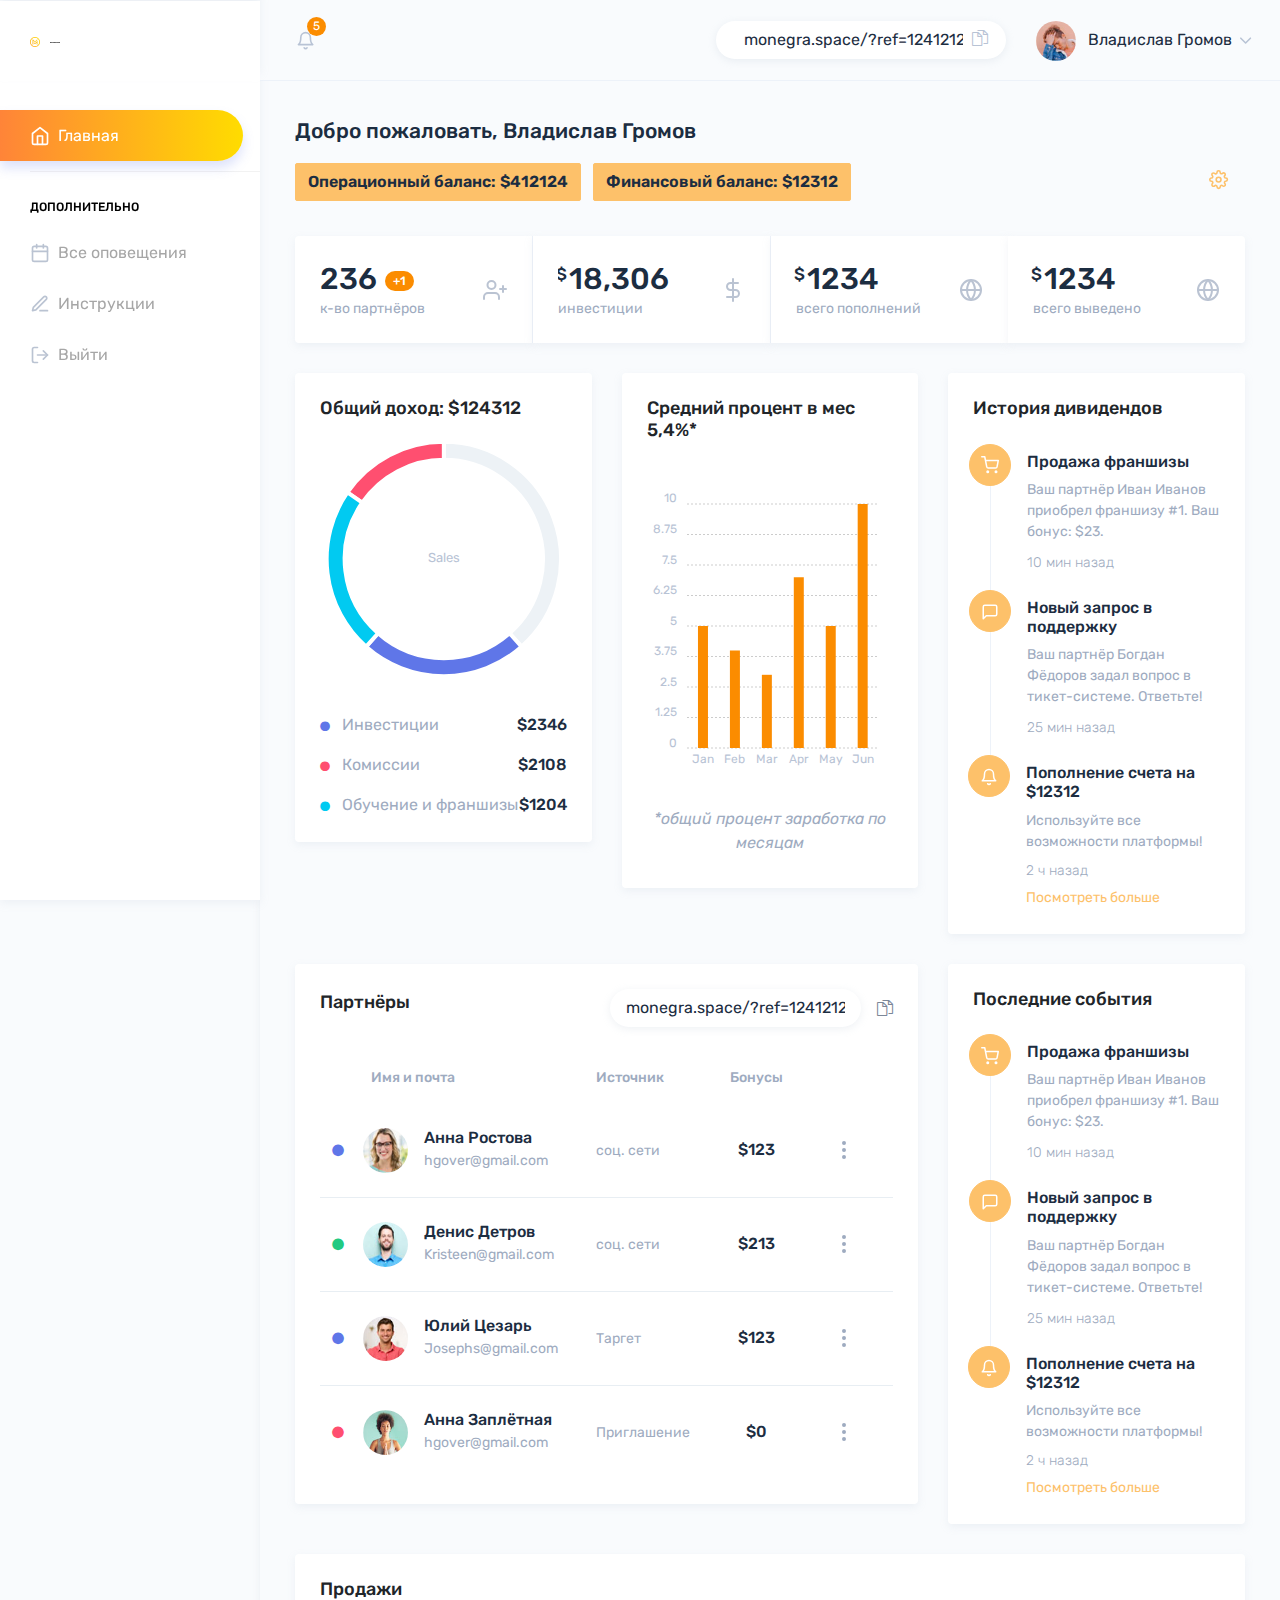
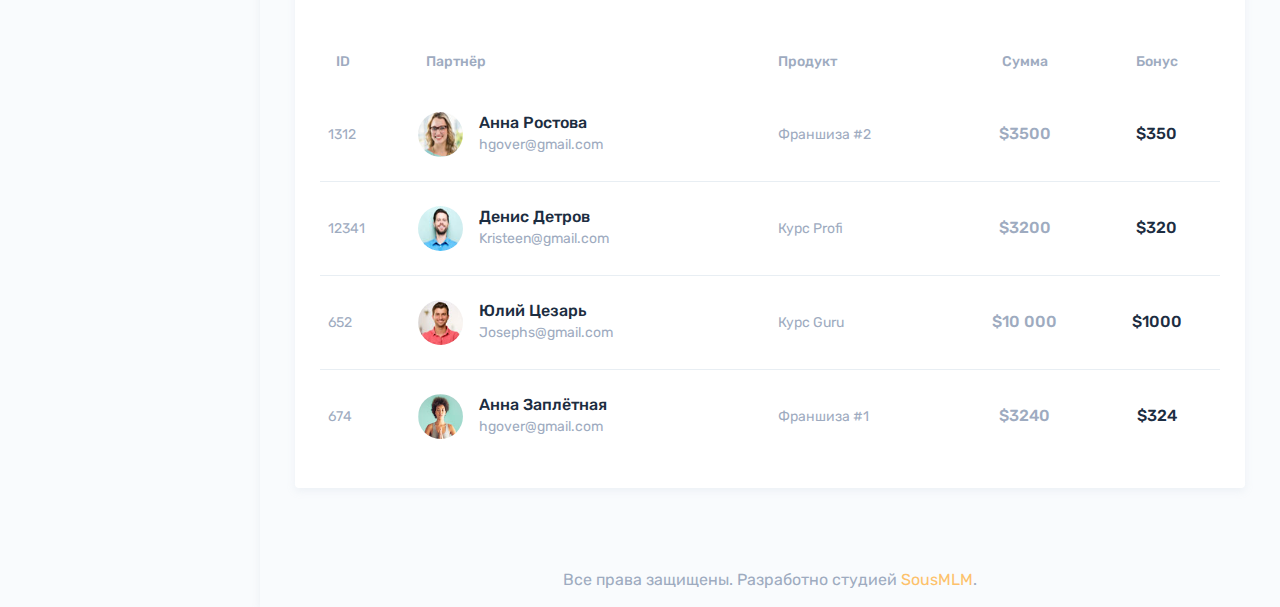
<file: index.html>
<!DOCTYPE html>
<html dir="ltr" lang="en">

<head>
    <meta charset="utf-8">
    <meta http-equiv="X-UA-Compatible" content="IE=edge">
    <meta name="viewport" content="width=device-width, initial-scale=1">
    <meta name="description" content="">
    <meta name="author" content="">
    <link rel="icon" type="image/png" sizes="16x16" href="assets/images/favicon.png">
    <title>Личный кабинет Monegra</title>
    <link href="assets/extra-libs/c3/c3.min.css" rel="stylesheet">
    <link href="assets/libs/chartist/dist/chartist.min.css" rel="stylesheet">
    <link href="assets/extra-libs/jvector/jquery-jvectormap-2.0.2.css" rel="stylesheet" />
    <link href="css/style.css" rel="stylesheet">
    <link href="css/custom.css" rel="stylesheet">
    <!-- <script src="https://oss.maxcdn.com/libs/html5shiv/3.7.0/html5shiv.js"></script> -->
    <!-- <script src="https://oss.maxcdn.com/libs/respond.js/1.4.2/respond.min.js"></script> -->
</head>

<body>
    <div class="preloader">
        <div class="lds-ripple">
            <div class="lds-pos"></div>
            <div class="lds-pos"></div>
        </div>
    </div>
    <div id="main-wrapper" data-theme="light" data-layout="vertical" data-navbarbg="skin6" data-sidebartype="full"
        data-sidebar-position="fixed" data-header-position="fixed" data-boxed-layout="full">
        <header class="topbar" data-navbarbg="skin6">
            <nav class="navbar top-navbar navbar-expand-md">
                <div class="navbar-header" data-logobg="skin6">
                    <a class="nav-toggler waves-effect waves-light d-block d-md-none" href="javascript:void(0)">
                        <i class="ti-menu ti-close"></i>
                    </a>
                    <div class="navbar-brand">
                        <a href="index.html">
                            <b class="logo-icon">
                                <img src="assets/images/logo-icon.svg" alt="homepage" class="" />
                            </b>
                            <span class="logo-text">
                                <img src="assets/images/logo-text.svg" alt="homepage" class="" />
                            </span>
                        </a>
                    </div>
                    <a class="topbartoggler d-block d-md-none waves-effect waves-light" href="javascript:void(0)"
                        data-toggle="collapse" data-target="#navbarSupportedContent" aria-controls="navbarSupportedContent" aria-expanded="false" aria-label="Toggle navigation">
                        <i class="ti-more"></i>
                    </a>
                </div>
                <div class="navbar-collapse collapse" id="navbarSupportedContent">
                    <ul class="navbar-nav float-left mr-auto ml-3 pl-1">
                        <li class="nav-item dropdown">
                            <a class="nav-link dropdown-toggle pl-md-3 position-relative" href="javascript:void(0)"
                                id="bell" role="button" data-toggle="dropdown" aria-haspopup="true"
                                aria-expanded="false">
                                <span><i data-feather="bell" class="svg-icon"></i></span>
                                <span class="badge badge-orange text-white notify-no rounded-circle">5</span>
                            </a>
                            <div class="dropdown-menu dropdown-menu-left mailbox animated bounceInDown">
                                <ul class="list-style-none">
                                    <li>
                                        <div class="message-center notifications position-relative">
                                            <a href="javascript:void(0)"
                                                class="message-item d-flex align-items-center border-bottom px-3 py-2">
                                                <div class="btn btn-warning text-white rounded-circle btn-circle">
                                                    <i data-feather="airplay" class="text-white"></i>
                                                </div>
                                                <div class="w-75 d-inline-block v-middle pl-2">
                                                    <h6 class="message-title mb-0 mt-1">Обзор личного кабинета</h6>
                                                    <span class="font-12 text-nowrap d-block text-muted">Просто посмотри!</span>
                                                    <span class="font-12 text-nowrap d-block text-muted">9:30 AM</span>
                                                </div>
                                            </a>
                                            <a href="javascript:void(0)"
                                                class="message-item d-flex align-items-center border-bottom px-3 py-2">
                                                <span class="btn btn-warning text-white text-white rounded-circle btn-circle"><i
                                                        data-feather="calendar" class="text-white"></i></span>
                                                <div class="w-75 d-inline-block v-middle pl-2">
                                                    <h6 class="message-title mb-0 mt-1">Event today</h6>
                                                    <span
                                                        class="font-12 text-nowrap d-block text-muted text-truncate">Just
                                                        a reminder that you have event</span>
                                                    <span class="font-12 text-nowrap d-block text-muted">9:10 AM</span>
                                                </div>
                                            </a>
                                            <a href="javascript:void(0)"
                                                class="message-item d-flex align-items-center border-bottom px-3 py-2">
                                                <span class="btn btn-warning text-white rounded-circle btn-circle"><i
                                                        data-feather="settings" class="text-white"></i></span>
                                                <div class="w-75 d-inline-block v-middle pl-2">
                                                    <h6 class="message-title mb-0 mt-1">Settings</h6>
                                                    <span
                                                        class="font-12 text-nowrap d-block text-muted text-truncate">You
                                                        can customize this template
                                                        as you want</span>
                                                    <span class="font-12 text-nowrap d-block text-muted">9:08 AM</span>
                                                </div>
                                            </a>
                                            <a href="javascript:void(0)"
                                                class="message-item d-flex align-items-center border-bottom px-3 py-2">
                                                <span class="btn btn-warning text-white rounded-circle btn-circle"><i
                                                        data-feather="box" class="text-white"></i></span>
                                                <div class="w-75 d-inline-block v-middle pl-2">
                                                    <h6 class="message-title mb-0 mt-1">Pavan kumar</h6> <span
                                                        class="font-12 text-nowrap d-block text-muted">Just
                                                        see the my admin!</span>
                                                    <span class="font-12 text-nowrap d-block text-muted">9:02 AM</span>
                                                </div>
                                            </a>
                                        </div>
                                    </li>
                                    <li>
                                        <a class="nav-link pt-3 text-center text-dark" href="javascript:void(0);">
                                            <strong>Посмотреть все оповещения</strong>
                                            <i class="fa fa-angle-right"></i>
                                        </a>
                                    </li>
                                </ul>
                            </div>
                        </li>
                        <!-- <li class="nav-item  d-md-block">
                            <a class="nav-link" href="javascript:void(0)">
                                <div class="customize-input">
                                    <select
                                        class="custom-select form-control bg-white custom-radius custom-shadow border-0">
                                        <option selected>RU</option>
                                        <option value="1">EN</option>
                                        <option value="2">DE</option>
                                        <option value="3">IT</option>
                                    </select>
                                </div>
                            </a>
                        </li> -->
                    </ul>
                    <ul class="navbar-nav float-right">
                        <!-- <li class="nav-item d-none d-md-block">
                            <a class="nav-link text-dark font-weight-bold" href="javascript:void(0)" data-toggle="tooltip" title="Финансовый баланс">
                                <p>$12312</p>
                            </a>
                        </li>
                        <li class="nav-item d-none d-md-block">
                            <a class="nav-link text-dark font-weight-bold" href="javascript:void(0)" data-toggle="tooltip" title="Операционный баланс">
                                <p>$412124</p>
                            </a>
                        </li> -->
                        <li class="nav-item d-md-block">
                            <a class="nav-link" href="javascript:void(0)">
                                <form class="d-flex">
                                    <div class="customize-input" data-toggle="tooltip" title="Реферальная ссылка. Скопируйте и отправьте тому, кого хотите пригласить.">
                                        <input class="form-control custom-shadow custom-radius border-0 bg-white text-dark"
                                            value="monegra.space/?ref=1241212" aria-label="reflink" disabled="">
                                        <i class="form-control-icon icon-docs"></i>
                                    </div>
                                </form>
                            </a>
                        </li>
                        <li class="nav-item dropdown">
                            <a class="nav-link dropdown-toggle" href="javascript:void(0)" data-toggle="dropdown"
                                aria-haspopup="true" aria-expanded="false">
                                <img src="assets/images/users/profile-pic.jpg" alt="user" class="rounded-circle"
                                    width="40">
                                <span class="ml-2 d-none d-lg-inline-block"><span></span> <span
                                        class="text-dark">Владислав Громов</span> <i data-feather="chevron-down"
                                        class="svg-icon"></i></span>
                            </a>
                            <div class="dropdown-menu dropdown-menu-right user-dd animated flipInY">
                                <a class="dropdown-item" href="javascript:void(0)"><i data-feather="settings"
                                        class="svg-icon mr-2 ml-1"></i>
                                    Настройки</a>
                                <div class="dropdown-divider"></div>
                                <a class="dropdown-item" href="javascript:void(0)"><i data-feather="power"
                                        class="svg-icon mr-2 ml-1"></i>
                                    Выйти</a>
                            </div>
                        </li>
                    </ul>
                </div>
            </nav>
        </header>
        <aside class="left-sidebar" data-sidebarbg="skin6">
            <div class="scroll-sidebar" data-sidebarbg="skin6">
                <nav class="sidebar-nav">
                    <ul id="sidebarnav">
                        <li class="sidebar-item">
                            <a class="sidebar-link sidebar-link" href="index.html" aria-expanded="false">
                                <i data-feather="home" class="feather-icon"></i>
                                <span class="hide-menu">Главная</span>
                            </a>
                        </li>
                        
                        <li class="list-divider"></li>
                        <li class="nav-small-cap"><span class="hide-menu">Дополнительно</span></li>
                        <li class="sidebar-item"> <a class="sidebar-link sidebar-link" href="app-calendar.html"
                                aria-expanded="false"><i data-feather="calendar" class="feather-icon"></i><span
                                    class="hide-menu">Все оповещения</span></a></li>
                        <li class="sidebar-item"> <a class="sidebar-link sidebar-link" href="../../docs/docs.html"
                                aria-expanded="false"><i data-feather="edit-3" class="feather-icon"></i><span
                                    class="hide-menu">Инструкции</span></a></li>
                        <li class="sidebar-item"> <a class="sidebar-link sidebar-link" href="authentication-login1.html"
                                aria-expanded="false"><i data-feather="log-out" class="feather-icon"></i><span
                                    class="hide-menu">Выйти</span></a></li>
                    </ul>
                </nav>
            </div>
        </aside>
        <div class="page-wrapper">
            <div class="page-breadcrumb">
                <div class="row">
                    <div class="col-12 mb-2 mt-2">
                        <h3 class="page-title text-truncate text-dark font-weight-medium mr-2">Добро пожаловать, Владислав Громов</h3>
                    </div>
                    <div class="col-11 align-self-center">
                        <button type="button" class="btn btn-warning text-dark font-weight-bold mr-2 mt-1" data-toggle="modal" data-target="#myModal">Операционный баланс: $412124</button>
                        <button type="button" class="btn btn-warning text-dark font-weight-bold mr-2 mt-1" data-toggle="modal" data-target="#myModal">Финансовый баланс: $12312</button>
                    </div>
                    <div class="dropdown col-1">
                        <a class="nav-link dropdown-toggle" href="#" id="navbarDropdown" role="button"
                            data-toggle="dropdown" aria-haspopup="true" aria-expanded="false">
                            <i data-feather="settings" class="svg-icon"></i>
                        </a>
                        <div class="dropdown-menu" aria-labelledby="navbarDropdown">
                            <a class="dropdown-item" href="#">Вся статистика</a>
                            <div class="dropdown-divider"></div>
                            <a class="dropdown-item" href="#">Инвестиционная программа</a>
                            <a class="dropdown-item" href="#">Партнёрская программа</a>
                            <a class="dropdown-item" href="#">Продажи услуг</a>
                        </div>
                    </div>
                    <!-- <div class="col-12 col-lg-3 align-self-center">
                        <div class="customize-input float-right">
                            <select class="custom-select custom-select-set form-control bg-white border-0 custom-shadow custom-radius">
                                <option selected>Вся статистика</option>
                                <option value="1">Инвестиционная программа</option>
                                <option value="2">Парнёрская программа</option>
                                <option value="2">Продажи услуг</option>
                            </select>
                        </div>
                    </div> -->
                </div>
            </div>
            <div class="container-fluid">
                <div class="card-group">
                    <div class="card border-right">
                        <div class="card-body">
                            <div class="d-flex d-lg-flex d-md-block align-items-center">
                                <div>
                                    <div class="d-inline-flex align-items-center">
                                        <h2 class="text-dark mb-1 font-weight-medium">236</h2>
                                        <span
                                            class="badge bg-orange font-12 text-white font-weight-medium badge-pill ml-2 d-lg-block d-md-none">+1</span>
                                    </div>
                                    <h6 class="text-muted font-weight-normal mb-0 w-100 text-truncate">к-во партнёров</h6>
                                </div>
                                <div class="ml-auto mt-md-3 mt-lg-0">
                                    <span class="opacity-7 text-muted"><i data-feather="user-plus"></i></span>
                                </div>
                            </div>
                        </div>
                    </div>
                    <div class="card border-right">
                        <div class="card-body">
                            <div class="d-flex d-lg-flex d-md-block align-items-center">
                                <div>
                                    <h2 class="text-dark mb-1 w-100 text-truncate font-weight-medium"><sup
                                            class="set-doller">$</sup>18,306</h2>
                                    <h6 class="text-muted font-weight-normal mb-0 w-100 text-truncate">инвестиции
                                    </h6>
                                </div>
                                <div class="ml-auto mt-md-3 mt-lg-0">
                                    <span class="opacity-7 text-muted"><i data-feather="dollar-sign"></i></span>
                                </div>
                            </div>
                        </div>
                    </div>
                    <div class="card">
                        <div class="card-body">
                            <div class="d-flex d-lg-flex d-md-block align-items-center">
                                <div>
                                    <h2 class="text-dark mb-1 font-weight-medium"><sup class="set-doller">$</sup>1234</h2>
                                    <h6 class="text-muted font-weight-normal mb-0 w-100 text-truncate">всего пополнений</h6>
                                </div>
                                <div class="ml-auto mt-md-3 mt-lg-0">
                                    <span class="opacity-7 text-muted"><i data-feather="globe"></i></span>
                                </div>
                            </div>
                        </div>
                    </div>
                    <div class="card">
                        <div class="card-body">
                            <div class="d-flex d-lg-flex d-md-block align-items-center">
                                <div>
                                    <h2 class="text-dark mb-1 font-weight-medium"><sup class="set-doller">$</sup>1234</h2>
                                    <h6 class="text-muted font-weight-normal mb-0 w-100 text-truncate">всего выведено</h6>
                                </div>
                                <div class="ml-auto mt-md-3 mt-lg-0">
                                    <span class="opacity-7 text-muted"><i data-feather="globe"></i></span>
                                </div>
                            </div>
                        </div>
                    </div>
                </div>
                <div class="row">
                    <div class="col-lg-4 col-md-12">
                        <div class="card">
                            <div class="card-body">
                                <h4 class="card-title">Общий доход: $124312</h4>
                                <div id="campaign-v2" class="mt-2" style="height:283px; width:100%;"></div>
                                <ul class="list-style-none mb-0">
                                    <li>
                                        <i class="fas fa-circle text-primary font-10 mr-2"></i>
                                        <span class="text-muted">Инвестиции</span>
                                        <span class="text-dark float-right font-weight-medium">$2346</span>
                                    </li>
                                    <li class="mt-3">
                                        <i class="fas fa-circle text-danger font-10 mr-2"></i>
                                        <span class="text-muted">Комиссии</span>
                                        <span class="text-dark float-right font-weight-medium">$2108</span>
                                    </li>
                                    <li class="mt-3">
                                        <i class="fas fa-circle text-cyan font-10 mr-2"></i>
                                        <span class="text-muted">Обучение и франшизы</span>
                                        <span class="text-dark float-right font-weight-medium">$1204</span>
                                    </li>                                </ul>
                            </div>
                        </div>
                    </div>
                    <div class="col-lg-4 col-md-12">
                        <div class="card">
                            <div class="card-body">
                                <h4 class="card-title">Средний процент в мес 5,4%*</h4>
                                <div class="net-income mt-4 position-relative" style="height:294px;"></div>
                                <ul class="list-inline text-center mt-5 mb-2">
                                    <li class="list-inline-item text-muted font-italic">*общий процент заработка по месяцам</li>
                                </ul>
                            </div>
                        </div>
                    </div>
                    <div class="col-md-6 col-lg-4">
                        <div class="card">
                            <div class="card-body">
                                <h4 class="card-title">История дивидендов</h4>
                                <div class="mt-4 activity">
                                    <div class="d-flex align-items-start border-left-line pb-3">
                                        <div>
                                            <a href="javascript:void(0)" class="btn btn-warning text-white btn-circle mb-2 btn-item">
                                                <i data-feather="shopping-cart"></i>
                                            </a>
                                        </div>
                                        <div class="ml-3 mt-2">
                                            <h5 class="text-dark font-weight-medium mb-2">Продажа франшизы</h5>
                                            <p class="font-14 mb-2 text-muted">Ваш партнёр Иван Иванов приобрел франшизу #1. Ваш бонус: $23.</p>
                                            <span class="font-weight-light font-14 text-muted">10 мин назад</span>
                                        </div>
                                    </div>
                                    <div class="d-flex align-items-start border-left-line pb-3">
                                        <div>
                                            <a href="javascript:void(0)"
                                                class="btn btn-warning text-white btn-circle mb-2 btn-item">
                                                <i data-feather="message-square"></i>
                                            </a>
                                        </div>
                                        <div class="ml-3 mt-2">
                                            <h5 class="text-dark font-weight-medium mb-2">Новый запрос в поддержку</h5>
                                            <p class="font-14 mb-2 text-muted">Ваш партнёр Богдан Фёдоров задал вопрос в тикет-системе. Ответьте!</p>
                                            <span class="font-weight-light font-14 text-muted">25 мин назад</span>
                                        </div>
                                    </div>
                                    <div class="d-flex align-items-start border-left-line">
                                        <div>
                                            <a href="javascript:void(0)" class="btn btn-warning text-white btn-circle mb-2 btn-item">
                                                <i data-feather="bell"></i>
                                            </a>
                                        </div>
                                        <div class="ml-3 mt-2">
                                            <h5 class="text-dark font-weight-medium mb-2">Пополнение счета на $<span>12312</span>
                                            </h5>
                                            <p class="font-14 mb-2 text-muted">Используйте все возможности платформы!</p>
                                            <span class="font-weight-light font-14 mb-1 d-block text-muted">2 ч назад</span>
                                            <a href="javascript:void(0)" class="font-14 pb-1 border-info text-warning">Посмотреть больше</a>
                                        </div>
                                    </div>
                                </div>
                            </div>
                        </div>
                    </div>
                </div>
                <div class="row">
                    <div class="col-lg-8 col-md-12">
                        <div class="card">
                            <div class="card-body">
                                <div class="d-flex align-items-center mb-4">
                                    <h4 class="card-title">Партнёры</h4>
                                    <div class="ml-auto">
                                        <form class="d-flex">
                                            <div class="customize-input d-flex align-items-center" data-toggle="tooltip" title="Реферальная ссылка. Скопируйте и отправьте тому, кого хотите пригласить.">
                                                <input class="form-control custom-shadow custom-radius border-0 bg-white text-dark pl-3 pr-3" value="monegra.space/?ref=1241212" aria-label="reflink" disabled="">
                                                <i class="form-control-icon icon-docs ml-3"></i>
                                            </div>
                                        </form>
                                    </div>
                                </div>
                                <div class="table-responsive">
                                    <table class="table no-wrap v-middle mb-0">
                                        <thead>
                                            <tr class="border-0">
                                                <th class="border-0"></th>
                                                <th class="border-0 font-14 font-weight-medium text-muted">Имя и почта
                                                </th>
                                                <th class="border-0 font-14 font-weight-medium text-muted px-2">Источник
                                                </th>
                                                <th class="border-0 font-14 font-weight-medium text-muted text-center">Бонусы</th>
                                                <th class="border-0"></th>
                                            </tr>
                                        </thead>
                                        <tbody>
                                            <tr>
                                                <td class="border-top-0 text-center px-2 py-4"><i
                                                        class="fa fa-circle text-primary font-12" data-toggle="tooltip"
                                                        data-placement="top" title="новичок"></i></td>
                                                <td class="border-top-0 px-2 py-4">
                                                    <div class="d-flex no-block align-items-center">
                                                        <div class="mr-3"><img
                                                                src="assets/images/users/widget-table-pic1.jpg"
                                                                alt="user" class="rounded-circle" width="45"
                                                                height="45" /></div>
                                                        <div class="">
                                                            <h5 class="text-dark mb-0 font-16 font-weight-medium">Анна Ростова</h5>
                                                            <span class="text-muted font-14">hgover@gmail.com</span>
                                                        </div>
                                                    </div>
                                                </td>
                                                <td class="border-top-0 text-muted px-2 py-4 font-14">соц. сети</td>
                                                <td class="font-weight-medium text-dark border-top-0 px-2 py-4 text-center">$123
                                                </td>
                                                <td class="border-top-0 dropdown sub-dropdown">
                                                    <button class="btn btn-link text-muted dropdown-toggle" type="button"
                                                        id="dd1" data-toggle="dropdown" aria-haspopup="true"
                                                        aria-expanded="false">
                                                        <i data-feather="more-vertical"></i>
                                                    </button>
                                                    <div class="dropdown-menu dropdown-menu-right" aria-labelledby="dd1">
                                                        <a class="dropdown-item disabled text-muted" href="#">Посмотреть детальную информацию</a>
                                                        <a class="dropdown-item disabled text-muted" href="#">Передать партнёра другому наставнику</a>
                                                    </div>
                                                </td>
                                            </tr>
                                            <tr>
                                                <td class="text-center px-2 py-4"><i
                                                        class="fa fa-circle text-success font-12" data-toggle="tooltip"
                                                        data-placement="top" title="опытный"></i>
                                                </td>
                                                <td class="px-2 py-4">
                                                    <div class="d-flex no-block align-items-center">
                                                        <div class="mr-3"><img
                                                                src="assets/images/users/widget-table-pic2.jpg"
                                                                alt="user" class="rounded-circle" width="45"
                                                                height="45" /></div>
                                                        <div class="">
                                                            <h5 class="text-dark mb-0 font-16 font-weight-medium">Денис Детров
                                                            </h5>
                                                            <span class="text-muted font-14">Kristeen@gmail.com</span>
                                                        </div>
                                                    </div>
                                                </td>
                                                <td class="text-muted px-2 py-4 font-14">соц. сети</td>
                                                <td class="font-weight-medium text-dark px-2 py-4 text-center">$213</td>
                                                <td class="dropdown sub-dropdown">
                                                    <button class="btn btn-link text-muted dropdown-toggle" type="button"
                                                        id="dd1" data-toggle="dropdown" aria-haspopup="true"
                                                        aria-expanded="false">
                                                        <i data-feather="more-vertical"></i>
                                                    </button>
                                                    <div class="dropdown-menu dropdown-menu-right" aria-labelledby="dd1">
                                                        <a class="dropdown-item disabled text-muted" href="#">Посмотреть детальную информацию</a>
                                                        <a class="dropdown-item disabled text-muted" href="#">Передать партнёра другому наставнику</a>
                                                    </div>
                                                </td>
                                            </tr>
                                            <tr>
                                                <td class="text-center px-2 py-4"><i
                                                        class="fa fa-circle text-primary font-12" data-toggle="tooltip"
                                                        data-placement="top" title="Новичок"></i>
                                                </td>
                                                <td class="px-2 py-4">
                                                    <div class="d-flex no-block align-items-center">
                                                        <div class="mr-3"><img
                                                                src="assets/images/users/widget-table-pic3.jpg"
                                                                alt="user" class="rounded-circle" width="45"
                                                                height="45" /></div>
                                                        <div class="">
                                                            <h5 class="text-dark mb-0 font-16 font-weight-medium">Юлий Цезарь
                                                            </h5>
                                                            <span class="text-muted font-14">Josephs@gmail.com</span>
                                                        </div>
                                                    </div>
                                                </td>
                                                <td class="text-muted px-2 py-4 font-14">Таргет</td>
                                                <td class="font-weight-medium text-dark px-2 py-4 text-center">$123</td>
                                                <td class="dropdown sub-dropdown">
                                                    <button class="btn btn-link text-muted dropdown-toggle" type="button"
                                                        id="dd1" data-toggle="dropdown" aria-haspopup="true"
                                                        aria-expanded="false">
                                                        <i data-feather="more-vertical"></i>
                                                    </button>
                                                    <div class="dropdown-menu dropdown-menu-right" aria-labelledby="dd1">
                                                        <a class="dropdown-item disabled text-muted" href="#">Посмотреть детальную информацию</a>
                                                        <a class="dropdown-item disabled text-muted" href="#">Передать партнёра другому наставнику</a>
                                                    </div>
                                                </td>
                                            </tr>
                                            <tr>
                                                <td class="text-center px-2 py-4"><i
                                                        class="fa fa-circle text-danger font-12" data-toggle="tooltip"
                                                        data-placement="top" title="Приглашение отправлено"></i></td>
                                                <td class="px-2 py-4">
                                                    <div class="d-flex no-block align-items-center">
                                                        <div class="mr-3"><img
                                                                src="assets/images/users/widget-table-pic4.jpg"
                                                                alt="user" class="rounded-circle" width="45"
                                                                height="45" /></div>
                                                        <div class="">
                                                            <h5 class="text-dark mb-0 font-16 font-weight-medium">Анна Заплётная
                                                            </h5>
                                                            <span class="text-muted font-14">hgover@gmail.com</span>
                                                        </div>
                                                    </div>
                                                </td>
                                                <td class="text-muted px-2 py-4 font-14">Приглашение</td>
                                                <td class="font-weight-medium text-dark px-2 py-4 text-center">$0</td>
                                                <td class="dropdown sub-dropdown">
                                                    <button class="btn btn-link text-muted dropdown-toggle" type="button"
                                                        id="dd1" data-toggle="dropdown" aria-haspopup="true"
                                                        aria-expanded="false">
                                                        <i data-feather="more-vertical"></i>
                                                    </button>
                                                    <div class="dropdown-menu dropdown-menu-right" aria-labelledby="dd1">
                                                        <a class="dropdown-item disabled text-muted" href="#">Посмотреть детальную информацию</a>
                                                        <a class="dropdown-item disabled text-muted" href="#">Передать партнёра другому наставнику</a>
                                                    </div>
                                                </td>
                                            </tr>
                                        </tbody>
                                    </table>
                                </div>
                            </div>
                        </div>
                    </div>
                    <div class="col-md-6 col-lg-4">
                        <div class="card">
                            <div class="card-body">
                                <h4 class="card-title">Последние события</h4>
                                <div class="mt-4 activity">
                                    <div class="d-flex align-items-start border-left-line pb-3">
                                        <div>
                                            <a href="javascript:void(0)" class="btn btn-warning text-white btn-circle mb-2 btn-item">
                                                <i data-feather="shopping-cart"></i>
                                            </a>
                                        </div>
                                        <div class="ml-3 mt-2">
                                            <h5 class="text-dark font-weight-medium mb-2">Продажа франшизы</h5>
                                            <p class="font-14 mb-2 text-muted">Ваш партнёр Иван Иванов приобрел франшизу #1. Ваш бонус: $23.</p>
                                            <span class="font-weight-light font-14 text-muted">10 мин назад</span>
                                        </div>
                                    </div>
                                    <div class="d-flex align-items-start border-left-line pb-3">
                                        <div>
                                            <a href="javascript:void(0)"
                                                class="btn btn-warning text-white btn-circle mb-2 btn-item">
                                                <i data-feather="message-square"></i>
                                            </a>
                                        </div>
                                        <div class="ml-3 mt-2">
                                            <h5 class="text-dark font-weight-medium mb-2">Новый запрос в поддержку</h5>
                                            <p class="font-14 mb-2 text-muted">Ваш партнёр Богдан Фёдоров задал вопрос в тикет-системе. Ответьте!</p>
                                            <span class="font-weight-light font-14 text-muted">25 мин назад</span>
                                        </div>
                                    </div>
                                    <div class="d-flex align-items-start border-left-line">
                                        <div>
                                            <a href="javascript:void(0)" class="btn btn-warning text-white btn-circle mb-2 btn-item">
                                                <i data-feather="bell"></i>
                                            </a>
                                        </div>
                                        <div class="ml-3 mt-2">
                                            <h5 class="text-dark font-weight-medium mb-2">Пополнение счета на $<span>12312</span>
                                            </h5>
                                            <p class="font-14 mb-2 text-muted">Используйте все возможности платформы!</p>
                                            <span class="font-weight-light font-14 mb-1 d-block text-muted">2 ч назад</span>
                                            <a href="javascript:void(0)" class="font-14 pb-1 border-info text-warning">Посмотреть больше</a>
                                        </div>
                                    </div>
                                </div>
                            </div>
                        </div>
                    </div>
                </div>
                <div class="row">
                    <div class="col-12">
                        <div class="card">
                            <div class="card-body">
                                <div class="d-flex align-items-center mb-4">
                                    <h4 class="card-title">Продажи</h4>
                                </div>
                                <div class="table-responsive">
                                    <table class="table no-wrap v-middle mb-0">
                                        <thead>
                                            <tr class="border-0">
                                                <th class="border-0 font-14 font-weight-medium text-muted">ID
                                                </th>
                                                <th class="border-0 font-14 font-weight-medium text-muted">Партнёр
                                                </th>
                                                <th class="border-0 font-14 font-weight-medium text-muted px-2">Продукт
                                                </th>
                                                <th class="border-0 font-14 font-weight-medium text-muted text-center">
                                                    Сумма
                                                </th>
                                                <th class="border-0 font-14 font-weight-medium text-muted text-center">Бонус</th>
                                            </tr>
                                        </thead>
                                        <tbody>
                                            <tr>
                                                <td class="border-top-0 text-muted px-2 py-4 font-14">1312</td>
                                                <td class="border-top-0 px-2 py-4">
                                                    <div class="d-flex no-block align-items-center">
                                                        <div class="mr-3"><img
                                                                src="../assets/images/users/widget-table-pic1.jpg"
                                                                alt="user" class="rounded-circle" width="45"
                                                                height="45" /></div>
                                                        <div class="">
                                                            <h5 class="text-dark mb-0 font-16 font-weight-medium">Анна Ростова</h5>
                                                            <span class="text-muted font-14">hgover@gmail.com</span>
                                                        </div>
                                                    </div>
                                                </td>
                                                <td class="border-top-0 text-muted px-2 py-4 font-14">Франшиза #2</td>
                                                <td
                                                    class="border-top-0 text-center font-weight-medium text-muted px-2 py-4">
                                                    $3500
                                                </td>
                                                <td class="font-weight-medium text-dark border-top-0 px-2 py-4 text-center">$350
                                                </td>
                                            </tr>
                                            <tr>
                                                <td class="text-muted px-2 py-4 font-14">12341</td>
                                                <td class="px-2 py-4">
                                                    <div class="d-flex no-block align-items-center">
                                                        <div class="mr-3"><img
                                                                src="../assets/images/users/widget-table-pic2.jpg"
                                                                alt="user" class="rounded-circle" width="45"
                                                                height="45" /></div>
                                                        <div class="">
                                                            <h5 class="text-dark mb-0 font-16 font-weight-medium">Денис Детров
                                                            </h5>
                                                            <span class="text-muted font-14">Kristeen@gmail.com</span>
                                                        </div>
                                                    </div>
                                                </td>
                                                <td class="text-muted px-2 py-4 font-14">Курс Profi</td>
                                                <td class="text-center text-muted font-weight-medium px-2 py-4">$3200</td>
                                                <td class="font-weight-medium text-dark px-2 py-4 text-center">$320</td>
                                            </tr>
                                            <tr>
                                                <td class="text-muted px-2 py-4 font-14">652</td>
                                                <td class="px-2 py-4">
                                                    <div class="d-flex no-block align-items-center">
                                                        <div class="mr-3"><img
                                                                src="../assets/images/users/widget-table-pic3.jpg"
                                                                alt="user" class="rounded-circle" width="45"
                                                                height="45" /></div>
                                                        <div class="">
                                                            <h5 class="text-dark mb-0 font-16 font-weight-medium">Юлий Цезарь
                                                            </h5>
                                                            <span class="text-muted font-14">Josephs@gmail.com</span>
                                                        </div>
                                                    </div>
                                                </td>
                                                <td class="text-muted px-2 py-4 font-14">Курс Guru</td>
                                                <td class="text-center text-muted font-weight-medium px-2 py-4">$10 000</td>
                                                <td class="font-weight-medium text-dark px-2 py-4 text-center">$1000</td>
                                            </tr>
                                            <tr>
                                                <td class="text-muted px-2 py-4 font-14">674</td>
                                                <td class="px-2 py-4">
                                                    <div class="d-flex no-block align-items-center">
                                                        <div class="mr-3"><img
                                                                src="../assets/images/users/widget-table-pic4.jpg"
                                                                alt="user" class="rounded-circle" width="45"
                                                                height="45" /></div>
                                                        <div class="">
                                                            <h5 class="text-dark mb-0 font-16 font-weight-medium">Анна Заплётная
                                                            </h5>
                                                            <span class="text-muted font-14">hgover@gmail.com</span>
                                                        </div>
                                                    </div>
                                                </td>
                                                <td class="text-muted px-2 py-4 font-14">Франшиза #1</td>
                                                <td class="text-center text-muted font-weight-medium px-2 py-4">$3240</td>
                                                <td class="font-weight-medium text-dark px-2 py-4 text-center">$324</td>
                                            </tr>
                                        </tbody>
                                    </table>
                                </div>
                            </div>
                        </div>
                    </div>
                </div>
            </div>
                <footer class="footer text-center text-muted">
                Все права защищены. Разработно студией <a class="text-warning" href="https://sousmlm.com">SousMLM</a>.
            </footer>
        </div>
    </div>

    <div id="myModal" class="modal fade" tabindex="-1" role="dialog" aria-labelledby="myModalLabel" aria-hidden="true" style="display: none;">
        <div class="modal-dialog modal-lg">
            <div class="modal-content">
                <div class="modal-header border-0">
                    <h4 class="modal-title" id="myModalLabel">Операционный баланс: 412 USD</h4>
                    <button type="button" class="close" data-dismiss="modal" aria-hidden="true">×</button>
                </div>
                <div class="modal-body pt-0">
                    <ul class="nav nav-tabs mb-3">
                        <li class="nav-item">
                            <a href="#home" data-toggle="tab" aria-expanded="false" class="nav-link active">
                                <i class="mdi mdi-home-variant d-lg-none d-block mr-1"></i>
                                <span>Пополнение</span>
                            </a>
                        </li>
                        <li class="nav-item">
                            <a href="#profile" data-toggle="tab" aria-expanded="true" class="nav-link">
                                <i class="mdi mdi-account-circle d-lg-none d-block mr-1"></i>
                                <span>Вывод</span>
                            </a>
                        </li>
                        <li class="nav-item">
                            <a href="#settings" data-toggle="tab" aria-expanded="false" class="nav-link">
                                <i class="mdi mdi-settings-outline d-lg-none d-block mr-1"></i>
                                <span>Перевод на финансовый баланс</span>
                            </a>
                        </li>
                    </ul>
                    <div class="tab-content">
                        <div class="tab-pane active" id="home">
                            <div class="">
                                <div class="">
                                    <div class="card-body p-0">
                                        <div class="row">
                                            <div class="col-sm-12 col-lg-3 mb-2 mb-sm-0">
                                                <div class="nav flex-column nav-pills" id="v-pills-tab" role="tablist"
                                                    aria-orientation="vertical">
                                                    <a class="nav-link active show" id="v-pills-home-tab" data-toggle="pill"
                                                        href="#v-pills-home" role="tab" aria-controls="v-pills-home"
                                                        aria-selected="true">
                                                        <i class="mdi mdi-home-variant d-lg-none d-block mr-1"></i>
                                                        <span>С карты</span>
                                                    </a>
                                                    <a class="nav-link" id="v-pills-profile-tab" data-toggle="pill"
                                                        href="#v-pills-profile" role="tab" aria-controls="v-pills-profile"
                                                        aria-selected="false">
                                                        <i class="mdi mdi-account-circle d-lg-none d-block mr-1"></i>
                                                        <span>С Bitcoin</span>
                                                    </a>
                                                </div>
                                            </div> <!-- end col-->
                                            <div class="col-sm-12 col-lg-9">
                                                <div class="tab-content" id="v-pills-tabContent">
                                                    <div class="tab-pane fade active show" id="v-pills-home" role="tabpanel"
                                                        aria-labelledby="v-pills-home-tab">
                                                        <div class="">
                                                            <div class="card">
                                                                <div class="card-body">
                                                                    <h4 class="card-title">Пополнение с карты</h4>
                                                                    <form class="mt-3 row">
                                                                        <div class="form-group col-12">
                                                                            <input type="text" class="form-control" id="nametext" aria-describedby="name" placeholder="Номер карты">
                                                                            <small id="name" class="form-text text-muted">Введите номер карты, например, 4149 4900 1234 1234</small>
                                                                        </div>
                                                                        <div class="form-group col-8">
                                                                            <input type="text" class="form-control" id="nametext" aria-describedby="name" placeholder="Срок действия">
                                                                            <small id="name" class="form-text text-muted">Введите срок действия карты, например, 08/24</small>
                                                                        </div>
                                                                        <div class="form-group col-4">
                                                                            <input type="text" class="form-control" id="nametext" aria-describedby="name" placeholder="CVV">
                                                                            <small id="name" class="form-text text-muted">CVV-код. Пример: 123</small>
                                                                        </div>
                                                                        <div class="form-group col-8">
                                                                            <input type="text" class="form-control" id="nametext" aria-describedby="name" placeholder="Сумма пополнения">
                                                                            <small id="name" class="form-text text-muted">Введите сумму пополнения, например, 100 (USD)</small>
                                                                        </div>
                                                                        <div class="form-group col-4">
                                                                            <input type="submit" class="btn btn-warning text-white w-100" value="Пополнить">
                                                                        </div>
                                                                    </form>
                                                                </div>
                                                            </div>
                                                        </div>
                                                    </div>
                                                    <div class="tab-pane fade" id="v-pills-profile" role="tabpanel"
                                                        aria-labelledby="v-pills-profile-tab">
                                                        <div class="col-12">
                                                            <div class="card">
                                                                <div class="card-body">
                                                                    <h4 class="card-title">Пополнение через Bitcoin</h4>
                                                                    <form class="mt-3 row">
                                                                        <div class="form-group col-12">
                                                                            <input type="text" class="form-control" id="nametext" aria-describedby="name" value="0x2134213092314091324102384" disabled="">
                                                                            <small id="name" class="form-text text-muted">Отправьте указанную сумму на кошелек компании</small>
                                                                        </div>
                                                                        <div class="form-group col-5">
                                                                            <input type="text" class="form-control" id="nametext" aria-describedby="name" placeholder="0.0001">
                                                                            <small id="name" class="form-text text-muted">Сумма пополнения в BTC</small>
                                                                        </div>
                                                                        <div class="form-group col-2 pt-2">
                                                                            <span class="opacity-7 text-muted col-12"><i data-feather="repeat"></i></span>
                                                                        </div>
                                                                        <div class="form-group col-5">
                                                                            <input type="text" class="form-control" id="nametext" aria-describedby="name" placeholder="" value="$12341" disabled="">
                                                                            <small id="name" class="form-text text-muted">Сумма пополнения в USD</small>
                                                                        </div>
                                                                        <div class="form-group col-8">
                                                                        </div>
                                                                        <div class="form-group col-4">
                                                                            <input type="submit" class="btn btn-warning text-white w-100" value="Пополнить">
                                                                        </div>
                                                                    </form>
                                                                </div>
                                                            </div>
                                                        </div>
                                                    </div>
                                                </div> <!-- end tab-content-->
                                            </div> <!-- end col-->
                                        </div>
                                        <!-- end row-->
                                    </div> <!-- end card-body-->
                                </div> <!-- end card-->
                            </div> <!-- end col -->
                        </div>
                        <div class="tab-pane show" id="profile">
                            <p>Donec pede justo, fringilla vel, aliquet nec, vulputate eget, arcu. In enim
                                justo, rhoncus ut, imperdiet a, venenatis vitae, justo. Nullam dictum felis
                                eu pede mollis pretium. Integer tincidunt.Cras dapibus. Vivamus elementum
                                semper nisi. Aenean vulputate eleifend tellus. Aenean leo ligula, porttitor
                                eu, consequat vitae, eleifend ac, enim.</p>
                            <p class="mb-0">Food truck quinoa dolor sit amet, consectetuer adipiscing elit.
                                Aenean commodo ligula eget dolor. Aenean massa. Cum sociis natoque penatibus
                                et magnis dis parturient montes, nascetur ridiculus mus. Donec quam felis,
                                ultricies nec, pellentesque eu, pretium quis, sem. Nulla consequat massa
                                quis enim.</p>
                        </div>
                        <div class="tab-pane" id="settings">
                            <p>Food truck quinoa dolor sit amet, consectetuer adipiscing elit. Aenean
                                commodo ligula eget dolor. Aenean massa. Cum sociis natoque penatibus et
                                magnis dis parturient montes, nascetur ridiculus mus. Donec quam felis,
                                ultricies nec, pellentesque eu, pretium quis, sem. Nulla consequat massa
                                quis enim.</p>
                            <p class="mb-0">Donec pede justo, fringilla vel, aliquet nec, vulputate eget,
                                arcu. In enim justo, rhoncus ut, imperdiet a, venenatis vitae, justo. Nullam
                                dictum felis eu pede mollis pretium. Integer tincidunt.Cras dapibus. Vivamus
                                elementum semper nisi. Aenean vulputate eleifend tellus. Aenean leo ligula,
                                porttitor eu, consequat vitae, eleifend ac, enim.</p>
                        </div>
                    </div>
                </div>
                <div class="modal-footer">
                    <button type="button" class="btn btn-light" data-dismiss="modal">Закрыть</button>
                </div>
            </div><!-- /.modal-content -->
        </div><!-- /.modal-dialog -->
    </div>

    <script src="assets/libs/jquery/dist/jquery.min.js"></script>
    <script src="assets/libs/popper.js/dist/umd/popper.min.js"></script>
    <script src="assets/libs/bootstrap/dist/js/bootstrap.min.js"></script>
    <script src="js/app-style-switcher.js"></script>
    <script src="js/feather.min.js"></script>
    <script src="assets/libs/perfect-scrollbar/dist/perfect-scrollbar.jquery.min.js"></script>
    <script src="js/sidebarmenu.js"></script>
    <script src="js/custom.min.js"></script>
    <script src="assets/extra-libs/c3/d3.min.js"></script>
    <script src="assets/extra-libs/c3/c3.min.js"></script>
    <script src="assets/libs/chartist/dist/chartist.min.js"></script>
    <script src="assets/libs/chartist-plugin-tooltips/dist/chartist-plugin-tooltip.min.js"></script>
    <script src="assets/extra-libs/jvector/jquery-jvectormap-2.0.2.min.js"></script>
    <script src="assets/extra-libs/jvector/jquery-jvectormap-world-mill-en.js"></script>
    <script src="js/pages/dashboards/dashboard1.min.js"></script>
</body>

</html>
</file>
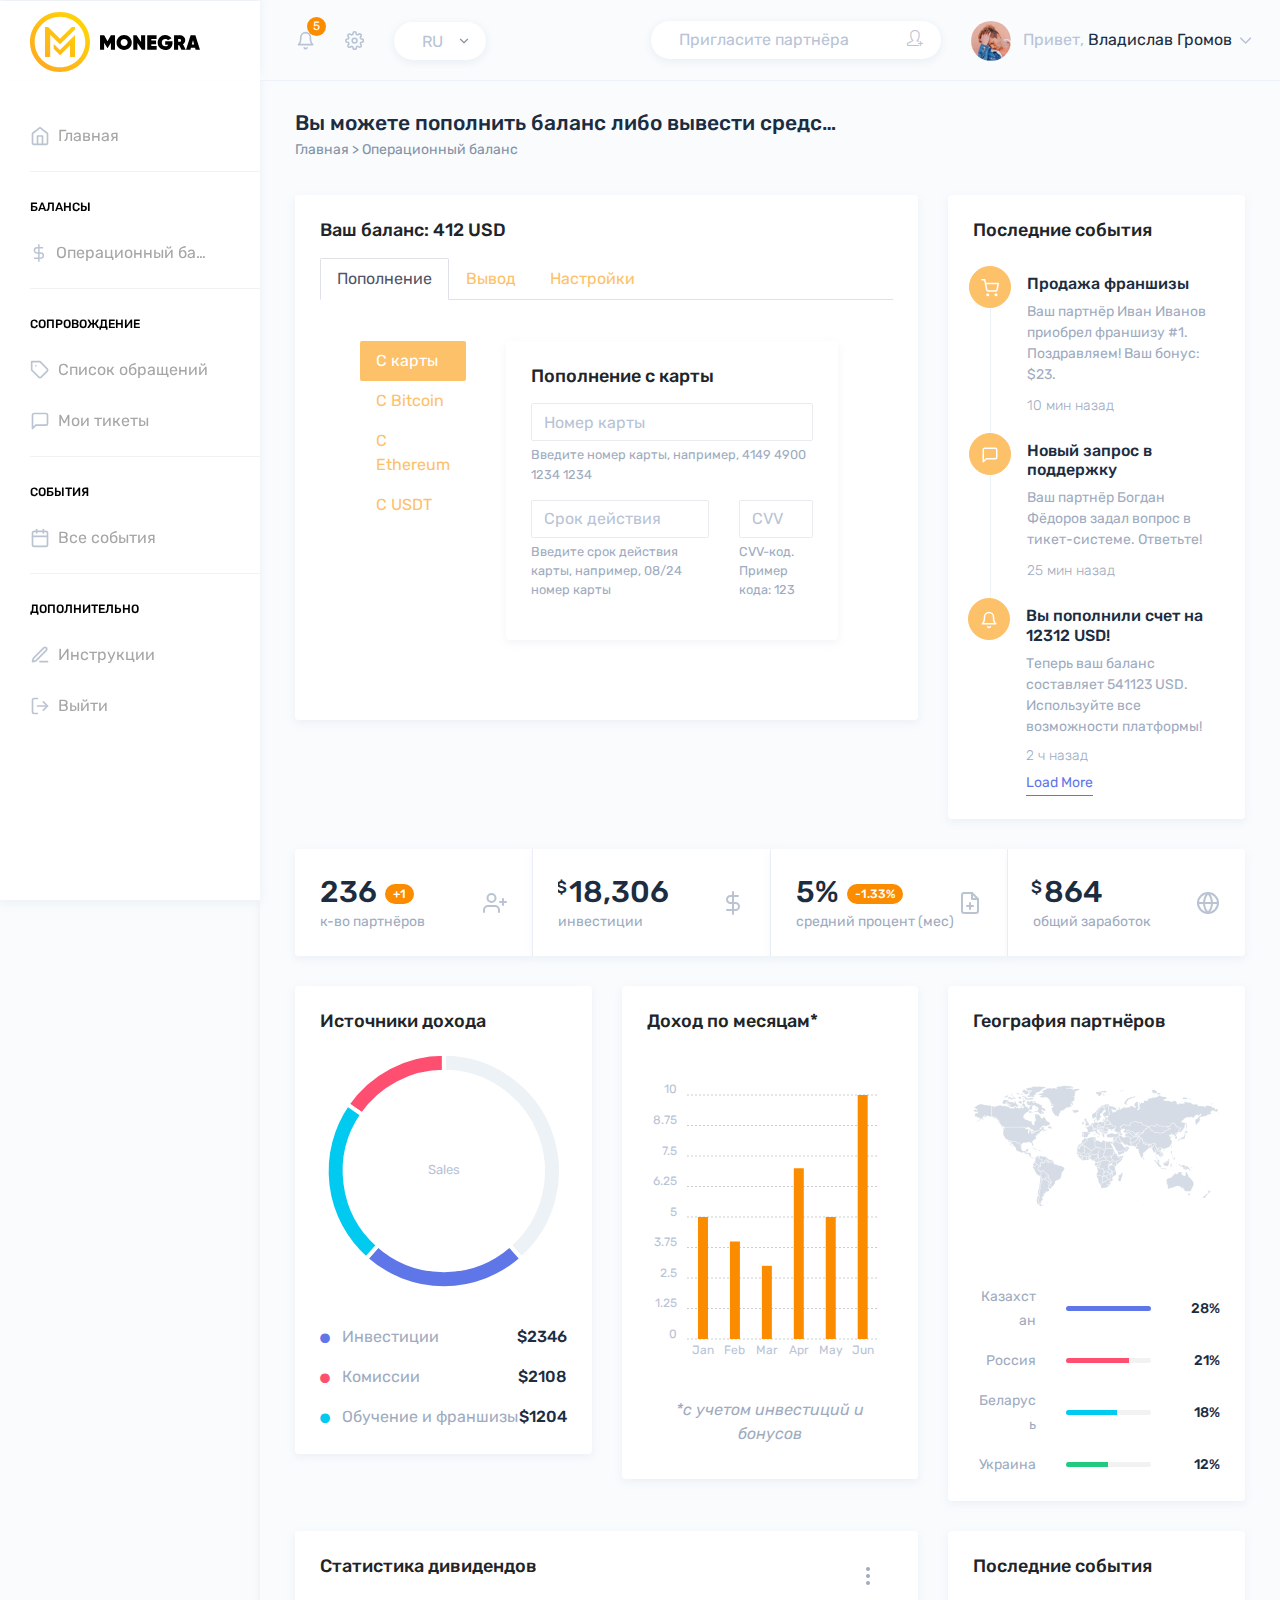
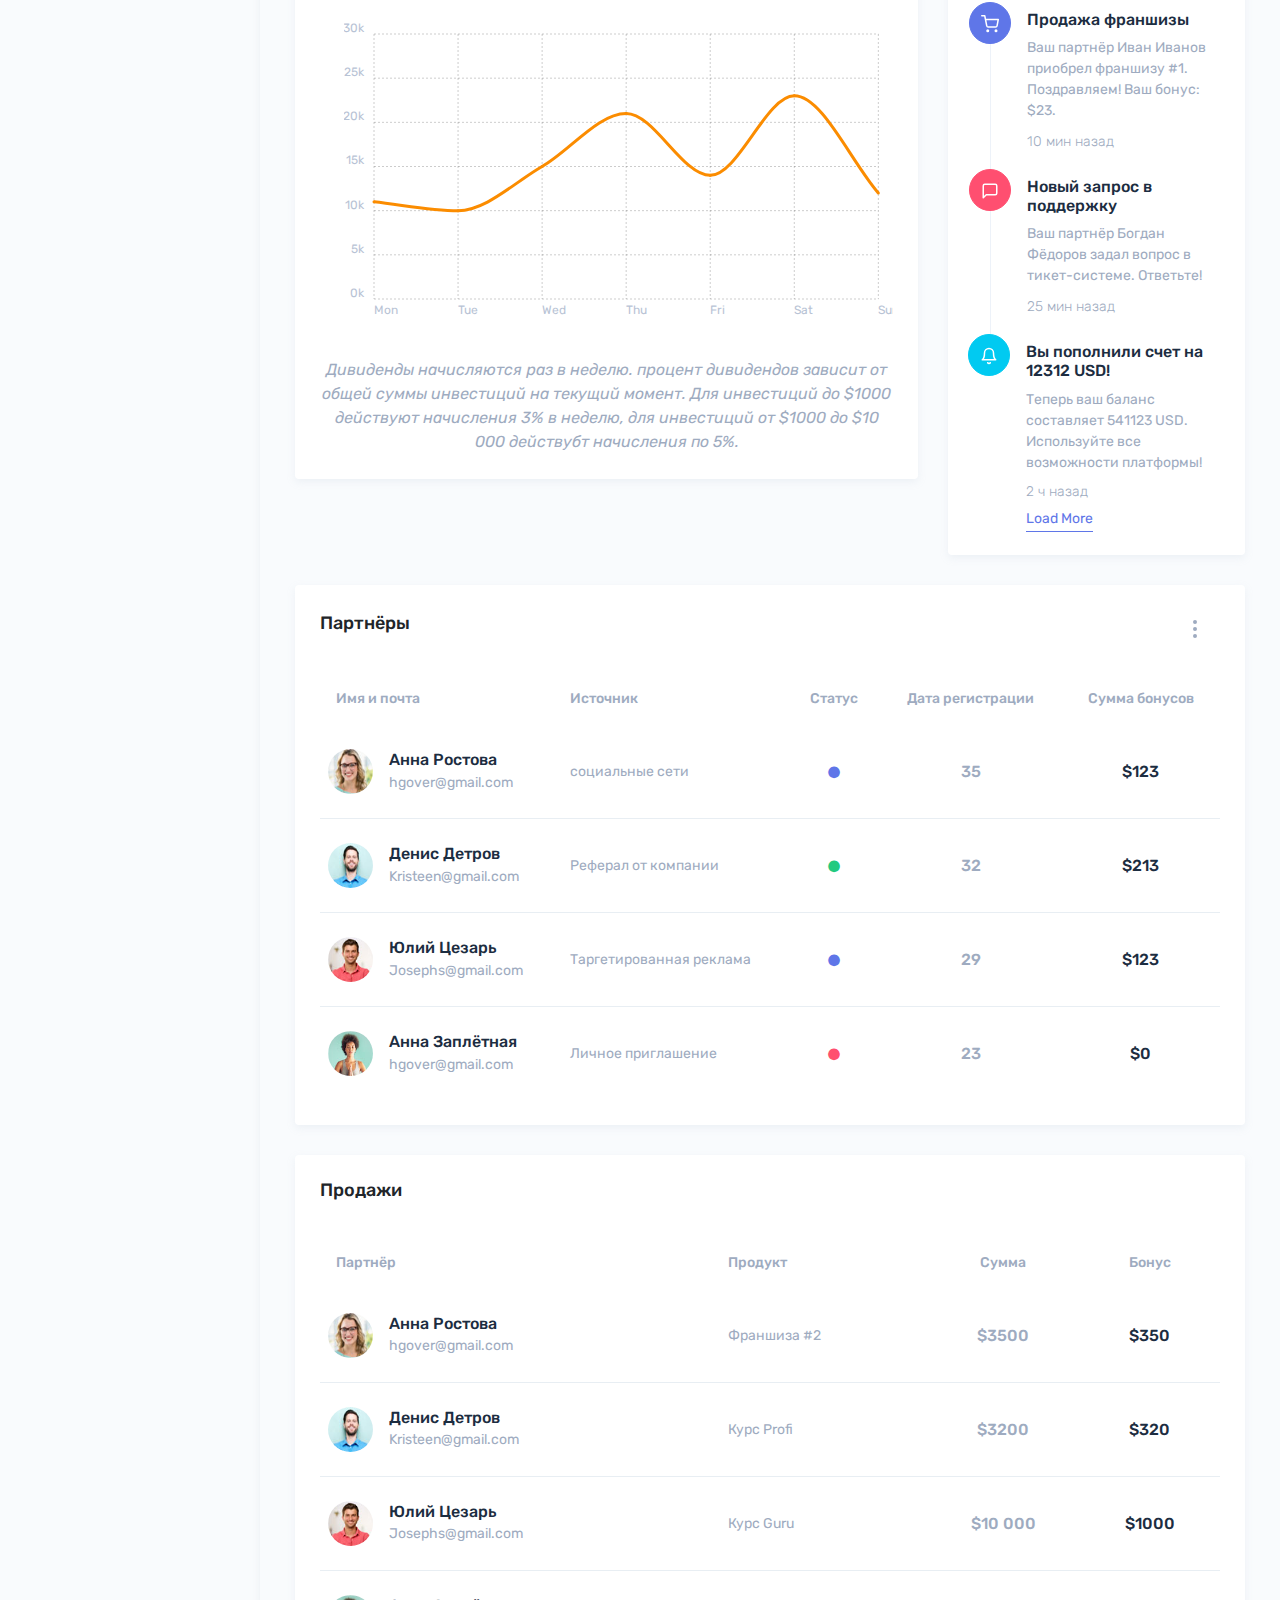
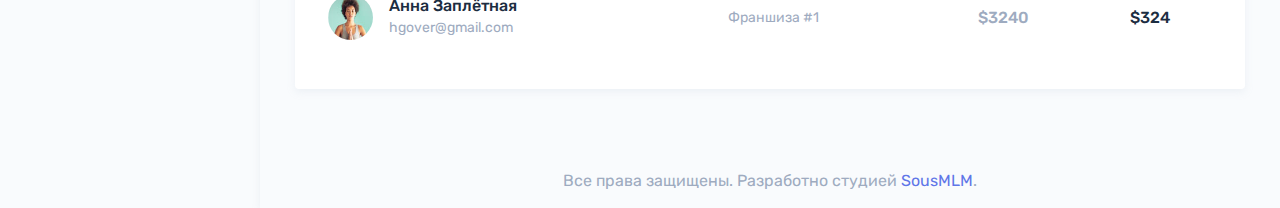
<file: balance.html>
<!DOCTYPE html>
<html dir="ltr" lang="en">

<head>
    <meta charset="utf-8">
    <meta http-equiv="X-UA-Compatible" content="IE=edge">
    <meta name="viewport" content="width=device-width, initial-scale=1">
    <meta name="description" content="">
    <meta name="author" content="">
    <link rel="icon" type="image/png" sizes="16x16" href="assets/images/favicon.png">
    <title>Личный кабинет Monegra</title>
    <link href="assets/extra-libs/c3/c3.min.css" rel="stylesheet">
    <link href="assets/libs/chartist/dist/chartist.min.css" rel="stylesheet">
    <link href="assets/extra-libs/jvector/jquery-jvectormap-2.0.2.css" rel="stylesheet" />
    <link href="css/style.css" rel="stylesheet">
    <link href="css/custom.css" rel="stylesheet">
    <!-- <script src="https://oss.maxcdn.com/libs/html5shiv/3.7.0/html5shiv.js"></script> -->
    <!-- <script src="https://oss.maxcdn.com/libs/respond.js/1.4.2/respond.min.js"></script> -->
</head>

<body>
    <div class="preloader">
        <div class="lds-ripple">
            <div class="lds-pos"></div>
            <div class="lds-pos"></div>
        </div>
    </div>
    <div id="main-wrapper" data-theme="light" data-layout="vertical" data-navbarbg="skin6" data-sidebartype="full"
        data-sidebar-position="fixed" data-header-position="fixed" data-boxed-layout="full">
        <header class="topbar" data-navbarbg="skin6">
            <nav class="navbar top-navbar navbar-expand-md">
                <div class="navbar-header" data-logobg="skin6">
                    <a class="nav-toggler waves-effect waves-light d-block d-md-none" href="javascript:void(0)">
                        <i class="ti-menu ti-close"></i>
                    </a>
                    <div class="navbar-brand">
                        <a href="index.html">
                            <b class="logo-icon">
                                <img src="assets/images/logo-icon.svg" alt="homepage" class="w-30" />
                            </b>
                            <span class="logo-text">
                                <img src="assets/images/logo-text.svg" alt="homepage" class="w-50" />
                            </span>
                        </a>
                    </div>
                    <a class="topbartoggler d-block d-md-none waves-effect waves-light" href="javascript:void(0)"
                        data-toggle="collapse" data-target="#navbarSupportedContent" aria-controls="navbarSupportedContent" aria-expanded="false" aria-label="Toggle navigation">
                        <i class="ti-more"></i>
                    </a>
                </div>
                <div class="navbar-collapse collapse" id="navbarSupportedContent">
                    <ul class="navbar-nav float-left mr-auto ml-3 pl-1">
                        <li class="nav-item dropdown">
                            <a class="nav-link dropdown-toggle pl-md-3 position-relative" href="javascript:void(0)"
                                id="bell" role="button" data-toggle="dropdown" aria-haspopup="true"
                                aria-expanded="false">
                                <span><i data-feather="bell" class="svg-icon"></i></span>
                                <span class="badge badge-orange text-white notify-no rounded-circle">5</span>
                            </a>
                            <div class="dropdown-menu dropdown-menu-left mailbox animated bounceInDown">
                                <ul class="list-style-none">
                                    <li>
                                        <div class="message-center notifications position-relative">
                                            <a href="javascript:void(0)"
                                                class="message-item d-flex align-items-center border-bottom px-3 py-2">
                                                <div class="btn btn-danger rounded-circle btn-circle">
                                                    <i data-feather="airplay" class="text-white"></i>
                                                </div>
                                                <div class="w-75 d-inline-block v-middle pl-2">
                                                    <h6 class="message-title mb-0 mt-1">Обзор личного кабинета</h6>
                                                    <span class="font-12 text-nowrap d-block text-muted">Просто посмотри!</span>
                                                    <span class="font-12 text-nowrap d-block text-muted">9:30 AM</span>
                                                </div>
                                            </a>
                                            <a href="javascript:void(0)"
                                                class="message-item d-flex align-items-center border-bottom px-3 py-2">
                                                <span class="btn btn-success text-white rounded-circle btn-circle"><i
                                                        data-feather="calendar" class="text-white"></i></span>
                                                <div class="w-75 d-inline-block v-middle pl-2">
                                                    <h6 class="message-title mb-0 mt-1">Event today</h6>
                                                    <span
                                                        class="font-12 text-nowrap d-block text-muted text-truncate">Just
                                                        a reminder that you have event</span>
                                                    <span class="font-12 text-nowrap d-block text-muted">9:10 AM</span>
                                                </div>
                                            </a>
                                            <a href="javascript:void(0)"
                                                class="message-item d-flex align-items-center border-bottom px-3 py-2">
                                                <span class="btn btn-info rounded-circle btn-circle"><i
                                                        data-feather="settings" class="text-white"></i></span>
                                                <div class="w-75 d-inline-block v-middle pl-2">
                                                    <h6 class="message-title mb-0 mt-1">Settings</h6>
                                                    <span
                                                        class="font-12 text-nowrap d-block text-muted text-truncate">You
                                                        can customize this template
                                                        as you want</span>
                                                    <span class="font-12 text-nowrap d-block text-muted">9:08 AM</span>
                                                </div>
                                            </a>
                                            <a href="javascript:void(0)"
                                                class="message-item d-flex align-items-center border-bottom px-3 py-2">
                                                <span class="btn btn-primary rounded-circle btn-circle"><i
                                                        data-feather="box" class="text-white"></i></span>
                                                <div class="w-75 d-inline-block v-middle pl-2">
                                                    <h6 class="message-title mb-0 mt-1">Pavan kumar</h6> <span
                                                        class="font-12 text-nowrap d-block text-muted">Just
                                                        see the my admin!</span>
                                                    <span class="font-12 text-nowrap d-block text-muted">9:02 AM</span>
                                                </div>
                                            </a>
                                        </div>
                                    </li>
                                    <li>
                                        <a class="nav-link pt-3 text-center text-dark" href="javascript:void(0);">
                                            <strong>Check all notifications</strong>
                                            <i class="fa fa-angle-right"></i>
                                        </a>
                                    </li>
                                </ul>
                            </div>
                        </li>
                        <li class="nav-item dropdown">
                            <a class="nav-link dropdown-toggle" href="#" id="navbarDropdown" role="button"
                                data-toggle="dropdown" aria-haspopup="true" aria-expanded="false">
                                <i data-feather="settings" class="svg-icon"></i>
                            </a>
                            <div class="dropdown-menu" aria-labelledby="navbarDropdown">
                                <a class="dropdown-item" href="#">Action</a>
                                <a class="dropdown-item" href="#">Another action</a>
                                <div class="dropdown-divider"></div>
                                <a class="dropdown-item" href="#">Something else here</a>
                            </div>
                        </li>
                        <li class="nav-item d-none d-md-block">
                            <a class="nav-link" href="javascript:void(0)">
                                <div class="customize-input">
                                    <select
                                        class="custom-select form-control bg-white custom-radius custom-shadow border-0">
                                        <option selected>RU</option>
                                        <option value="1">EN</option>
                                        <option value="2">DE</option>
                                        <option value="3">IT</option>
                                    </select>
                                </div>
                            </a>
                        </li>
                    </ul>
                    <ul class="navbar-nav float-right">
                        <li class="nav-item d-none d-md-block">
                            <a class="nav-link" href="javascript:void(0)">
                                <form class="d-flex">
                                    <div class="customize-input">
                                        <input class="form-control custom-shadow custom-radius border-0 bg-white"
                                            type="search" placeholder="Пригласите партнёра" aria-label="invite">
                                        <i class="form-control-icon icon-user-follow"></i>
                                    </div>
                                </form>
                            </a>
                        </li>
                        <li class="nav-item dropdown">
                            <a class="nav-link dropdown-toggle" href="javascript:void(0)" data-toggle="dropdown"
                                aria-haspopup="true" aria-expanded="false">
                                <img src="assets/images/users/profile-pic.jpg" alt="user" class="rounded-circle"
                                    width="40">
                                <span class="ml-2 d-none d-lg-inline-block"><span>Привет,</span> <span
                                        class="text-dark">Владислав Громов</span> <i data-feather="chevron-down"
                                        class="svg-icon"></i></span>
                            </a>
                            <div class="dropdown-menu dropdown-menu-right user-dd animated flipInY">
                                <a class="dropdown-item" href="javascript:void(0)"><i data-feather="user"
                                        class="svg-icon mr-2 ml-1"></i>
                                    Профиль</a>
                                <a class="dropdown-item" href="javascript:void(0)"><i data-feather="credit-card"
                                        class="svg-icon mr-2 ml-1"></i>
                                    Баланс</a>
                                <a class="dropdown-item" href="javascript:void(0)"><i data-feather="mail"
                                        class="svg-icon mr-2 ml-1"></i>
                                    Входящие</a>
                                <div class="dropdown-divider"></div>
                                <a class="dropdown-item" href="javascript:void(0)"><i data-feather="settings"
                                        class="svg-icon mr-2 ml-1"></i>
                                    Настройки</a>
                                <div class="dropdown-divider"></div>
                                <a class="dropdown-item" href="javascript:void(0)"><i data-feather="power"
                                        class="svg-icon mr-2 ml-1"></i>
                                    Выйти</a>
                                <div class="dropdown-divider"></div>
                                <div class="pl-4 p-3"><a href="javascript:void(0)" class="btn btn-sm btn-info">Смотреть профиль</a></div>
                            </div>
                        </li>
                    </ul>
                </div>
            </nav>
        </header>
        <aside class="left-sidebar" data-sidebarbg="skin6">
            <div class="scroll-sidebar" data-sidebarbg="skin6">
                <nav class="sidebar-nav">
                    <ul id="sidebarnav">
                        <li class="sidebar-item">
                            <a class="sidebar-link sidebar-link" href="index.html" aria-expanded="false">
                                <i data-feather="home" class="feather-icon"></i>
                                <span class="hide-menu">Главная</span>
                            </a>
                        </li>
                        <li class="list-divider"></li>
                        <li class="nav-small-cap"><span class="hide-menu">Балансы</span></li>
                        <li class="sidebar-item"> <a class="sidebar-link" href="ticket-list.html"
                                aria-expanded="false"><i data-feather="dollar-sign" class="feather-icon"></i><span
                                    class="hide-menu">Операционный баланс
                                </span></a>
                        </li>
                        <li class="list-divider"></li>
                        <li class="nav-small-cap"><span class="hide-menu">Сопровождение</span></li>
                        <li class="sidebar-item"> <a class="sidebar-link" href="ticket-list.html"
                                aria-expanded="false"><i data-feather="tag" class="feather-icon"></i><span
                                    class="hide-menu">Список обращений
                                </span></a>
                        </li>
                        <li class="sidebar-item"> <a class="sidebar-link sidebar-link" href="app-chat.html"
                                aria-expanded="false"><i data-feather="message-square" class="feather-icon"></i><span
                                    class="hide-menu">Мои тикеты</span></a></li>
                        <li class="list-divider"></li>
                        <li class="nav-small-cap"><span class="hide-menu">События</span></li>
                        <li class="sidebar-item"> <a class="sidebar-link sidebar-link" href="app-calendar.html"
                                aria-expanded="false"><i data-feather="calendar" class="feather-icon"></i><span
                                    class="hide-menu">Все события</span></a></li>
                        <li class="list-divider"></li>
                        <li class="nav-small-cap"><span class="hide-menu">Дополнительно</span></li>
                        <li class="sidebar-item"> <a class="sidebar-link sidebar-link" href="../../docs/docs.html"
                                aria-expanded="false"><i data-feather="edit-3" class="feather-icon"></i><span
                                    class="hide-menu">Инструкции</span></a></li>
                        <li class="sidebar-item"> <a class="sidebar-link sidebar-link" href="authentication-login1.html"
                                aria-expanded="false"><i data-feather="log-out" class="feather-icon"></i><span
                                    class="hide-menu">Выйти</span></a></li>
                    </ul>
                </nav>
            </div>
        </aside>
        <div class="page-wrapper">
            <div class="page-breadcrumb">
                <div class="row">
                    <div class="col-7 align-self-center">
                        <h3 class="page-title text-truncate text-dark font-weight-medium mb-1">Вы можете пополнить баланс либо вывести средства</h3>
                        <div class="d-flex align-items-center">
                            <nav aria-label="breadcrumb">
                                <ol class="breadcrumb m-0 p-0">
                                    <li class="breadcrumb-item">
                                        <a href="index.html">Главная > Операционный баланс</a>
                                    </li>
                                </ol>
                            </nav>
                        </div>
                    </div>
                </div>
            </div>
            <div class="container-fluid">
                <div class="row">
                    <div class="col-sm-12 col-lg-8">
                        <div class="card">
                            <div class="card-body">
                                <h4 class="card-title mb-3">Ваш баланс: 412 USD</h4>
                                <ul class="nav nav-tabs mb-3">
                                    <li class="nav-item">
                                        <a href="#home" data-toggle="tab" aria-expanded="false" class="nav-link active">
                                            <i class="mdi mdi-home-variant d-lg-none d-block mr-1"></i>
                                            <span>Пополнение</span>
                                        </a>
                                    </li>
                                    <li class="nav-item">
                                        <a href="#profile" data-toggle="tab" aria-expanded="true" class="nav-link">
                                            <i class="mdi mdi-account-circle d-lg-none d-block mr-1"></i>
                                            <span>Вывод</span>
                                        </a>
                                    </li>
                                    <li class="nav-item">
                                        <a href="#settings" data-toggle="tab" aria-expanded="false" class="nav-link">
                                            <i class="mdi mdi-settings-outline d-lg-none d-block mr-1"></i>
                                            <span>Настройки</span>
                                        </a>
                                    </li>
                                </ul>
                                <div class="tab-content">
                                    <div class="tab-pane active" id="home">
                                        <div class="col-12">
                                            <div class="">
                                                <div class="card-body">
                                                    <div class="row">
                                                        <div class="col-sm-12 col-lg-3 mb-2 mb-sm-0">
                                                            <div class="nav flex-column nav-pills" id="v-pills-tab" role="tablist"
                                                                aria-orientation="vertical">
                                                                <a class="nav-link active show" id="v-pills-home-tab" data-toggle="pill"
                                                                    href="#v-pills-home" role="tab" aria-controls="v-pills-home"
                                                                    aria-selected="true">
                                                                    <i class="mdi mdi-home-variant d-lg-none d-block mr-1"></i>
                                                                    <span>С карты</span>
                                                                </a>
                                                                <a class="nav-link" id="v-pills-profile-tab" data-toggle="pill"
                                                                    href="#v-pills-profile" role="tab" aria-controls="v-pills-profile"
                                                                    aria-selected="false">
                                                                    <i class="mdi mdi-account-circle d-lg-none d-block mr-1"></i>
                                                                    <span>С Bitcoin</span>
                                                                </a>
                                                                <a class="nav-link" id="v-pills-settings-tab" data-toggle="pill"
                                                                    href="#v-pills-settings" role="tab" aria-controls="v-pills-settings"
                                                                    aria-selected="false">
                                                                    <i class="mdi mdi-settings-outline d-lg-none d-block mr-1"></i>
                                                                    <span>C Ethereum</span>
                                                                </a>
                                                                <a class="nav-link" id="v-pills-settings-tab" data-toggle="pill"
                                                                    href="#v-pills-settings" role="tab" aria-controls="v-pills-settings"
                                                                    aria-selected="false">
                                                                    <i class="mdi mdi-settings-outline d-lg-none d-block mr-1"></i>
                                                                    <span>C USDT</span>
                                                                </a>
                                                            </div>
                                                        </div> <!-- end col-->
                                                        <div class="col-sm-12 col-lg-9">
                                                            <div class="tab-content" id="v-pills-tabContent">
                                                                <div class="tab-pane fade active show" id="v-pills-home" role="tabpanel"
                                                                    aria-labelledby="v-pills-home-tab">
                                                                    <div class="col-12">
                                                                        <div class="card">
                                                                            <div class="card-body">
                                                                                <h4 class="card-title">Пополнение с карты</h4>
                                                                                <form class="mt-3 row">
                                                                                    <div class="form-group col-12">
                                                                                        <input type="text" class="form-control" id="nametext" aria-describedby="name" placeholder="Номер карты">
                                                                                        <small id="name" class="form-text text-muted">Введите номер карты, например, 4149 4900 1234 1234</small>
                                                                                    </div>
                                                                                    <div class="form-group col-8">
                                                                                        <input type="text" class="form-control" id="nametext" aria-describedby="name" placeholder="Срок действия">
                                                                                        <small id="name" class="form-text text-muted">Введите срок действия карты, например, 08/24 номер карты</small>
                                                                                    </div>
                                                                                    <div class="form-group col-4">
                                                                                        <input type="text" class="form-control" id="nametext" aria-describedby="name" placeholder="CVV">
                                                                                        <small id="name" class="form-text text-muted">CVV-код. Пример кода: 123</small>
                                                                                    </div>
                                                                                </form>
                                                                            </div>
                                                                        </div>
                                                                    </div>
                                                                </div>
                                                                <div class="tab-pane fade" id="v-pills-profile" role="tabpanel"
                                                                    aria-labelledby="v-pills-profile-tab">
                                                                    <div class="col-12">
                                                                        <div class="card">
                                                                            <div class="card-body">
                                                                                <h4 class="card-title">Пополнение через Bitcoin</h4>
                                                                                <form class="mt-3 row">
                                                                                    <div class="form-group col-12">
                                                                                        <input type="text" class="form-control" id="nametext" aria-describedby="name" value="0x2134213092314091324102384" disabled="">
                                                                                        <small id="name" class="form-text text-muted">Отправьте указанную сумму на кошелек компании</small>
                                                                                    </div>
                                                                                    <div class="form-group col-8">
                                                                                        <input type="text" class="form-control" id="nametext" aria-describedby="name" placeholder="Срок действия">
                                                                                        <small id="name" class="form-text text-muted">Введите срок действия карты, например, 08/24 номер карты</small>
                                                                                    </div>
                                                                                    <div class="form-group col-4">
                                                                                        <input type="text" class="form-control" id="nametext" aria-describedby="name" placeholder="CVV">
                                                                                        <small id="name" class="form-text text-muted">CVV-код. Пример кода: 123</small>
                                                                                    </div>
                                                                                </form>
                                                                            </div>
                                                                        </div>
                                                                    </div>
                                                                </div>
                                                                <div class="tab-pane fade" id="v-pills-settings" role="tabpanel"
                                                                    aria-labelledby="v-pills-settings-tab">
                                                                    <p class="mb-0">Food truck quinoa dolor sit amet, consectetuer
                                                                        adipiscing elit. Aenean commodo ligula eget dolor. Aenean massa. Cum
                                                                        sociis
                                                                        natoque penatibus et magnis dis parturient montes, nascetur
                                                                        ridiculus mus. Donec quam felis, ultricies nec, pellentesque
                                                                        eu, pretium quis, sem. Nulla consequat massa quis enim. Cillum ad ut
                                                                        irure tempor velit nostrud occaecat ullamco
                                                                        aliqua anim Leggings sint. Veniam sint duis incididunt do esse magna
                                                                        mollit excepteur laborum qui.</p>
                                                                </div>
                                                            </div> <!-- end tab-content-->
                                                        </div> <!-- end col-->
                                                    </div>
                                                    <!-- end row-->
                                                </div> <!-- end card-body-->
                                            </div> <!-- end card-->
                                        </div> <!-- end col -->
                                    </div>
                                    <div class="tab-pane show" id="profile">
                                        <p>Donec pede justo, fringilla vel, aliquet nec, vulputate eget, arcu. In enim
                                            justo, rhoncus ut, imperdiet a, venenatis vitae, justo. Nullam dictum felis
                                            eu pede mollis pretium. Integer tincidunt.Cras dapibus. Vivamus elementum
                                            semper nisi. Aenean vulputate eleifend tellus. Aenean leo ligula, porttitor
                                            eu, consequat vitae, eleifend ac, enim.</p>
                                        <p class="mb-0">Food truck quinoa dolor sit amet, consectetuer adipiscing elit.
                                            Aenean commodo ligula eget dolor. Aenean massa. Cum sociis natoque penatibus
                                            et magnis dis parturient montes, nascetur ridiculus mus. Donec quam felis,
                                            ultricies nec, pellentesque eu, pretium quis, sem. Nulla consequat massa
                                            quis enim.</p>
                                    </div>
                                    <div class="tab-pane" id="settings">
                                        <p>Food truck quinoa dolor sit amet, consectetuer adipiscing elit. Aenean
                                            commodo ligula eget dolor. Aenean massa. Cum sociis natoque penatibus et
                                            magnis dis parturient montes, nascetur ridiculus mus. Donec quam felis,
                                            ultricies nec, pellentesque eu, pretium quis, sem. Nulla consequat massa
                                            quis enim.</p>
                                        <p class="mb-0">Donec pede justo, fringilla vel, aliquet nec, vulputate eget,
                                            arcu. In enim justo, rhoncus ut, imperdiet a, venenatis vitae, justo. Nullam
                                            dictum felis eu pede mollis pretium. Integer tincidunt.Cras dapibus. Vivamus
                                            elementum semper nisi. Aenean vulputate eleifend tellus. Aenean leo ligula,
                                            porttitor eu, consequat vitae, eleifend ac, enim.</p>
                                    </div>
                                </div>
                            </div> <!-- end card-body-->
                        </div> <!-- end card-->
                    </div> <!-- end col -->
                    <div class="col-sm-12 col-lg-4">
                        <div class="card">
                            <div class="card-body">
                                <h4 class="card-title">Последние события</h4>
                                <div class="mt-4 activity">
                                    <div class="d-flex align-items-start border-left-line pb-3">
                                        <div>
                                            <a href="javascript:void(0)" class="btn btn-warning text-white btn-circle mb-2 btn-item">
                                                <i data-feather="shopping-cart"></i>
                                            </a>
                                        </div>
                                        <div class="ml-3 mt-2">
                                            <h5 class="text-dark font-weight-medium mb-2">Продажа франшизы</h5>
                                            <p class="font-14 mb-2 text-muted">Ваш партнёр Иван Иванов приобрел франшизу #1. Поздравляем! Ваш бонус: $23.</p>
                                            <span class="font-weight-light font-14 text-muted">10 мин назад</span>
                                        </div>
                                    </div>
                                    <div class="d-flex align-items-start border-left-line pb-3">
                                        <div>
                                            <a href="javascript:void(0)"
                                                class="btn btn-warning text-white btn-circle mb-2 btn-item">
                                                <i data-feather="message-square"></i>
                                            </a>
                                        </div>
                                        <div class="ml-3 mt-2">
                                            <h5 class="text-dark font-weight-medium mb-2">Новый запрос в поддержку</h5>
                                            <p class="font-14 mb-2 text-muted">Ваш партнёр Богдан Фёдоров задал вопрос в тикет-системе. Ответьте!</p>
                                            <span class="font-weight-light font-14 text-muted">25 мин назад</span>
                                        </div>
                                    </div>
                                    <div class="d-flex align-items-start border-left-line">
                                        <div>
                                            <a href="javascript:void(0)" class="btn btn-warning text-white btn-circle mb-2 btn-item">
                                                <i data-feather="bell"></i>
                                            </a>
                                        </div>
                                        <div class="ml-3 mt-2">
                                            <h5 class="text-dark font-weight-medium mb-2">Вы пополнили счет на <span>12312</span> USD!
                                            </h5>
                                            <p class="font-14 mb-2 text-muted">Теперь ваш баланс составляет <span>541123</span> USD. Используйте все возможности платформы!</p>
                                            <span class="font-weight-light font-14 mb-1 d-block text-muted">2 ч назад</span>
                                            <a href="javascript:void(0)" class="font-14 border-bottom pb-1 border-info">Load More</a>
                                        </div>
                                    </div>
                                </div>
                            </div>
                        </div>
                    </div>
                </div>
                <div class="card-group">
                    <div class="card border-right">
                        <div class="card-body">
                            <div class="d-flex d-lg-flex d-md-block align-items-center">
                                <div>
                                    <div class="d-inline-flex align-items-center">
                                        <h2 class="text-dark mb-1 font-weight-medium">236</h2>
                                        <span
                                            class="badge bg-orange font-12 text-white font-weight-medium badge-pill ml-2 d-lg-block d-md-none">+1</span>
                                    </div>
                                    <h6 class="text-muted font-weight-normal mb-0 w-100 text-truncate">к-во партнёров</h6>
                                </div>
                                <div class="ml-auto mt-md-3 mt-lg-0">
                                    <span class="opacity-7 text-muted"><i data-feather="user-plus"></i></span>
                                </div>
                            </div>
                        </div>
                    </div>
                    <div class="card border-right">
                        <div class="card-body">
                            <div class="d-flex d-lg-flex d-md-block align-items-center">
                                <div>
                                    <h2 class="text-dark mb-1 w-100 text-truncate font-weight-medium"><sup
                                            class="set-doller">$</sup>18,306</h2>
                                    <h6 class="text-muted font-weight-normal mb-0 w-100 text-truncate">инвестиции
                                    </h6>
                                </div>
                                <div class="ml-auto mt-md-3 mt-lg-0">
                                    <span class="opacity-7 text-muted"><i data-feather="dollar-sign"></i></span>
                                </div>
                            </div>
                        </div>
                    </div>
                    <div class="card border-right">
                        <div class="card-body">
                            <div class="d-flex d-lg-flex d-md-block align-items-center">
                                <div>
                                    <div class="d-inline-flex align-items-center">
                                        <h2 class="text-dark mb-1 font-weight-medium">5%</h2>
                                        <span
                                            class="badge bg-orange font-12 text-white font-weight-medium badge-pill ml-2 d-md-none d-lg-block">-1.33%</span>
                                    </div>
                                    <h6 class="text-muted font-weight-normal mb-0 w-100 text-truncate">средний процент (мес)</h6>
                                </div>
                                <div class="ml-auto mt-md-3 mt-lg-0">
                                    <span class="opacity-7 text-muted"><i data-feather="file-plus"></i></span>
                                </div>
                            </div>
                        </div>
                    </div>
                    <div class="card">
                        <div class="card-body">
                            <div class="d-flex d-lg-flex d-md-block align-items-center">
                                <div>
                                    <h2 class="text-dark mb-1 font-weight-medium"><sup class="set-doller">$</sup>864</h2>
                                    <h6 class="text-muted font-weight-normal mb-0 w-100 text-truncate">общий заработок</h6>
                                </div>
                                <div class="ml-auto mt-md-3 mt-lg-0">
                                    <span class="opacity-7 text-muted"><i data-feather="globe"></i></span>
                                </div>
                            </div>
                        </div>
                    </div>
                </div>
                <div class="row">
                    <div class="col-lg-4 col-md-12">
                        <div class="card">
                            <div class="card-body">
                                <h4 class="card-title">Источники дохода</h4>
                                <div id="campaign-v2" class="mt-2" style="height:283px; width:100%;"></div>
                                <ul class="list-style-none mb-0">
                                    <li>
                                        <i class="fas fa-circle text-primary font-10 mr-2"></i>
                                        <span class="text-muted">Инвестиции</span>
                                        <span class="text-dark float-right font-weight-medium">$2346</span>
                                    </li>
                                    <li class="mt-3">
                                        <i class="fas fa-circle text-danger font-10 mr-2"></i>
                                        <span class="text-muted">Комиссии</span>
                                        <span class="text-dark float-right font-weight-medium">$2108</span>
                                    </li>
                                    <li class="mt-3">
                                        <i class="fas fa-circle text-cyan font-10 mr-2"></i>
                                        <span class="text-muted">Обучение и франшизы</span>
                                        <span class="text-dark float-right font-weight-medium">$1204</span>
                                    </li>                                </ul>
                            </div>
                        </div>
                    </div>
                    <div class="col-lg-4 col-md-12">
                        <div class="card">
                            <div class="card-body">
                                <h4 class="card-title">Доход по месяцам*</h4>
                                <div class="net-income mt-4 position-relative" style="height:294px;"></div>
                                <ul class="list-inline text-center mt-5 mb-2">
                                    <li class="list-inline-item text-muted font-italic">*с учетом инвестиций и бонусов</li>
                                </ul>
                            </div>
                        </div>
                    </div>
                    <div class="col-lg-4 col-md-12">
                        <div class="card">
                            <div class="card-body">
                                <h4 class="card-title mb-4">География партнёров</h4>
                                <div class="" style="height:180px">
                                    <div id="visitbylocate" style="height:100%"></div>
                                </div>
                                <div class="row mb-3 align-items-center mt-1 mt-5">
                                    <div class="col-4 text-right">
                                        <span class="text-muted font-14">Казахстан</span>
                                    </div>
                                    <div class="col-5">
                                        <div class="progress" style="height: 5px;">
                                            <div class="progress-bar bg-primary" role="progressbar" style="width: 100%"
                                                aria-valuenow="25" aria-valuemin="0" aria-valuemax="100"></div>
                                        </div>
                                    </div>
                                    <div class="col-3 text-right">
                                        <span class="mb-0 font-14 text-dark font-weight-medium">28%</span>
                                    </div>
                                </div>
                                <div class="row mb-3 align-items-center">
                                    <div class="col-4 text-right">
                                        <span class="text-muted font-14">Россия</span>
                                    </div>
                                    <div class="col-5">
                                        <div class="progress" style="height: 5px;">
                                            <div class="progress-bar bg-danger" role="progressbar" style="width: 74%"
                                                aria-valuenow="25" aria-valuemin="0" aria-valuemax="100"></div>
                                        </div>
                                    </div>
                                    <div class="col-3 text-right">
                                        <span class="mb-0 font-14 text-dark font-weight-medium">21%</span>
                                    </div>
                                </div>
                                <div class="row mb-3 align-items-center">
                                    <div class="col-4 text-right">
                                        <span class="text-muted font-14">Беларусь</span>
                                    </div>
                                    <div class="col-5">
                                        <div class="progress" style="height: 5px;">
                                            <div class="progress-bar bg-cyan" role="progressbar" style="width: 60%"
                                                aria-valuenow="25" aria-valuemin="0" aria-valuemax="100"></div>
                                        </div>
                                    </div>
                                    <div class="col-3 text-right">
                                        <span class="mb-0 font-14 text-dark font-weight-medium">18%</span>
                                    </div>
                                </div>
                                <div class="row align-items-center">
                                    <div class="col-4 text-right">
                                        <span class="text-muted font-14">Украина</span>
                                    </div>
                                    <div class="col-5">
                                        <div class="progress" style="height: 5px;">
                                            <div class="progress-bar bg-success" role="progressbar" style="width: 50%"
                                                aria-valuenow="25" aria-valuemin="0" aria-valuemax="100"></div>
                                        </div>
                                    </div>
                                    <div class="col-3 text-right">
                                        <span class="mb-0 font-14 text-dark font-weight-medium">12%</span>
                                    </div>
                                </div>
                            </div>
                        </div>
                    </div>
                </div>
                <div class="row">
                    <div class="col-md-6 col-lg-8">
                        <div class="card">
                            <div class="card-body">
                                <div class="d-flex align-items-start">
                                    <h4 class="card-title mb-0">Статистика дивидендов</h4>
                                    <div class="ml-auto">
                                        <div class="dropdown sub-dropdown">
                                            <button class="btn btn-link text-muted dropdown-toggle" type="button"
                                                id="dd1" data-toggle="dropdown" aria-haspopup="true"
                                                aria-expanded="false">
                                                <i data-feather="more-vertical"></i>
                                            </button>
                                            <div class="dropdown-menu dropdown-menu-right" aria-labelledby="dd1">
                                                <a class="dropdown-item" href="#">Обновить</a>
                                                <a class="dropdown-item" href="#">За всё время</a>
                                                <a class="dropdown-item" href="#">Скачать отчет</a>
                                            </div>
                                        </div>
                                    </div>
                                </div>
                                <div class="pl-4 mb-5">
                                    <div class="stats ct-charts position-relative" style="height: 315px;"></div>
                                </div>
                                <ul class="list-inline text-center mt-4 mb-0">
                                    <li class="list-inline-item text-muted font-italic">Дивиденды начисляются раз в неделю. процент дивидендов зависит от общей суммы инвестиций на текущий момент. Для инвестиций до $1000 действуют начисления 3% в неделю, для инвестиций от $1000 до $10 000 действубт начисления по 5%.</li>
                                </ul>
                            </div>
                        </div>
                    </div>
                    <div class="col-md-6 col-lg-4">
                        <div class="card">
                            <div class="card-body">
                                <h4 class="card-title">Последние события</h4>
                                <div class="mt-4 activity">
                                    <div class="d-flex align-items-start border-left-line pb-3">
                                        <div>
                                            <a href="javascript:void(0)" class="btn btn-info btn-circle mb-2 btn-item">
                                                <i data-feather="shopping-cart"></i>
                                            </a>
                                        </div>
                                        <div class="ml-3 mt-2">
                                            <h5 class="text-dark font-weight-medium mb-2">Продажа франшизы</h5>
                                            <p class="font-14 mb-2 text-muted">Ваш партнёр Иван Иванов приобрел франшизу #1. Поздравляем! Ваш бонус: $23.</p>
                                            <span class="font-weight-light font-14 text-muted">10 мин назад</span>
                                        </div>
                                    </div>
                                    <div class="d-flex align-items-start border-left-line pb-3">
                                        <div>
                                            <a href="javascript:void(0)"
                                                class="btn btn-danger btn-circle mb-2 btn-item">
                                                <i data-feather="message-square"></i>
                                            </a>
                                        </div>
                                        <div class="ml-3 mt-2">
                                            <h5 class="text-dark font-weight-medium mb-2">Новый запрос в поддержку</h5>
                                            <p class="font-14 mb-2 text-muted">Ваш партнёр Богдан Фёдоров задал вопрос в тикет-системе. Ответьте!</p>
                                            <span class="font-weight-light font-14 text-muted">25 мин назад</span>
                                        </div>
                                    </div>
                                    <div class="d-flex align-items-start border-left-line">
                                        <div>
                                            <a href="javascript:void(0)" class="btn btn-cyan btn-circle mb-2 btn-item">
                                                <i data-feather="bell"></i>
                                            </a>
                                        </div>
                                        <div class="ml-3 mt-2">
                                            <h5 class="text-dark font-weight-medium mb-2">Вы пополнили счет на <span>12312</span> USD!
                                            </h5>
                                            <p class="font-14 mb-2 text-muted">Теперь ваш баланс составляет <span>541123</span> USD. Используйте все возможности платформы!</p>
                                            <span class="font-weight-light font-14 mb-1 d-block text-muted">2 ч назад</span>
                                            <a href="javascript:void(0)" class="font-14 border-bottom pb-1 border-info">Load More</a>
                                        </div>
                                    </div>
                                </div>
                            </div>
                        </div>
                    </div>
                </div>
                <div class="row">
                    <div class="col-12">
                        <div class="card">
                            <div class="card-body">
                                <div class="d-flex align-items-center mb-4">
                                    <h4 class="card-title">Партнёры</h4>
                                    <div class="ml-auto">
                                        <div class="dropdown sub-dropdown">
                                            <button class="btn btn-link text-muted dropdown-toggle" type="button"
                                                id="dd1" data-toggle="dropdown" aria-haspopup="true"
                                                aria-expanded="false">
                                                <i data-feather="more-vertical"></i>
                                            </button>
                                            <div class="dropdown-menu dropdown-menu-right" aria-labelledby="dd1">
                                                <a class="dropdown-item" href="#">Посмотреть детальную информацию</a>
                                            </div>
                                        </div>
                                    </div>
                                </div>
                                <div class="table-responsive">
                                    <table class="table no-wrap v-middle mb-0">
                                        <thead>
                                            <tr class="border-0">
                                                <th class="border-0 font-14 font-weight-medium text-muted">Имя и почта
                                                </th>
                                                <th class="border-0 font-14 font-weight-medium text-muted px-2">Источник
                                                </th>
                                                <th class="border-0 font-14 font-weight-medium text-muted text-center">
                                                    Статус
                                                </th>
                                                <th class="border-0 font-14 font-weight-medium text-muted text-center">
                                                    Дата регистрации
                                                </th>
                                                <th class="border-0 font-14 font-weight-medium text-muted text-center">Сумма бонусов</th>
                                            </tr>
                                        </thead>
                                        <tbody>
                                            <tr>
                                                <td class="border-top-0 px-2 py-4">
                                                    <div class="d-flex no-block align-items-center">
                                                        <div class="mr-3"><img
                                                                src="assets/images/users/widget-table-pic1.jpg"
                                                                alt="user" class="rounded-circle" width="45"
                                                                height="45" /></div>
                                                        <div class="">
                                                            <h5 class="text-dark mb-0 font-16 font-weight-medium">Анна Ростова</h5>
                                                            <span class="text-muted font-14">hgover@gmail.com</span>
                                                        </div>
                                                    </div>
                                                </td>
                                                <td class="border-top-0 text-muted px-2 py-4 font-14">социальные сети</td>
                                                <td class="border-top-0 text-center px-2 py-4"><i
                                                        class="fa fa-circle text-primary font-12" data-toggle="tooltip"
                                                        data-placement="top" title="новичок"></i></td>
                                                <td
                                                    class="border-top-0 text-center font-weight-medium text-muted px-2 py-4">
                                                    35
                                                </td>
                                                <td class="font-weight-medium text-dark border-top-0 px-2 py-4 text-center">$123
                                                </td>
                                            </tr>
                                            <tr>
                                                <td class="px-2 py-4">
                                                    <div class="d-flex no-block align-items-center">
                                                        <div class="mr-3"><img
                                                                src="assets/images/users/widget-table-pic2.jpg"
                                                                alt="user" class="rounded-circle" width="45"
                                                                height="45" /></div>
                                                        <div class="">
                                                            <h5 class="text-dark mb-0 font-16 font-weight-medium">Денис Детров
                                                            </h5>
                                                            <span class="text-muted font-14">Kristeen@gmail.com</span>
                                                        </div>
                                                    </div>
                                                </td>
                                                <td class="text-muted px-2 py-4 font-14">Реферал от компании</td>
                                                <td class="text-center px-2 py-4"><i
                                                        class="fa fa-circle text-success font-12" data-toggle="tooltip"
                                                        data-placement="top" title="опытный"></i>
                                                </td>
                                                <td class="text-center text-muted font-weight-medium px-2 py-4">32</td>
                                                <td class="font-weight-medium text-dark px-2 py-4 text-center">$213</td>
                                            </tr>
                                            <tr>
                                                <td class="px-2 py-4">
                                                    <div class="d-flex no-block align-items-center">
                                                        <div class="mr-3"><img
                                                                src="assets/images/users/widget-table-pic3.jpg"
                                                                alt="user" class="rounded-circle" width="45"
                                                                height="45" /></div>
                                                        <div class="">
                                                            <h5 class="text-dark mb-0 font-16 font-weight-medium">Юлий Цезарь
                                                            </h5>
                                                            <span class="text-muted font-14">Josephs@gmail.com</span>
                                                        </div>
                                                    </div>
                                                </td>
                                                <td class="text-muted px-2 py-4 font-14">Таргетированная реклама</td>
                                                <td class="text-center px-2 py-4"><i
                                                        class="fa fa-circle text-primary font-12" data-toggle="tooltip"
                                                        data-placement="top" title="Новичок"></i>
                                                </td>
                                                <td class="text-center text-muted font-weight-medium px-2 py-4">29</td>
                                                <td class="font-weight-medium text-dark px-2 py-4 text-center">$123</td>
                                            </tr>
                                            <tr>
                                                <td class="px-2 py-4">
                                                    <div class="d-flex no-block align-items-center">
                                                        <div class="mr-3"><img
                                                                src="assets/images/users/widget-table-pic4.jpg"
                                                                alt="user" class="rounded-circle" width="45"
                                                                height="45" /></div>
                                                        <div class="">
                                                            <h5 class="text-dark mb-0 font-16 font-weight-medium">Анна Заплётная
                                                            </h5>
                                                            <span class="text-muted font-14">hgover@gmail.com</span>
                                                        </div>
                                                    </div>
                                                </td>
                                                <td class="text-muted px-2 py-4 font-14">Личное приглашение</td>
                                                <td class="text-center px-2 py-4"><i
                                                        class="fa fa-circle text-danger font-12" data-toggle="tooltip"
                                                        data-placement="top" title="Приглашение отправлено"></i></td>
                                                <td class="text-center text-muted font-weight-medium px-2 py-4">23</td>
                                                <td class="font-weight-medium text-dark px-2 py-4 text-center">$0</td>
                                            </tr>
                                        </tbody>
                                    </table>
                                </div>
                            </div>
                        </div>
                    </div>
                </div>
                <div class="row">
                    <div class="col-12">
                        <div class="card">
                            <div class="card-body">
                                <div class="d-flex align-items-center mb-4">
                                    <h4 class="card-title">Продажи</h4>
                                </div>
                                <div class="table-responsive">
                                    <table class="table no-wrap v-middle mb-0">
                                        <thead>
                                            <tr class="border-0">
                                                <th class="border-0 font-14 font-weight-medium text-muted">Партнёр
                                                </th>
                                                <th class="border-0 font-14 font-weight-medium text-muted px-2">Продукт
                                                </th>
                                                <th class="border-0 font-14 font-weight-medium text-muted text-center">
                                                    Сумма
                                                </th>
                                                <th class="border-0 font-14 font-weight-medium text-muted text-center">Бонус</th>
                                            </tr>
                                        </thead>
                                        <tbody>
                                            <tr>
                                                <td class="border-top-0 px-2 py-4">
                                                    <div class="d-flex no-block align-items-center">
                                                        <div class="mr-3"><img
                                                                src="../assets/images/users/widget-table-pic1.jpg"
                                                                alt="user" class="rounded-circle" width="45"
                                                                height="45" /></div>
                                                        <div class="">
                                                            <h5 class="text-dark mb-0 font-16 font-weight-medium">Анна Ростова</h5>
                                                            <span class="text-muted font-14">hgover@gmail.com</span>
                                                        </div>
                                                    </div>
                                                </td>
                                                <td class="border-top-0 text-muted px-2 py-4 font-14">Франшиза #2</td>
                                                <td
                                                    class="border-top-0 text-center font-weight-medium text-muted px-2 py-4">
                                                    $3500
                                                </td>
                                                <td class="font-weight-medium text-dark border-top-0 px-2 py-4 text-center">$350
                                                </td>
                                            </tr>
                                            <tr>
                                                <td class="px-2 py-4">
                                                    <div class="d-flex no-block align-items-center">
                                                        <div class="mr-3"><img
                                                                src="../assets/images/users/widget-table-pic2.jpg"
                                                                alt="user" class="rounded-circle" width="45"
                                                                height="45" /></div>
                                                        <div class="">
                                                            <h5 class="text-dark mb-0 font-16 font-weight-medium">Денис Детров
                                                            </h5>
                                                            <span class="text-muted font-14">Kristeen@gmail.com</span>
                                                        </div>
                                                    </div>
                                                </td>
                                                <td class="text-muted px-2 py-4 font-14">Курс Profi</td>
                                                <td class="text-center text-muted font-weight-medium px-2 py-4">$3200</td>
                                                <td class="font-weight-medium text-dark px-2 py-4 text-center">$320</td>
                                            </tr>
                                            <tr>
                                                <td class="px-2 py-4">
                                                    <div class="d-flex no-block align-items-center">
                                                        <div class="mr-3"><img
                                                                src="../assets/images/users/widget-table-pic3.jpg"
                                                                alt="user" class="rounded-circle" width="45"
                                                                height="45" /></div>
                                                        <div class="">
                                                            <h5 class="text-dark mb-0 font-16 font-weight-medium">Юлий Цезарь
                                                            </h5>
                                                            <span class="text-muted font-14">Josephs@gmail.com</span>
                                                        </div>
                                                    </div>
                                                </td>
                                                <td class="text-muted px-2 py-4 font-14">Курс Guru</td>
                                                <td class="text-center text-muted font-weight-medium px-2 py-4">$10 000</td>
                                                <td class="font-weight-medium text-dark px-2 py-4 text-center">$1000</td>
                                            </tr>
                                            <tr>
                                                <td class="px-2 py-4">
                                                    <div class="d-flex no-block align-items-center">
                                                        <div class="mr-3"><img
                                                                src="../assets/images/users/widget-table-pic4.jpg"
                                                                alt="user" class="rounded-circle" width="45"
                                                                height="45" /></div>
                                                        <div class="">
                                                            <h5 class="text-dark mb-0 font-16 font-weight-medium">Анна Заплётная
                                                            </h5>
                                                            <span class="text-muted font-14">hgover@gmail.com</span>
                                                        </div>
                                                    </div>
                                                </td>
                                                <td class="text-muted px-2 py-4 font-14">Франшиза #1</td>
                                                <td class="text-center text-muted font-weight-medium px-2 py-4">$3240</td>
                                                <td class="font-weight-medium text-dark px-2 py-4 text-center">$324</td>
                                            </tr>
                                        </tbody>
                                    </table>
                                </div>
                            </div>
                        </div>
                    </div>
                </div>
            </div>
                <footer class="footer text-center text-muted">
                Все права защищены. Разработно студией <a
                    href="https://sousmlm.com">SousMLM</a>.
            </footer>
            </div>
    </div>
    <script src="assets/libs/jquery/dist/jquery.min.js"></script>
    <script src="assets/libs/popper.js/dist/umd/popper.min.js"></script>
    <script src="assets/libs/bootstrap/dist/js/bootstrap.min.js"></script>
    <script src="js/app-style-switcher.js"></script>
    <script src="js/feather.min.js"></script>
    <script src="assets/libs/perfect-scrollbar/dist/perfect-scrollbar.jquery.min.js"></script>
    <script src="js/sidebarmenu.js"></script>
    <script src="js/custom.min.js"></script>
    <script src="assets/extra-libs/c3/d3.min.js"></script>
    <script src="assets/extra-libs/c3/c3.min.js"></script>
    <script src="assets/libs/chartist/dist/chartist.min.js"></script>
    <script src="assets/libs/chartist-plugin-tooltips/dist/chartist-plugin-tooltip.min.js"></script>
    <script src="assets/extra-libs/jvector/jquery-jvectormap-2.0.2.min.js"></script>
    <script src="assets/extra-libs/jvector/jquery-jvectormap-world-mill-en.js"></script>
    <script src="js/pages/dashboards/dashboard1.min.js"></script>
</body>

</html>
</file>
<file: css/custom.css>
.sidebar-nav #sidebarnav .sidebar-item.selected > .sidebar-link {
    background: linear-gradient(to right, #FF8438, #FFDC00);
}
.ct-series-a .ct-bar,
.ct-series-a .ct-line {
  stroke: #fb8c00;
}
.stats .ct-series-a .ct-line,
.stats .ct-series-a .ct-point {
    stroke: #fb8c00;
    stroke-width: 3px;
}
.nav-pills .nav-link.active,
.nav-pills .show > .nav-link {
  /*color: #fff;*/
  background: #fdc16a;
}
.nav-link{
	color: #fdc16a ;
}
.nav-link:not(.active):hover{
	color: #fb8c00;
}


/*5f76e8*/
</file>
<file: assets/extra-libs/c3/c3.min.css>
.c3 svg{font:10px sans-serif;-webkit-tap-highlight-color:transparent}.c3 line,.c3 path{fill:none;stroke:#000}.c3 text{-webkit-user-select:none;-moz-user-select:none;user-select:none}.c3-bars path,.c3-event-rect,.c3-legend-item-tile,.c3-xgrid-focus,.c3-ygrid{shape-rendering:crispEdges}.c3-chart-arc path{stroke:#fff}.c3-chart-arc text{fill:#fff;font-size:13px}.c3-grid line{stroke:#aaa}.c3-grid text{fill:#aaa}.c3-xgrid,.c3-ygrid{stroke-dasharray:3 3}.c3-text.c3-empty{fill:grey;font-size:2em}.c3-line{stroke-width:1px}.c3-circle._expanded_{stroke-width:1px;stroke:#fff}.c3-selected-circle{fill:#fff;stroke-width:2px}.c3-bar{stroke-width:0}.c3-bar._expanded_{fill-opacity:1;fill-opacity:.75}.c3-target.c3-focused{opacity:1}.c3-target.c3-focused path.c3-line,.c3-target.c3-focused path.c3-step{stroke-width:2px}.c3-target.c3-defocused{opacity:.3!important}.c3-region{fill:#4682b4;fill-opacity:.1}.c3-brush .extent{fill-opacity:.1}.c3-legend-item{font-size:12px}.c3-legend-item-hidden{opacity:.15}.c3-legend-background{opacity:.75;fill:#fff;stroke:#d3d3d3;stroke-width:1}.c3-title{font:14px sans-serif}.c3-tooltip-container{z-index:10}.c3-tooltip{border-collapse:collapse;border-spacing:0;background-color:#fff;empty-cells:show;-webkit-box-shadow:7px 7px 12px -9px #777;-moz-box-shadow:7px 7px 12px -9px #777;box-shadow:7px 7px 12px -9px #777;opacity:.9}.c3-tooltip tr{border:1px solid #ccc}.c3-tooltip th{background-color:#aaa;font-size:14px;padding:2px 5px;text-align:left;color:#fff}.c3-tooltip td{font-size:13px;padding:3px 6px;background-color:#fff;border-left:1px dotted #999}.c3-tooltip td>span{display:inline-block;width:10px;height:10px;margin-right:6px}.c3-tooltip td.value{text-align:right}.c3-area{stroke-width:0;opacity:.2}.c3-chart-arcs-title{dominant-baseline:middle;font-size:1.3em}.c3-chart-arcs .c3-chart-arcs-background{fill:#e0e0e0;stroke:none}.c3-chart-arcs .c3-chart-arcs-gauge-unit{fill:#000;font-size:16px}.c3-chart-arcs .c3-chart-arcs-gauge-max{fill:#777}.c3-chart-arcs .c3-chart-arcs-gauge-min{fill:#777}.c3-chart-arc .c3-gauge-value{fill:#000}.c3-chart-arc.c3-target g path{opacity:1}.c3-chart-arc.c3-target.c3-focused g path{opacity:1}
</file>
<file: assets/libs/chartist/dist/chartist.min.css>
.ct-double-octave:after,.ct-major-eleventh:after,.ct-major-second:after,.ct-major-seventh:after,.ct-major-sixth:after,.ct-major-tenth:after,.ct-major-third:after,.ct-major-twelfth:after,.ct-minor-second:after,.ct-minor-seventh:after,.ct-minor-sixth:after,.ct-minor-third:after,.ct-octave:after,.ct-perfect-fifth:after,.ct-perfect-fourth:after,.ct-square:after{content:"";clear:both}.ct-label{fill:rgba(0,0,0,.4);color:rgba(0,0,0,.4);font-size:.75rem;line-height:1}.ct-grid-background,.ct-line{fill:none}.ct-chart-bar .ct-label,.ct-chart-line .ct-label{display:block;display:-webkit-box;display:-moz-box;display:-ms-flexbox;display:-webkit-flex;display:flex}.ct-chart-donut .ct-label,.ct-chart-pie .ct-label{dominant-baseline:central}.ct-label.ct-horizontal.ct-start{-webkit-box-align:flex-end;-webkit-align-items:flex-end;-ms-flex-align:flex-end;align-items:flex-end;-webkit-box-pack:flex-start;-webkit-justify-content:flex-start;-ms-flex-pack:flex-start;justify-content:flex-start;text-align:left;text-anchor:start}.ct-label.ct-horizontal.ct-end{-webkit-box-align:flex-start;-webkit-align-items:flex-start;-ms-flex-align:flex-start;align-items:flex-start;-webkit-box-pack:flex-start;-webkit-justify-content:flex-start;-ms-flex-pack:flex-start;justify-content:flex-start;text-align:left;text-anchor:start}.ct-label.ct-vertical.ct-start{-webkit-box-align:flex-end;-webkit-align-items:flex-end;-ms-flex-align:flex-end;align-items:flex-end;-webkit-box-pack:flex-end;-webkit-justify-content:flex-end;-ms-flex-pack:flex-end;justify-content:flex-end;text-align:right;text-anchor:end}.ct-label.ct-vertical.ct-end{-webkit-box-align:flex-end;-webkit-align-items:flex-end;-ms-flex-align:flex-end;align-items:flex-end;-webkit-box-pack:flex-start;-webkit-justify-content:flex-start;-ms-flex-pack:flex-start;justify-content:flex-start;text-align:left;text-anchor:start}.ct-chart-bar .ct-label.ct-horizontal.ct-start{-webkit-box-align:flex-end;-webkit-align-items:flex-end;-ms-flex-align:flex-end;align-items:flex-end;-webkit-box-pack:center;-webkit-justify-content:center;-ms-flex-pack:center;justify-content:center;text-align:center;text-anchor:start}.ct-chart-bar .ct-label.ct-horizontal.ct-end{-webkit-box-align:flex-start;-webkit-align-items:flex-start;-ms-flex-align:flex-start;align-items:flex-start;-webkit-box-pack:center;-webkit-justify-content:center;-ms-flex-pack:center;justify-content:center;text-align:center;text-anchor:start}.ct-chart-bar.ct-horizontal-bars .ct-label.ct-horizontal.ct-start{-webkit-box-align:flex-end;-webkit-align-items:flex-end;-ms-flex-align:flex-end;align-items:flex-end;-webkit-box-pack:flex-start;-webkit-justify-content:flex-start;-ms-flex-pack:flex-start;justify-content:flex-start;text-align:left;text-anchor:start}.ct-chart-bar.ct-horizontal-bars .ct-label.ct-horizontal.ct-end{-webkit-box-align:flex-start;-webkit-align-items:flex-start;-ms-flex-align:flex-start;align-items:flex-start;-webkit-box-pack:flex-start;-webkit-justify-content:flex-start;-ms-flex-pack:flex-start;justify-content:flex-start;text-align:left;text-anchor:start}.ct-chart-bar.ct-horizontal-bars .ct-label.ct-vertical.ct-start{-webkit-box-align:center;-webkit-align-items:center;-ms-flex-align:center;align-items:center;-webkit-box-pack:flex-end;-webkit-justify-content:flex-end;-ms-flex-pack:flex-end;justify-content:flex-end;text-align:right;text-anchor:end}.ct-chart-bar.ct-horizontal-bars .ct-label.ct-vertical.ct-end{-webkit-box-align:center;-webkit-align-items:center;-ms-flex-align:center;align-items:center;-webkit-box-pack:flex-start;-webkit-justify-content:flex-start;-ms-flex-pack:flex-start;justify-content:flex-start;text-align:left;text-anchor:end}.ct-grid{stroke:rgba(0,0,0,.2);stroke-width:1px;stroke-dasharray:2px}.ct-point{stroke-width:10px;stroke-linecap:round}.ct-line{stroke-width:4px}.ct-area{stroke:none;fill-opacity:.1}.ct-bar{fill:none;stroke-width:10px}.ct-slice-donut{fill:none;stroke-width:60px}.ct-series-a .ct-bar,.ct-series-a .ct-line,.ct-series-a .ct-point,.ct-series-a .ct-slice-donut{stroke:#d70206}.ct-series-a .ct-area,.ct-series-a .ct-slice-donut-solid,.ct-series-a .ct-slice-pie{fill:#d70206}.ct-series-b .ct-bar,.ct-series-b .ct-line,.ct-series-b .ct-point,.ct-series-b .ct-slice-donut{stroke:#f05b4f}.ct-series-b .ct-area,.ct-series-b .ct-slice-donut-solid,.ct-series-b .ct-slice-pie{fill:#f05b4f}.ct-series-c .ct-bar,.ct-series-c .ct-line,.ct-series-c .ct-point,.ct-series-c .ct-slice-donut{stroke:#f4c63d}.ct-series-c .ct-area,.ct-series-c .ct-slice-donut-solid,.ct-series-c .ct-slice-pie{fill:#f4c63d}.ct-series-d .ct-bar,.ct-series-d .ct-line,.ct-series-d .ct-point,.ct-series-d .ct-slice-donut{stroke:#d17905}.ct-series-d .ct-area,.ct-series-d .ct-slice-donut-solid,.ct-series-d .ct-slice-pie{fill:#d17905}.ct-series-e .ct-bar,.ct-series-e .ct-line,.ct-series-e .ct-point,.ct-series-e .ct-slice-donut{stroke:#453d3f}.ct-series-e .ct-area,.ct-series-e .ct-slice-donut-solid,.ct-series-e .ct-slice-pie{fill:#453d3f}.ct-series-f .ct-bar,.ct-series-f .ct-line,.ct-series-f .ct-point,.ct-series-f .ct-slice-donut{stroke:#59922b}.ct-series-f .ct-area,.ct-series-f .ct-slice-donut-solid,.ct-series-f .ct-slice-pie{fill:#59922b}.ct-series-g .ct-bar,.ct-series-g .ct-line,.ct-series-g .ct-point,.ct-series-g .ct-slice-donut{stroke:#0544d3}.ct-series-g .ct-area,.ct-series-g .ct-slice-donut-solid,.ct-series-g .ct-slice-pie{fill:#0544d3}.ct-series-h .ct-bar,.ct-series-h .ct-line,.ct-series-h .ct-point,.ct-series-h .ct-slice-donut{stroke:#6b0392}.ct-series-h .ct-area,.ct-series-h .ct-slice-donut-solid,.ct-series-h .ct-slice-pie{fill:#6b0392}.ct-series-i .ct-bar,.ct-series-i .ct-line,.ct-series-i .ct-point,.ct-series-i .ct-slice-donut{stroke:#f05b4f}.ct-series-i .ct-area,.ct-series-i .ct-slice-donut-solid,.ct-series-i .ct-slice-pie{fill:#f05b4f}.ct-series-j .ct-bar,.ct-series-j .ct-line,.ct-series-j .ct-point,.ct-series-j .ct-slice-donut{stroke:#dda458}.ct-series-j .ct-area,.ct-series-j .ct-slice-donut-solid,.ct-series-j .ct-slice-pie{fill:#dda458}.ct-series-k .ct-bar,.ct-series-k .ct-line,.ct-series-k .ct-point,.ct-series-k .ct-slice-donut{stroke:#eacf7d}.ct-series-k .ct-area,.ct-series-k .ct-slice-donut-solid,.ct-series-k .ct-slice-pie{fill:#eacf7d}.ct-series-l .ct-bar,.ct-series-l .ct-line,.ct-series-l .ct-point,.ct-series-l .ct-slice-donut{stroke:#86797d}.ct-series-l .ct-area,.ct-series-l .ct-slice-donut-solid,.ct-series-l .ct-slice-pie{fill:#86797d}.ct-series-m .ct-bar,.ct-series-m .ct-line,.ct-series-m .ct-point,.ct-series-m .ct-slice-donut{stroke:#b2c326}.ct-series-m .ct-area,.ct-series-m .ct-slice-donut-solid,.ct-series-m .ct-slice-pie{fill:#b2c326}.ct-series-n .ct-bar,.ct-series-n .ct-line,.ct-series-n .ct-point,.ct-series-n .ct-slice-donut{stroke:#6188e2}.ct-series-n .ct-area,.ct-series-n .ct-slice-donut-solid,.ct-series-n .ct-slice-pie{fill:#6188e2}.ct-series-o .ct-bar,.ct-series-o .ct-line,.ct-series-o .ct-point,.ct-series-o .ct-slice-donut{stroke:#a748ca}.ct-series-o .ct-area,.ct-series-o .ct-slice-donut-solid,.ct-series-o .ct-slice-pie{fill:#a748ca}.ct-square{display:block;position:relative;width:100%}.ct-square:before{display:block;float:left;content:"";width:0;height:0;padding-bottom:100%}.ct-square:after{display:table}.ct-square>svg{display:block;position:absolute;top:0;left:0}.ct-minor-second{display:block;position:relative;width:100%}.ct-minor-second:before{display:block;float:left;content:"";width:0;height:0;padding-bottom:93.75%}.ct-minor-second:after{display:table}.ct-minor-second>svg{display:block;position:absolute;top:0;left:0}.ct-major-second{display:block;position:relative;width:100%}.ct-major-second:before{display:block;float:left;content:"";width:0;height:0;padding-bottom:88.8888888889%}.ct-major-second:after{display:table}.ct-major-second>svg{display:block;position:absolute;top:0;left:0}.ct-minor-third{display:block;position:relative;width:100%}.ct-minor-third:before{display:block;float:left;content:"";width:0;height:0;padding-bottom:83.3333333333%}.ct-minor-third:after{display:table}.ct-minor-third>svg{display:block;position:absolute;top:0;left:0}.ct-major-third{display:block;position:relative;width:100%}.ct-major-third:before{display:block;float:left;content:"";width:0;height:0;padding-bottom:80%}.ct-major-third:after{display:table}.ct-major-third>svg{display:block;position:absolute;top:0;left:0}.ct-perfect-fourth{display:block;position:relative;width:100%}.ct-perfect-fourth:before{display:block;float:left;content:"";width:0;height:0;padding-bottom:75%}.ct-perfect-fourth:after{display:table}.ct-perfect-fourth>svg{display:block;position:absolute;top:0;left:0}.ct-perfect-fifth{display:block;position:relative;width:100%}.ct-perfect-fifth:before{display:block;float:left;content:"";width:0;height:0;padding-bottom:66.6666666667%}.ct-perfect-fifth:after{display:table}.ct-perfect-fifth>svg{display:block;position:absolute;top:0;left:0}.ct-minor-sixth{display:block;position:relative;width:100%}.ct-minor-sixth:before{display:block;float:left;content:"";width:0;height:0;padding-bottom:62.5%}.ct-minor-sixth:after{display:table}.ct-minor-sixth>svg{display:block;position:absolute;top:0;left:0}.ct-golden-section{display:block;position:relative;width:100%}.ct-golden-section:before{display:block;float:left;content:"";width:0;height:0;padding-bottom:61.804697157%}.ct-golden-section:after{content:"";display:table;clear:both}.ct-golden-section>svg{display:block;position:absolute;top:0;left:0}.ct-major-sixth{display:block;position:relative;width:100%}.ct-major-sixth:before{display:block;float:left;content:"";width:0;height:0;padding-bottom:60%}.ct-major-sixth:after{display:table}.ct-major-sixth>svg{display:block;position:absolute;top:0;left:0}.ct-minor-seventh{display:block;position:relative;width:100%}.ct-minor-seventh:before{display:block;float:left;content:"";width:0;height:0;padding-bottom:56.25%}.ct-minor-seventh:after{display:table}.ct-minor-seventh>svg{display:block;position:absolute;top:0;left:0}.ct-major-seventh{display:block;position:relative;width:100%}.ct-major-seventh:before{display:block;float:left;content:"";width:0;height:0;padding-bottom:53.3333333333%}.ct-major-seventh:after{display:table}.ct-major-seventh>svg{display:block;position:absolute;top:0;left:0}.ct-octave{display:block;position:relative;width:100%}.ct-octave:before{display:block;float:left;content:"";width:0;height:0;padding-bottom:50%}.ct-octave:after{display:table}.ct-octave>svg{display:block;position:absolute;top:0;left:0}.ct-major-tenth{display:block;position:relative;width:100%}.ct-major-tenth:before{display:block;float:left;content:"";width:0;height:0;padding-bottom:40%}.ct-major-tenth:after{display:table}.ct-major-tenth>svg{display:block;position:absolute;top:0;left:0}.ct-major-eleventh{display:block;position:relative;width:100%}.ct-major-eleventh:before{display:block;float:left;content:"";width:0;height:0;padding-bottom:37.5%}.ct-major-eleventh:after{display:table}.ct-major-eleventh>svg{display:block;position:absolute;top:0;left:0}.ct-major-twelfth{display:block;position:relative;width:100%}.ct-major-twelfth:before{display:block;float:left;content:"";width:0;height:0;padding-bottom:33.3333333333%}.ct-major-twelfth:after{display:table}.ct-major-twelfth>svg{display:block;position:absolute;top:0;left:0}.ct-double-octave{display:block;position:relative;width:100%}.ct-double-octave:before{display:block;float:left;content:"";width:0;height:0;padding-bottom:25%}.ct-double-octave:after{display:table}.ct-double-octave>svg{display:block;position:absolute;top:0;left:0}
</file>
<file: css/style.css>
@import url("https://fonts.googleapis.com/css?family=Rubik:300,400,500,700&display=swap");
@import url(icons/font-awesome/css/fontawesome-all.css);
@import url(icons/simple-line-icons/css/simple-line-icons.css);
@import url(icons/themify-icons/themify-icons.css);
.topbar .dropdown-menu .with-arrow > span {
  transform: rotate(45deg);
  -ms-transform: rotate(45deg);
  -webkit-transform: rotate(45deg);
  -o-transform: rotate(45deg);
  -moz-transform: rotate(45deg); }

/*!
 * Bootstrap v4.3.1 (https://getbootstrap.com/)
 * Copyright 2011-2019 The Bootstrap Authors
 * Copyright 2011-2019 Twitter, Inc.
 * Licensed under MIT (https://github.com/twbs/bootstrap/blob/master/LICENSE)
 */
:root {
  --blue: #5f76e8;
  --indigo: #6610f2;
  --purple: #5f76e8;
  --pink: #e83e8c;
  --red: #ff4f70;
  --orange: #fb8c00;
  --yellow: #fdc16a;
  --green: #22ca80;
  --teal: #20c997;
  --cyan: #01caf1;
  --white: #fff;
  --gray: #6c757d;
  --gray-dark: #1c2d41;
  --blue: #5f76e8;
  --indigo: #6610f2;
  --purple: #5f76e8;
  --pink: #e83e8c;
  --red: #ff4f70;
  --orange: #fb8c00;
  --yellow: #fdc16a;
  --green: #22ca80;
  --teal: #20c997;
  --cyan: #01caf1;
  --white: #fff;
  --gray: #6c757d;
  --primary: #5f76e8;
  --secondary: #6c757d;
  --success: #22ca80;
  --info: #5f76e8;
  --warning: #fdc16a;
  --danger: #ff4f70;
  --light: #e8eaec;
  --dark: #1c2d41;
  --cyan: #01caf1;
  --orange: #fb8c00;
  --purple: #5f76e8;
  --breakpoint-xs: 0;
  --breakpoint-sm: 576px;
  --breakpoint-md: 768px;
  --breakpoint-lg: 992px;
  --breakpoint-xl: 1200px;
  --font-family-sans-serif: "Rubik", sans-serif;
  --font-family-monospace: SFMono-Regular, Menlo, Monaco, Consolas, "Liberation Mono", "Courier New", monospace; }

*,
*::before,
*::after {
  box-sizing: border-box; }

html {
  font-family: sans-serif;
  line-height: 1.15;
  -webkit-text-size-adjust: 100%;
  -webkit-tap-highlight-color: rgba(0, 0, 0, 0); }

article, aside, figcaption, figure, footer, header, hgroup, main, nav, section {
  display: block; }

body {
  margin: 0;
  font-family: "Rubik", sans-serif;
  font-size: 1rem;
  font-weight: 400;
  line-height: 1.5;
  color: #7c8798;
  text-align: left;
  background-color: #f9fbfd; }

[tabindex="-1"]:focus {
  outline: 0 !important; }

hr {
  box-sizing: content-box;
  height: 0;
  overflow: visible; }

h1, h2, h3, h4, h5, h6 {
  margin-top: 0;
  margin-bottom: 0.5rem; }

p {
  margin-top: 0;
  margin-bottom: 1rem; }

abbr[title],
abbr[data-original-title] {
  text-decoration: underline;
  text-decoration: underline dotted;
  cursor: help;
  border-bottom: 0;
  text-decoration-skip-ink: none; }

address {
  margin-bottom: 1rem;
  font-style: normal;
  line-height: inherit; }

ol,
ul,
dl {
  margin-top: 0;
  margin-bottom: 1rem; }

ol ol,
ul ul,
ol ul,
ul ol {
  margin-bottom: 0; }

dt {
  font-weight: 600; }

dd {
  margin-bottom: .5rem;
  margin-left: 0; }

blockquote {
  margin: 0 0 1rem; }

b,
strong {
  font-weight: bolder; }

small {
  font-size: 80%; }

sub,
sup {
  position: relative;
  font-size: 75%;
  line-height: 0;
  vertical-align: baseline; }

sub {
  bottom: -.25em; }

sup {
  top: -.5em; }

a {
  color: #5f76e8;
  text-decoration: none;
  background-color: transparent; }
  a:hover {
    color: #1f3fdb;
    text-decoration: none; }

a:not([href]):not([tabindex]) {
  color: inherit;
  text-decoration: none; }
  a:not([href]):not([tabindex]):hover, a:not([href]):not([tabindex]):focus {
    color: inherit;
    text-decoration: none; }
  a:not([href]):not([tabindex]):focus {
    outline: 0; }

pre,
code,
kbd,
samp {
  font-family: SFMono-Regular, Menlo, Monaco, Consolas, "Liberation Mono", "Courier New", monospace;
  font-size: 1em; }

pre {
  margin-top: 0;
  margin-bottom: 1rem;
  overflow: auto; }

figure {
  margin: 0 0 1rem; }

img {
  vertical-align: middle;
  border-style: none; }

svg {
  overflow: hidden;
  vertical-align: middle; }

table {
  border-collapse: collapse; }

caption {
  padding-top: 1rem;
  padding-bottom: 1rem;
  color: #9eabc0;
  text-align: left;
  caption-side: bottom; }

th {
  text-align: inherit; }

label {
  display: inline-block;
  margin-bottom: 0.5rem; }

button {
  border-radius: 0; }

button:focus {
  outline: 1px dotted;
  outline: 5px auto -webkit-focus-ring-color; }

input,
button,
select,
optgroup,
textarea {
  margin: 0;
  font-family: inherit;
  font-size: inherit;
  line-height: inherit; }

button,
input {
  overflow: visible; }

button,
select {
  text-transform: none; }

select {
  word-wrap: normal; }

button,
[type="button"],
[type="reset"],
[type="submit"] {
  -webkit-appearance: button; }

button:not(:disabled),
[type="button"]:not(:disabled),
[type="reset"]:not(:disabled),
[type="submit"]:not(:disabled) {
  cursor: pointer; }

button::-moz-focus-inner,
[type="button"]::-moz-focus-inner,
[type="reset"]::-moz-focus-inner,
[type="submit"]::-moz-focus-inner {
  padding: 0;
  border-style: none; }

input[type="radio"],
input[type="checkbox"] {
  box-sizing: border-box;
  padding: 0; }

input[type="date"],
input[type="time"],
input[type="datetime-local"],
input[type="month"] {
  -webkit-appearance: listbox; }

textarea {
  overflow: auto;
  resize: vertical; }

fieldset {
  min-width: 0;
  padding: 0;
  margin: 0;
  border: 0; }

legend {
  display: block;
  width: 100%;
  max-width: 100%;
  padding: 0;
  margin-bottom: .5rem;
  font-size: 1.5rem;
  line-height: inherit;
  color: inherit;
  white-space: normal; }

progress {
  vertical-align: baseline; }

[type="number"]::-webkit-inner-spin-button,
[type="number"]::-webkit-outer-spin-button {
  height: auto; }

[type="search"] {
  outline-offset: -2px;
  -webkit-appearance: none; }

[type="search"]::-webkit-search-decoration {
  -webkit-appearance: none; }

::-webkit-file-upload-button {
  font: inherit;
  -webkit-appearance: button; }

output {
  display: inline-block; }

summary {
  display: list-item;
  cursor: pointer; }

template {
  display: none; }

[hidden] {
  display: none !important; }

h1, h2, h3, h4, h5, h6,
.h1, .h2, .h3, .h4, .h5, .h6 {
  margin-bottom: 0.5rem;
  font-weight: 400;
  line-height: 1.2; }

h1, .h1 {
  font-size: 2.25rem; }

h2, .h2 {
  font-size: 1.875rem; }

h3, .h3 {
  font-size: 1.3125rem; }

h4, .h4 {
  font-size: 1.125rem; }

h5, .h5 {
  font-size: 1rem; }

h6, .h6 {
  font-size: 0.875rem; }

.lead {
  font-size: 1.25rem;
  font-weight: 300; }

.display-1 {
  font-size: 6rem;
  font-weight: 300;
  line-height: 1.2; }

.display-2 {
  font-size: 5.5rem;
  font-weight: 300;
  line-height: 1.2; }

.display-3 {
  font-size: 4.5rem;
  font-weight: 300;
  line-height: 1.2; }

.display-4 {
  font-size: 3.5rem;
  font-weight: 300;
  line-height: 1.2; }

hr {
  margin-top: 1rem;
  margin-bottom: 1rem;
  border: 0;
  border-top: 1px solid rgba(0, 0, 0, 0.1); }

small,
.small {
  font-size: 80%;
  font-weight: 400; }

mark,
.mark {
  padding: 0.2em;
  background-color: #fcf8e3; }

.list-unstyled {
  padding-left: 0;
  list-style: none; }

.list-inline {
  padding-left: 0;
  list-style: none; }

.list-inline-item {
  display: inline-block; }
  .list-inline-item:not(:last-child) {
    margin-right: 0.5rem; }

.initialism {
  font-size: 90%;
  text-transform: uppercase; }

.blockquote {
  margin-bottom: 1rem;
  font-size: 1.25rem; }

.blockquote-footer {
  display: block;
  font-size: 80%;
  color: #6c757d; }
  .blockquote-footer::before {
    content: "\2014\00A0"; }

.img-fluid {
  max-width: 100%;
  height: auto; }

.img-thumbnail {
  padding: 0.25rem;
  background-color: #f9fbfd;
  border: 1px solid #dee2e6;
  border-radius: 2px;
  max-width: 100%;
  height: auto; }

.figure {
  display: inline-block; }

.figure-img {
  margin-bottom: 0.5rem;
  line-height: 1; }

.figure-caption {
  font-size: 90%;
  color: #6c757d; }

code {
  font-size: 87.5%;
  color: #e83e8c;
  word-break: break-word; }
  a > code {
    color: inherit; }

kbd {
  padding: 0.2rem 0.4rem;
  font-size: 87.5%;
  color: #fff;
  background-color: #212529;
  border-radius: 1px; }
  kbd kbd {
    padding: 0;
    font-size: 100%;
    font-weight: 600; }

pre {
  display: block;
  font-size: 87.5%;
  color: #212529; }
  pre code {
    font-size: inherit;
    color: inherit;
    word-break: normal; }

.pre-scrollable {
  max-height: 340px;
  overflow-y: scroll; }

.container {
  width: 100%;
  padding-right: 15px;
  padding-left: 15px;
  margin-right: auto;
  margin-left: auto; }
  @media (min-width: 576px) {
    .container {
      max-width: 540px; } }
  @media (min-width: 768px) {
    .container {
      max-width: 720px; } }
  @media (min-width: 992px) {
    .container {
      max-width: 960px; } }
  @media (min-width: 1200px) {
    .container {
      max-width: 1140px; } }

.container-fluid {
  width: 100%;
  padding-right: 15px;
  padding-left: 15px;
  margin-right: auto;
  margin-left: auto; }

.row {
  display: flex;
  flex-wrap: wrap;
  margin-right: -15px;
  margin-left: -15px; }

.no-gutters {
  margin-right: 0;
  margin-left: 0; }
  .no-gutters > .col,
  .no-gutters > [class*="col-"] {
    padding-right: 0;
    padding-left: 0; }

.col-1, .col-2, .col-3, .col-4, .col-5, .col-6, .col-7, .col-8, .col-9, .col-10, .col-11, .col-12, .col,
.col-auto, .col-sm-1, .col-sm-2, .col-sm-3, .col-sm-4, .col-sm-5, .col-sm-6, .col-sm-7, .col-sm-8, .col-sm-9, .col-sm-10, .col-sm-11, .col-sm-12, .col-sm,
.col-sm-auto, .col-md-1, .col-md-2, .col-md-3, .col-md-4, .col-md-5, .col-md-6, .col-md-7, .col-md-8, .col-md-9, .col-md-10, .col-md-11, .col-md-12, .col-md,
.col-md-auto, .col-lg-1, .col-lg-2, .col-lg-3, .col-lg-4, .col-lg-5, .col-lg-6, .col-lg-7, .col-lg-8, .col-lg-9, .col-lg-10, .col-lg-11, .col-lg-12, .col-lg,
.col-lg-auto, .col-xl-1, .col-xl-2, .col-xl-3, .col-xl-4, .col-xl-5, .col-xl-6, .col-xl-7, .col-xl-8, .col-xl-9, .col-xl-10, .col-xl-11, .col-xl-12, .col-xl,
.col-xl-auto {
  position: relative;
  width: 100%;
  padding-right: 15px;
  padding-left: 15px; }

.col {
  flex-basis: 0;
  flex-grow: 1;
  max-width: 100%; }

.col-auto {
  flex: 0 0 auto;
  width: auto;
  max-width: 100%; }

.col-1 {
  flex: 0 0 8.33333%;
  max-width: 8.33333%; }

.col-2 {
  flex: 0 0 16.66667%;
  max-width: 16.66667%; }

.col-3 {
  flex: 0 0 25%;
  max-width: 25%; }

.col-4 {
  flex: 0 0 33.33333%;
  max-width: 33.33333%; }

.col-5 {
  flex: 0 0 41.66667%;
  max-width: 41.66667%; }

.col-6 {
  flex: 0 0 50%;
  max-width: 50%; }

.col-7 {
  flex: 0 0 58.33333%;
  max-width: 58.33333%; }

.col-8 {
  flex: 0 0 66.66667%;
  max-width: 66.66667%; }

.col-9 {
  flex: 0 0 75%;
  max-width: 75%; }

.col-10 {
  flex: 0 0 83.33333%;
  max-width: 83.33333%; }

.col-11 {
  flex: 0 0 91.66667%;
  max-width: 91.66667%; }

.col-12 {
  flex: 0 0 100%;
  max-width: 100%; }

.order-first {
  order: -1; }

.order-last {
  order: 13; }

.order-0 {
  order: 0; }

.order-1 {
  order: 1; }

.order-2 {
  order: 2; }

.order-3 {
  order: 3; }

.order-4 {
  order: 4; }

.order-5 {
  order: 5; }

.order-6 {
  order: 6; }

.order-7 {
  order: 7; }

.order-8 {
  order: 8; }

.order-9 {
  order: 9; }

.order-10 {
  order: 10; }

.order-11 {
  order: 11; }

.order-12 {
  order: 12; }

.offset-1 {
  margin-left: 8.33333%; }

.offset-2 {
  margin-left: 16.66667%; }

.offset-3 {
  margin-left: 25%; }

.offset-4 {
  margin-left: 33.33333%; }

.offset-5 {
  margin-left: 41.66667%; }

.offset-6 {
  margin-left: 50%; }

.offset-7 {
  margin-left: 58.33333%; }

.offset-8 {
  margin-left: 66.66667%; }

.offset-9 {
  margin-left: 75%; }

.offset-10 {
  margin-left: 83.33333%; }

.offset-11 {
  margin-left: 91.66667%; }

@media (min-width: 576px) {
  .col-sm {
    flex-basis: 0;
    flex-grow: 1;
    max-width: 100%; }
  .col-sm-auto {
    flex: 0 0 auto;
    width: auto;
    max-width: 100%; }
  .col-sm-1 {
    flex: 0 0 8.33333%;
    max-width: 8.33333%; }
  .col-sm-2 {
    flex: 0 0 16.66667%;
    max-width: 16.66667%; }
  .col-sm-3 {
    flex: 0 0 25%;
    max-width: 25%; }
  .col-sm-4 {
    flex: 0 0 33.33333%;
    max-width: 33.33333%; }
  .col-sm-5 {
    flex: 0 0 41.66667%;
    max-width: 41.66667%; }
  .col-sm-6 {
    flex: 0 0 50%;
    max-width: 50%; }
  .col-sm-7 {
    flex: 0 0 58.33333%;
    max-width: 58.33333%; }
  .col-sm-8 {
    flex: 0 0 66.66667%;
    max-width: 66.66667%; }
  .col-sm-9 {
    flex: 0 0 75%;
    max-width: 75%; }
  .col-sm-10 {
    flex: 0 0 83.33333%;
    max-width: 83.33333%; }
  .col-sm-11 {
    flex: 0 0 91.66667%;
    max-width: 91.66667%; }
  .col-sm-12 {
    flex: 0 0 100%;
    max-width: 100%; }
  .order-sm-first {
    order: -1; }
  .order-sm-last {
    order: 13; }
  .order-sm-0 {
    order: 0; }
  .order-sm-1 {
    order: 1; }
  .order-sm-2 {
    order: 2; }
  .order-sm-3 {
    order: 3; }
  .order-sm-4 {
    order: 4; }
  .order-sm-5 {
    order: 5; }
  .order-sm-6 {
    order: 6; }
  .order-sm-7 {
    order: 7; }
  .order-sm-8 {
    order: 8; }
  .order-sm-9 {
    order: 9; }
  .order-sm-10 {
    order: 10; }
  .order-sm-11 {
    order: 11; }
  .order-sm-12 {
    order: 12; }
  .offset-sm-0 {
    margin-left: 0; }
  .offset-sm-1 {
    margin-left: 8.33333%; }
  .offset-sm-2 {
    margin-left: 16.66667%; }
  .offset-sm-3 {
    margin-left: 25%; }
  .offset-sm-4 {
    margin-left: 33.33333%; }
  .offset-sm-5 {
    margin-left: 41.66667%; }
  .offset-sm-6 {
    margin-left: 50%; }
  .offset-sm-7 {
    margin-left: 58.33333%; }
  .offset-sm-8 {
    margin-left: 66.66667%; }
  .offset-sm-9 {
    margin-left: 75%; }
  .offset-sm-10 {
    margin-left: 83.33333%; }
  .offset-sm-11 {
    margin-left: 91.66667%; } }

@media (min-width: 768px) {
  .col-md {
    flex-basis: 0;
    flex-grow: 1;
    max-width: 100%; }
  .col-md-auto {
    flex: 0 0 auto;
    width: auto;
    max-width: 100%; }
  .col-md-1 {
    flex: 0 0 8.33333%;
    max-width: 8.33333%; }
  .col-md-2 {
    flex: 0 0 16.66667%;
    max-width: 16.66667%; }
  .col-md-3 {
    flex: 0 0 25%;
    max-width: 25%; }
  .col-md-4 {
    flex: 0 0 33.33333%;
    max-width: 33.33333%; }
  .col-md-5 {
    flex: 0 0 41.66667%;
    max-width: 41.66667%; }
  .col-md-6 {
    flex: 0 0 50%;
    max-width: 50%; }
  .col-md-7 {
    flex: 0 0 58.33333%;
    max-width: 58.33333%; }
  .col-md-8 {
    flex: 0 0 66.66667%;
    max-width: 66.66667%; }
  .col-md-9 {
    flex: 0 0 75%;
    max-width: 75%; }
  .col-md-10 {
    flex: 0 0 83.33333%;
    max-width: 83.33333%; }
  .col-md-11 {
    flex: 0 0 91.66667%;
    max-width: 91.66667%; }
  .col-md-12 {
    flex: 0 0 100%;
    max-width: 100%; }
  .order-md-first {
    order: -1; }
  .order-md-last {
    order: 13; }
  .order-md-0 {
    order: 0; }
  .order-md-1 {
    order: 1; }
  .order-md-2 {
    order: 2; }
  .order-md-3 {
    order: 3; }
  .order-md-4 {
    order: 4; }
  .order-md-5 {
    order: 5; }
  .order-md-6 {
    order: 6; }
  .order-md-7 {
    order: 7; }
  .order-md-8 {
    order: 8; }
  .order-md-9 {
    order: 9; }
  .order-md-10 {
    order: 10; }
  .order-md-11 {
    order: 11; }
  .order-md-12 {
    order: 12; }
  .offset-md-0 {
    margin-left: 0; }
  .offset-md-1 {
    margin-left: 8.33333%; }
  .offset-md-2 {
    margin-left: 16.66667%; }
  .offset-md-3 {
    margin-left: 25%; }
  .offset-md-4 {
    margin-left: 33.33333%; }
  .offset-md-5 {
    margin-left: 41.66667%; }
  .offset-md-6 {
    margin-left: 50%; }
  .offset-md-7 {
    margin-left: 58.33333%; }
  .offset-md-8 {
    margin-left: 66.66667%; }
  .offset-md-9 {
    margin-left: 75%; }
  .offset-md-10 {
    margin-left: 83.33333%; }
  .offset-md-11 {
    margin-left: 91.66667%; } }

@media (min-width: 992px) {
  .col-lg {
    flex-basis: 0;
    flex-grow: 1;
    max-width: 100%; }
  .col-lg-auto {
    flex: 0 0 auto;
    width: auto;
    max-width: 100%; }
  .col-lg-1 {
    flex: 0 0 8.33333%;
    max-width: 8.33333%; }
  .col-lg-2 {
    flex: 0 0 16.66667%;
    max-width: 16.66667%; }
  .col-lg-3 {
    flex: 0 0 25%;
    max-width: 25%; }
  .col-lg-4 {
    flex: 0 0 33.33333%;
    max-width: 33.33333%; }
  .col-lg-5 {
    flex: 0 0 41.66667%;
    max-width: 41.66667%; }
  .col-lg-6 {
    flex: 0 0 50%;
    max-width: 50%; }
  .col-lg-7 {
    flex: 0 0 58.33333%;
    max-width: 58.33333%; }
  .col-lg-8 {
    flex: 0 0 66.66667%;
    max-width: 66.66667%; }
  .col-lg-9 {
    flex: 0 0 75%;
    max-width: 75%; }
  .col-lg-10 {
    flex: 0 0 83.33333%;
    max-width: 83.33333%; }
  .col-lg-11 {
    flex: 0 0 91.66667%;
    max-width: 91.66667%; }
  .col-lg-12 {
    flex: 0 0 100%;
    max-width: 100%; }
  .order-lg-first {
    order: -1; }
  .order-lg-last {
    order: 13; }
  .order-lg-0 {
    order: 0; }
  .order-lg-1 {
    order: 1; }
  .order-lg-2 {
    order: 2; }
  .order-lg-3 {
    order: 3; }
  .order-lg-4 {
    order: 4; }
  .order-lg-5 {
    order: 5; }
  .order-lg-6 {
    order: 6; }
  .order-lg-7 {
    order: 7; }
  .order-lg-8 {
    order: 8; }
  .order-lg-9 {
    order: 9; }
  .order-lg-10 {
    order: 10; }
  .order-lg-11 {
    order: 11; }
  .order-lg-12 {
    order: 12; }
  .offset-lg-0 {
    margin-left: 0; }
  .offset-lg-1 {
    margin-left: 8.33333%; }
  .offset-lg-2 {
    margin-left: 16.66667%; }
  .offset-lg-3 {
    margin-left: 25%; }
  .offset-lg-4 {
    margin-left: 33.33333%; }
  .offset-lg-5 {
    margin-left: 41.66667%; }
  .offset-lg-6 {
    margin-left: 50%; }
  .offset-lg-7 {
    margin-left: 58.33333%; }
  .offset-lg-8 {
    margin-left: 66.66667%; }
  .offset-lg-9 {
    margin-left: 75%; }
  .offset-lg-10 {
    margin-left: 83.33333%; }
  .offset-lg-11 {
    margin-left: 91.66667%; } }

@media (min-width: 1200px) {
  .col-xl {
    flex-basis: 0;
    flex-grow: 1;
    max-width: 100%; }
  .col-xl-auto {
    flex: 0 0 auto;
    width: auto;
    max-width: 100%; }
  .col-xl-1 {
    flex: 0 0 8.33333%;
    max-width: 8.33333%; }
  .col-xl-2 {
    flex: 0 0 16.66667%;
    max-width: 16.66667%; }
  .col-xl-3 {
    flex: 0 0 25%;
    max-width: 25%; }
  .col-xl-4 {
    flex: 0 0 33.33333%;
    max-width: 33.33333%; }
  .col-xl-5 {
    flex: 0 0 41.66667%;
    max-width: 41.66667%; }
  .col-xl-6 {
    flex: 0 0 50%;
    max-width: 50%; }
  .col-xl-7 {
    flex: 0 0 58.33333%;
    max-width: 58.33333%; }
  .col-xl-8 {
    flex: 0 0 66.66667%;
    max-width: 66.66667%; }
  .col-xl-9 {
    flex: 0 0 75%;
    max-width: 75%; }
  .col-xl-10 {
    flex: 0 0 83.33333%;
    max-width: 83.33333%; }
  .col-xl-11 {
    flex: 0 0 91.66667%;
    max-width: 91.66667%; }
  .col-xl-12 {
    flex: 0 0 100%;
    max-width: 100%; }
  .order-xl-first {
    order: -1; }
  .order-xl-last {
    order: 13; }
  .order-xl-0 {
    order: 0; }
  .order-xl-1 {
    order: 1; }
  .order-xl-2 {
    order: 2; }
  .order-xl-3 {
    order: 3; }
  .order-xl-4 {
    order: 4; }
  .order-xl-5 {
    order: 5; }
  .order-xl-6 {
    order: 6; }
  .order-xl-7 {
    order: 7; }
  .order-xl-8 {
    order: 8; }
  .order-xl-9 {
    order: 9; }
  .order-xl-10 {
    order: 10; }
  .order-xl-11 {
    order: 11; }
  .order-xl-12 {
    order: 12; }
  .offset-xl-0 {
    margin-left: 0; }
  .offset-xl-1 {
    margin-left: 8.33333%; }
  .offset-xl-2 {
    margin-left: 16.66667%; }
  .offset-xl-3 {
    margin-left: 25%; }
  .offset-xl-4 {
    margin-left: 33.33333%; }
  .offset-xl-5 {
    margin-left: 41.66667%; }
  .offset-xl-6 {
    margin-left: 50%; }
  .offset-xl-7 {
    margin-left: 58.33333%; }
  .offset-xl-8 {
    margin-left: 66.66667%; }
  .offset-xl-9 {
    margin-left: 75%; }
  .offset-xl-10 {
    margin-left: 83.33333%; }
  .offset-xl-11 {
    margin-left: 91.66667%; } }

.table {
  width: 100%;
  margin-bottom: 1rem;
  color: #7c8798; }
  .table th,
  .table td {
    padding: 1rem;
    vertical-align: top;
    border-top: 1px solid #e8eef3; }
  .table thead th {
    vertical-align: bottom;
    border-bottom: 2px solid #e8eef3; }
  .table tbody + tbody {
    border-top: 2px solid #e8eef3; }

.table-sm th,
.table-sm td {
  padding: 0.3rem; }

.table-bordered {
  border: 1px solid #e8eef3; }
  .table-bordered th,
  .table-bordered td {
    border: 1px solid #e8eef3; }
  .table-bordered thead th,
  .table-bordered thead td {
    border-bottom-width: 2px; }

.table-borderless th,
.table-borderless td,
.table-borderless thead th,
.table-borderless tbody + tbody {
  border: 0; }

.table-striped tbody tr:nth-of-type(odd) {
  background-color: #f4f8fb; }

.table-hover tbody tr:hover {
  color: #7c8798;
  background-color: #e8eaec; }

.table-primary,
.table-primary > th,
.table-primary > td {
  background-color: #dfe4fa; }

.table-primary th,
.table-primary td,
.table-primary thead th,
.table-primary tbody + tbody {
  border-color: #acb8f3; }

.table-hover .table-primary:hover {
  background-color: #c9d1f7; }
  .table-hover .table-primary:hover > td,
  .table-hover .table-primary:hover > th {
    background-color: #c9d1f7; }

.table-secondary,
.table-secondary > th,
.table-secondary > td {
  background-color: #e2e3e5; }

.table-secondary th,
.table-secondary td,
.table-secondary thead th,
.table-secondary tbody + tbody {
  border-color: #b3b7bb; }

.table-hover .table-secondary:hover {
  background-color: #d5d6d9; }
  .table-hover .table-secondary:hover > td,
  .table-hover .table-secondary:hover > th {
    background-color: #d5d6d9; }

.table-success,
.table-success > th,
.table-success > td {
  background-color: #d3f4e6; }

.table-success th,
.table-success td,
.table-success thead th,
.table-success tbody + tbody {
  border-color: #8ce3bd; }

.table-hover .table-success:hover {
  background-color: #bfefda; }
  .table-hover .table-success:hover > td,
  .table-hover .table-success:hover > th {
    background-color: #bfefda; }

.table-info,
.table-info > th,
.table-info > td {
  background-color: #dfe4fa; }

.table-info th,
.table-info td,
.table-info thead th,
.table-info tbody + tbody {
  border-color: #acb8f3; }

.table-hover .table-info:hover {
  background-color: #c9d1f7; }
  .table-hover .table-info:hover > td,
  .table-hover .table-info:hover > th {
    background-color: #c9d1f7; }

.table-warning,
.table-warning > th,
.table-warning > td {
  background-color: #fff3e1; }

.table-warning th,
.table-warning td,
.table-warning thead th,
.table-warning tbody + tbody {
  border-color: #fedfb2; }

.table-hover .table-warning:hover {
  background-color: #ffe9c8; }
  .table-hover .table-warning:hover > td,
  .table-hover .table-warning:hover > th {
    background-color: #ffe9c8; }

.table-danger,
.table-danger > th,
.table-danger > td {
  background-color: #ffdce2; }

.table-danger th,
.table-danger td,
.table-danger thead th,
.table-danger tbody + tbody {
  border-color: #ffa3b5; }

.table-hover .table-danger:hover {
  background-color: #ffc3cd; }
  .table-hover .table-danger:hover > td,
  .table-hover .table-danger:hover > th {
    background-color: #ffc3cd; }

.table-light,
.table-light > th,
.table-light > td {
  background-color: #fafbfb; }

.table-light th,
.table-light td,
.table-light thead th,
.table-light tbody + tbody {
  border-color: #f3f4f5; }

.table-hover .table-light:hover {
  background-color: #ecf0f0; }
  .table-hover .table-light:hover > td,
  .table-hover .table-light:hover > th {
    background-color: #ecf0f0; }

.table-dark,
.table-dark > th,
.table-dark > td {
  background-color: #d2d5d9; }

.table-dark th,
.table-dark td,
.table-dark thead th,
.table-dark tbody + tbody {
  border-color: #89929c; }

.table-hover .table-dark:hover {
  background-color: #c4c8cd; }
  .table-hover .table-dark:hover > td,
  .table-hover .table-dark:hover > th {
    background-color: #c4c8cd; }

.table-cyan,
.table-cyan > th,
.table-cyan > td {
  background-color: #ccf4fc; }

.table-cyan th,
.table-cyan td,
.table-cyan thead th,
.table-cyan tbody + tbody {
  border-color: #7be3f8; }

.table-hover .table-cyan:hover {
  background-color: #b4effb; }
  .table-hover .table-cyan:hover > td,
  .table-hover .table-cyan:hover > th {
    background-color: #b4effb; }

.table-orange,
.table-orange > th,
.table-orange > td {
  background-color: #fee8cc; }

.table-orange th,
.table-orange td,
.table-orange thead th,
.table-orange tbody + tbody {
  border-color: #fdc37a; }

.table-hover .table-orange:hover {
  background-color: #feddb3; }
  .table-hover .table-orange:hover > td,
  .table-hover .table-orange:hover > th {
    background-color: #feddb3; }

.table-purple,
.table-purple > th,
.table-purple > td {
  background-color: #dfe4fa; }

.table-purple th,
.table-purple td,
.table-purple thead th,
.table-purple tbody + tbody {
  border-color: #acb8f3; }

.table-hover .table-purple:hover {
  background-color: #c9d1f7; }
  .table-hover .table-purple:hover > td,
  .table-hover .table-purple:hover > th {
    background-color: #c9d1f7; }

.table-active,
.table-active > th,
.table-active > td {
  background-color: #e8eaec; }

.table-hover .table-active:hover {
  background-color: #dadde0; }
  .table-hover .table-active:hover > td,
  .table-hover .table-active:hover > th {
    background-color: #dadde0; }

.table .thead-dark th {
  color: #fff;
  background-color: #1c2d41;
  border-color: #28405c; }

.table .thead-light th {
  color: #4F5467;
  background-color: #e9ecef;
  border-color: #e8eef3; }

.table-dark {
  color: #fff;
  background-color: #1c2d41; }
  .table-dark th,
  .table-dark td,
  .table-dark thead th {
    border-color: #28405c; }
  .table-dark.table-bordered {
    border: 0; }
  .table-dark.table-striped tbody tr:nth-of-type(odd) {
    background-color: rgba(255, 255, 255, 0.05); }
  .table-dark.table-hover tbody tr:hover {
    color: #fff;
    background-color: rgba(255, 255, 255, 0.075); }

@media (max-width: 575.98px) {
  .table-responsive-sm {
    display: block;
    width: 100%;
    overflow-x: auto;
    -webkit-overflow-scrolling: touch; }
    .table-responsive-sm > .table-bordered {
      border: 0; } }

@media (max-width: 767.98px) {
  .table-responsive-md {
    display: block;
    width: 100%;
    overflow-x: auto;
    -webkit-overflow-scrolling: touch; }
    .table-responsive-md > .table-bordered {
      border: 0; } }

@media (max-width: 991.98px) {
  .table-responsive-lg {
    display: block;
    width: 100%;
    overflow-x: auto;
    -webkit-overflow-scrolling: touch; }
    .table-responsive-lg > .table-bordered {
      border: 0; } }

@media (max-width: 1199.98px) {
  .table-responsive-xl {
    display: block;
    width: 100%;
    overflow-x: auto;
    -webkit-overflow-scrolling: touch; }
    .table-responsive-xl > .table-bordered {
      border: 0; } }

.table-responsive {
  display: block;
  width: 100%;
  overflow-x: auto;
  -webkit-overflow-scrolling: touch; }
  .table-responsive > .table-bordered {
    border: 0; }

.form-control {
  display: block;
  width: 100%;
  height: calc(1.5em + 0.75rem + 2px);
  padding: 0.375rem 0.75rem;
  font-size: 1rem;
  font-weight: 400;
  line-height: 1.5;
  color: #4F5467;
  background-color: #fff;
  background-clip: padding-box;
  border: 1px solid #e9ecef;
  border-radius: 2px;
  transition: border-color 0.15s ease-in-out, box-shadow 0.15s ease-in-out; }
  @media (prefers-reduced-motion: reduce) {
    .form-control {
      transition: none; } }
  .form-control::-ms-expand {
    background-color: transparent;
    border: 0; }
  .form-control:focus {
    color: #4F5467;
    background-color: #fff;
    border-color: rgba(0, 0, 0, 0.25);
    outline: 0;
    box-shadow: transparent; }
  .form-control::placeholder {
    color: #b8c3d5;
    opacity: 1; }
  .form-control:disabled, .form-control[readonly] {
    background-color: #e9ecef;
    opacity: 1; }

select.form-control:focus::-ms-value {
  color: #4F5467;
  background-color: #fff; }

.form-control-file,
.form-control-range {
  display: block;
  width: 100%; }

.col-form-label {
  padding-top: calc(0.375rem + 1px);
  padding-bottom: calc(0.375rem + 1px);
  margin-bottom: 0;
  font-size: inherit;
  line-height: 1.5; }

.col-form-label-lg {
  padding-top: calc(0.5rem + 1px);
  padding-bottom: calc(0.5rem + 1px);
  font-size: 1.25rem;
  line-height: 1.5; }

.col-form-label-sm {
  padding-top: calc(0.25rem + 1px);
  padding-bottom: calc(0.25rem + 1px);
  font-size: 0.875rem;
  line-height: 1.5; }

.form-control-plaintext {
  display: block;
  width: 100%;
  padding-top: 0.375rem;
  padding-bottom: 0.375rem;
  margin-bottom: 0;
  line-height: 1.5;
  color: #7c8798;
  background-color: transparent;
  border: solid transparent;
  border-width: 1px 0; }
  .form-control-plaintext.form-control-sm, .form-control-plaintext.form-control-lg {
    padding-right: 0;
    padding-left: 0; }

.form-control-sm {
  height: calc(1.5em + 0.5rem + 2px);
  padding: 0.25rem 0.5rem;
  font-size: 0.875rem;
  line-height: 1.5;
  border-radius: 1px; }

.form-control-lg {
  height: calc(1.5em + 1rem + 2px);
  padding: 0.5rem 1rem;
  font-size: 1.25rem;
  line-height: 1.5;
  border-radius: 2px; }

select.form-control[size], select.form-control[multiple] {
  height: auto; }

textarea.form-control {
  height: auto; }

.form-group {
  margin-bottom: 1rem; }

.form-text {
  display: block;
  margin-top: 0.25rem; }

.form-row {
  display: flex;
  flex-wrap: wrap;
  margin-right: -5px;
  margin-left: -5px; }
  .form-row > .col,
  .form-row > [class*="col-"] {
    padding-right: 5px;
    padding-left: 5px; }

.form-check {
  position: relative;
  display: block;
  padding-left: 1.25rem; }

.form-check-input {
  position: absolute;
  margin-top: 0.3rem;
  margin-left: -1.25rem; }
  .form-check-input:disabled ~ .form-check-label {
    color: #9eabc0; }

.form-check-label {
  margin-bottom: 0; }

.form-check-inline {
  display: inline-flex;
  align-items: center;
  padding-left: 0;
  margin-right: 0.75rem; }
  .form-check-inline .form-check-input {
    position: static;
    margin-top: 0;
    margin-right: 0.3125rem;
    margin-left: 0; }

.valid-feedback {
  display: none;
  width: 100%;
  margin-top: 0.25rem;
  font-size: 80%;
  color: #22ca80; }

.valid-tooltip {
  position: absolute;
  top: 100%;
  z-index: 5;
  display: none;
  max-width: 100%;
  padding: 0.25rem 0.5rem;
  margin-top: .1rem;
  font-size: 0.875rem;
  line-height: 1.5;
  color: #fff;
  background-color: rgba(34, 202, 128, 0.9);
  border-radius: 2px; }

.was-validated .form-control:valid, .form-control.is-valid {
  border-color: #22ca80;
  padding-right: calc(1.5em + 0.75rem);
  background-image: url("data:image/svg+xml,%3csvg xmlns='http://www.w3.org/2000/svg' viewBox='0 0 8 8'%3e%3cpath fill='%2322ca80' d='M2.3 6.73L.6 4.53c-.4-1.04.46-1.4 1.1-.8l1.1 1.4 3.4-3.8c.6-.63 1.6-.27 1.2.7l-4 4.6c-.43.5-.8.4-1.1.1z'/%3e%3c/svg%3e");
  background-repeat: no-repeat;
  background-position: center right calc(0.375em + 0.1875rem);
  background-size: calc(0.75em + 0.375rem) calc(0.75em + 0.375rem); }
  .was-validated .form-control:valid:focus, .form-control.is-valid:focus {
    border-color: #22ca80;
    box-shadow: 0 0 0 0.2rem rgba(34, 202, 128, 0.25); }
  .was-validated .form-control:valid ~ .valid-feedback,
  .was-validated .form-control:valid ~ .valid-tooltip, .form-control.is-valid ~ .valid-feedback,
  .form-control.is-valid ~ .valid-tooltip {
    display: block; }

.was-validated textarea.form-control:valid, textarea.form-control.is-valid {
  padding-right: calc(1.5em + 0.75rem);
  background-position: top calc(0.375em + 0.1875rem) right calc(0.375em + 0.1875rem); }

.was-validated .custom-select:valid, .custom-select.is-valid {
  border-color: #22ca80;
  padding-right: calc((1em + 0.75rem) * 3 / 4 + 1.75rem);
  background: url(../../assets/images/custom-select.png) no-repeat right 0.75rem center/8px 10px, url("data:image/svg+xml,%3csvg xmlns='http://www.w3.org/2000/svg' viewBox='0 0 8 8'%3e%3cpath fill='%2322ca80' d='M2.3 6.73L.6 4.53c-.4-1.04.46-1.4 1.1-.8l1.1 1.4 3.4-3.8c.6-.63 1.6-.27 1.2.7l-4 4.6c-.43.5-.8.4-1.1.1z'/%3e%3c/svg%3e") #fff no-repeat center right 1.75rem/calc(0.75em + 0.375rem) calc(0.75em + 0.375rem); }
  .was-validated .custom-select:valid:focus, .custom-select.is-valid:focus {
    border-color: #22ca80;
    box-shadow: 0 0 0 0.2rem rgba(34, 202, 128, 0.25); }
  .was-validated .custom-select:valid ~ .valid-feedback,
  .was-validated .custom-select:valid ~ .valid-tooltip, .custom-select.is-valid ~ .valid-feedback,
  .custom-select.is-valid ~ .valid-tooltip {
    display: block; }

.was-validated .form-control-file:valid ~ .valid-feedback,
.was-validated .form-control-file:valid ~ .valid-tooltip, .form-control-file.is-valid ~ .valid-feedback,
.form-control-file.is-valid ~ .valid-tooltip {
  display: block; }

.was-validated .form-check-input:valid ~ .form-check-label, .form-check-input.is-valid ~ .form-check-label {
  color: #22ca80; }

.was-validated .form-check-input:valid ~ .valid-feedback,
.was-validated .form-check-input:valid ~ .valid-tooltip, .form-check-input.is-valid ~ .valid-feedback,
.form-check-input.is-valid ~ .valid-tooltip {
  display: block; }

.was-validated .custom-control-input:valid ~ .custom-control-label, .custom-control-input.is-valid ~ .custom-control-label {
  color: #22ca80; }
  .was-validated .custom-control-input:valid ~ .custom-control-label::before, .custom-control-input.is-valid ~ .custom-control-label::before {
    border-color: #22ca80; }

.was-validated .custom-control-input:valid ~ .valid-feedback,
.was-validated .custom-control-input:valid ~ .valid-tooltip, .custom-control-input.is-valid ~ .valid-feedback,
.custom-control-input.is-valid ~ .valid-tooltip {
  display: block; }

.was-validated .custom-control-input:valid:checked ~ .custom-control-label::before, .custom-control-input.is-valid:checked ~ .custom-control-label::before {
  border-color: #40df99;
  background-color: #40df99; }

.was-validated .custom-control-input:valid:focus ~ .custom-control-label::before, .custom-control-input.is-valid:focus ~ .custom-control-label::before {
  box-shadow: 0 0 0 0.2rem rgba(34, 202, 128, 0.25); }

.was-validated .custom-control-input:valid:focus:not(:checked) ~ .custom-control-label::before, .custom-control-input.is-valid:focus:not(:checked) ~ .custom-control-label::before {
  border-color: #22ca80; }

.was-validated .custom-file-input:valid ~ .custom-file-label, .custom-file-input.is-valid ~ .custom-file-label {
  border-color: #22ca80; }

.was-validated .custom-file-input:valid ~ .valid-feedback,
.was-validated .custom-file-input:valid ~ .valid-tooltip, .custom-file-input.is-valid ~ .valid-feedback,
.custom-file-input.is-valid ~ .valid-tooltip {
  display: block; }

.was-validated .custom-file-input:valid:focus ~ .custom-file-label, .custom-file-input.is-valid:focus ~ .custom-file-label {
  border-color: #22ca80;
  box-shadow: 0 0 0 0.2rem rgba(34, 202, 128, 0.25); }

.invalid-feedback {
  display: none;
  width: 100%;
  margin-top: 0.25rem;
  font-size: 80%;
  color: #ff4f70; }

.invalid-tooltip {
  position: absolute;
  top: 100%;
  z-index: 5;
  display: none;
  max-width: 100%;
  padding: 0.25rem 0.5rem;
  margin-top: .1rem;
  font-size: 0.875rem;
  line-height: 1.5;
  color: #fff;
  background-color: rgba(255, 79, 112, 0.9);
  border-radius: 2px; }

.was-validated .form-control:invalid, .form-control.is-invalid {
  border-color: #ff4f70;
  padding-right: calc(1.5em + 0.75rem);
  background-image: url("data:image/svg+xml,%3csvg xmlns='http://www.w3.org/2000/svg' fill='%23ff4f70' viewBox='-2 -2 7 7'%3e%3cpath stroke='%23ff4f70' d='M0 0l3 3m0-3L0 3'/%3e%3ccircle r='.5'/%3e%3ccircle cx='3' r='.5'/%3e%3ccircle cy='3' r='.5'/%3e%3ccircle cx='3' cy='3' r='.5'/%3e%3c/svg%3E");
  background-repeat: no-repeat;
  background-position: center right calc(0.375em + 0.1875rem);
  background-size: calc(0.75em + 0.375rem) calc(0.75em + 0.375rem); }
  .was-validated .form-control:invalid:focus, .form-control.is-invalid:focus {
    border-color: #ff4f70;
    box-shadow: 0 0 0 0.2rem rgba(255, 79, 112, 0.25); }
  .was-validated .form-control:invalid ~ .invalid-feedback,
  .was-validated .form-control:invalid ~ .invalid-tooltip, .form-control.is-invalid ~ .invalid-feedback,
  .form-control.is-invalid ~ .invalid-tooltip {
    display: block; }

.was-validated textarea.form-control:invalid, textarea.form-control.is-invalid {
  padding-right: calc(1.5em + 0.75rem);
  background-position: top calc(0.375em + 0.1875rem) right calc(0.375em + 0.1875rem); }

.was-validated .custom-select:invalid, .custom-select.is-invalid {
  border-color: #ff4f70;
  padding-right: calc((1em + 0.75rem) * 3 / 4 + 1.75rem);
  background: url(../../assets/images/custom-select.png) no-repeat right 0.75rem center/8px 10px, url("data:image/svg+xml,%3csvg xmlns='http://www.w3.org/2000/svg' fill='%23ff4f70' viewBox='-2 -2 7 7'%3e%3cpath stroke='%23ff4f70' d='M0 0l3 3m0-3L0 3'/%3e%3ccircle r='.5'/%3e%3ccircle cx='3' r='.5'/%3e%3ccircle cy='3' r='.5'/%3e%3ccircle cx='3' cy='3' r='.5'/%3e%3c/svg%3E") #fff no-repeat center right 1.75rem/calc(0.75em + 0.375rem) calc(0.75em + 0.375rem); }
  .was-validated .custom-select:invalid:focus, .custom-select.is-invalid:focus {
    border-color: #ff4f70;
    box-shadow: 0 0 0 0.2rem rgba(255, 79, 112, 0.25); }
  .was-validated .custom-select:invalid ~ .invalid-feedback,
  .was-validated .custom-select:invalid ~ .invalid-tooltip, .custom-select.is-invalid ~ .invalid-feedback,
  .custom-select.is-invalid ~ .invalid-tooltip {
    display: block; }

.was-validated .form-control-file:invalid ~ .invalid-feedback,
.was-validated .form-control-file:invalid ~ .invalid-tooltip, .form-control-file.is-invalid ~ .invalid-feedback,
.form-control-file.is-invalid ~ .invalid-tooltip {
  display: block; }

.was-validated .form-check-input:invalid ~ .form-check-label, .form-check-input.is-invalid ~ .form-check-label {
  color: #ff4f70; }

.was-validated .form-check-input:invalid ~ .invalid-feedback,
.was-validated .form-check-input:invalid ~ .invalid-tooltip, .form-check-input.is-invalid ~ .invalid-feedback,
.form-check-input.is-invalid ~ .invalid-tooltip {
  display: block; }

.was-validated .custom-control-input:invalid ~ .custom-control-label, .custom-control-input.is-invalid ~ .custom-control-label {
  color: #ff4f70; }
  .was-validated .custom-control-input:invalid ~ .custom-control-label::before, .custom-control-input.is-invalid ~ .custom-control-label::before {
    border-color: #ff4f70; }

.was-validated .custom-control-input:invalid ~ .invalid-feedback,
.was-validated .custom-control-input:invalid ~ .invalid-tooltip, .custom-control-input.is-invalid ~ .invalid-feedback,
.custom-control-input.is-invalid ~ .invalid-tooltip {
  display: block; }

.was-validated .custom-control-input:invalid:checked ~ .custom-control-label::before, .custom-control-input.is-invalid:checked ~ .custom-control-label::before {
  border-color: #ff8299;
  background-color: #ff8299; }

.was-validated .custom-control-input:invalid:focus ~ .custom-control-label::before, .custom-control-input.is-invalid:focus ~ .custom-control-label::before {
  box-shadow: 0 0 0 0.2rem rgba(255, 79, 112, 0.25); }

.was-validated .custom-control-input:invalid:focus:not(:checked) ~ .custom-control-label::before, .custom-control-input.is-invalid:focus:not(:checked) ~ .custom-control-label::before {
  border-color: #ff4f70; }

.was-validated .custom-file-input:invalid ~ .custom-file-label, .custom-file-input.is-invalid ~ .custom-file-label {
  border-color: #ff4f70; }

.was-validated .custom-file-input:invalid ~ .invalid-feedback,
.was-validated .custom-file-input:invalid ~ .invalid-tooltip, .custom-file-input.is-invalid ~ .invalid-feedback,
.custom-file-input.is-invalid ~ .invalid-tooltip {
  display: block; }

.was-validated .custom-file-input:invalid:focus ~ .custom-file-label, .custom-file-input.is-invalid:focus ~ .custom-file-label {
  border-color: #ff4f70;
  box-shadow: 0 0 0 0.2rem rgba(255, 79, 112, 0.25); }

.form-inline {
  display: flex;
  flex-flow: row wrap;
  align-items: center; }
  .form-inline .form-check {
    width: 100%; }
  @media (min-width: 576px) {
    .form-inline label {
      display: flex;
      align-items: center;
      justify-content: center;
      margin-bottom: 0; }
    .form-inline .form-group {
      display: flex;
      flex: 0 0 auto;
      flex-flow: row wrap;
      align-items: center;
      margin-bottom: 0; }
    .form-inline .form-control {
      display: inline-block;
      width: auto;
      vertical-align: middle; }
    .form-inline .form-control-plaintext {
      display: inline-block; }
    .form-inline .input-group,
    .form-inline .custom-select {
      width: auto; }
    .form-inline .form-check {
      display: flex;
      align-items: center;
      justify-content: center;
      width: auto;
      padding-left: 0; }
    .form-inline .form-check-input {
      position: relative;
      flex-shrink: 0;
      margin-top: 0;
      margin-right: 0.25rem;
      margin-left: 0; }
    .form-inline .custom-control {
      align-items: center;
      justify-content: center; }
    .form-inline .custom-control-label {
      margin-bottom: 0; } }

.btn {
  display: inline-block;
  font-weight: 400;
  color: #7c8798;
  text-align: center;
  vertical-align: middle;
  user-select: none;
  background-color: transparent;
  border: 1px solid transparent;
  padding: 0.375rem 0.75rem;
  font-size: 1rem;
  line-height: 1.5;
  border-radius: 2px;
  transition: color 0.15s ease-in-out, background-color 0.15s ease-in-out, border-color 0.15s ease-in-out, box-shadow 0.15s ease-in-out; }
  @media (prefers-reduced-motion: reduce) {
    .btn {
      transition: none; } }
  .btn:hover {
    color: #7c8798;
    text-decoration: none; }
  .btn:focus, .btn.focus {
    outline: 0;
    box-shadow: transparent; }
  .btn.disabled, .btn:disabled {
    opacity: 0.65; }

a.btn.disabled,
fieldset:disabled a.btn {
  pointer-events: none; }

.btn-primary {
  color: #fff;
  background-color: #5f76e8;
  border-color: #5f76e8; }
  .btn-primary:hover {
    color: #fff;
    background-color: #3e59e3;
    border-color: #3250e2; }
  .btn-primary:focus, .btn-primary.focus {
    box-shadow: 0 0 0 0.2rem rgba(119, 139, 235, 0.5); }
  .btn-primary.disabled, .btn-primary:disabled {
    color: #fff;
    background-color: #5f76e8;
    border-color: #5f76e8; }
  .btn-primary:not(:disabled):not(.disabled):active, .btn-primary:not(:disabled):not(.disabled).active,
  .show > .btn-primary.dropdown-toggle {
    color: #fff;
    background-color: #3250e2;
    border-color: #2746e0; }
    .btn-primary:not(:disabled):not(.disabled):active:focus, .btn-primary:not(:disabled):not(.disabled).active:focus,
    .show > .btn-primary.dropdown-toggle:focus {
      box-shadow: 0 0 0 0.2rem rgba(119, 139, 235, 0.5); }

.btn-secondary {
  color: #fff;
  background-color: #6c757d;
  border-color: #6c757d; }
  .btn-secondary:hover {
    color: #fff;
    background-color: #5a6268;
    border-color: #545b62; }
  .btn-secondary:focus, .btn-secondary.focus {
    box-shadow: 0 0 0 0.2rem rgba(130, 138, 145, 0.5); }
  .btn-secondary.disabled, .btn-secondary:disabled {
    color: #fff;
    background-color: #6c757d;
    border-color: #6c757d; }
  .btn-secondary:not(:disabled):not(.disabled):active, .btn-secondary:not(:disabled):not(.disabled).active,
  .show > .btn-secondary.dropdown-toggle {
    color: #fff;
    background-color: #545b62;
    border-color: #4e555b; }
    .btn-secondary:not(:disabled):not(.disabled):active:focus, .btn-secondary:not(:disabled):not(.disabled).active:focus,
    .show > .btn-secondary.dropdown-toggle:focus {
      box-shadow: 0 0 0 0.2rem rgba(130, 138, 145, 0.5); }

.btn-success {
  color: #fff;
  background-color: #22ca80;
  border-color: #22ca80; }
  .btn-success:hover {
    color: #fff;
    background-color: #1ca96b;
    border-color: #1b9e64; }
  .btn-success:focus, .btn-success.focus {
    box-shadow: 0 0 0 0.2rem rgba(67, 210, 147, 0.5); }
  .btn-success.disabled, .btn-success:disabled {
    color: #fff;
    background-color: #22ca80;
    border-color: #22ca80; }
  .btn-success:not(:disabled):not(.disabled):active, .btn-success:not(:disabled):not(.disabled).active,
  .show > .btn-success.dropdown-toggle {
    color: #fff;
    background-color: #1b9e64;
    border-color: #19935d; }
    .btn-success:not(:disabled):not(.disabled):active:focus, .btn-success:not(:disabled):not(.disabled).active:focus,
    .show > .btn-success.dropdown-toggle:focus {
      box-shadow: 0 0 0 0.2rem rgba(67, 210, 147, 0.5); }

.btn-info {
  color: #fff;
  background-color: #5f76e8;
  border-color: #5f76e8; }
  .btn-info:hover {
    color: #fff;
    background-color: #3e59e3;
    border-color: #3250e2; }
  .btn-info:focus, .btn-info.focus {
    box-shadow: 0 0 0 0.2rem rgba(119, 139, 235, 0.5); }
  .btn-info.disabled, .btn-info:disabled {
    color: #fff;
    background-color: #5f76e8;
    border-color: #5f76e8; }
  .btn-info:not(:disabled):not(.disabled):active, .btn-info:not(:disabled):not(.disabled).active,
  .show > .btn-info.dropdown-toggle {
    color: #fff;
    background-color: #3250e2;
    border-color: #2746e0; }
    .btn-info:not(:disabled):not(.disabled):active:focus, .btn-info:not(:disabled):not(.disabled).active:focus,
    .show > .btn-info.dropdown-toggle:focus {
      box-shadow: 0 0 0 0.2rem rgba(119, 139, 235, 0.5); }

.btn-warning {
  color: #212529;
  background-color: #fdc16a;
  border-color: #fdc16a; }
  .btn-warning:hover {
    color: #212529;
    background-color: #fcb144;
    border-color: #fcac38; }
  .btn-warning:focus, .btn-warning.focus {
    box-shadow: 0 0 0 0.2rem rgba(220, 170, 96, 0.5); }
  .btn-warning.disabled, .btn-warning:disabled {
    color: #212529;
    background-color: #fdc16a;
    border-color: #fdc16a; }
  .btn-warning:not(:disabled):not(.disabled):active, .btn-warning:not(:disabled):not(.disabled).active,
  .show > .btn-warning.dropdown-toggle {
    color: #212529;
    background-color: #fcac38;
    border-color: #fca72b; }
    .btn-warning:not(:disabled):not(.disabled):active:focus, .btn-warning:not(:disabled):not(.disabled).active:focus,
    .show > .btn-warning.dropdown-toggle:focus {
      box-shadow: 0 0 0 0.2rem rgba(220, 170, 96, 0.5); }

.btn-danger {
  color: #fff;
  background-color: #ff4f70;
  border-color: #ff4f70; }
  .btn-danger:hover {
    color: #fff;
    background-color: #ff2951;
    border-color: #ff1c47; }
  .btn-danger:focus, .btn-danger.focus {
    box-shadow: 0 0 0 0.2rem rgba(255, 105, 133, 0.5); }
  .btn-danger.disabled, .btn-danger:disabled {
    color: #fff;
    background-color: #ff4f70;
    border-color: #ff4f70; }
  .btn-danger:not(:disabled):not(.disabled):active, .btn-danger:not(:disabled):not(.disabled).active,
  .show > .btn-danger.dropdown-toggle {
    color: #fff;
    background-color: #ff1c47;
    border-color: #ff0f3c; }
    .btn-danger:not(:disabled):not(.disabled):active:focus, .btn-danger:not(:disabled):not(.disabled).active:focus,
    .show > .btn-danger.dropdown-toggle:focus {
      box-shadow: 0 0 0 0.2rem rgba(255, 105, 133, 0.5); }

.btn-light {
  color: #212529;
  background-color: #e8eaec;
  border-color: #e8eaec; }
  .btn-light:hover {
    color: #212529;
    background-color: #d3d7db;
    border-color: #ccd1d5; }
  .btn-light:focus, .btn-light.focus {
    box-shadow: 0 0 0 0.2rem rgba(202, 204, 207, 0.5); }
  .btn-light.disabled, .btn-light:disabled {
    color: #212529;
    background-color: #e8eaec;
    border-color: #e8eaec; }
  .btn-light:not(:disabled):not(.disabled):active, .btn-light:not(:disabled):not(.disabled).active,
  .show > .btn-light.dropdown-toggle {
    color: #212529;
    background-color: #ccd1d5;
    border-color: #c5cacf; }
    .btn-light:not(:disabled):not(.disabled):active:focus, .btn-light:not(:disabled):not(.disabled).active:focus,
    .show > .btn-light.dropdown-toggle:focus {
      box-shadow: 0 0 0 0.2rem rgba(202, 204, 207, 0.5); }

.btn-dark {
  color: #fff;
  background-color: #1c2d41;
  border-color: #1c2d41; }
  .btn-dark:hover {
    color: #fff;
    background-color: #101a26;
    border-color: #0d141d; }
  .btn-dark:focus, .btn-dark.focus {
    box-shadow: 0 0 0 0.2rem rgba(62, 77, 94, 0.5); }
  .btn-dark.disabled, .btn-dark:disabled {
    color: #fff;
    background-color: #1c2d41;
    border-color: #1c2d41; }
  .btn-dark:not(:disabled):not(.disabled):active, .btn-dark:not(:disabled):not(.disabled).active,
  .show > .btn-dark.dropdown-toggle {
    color: #fff;
    background-color: #0d141d;
    border-color: #090e14; }
    .btn-dark:not(:disabled):not(.disabled):active:focus, .btn-dark:not(:disabled):not(.disabled).active:focus,
    .show > .btn-dark.dropdown-toggle:focus {
      box-shadow: 0 0 0 0.2rem rgba(62, 77, 94, 0.5); }

.btn-cyan {
  color: #fff;
  background-color: #01caf1;
  border-color: #01caf1; }
  .btn-cyan:hover {
    color: #fff;
    background-color: #01aacb;
    border-color: #019fbe; }
  .btn-cyan:focus, .btn-cyan.focus {
    box-shadow: 0 0 0 0.2rem rgba(39, 210, 243, 0.5); }
  .btn-cyan.disabled, .btn-cyan:disabled {
    color: #fff;
    background-color: #01caf1;
    border-color: #01caf1; }
  .btn-cyan:not(:disabled):not(.disabled):active, .btn-cyan:not(:disabled):not(.disabled).active,
  .show > .btn-cyan.dropdown-toggle {
    color: #fff;
    background-color: #019fbe;
    border-color: #0195b2; }
    .btn-cyan:not(:disabled):not(.disabled):active:focus, .btn-cyan:not(:disabled):not(.disabled).active:focus,
    .show > .btn-cyan.dropdown-toggle:focus {
      box-shadow: 0 0 0 0.2rem rgba(39, 210, 243, 0.5); }

.btn-orange {
  color: #212529;
  background-color: #fb8c00;
  border-color: #fb8c00; }
  .btn-orange:hover {
    color: #fff;
    background-color: #d57700;
    border-color: #c87000; }
  .btn-orange:focus, .btn-orange.focus {
    box-shadow: 0 0 0 0.2rem rgba(218, 125, 6, 0.5); }
  .btn-orange.disabled, .btn-orange:disabled {
    color: #212529;
    background-color: #fb8c00;
    border-color: #fb8c00; }
  .btn-orange:not(:disabled):not(.disabled):active, .btn-orange:not(:disabled):not(.disabled).active,
  .show > .btn-orange.dropdown-toggle {
    color: #fff;
    background-color: #c87000;
    border-color: #bb6800; }
    .btn-orange:not(:disabled):not(.disabled):active:focus, .btn-orange:not(:disabled):not(.disabled).active:focus,
    .show > .btn-orange.dropdown-toggle:focus {
      box-shadow: 0 0 0 0.2rem rgba(218, 125, 6, 0.5); }

.btn-purple {
  color: #fff;
  background-color: #5f76e8;
  border-color: #5f76e8; }
  .btn-purple:hover {
    color: #fff;
    background-color: #3e59e3;
    border-color: #3250e2; }
  .btn-purple:focus, .btn-purple.focus {
    box-shadow: 0 0 0 0.2rem rgba(119, 139, 235, 0.5); }
  .btn-purple.disabled, .btn-purple:disabled {
    color: #fff;
    background-color: #5f76e8;
    border-color: #5f76e8; }
  .btn-purple:not(:disabled):not(.disabled):active, .btn-purple:not(:disabled):not(.disabled).active,
  .show > .btn-purple.dropdown-toggle {
    color: #fff;
    background-color: #3250e2;
    border-color: #2746e0; }
    .btn-purple:not(:disabled):not(.disabled):active:focus, .btn-purple:not(:disabled):not(.disabled).active:focus,
    .show > .btn-purple.dropdown-toggle:focus {
      box-shadow: 0 0 0 0.2rem rgba(119, 139, 235, 0.5); }

.btn-outline-primary {
  color: #5f76e8;
  border-color: #5f76e8; }
  .btn-outline-primary:hover {
    color: #fff;
    background-color: #5f76e8;
    border-color: #5f76e8; }
  .btn-outline-primary:focus, .btn-outline-primary.focus {
    box-shadow: 0 0 0 0.2rem rgba(95, 118, 232, 0.5); }
  .btn-outline-primary.disabled, .btn-outline-primary:disabled {
    color: #5f76e8;
    background-color: transparent; }
  .btn-outline-primary:not(:disabled):not(.disabled):active, .btn-outline-primary:not(:disabled):not(.disabled).active,
  .show > .btn-outline-primary.dropdown-toggle {
    color: #fff;
    background-color: #5f76e8;
    border-color: #5f76e8; }
    .btn-outline-primary:not(:disabled):not(.disabled):active:focus, .btn-outline-primary:not(:disabled):not(.disabled).active:focus,
    .show > .btn-outline-primary.dropdown-toggle:focus {
      box-shadow: 0 0 0 0.2rem rgba(95, 118, 232, 0.5); }

.btn-outline-secondary {
  color: #6c757d;
  border-color: #6c757d; }
  .btn-outline-secondary:hover {
    color: #fff;
    background-color: #6c757d;
    border-color: #6c757d; }
  .btn-outline-secondary:focus, .btn-outline-secondary.focus {
    box-shadow: 0 0 0 0.2rem rgba(108, 117, 125, 0.5); }
  .btn-outline-secondary.disabled, .btn-outline-secondary:disabled {
    color: #6c757d;
    background-color: transparent; }
  .btn-outline-secondary:not(:disabled):not(.disabled):active, .btn-outline-secondary:not(:disabled):not(.disabled).active,
  .show > .btn-outline-secondary.dropdown-toggle {
    color: #fff;
    background-color: #6c757d;
    border-color: #6c757d; }
    .btn-outline-secondary:not(:disabled):not(.disabled):active:focus, .btn-outline-secondary:not(:disabled):not(.disabled).active:focus,
    .show > .btn-outline-secondary.dropdown-toggle:focus {
      box-shadow: 0 0 0 0.2rem rgba(108, 117, 125, 0.5); }

.btn-outline-success {
  color: #22ca80;
  border-color: #22ca80; }
  .btn-outline-success:hover {
    color: #fff;
    background-color: #22ca80;
    border-color: #22ca80; }
  .btn-outline-success:focus, .btn-outline-success.focus {
    box-shadow: 0 0 0 0.2rem rgba(34, 202, 128, 0.5); }
  .btn-outline-success.disabled, .btn-outline-success:disabled {
    color: #22ca80;
    background-color: transparent; }
  .btn-outline-success:not(:disabled):not(.disabled):active, .btn-outline-success:not(:disabled):not(.disabled).active,
  .show > .btn-outline-success.dropdown-toggle {
    color: #fff;
    background-color: #22ca80;
    border-color: #22ca80; }
    .btn-outline-success:not(:disabled):not(.disabled):active:focus, .btn-outline-success:not(:disabled):not(.disabled).active:focus,
    .show > .btn-outline-success.dropdown-toggle:focus {
      box-shadow: 0 0 0 0.2rem rgba(34, 202, 128, 0.5); }

.btn-outline-info {
  color: #5f76e8;
  border-color: #5f76e8; }
  .btn-outline-info:hover {
    color: #fff;
    background-color: #5f76e8;
    border-color: #5f76e8; }
  .btn-outline-info:focus, .btn-outline-info.focus {
    box-shadow: 0 0 0 0.2rem rgba(95, 118, 232, 0.5); }
  .btn-outline-info.disabled, .btn-outline-info:disabled {
    color: #5f76e8;
    background-color: transparent; }
  .btn-outline-info:not(:disabled):not(.disabled):active, .btn-outline-info:not(:disabled):not(.disabled).active,
  .show > .btn-outline-info.dropdown-toggle {
    color: #fff;
    background-color: #5f76e8;
    border-color: #5f76e8; }
    .btn-outline-info:not(:disabled):not(.disabled):active:focus, .btn-outline-info:not(:disabled):not(.disabled).active:focus,
    .show > .btn-outline-info.dropdown-toggle:focus {
      box-shadow: 0 0 0 0.2rem rgba(95, 118, 232, 0.5); }

.btn-outline-warning {
  color: #fdc16a;
  border-color: #fdc16a; }
  .btn-outline-warning:hover {
    color: #212529;
    background-color: #fdc16a;
    border-color: #fdc16a; }
  .btn-outline-warning:focus, .btn-outline-warning.focus {
    box-shadow: 0 0 0 0.2rem rgba(253, 193, 106, 0.5); }
  .btn-outline-warning.disabled, .btn-outline-warning:disabled {
    color: #fdc16a;
    background-color: transparent; }
  .btn-outline-warning:not(:disabled):not(.disabled):active, .btn-outline-warning:not(:disabled):not(.disabled).active,
  .show > .btn-outline-warning.dropdown-toggle {
    color: #212529;
    background-color: #fdc16a;
    border-color: #fdc16a; }
    .btn-outline-warning:not(:disabled):not(.disabled):active:focus, .btn-outline-warning:not(:disabled):not(.disabled).active:focus,
    .show > .btn-outline-warning.dropdown-toggle:focus {
      box-shadow: 0 0 0 0.2rem rgba(253, 193, 106, 0.5); }

.btn-outline-danger {
  color: #ff4f70;
  border-color: #ff4f70; }
  .btn-outline-danger:hover {
    color: #fff;
    background-color: #ff4f70;
    border-color: #ff4f70; }
  .btn-outline-danger:focus, .btn-outline-danger.focus {
    box-shadow: 0 0 0 0.2rem rgba(255, 79, 112, 0.5); }
  .btn-outline-danger.disabled, .btn-outline-danger:disabled {
    color: #ff4f70;
    background-color: transparent; }
  .btn-outline-danger:not(:disabled):not(.disabled):active, .btn-outline-danger:not(:disabled):not(.disabled).active,
  .show > .btn-outline-danger.dropdown-toggle {
    color: #fff;
    background-color: #ff4f70;
    border-color: #ff4f70; }
    .btn-outline-danger:not(:disabled):not(.disabled):active:focus, .btn-outline-danger:not(:disabled):not(.disabled).active:focus,
    .show > .btn-outline-danger.dropdown-toggle:focus {
      box-shadow: 0 0 0 0.2rem rgba(255, 79, 112, 0.5); }

.btn-outline-light {
  color: #e8eaec;
  border-color: #e8eaec; }
  .btn-outline-light:hover {
    color: #212529;
    background-color: #e8eaec;
    border-color: #e8eaec; }
  .btn-outline-light:focus, .btn-outline-light.focus {
    box-shadow: 0 0 0 0.2rem rgba(232, 234, 236, 0.5); }
  .btn-outline-light.disabled, .btn-outline-light:disabled {
    color: #e8eaec;
    background-color: transparent; }
  .btn-outline-light:not(:disabled):not(.disabled):active, .btn-outline-light:not(:disabled):not(.disabled).active,
  .show > .btn-outline-light.dropdown-toggle {
    color: #212529;
    background-color: #e8eaec;
    border-color: #e8eaec; }
    .btn-outline-light:not(:disabled):not(.disabled):active:focus, .btn-outline-light:not(:disabled):not(.disabled).active:focus,
    .show > .btn-outline-light.dropdown-toggle:focus {
      box-shadow: 0 0 0 0.2rem rgba(232, 234, 236, 0.5); }

.btn-outline-dark {
  color: #1c2d41;
  border-color: #1c2d41; }
  .btn-outline-dark:hover {
    color: #fff;
    background-color: #1c2d41;
    border-color: #1c2d41; }
  .btn-outline-dark:focus, .btn-outline-dark.focus {
    box-shadow: 0 0 0 0.2rem rgba(28, 45, 65, 0.5); }
  .btn-outline-dark.disabled, .btn-outline-dark:disabled {
    color: #1c2d41;
    background-color: transparent; }
  .btn-outline-dark:not(:disabled):not(.disabled):active, .btn-outline-dark:not(:disabled):not(.disabled).active,
  .show > .btn-outline-dark.dropdown-toggle {
    color: #fff;
    background-color: #1c2d41;
    border-color: #1c2d41; }
    .btn-outline-dark:not(:disabled):not(.disabled):active:focus, .btn-outline-dark:not(:disabled):not(.disabled).active:focus,
    .show > .btn-outline-dark.dropdown-toggle:focus {
      box-shadow: 0 0 0 0.2rem rgba(28, 45, 65, 0.5); }

.btn-outline-cyan {
  color: #01caf1;
  border-color: #01caf1; }
  .btn-outline-cyan:hover {
    color: #fff;
    background-color: #01caf1;
    border-color: #01caf1; }
  .btn-outline-cyan:focus, .btn-outline-cyan.focus {
    box-shadow: 0 0 0 0.2rem rgba(1, 202, 241, 0.5); }
  .btn-outline-cyan.disabled, .btn-outline-cyan:disabled {
    color: #01caf1;
    background-color: transparent; }
  .btn-outline-cyan:not(:disabled):not(.disabled):active, .btn-outline-cyan:not(:disabled):not(.disabled).active,
  .show > .btn-outline-cyan.dropdown-toggle {
    color: #fff;
    background-color: #01caf1;
    border-color: #01caf1; }
    .btn-outline-cyan:not(:disabled):not(.disabled):active:focus, .btn-outline-cyan:not(:disabled):not(.disabled).active:focus,
    .show > .btn-outline-cyan.dropdown-toggle:focus {
      box-shadow: 0 0 0 0.2rem rgba(1, 202, 241, 0.5); }

.btn-outline-orange {
  color: #fb8c00;
  border-color: #fb8c00; }
  .btn-outline-orange:hover {
    color: #212529;
    background-color: #fb8c00;
    border-color: #fb8c00; }
  .btn-outline-orange:focus, .btn-outline-orange.focus {
    box-shadow: 0 0 0 0.2rem rgba(251, 140, 0, 0.5); }
  .btn-outline-orange.disabled, .btn-outline-orange:disabled {
    color: #fb8c00;
    background-color: transparent; }
  .btn-outline-orange:not(:disabled):not(.disabled):active, .btn-outline-orange:not(:disabled):not(.disabled).active,
  .show > .btn-outline-orange.dropdown-toggle {
    color: #212529;
    background-color: #fb8c00;
    border-color: #fb8c00; }
    .btn-outline-orange:not(:disabled):not(.disabled):active:focus, .btn-outline-orange:not(:disabled):not(.disabled).active:focus,
    .show > .btn-outline-orange.dropdown-toggle:focus {
      box-shadow: 0 0 0 0.2rem rgba(251, 140, 0, 0.5); }

.btn-outline-purple {
  color: #5f76e8;
  border-color: #5f76e8; }
  .btn-outline-purple:hover {
    color: #fff;
    background-color: #5f76e8;
    border-color: #5f76e8; }
  .btn-outline-purple:focus, .btn-outline-purple.focus {
    box-shadow: 0 0 0 0.2rem rgba(95, 118, 232, 0.5); }
  .btn-outline-purple.disabled, .btn-outline-purple:disabled {
    color: #5f76e8;
    background-color: transparent; }
  .btn-outline-purple:not(:disabled):not(.disabled):active, .btn-outline-purple:not(:disabled):not(.disabled).active,
  .show > .btn-outline-purple.dropdown-toggle {
    color: #fff;
    background-color: #5f76e8;
    border-color: #5f76e8; }
    .btn-outline-purple:not(:disabled):not(.disabled):active:focus, .btn-outline-purple:not(:disabled):not(.disabled).active:focus,
    .show > .btn-outline-purple.dropdown-toggle:focus {
      box-shadow: 0 0 0 0.2rem rgba(95, 118, 232, 0.5); }

.btn-link {
  font-weight: 400;
  color: #5f76e8;
  text-decoration: none; }
  .btn-link:hover {
    color: #1f3fdb;
    text-decoration: none; }
  .btn-link:focus, .btn-link.focus {
    text-decoration: none;
    box-shadow: none; }
  .btn-link:disabled, .btn-link.disabled {
    color: #6c757d;
    pointer-events: none; }

.btn-lg, .btn-group-lg > .btn {
  padding: 0.5rem 1rem;
  font-size: 1.25rem;
  line-height: 1.5;
  border-radius: 2px; }

.btn-sm, .btn-group-sm > .btn {
  padding: 0.25rem 0.5rem;
  font-size: 0.875rem;
  line-height: 1.5;
  border-radius: 1px; }

.btn-block {
  display: block;
  width: 100%; }
  .btn-block + .btn-block {
    margin-top: 0.5rem; }

input[type="submit"].btn-block,
input[type="reset"].btn-block,
input[type="button"].btn-block {
  width: 100%; }

.fade {
  transition: opacity 0.15s linear; }
  @media (prefers-reduced-motion: reduce) {
    .fade {
      transition: none; } }
  .fade:not(.show) {
    opacity: 0; }

.collapse:not(.show) {
  display: none; }

.collapsing {
  position: relative;
  height: 0;
  overflow: hidden;
  transition: height 0.35s ease; }
  @media (prefers-reduced-motion: reduce) {
    .collapsing {
      transition: none; } }

.dropup,
.dropright,
.dropdown,
.dropleft {
  position: relative; }

.dropdown-toggle {
  white-space: nowrap; }
  .dropdown-toggle::after {
    display: inline-block;
    margin-left: 0.255em;
    vertical-align: 0.255em;
    content: "";
    border-top: 0.3em solid;
    border-right: 0.3em solid transparent;
    border-bottom: 0;
    border-left: 0.3em solid transparent; }
  .dropdown-toggle:empty::after {
    margin-left: 0; }

.dropdown-menu {
  position: absolute;
  top: 100%;
  left: 0;
  z-index: 1000;
  display: none;
  float: left;
  min-width: 10rem;
  padding: 0.5rem 0;
  margin: 0.125rem 0 0;
  font-size: 1rem;
  color: #7c8798;
  text-align: left;
  list-style: none;
  background-color: #fff;
  background-clip: padding-box;
  border: 0 solid #e9ecef;
  border-radius: 2px; }

.dropdown-menu-left {
  right: auto;
  left: 0; }

.dropdown-menu-right {
  right: 0;
  left: auto; }

@media (min-width: 576px) {
  .dropdown-menu-sm-left {
    right: auto;
    left: 0; }
  .dropdown-menu-sm-right {
    right: 0;
    left: auto; } }

@media (min-width: 768px) {
  .dropdown-menu-md-left {
    right: auto;
    left: 0; }
  .dropdown-menu-md-right {
    right: 0;
    left: auto; } }

@media (min-width: 992px) {
  .dropdown-menu-lg-left {
    right: auto;
    left: 0; }
  .dropdown-menu-lg-right {
    right: 0;
    left: auto; } }

@media (min-width: 1200px) {
  .dropdown-menu-xl-left {
    right: auto;
    left: 0; }
  .dropdown-menu-xl-right {
    right: 0;
    left: auto; } }

.dropup .dropdown-menu {
  top: auto;
  bottom: 100%;
  margin-top: 0;
  margin-bottom: 0.125rem; }

.dropup .dropdown-toggle::after {
  display: inline-block;
  margin-left: 0.255em;
  vertical-align: 0.255em;
  content: "";
  border-top: 0;
  border-right: 0.3em solid transparent;
  border-bottom: 0.3em solid;
  border-left: 0.3em solid transparent; }

.dropup .dropdown-toggle:empty::after {
  margin-left: 0; }

.dropright .dropdown-menu {
  top: 0;
  right: auto;
  left: 100%;
  margin-top: 0;
  margin-left: 0.125rem; }

.dropright .dropdown-toggle::after {
  display: inline-block;
  margin-left: 0.255em;
  vertical-align: 0.255em;
  content: "";
  border-top: 0.3em solid transparent;
  border-right: 0;
  border-bottom: 0.3em solid transparent;
  border-left: 0.3em solid; }

.dropright .dropdown-toggle:empty::after {
  margin-left: 0; }

.dropright .dropdown-toggle::after {
  vertical-align: 0; }

.dropleft .dropdown-menu {
  top: 0;
  right: 100%;
  left: auto;
  margin-top: 0;
  margin-right: 0.125rem; }

.dropleft .dropdown-toggle::after {
  display: inline-block;
  margin-left: 0.255em;
  vertical-align: 0.255em;
  content: ""; }

.dropleft .dropdown-toggle::after {
  display: none; }

.dropleft .dropdown-toggle::before {
  display: inline-block;
  margin-right: 0.255em;
  vertical-align: 0.255em;
  content: "";
  border-top: 0.3em solid transparent;
  border-right: 0.3em solid;
  border-bottom: 0.3em solid transparent; }

.dropleft .dropdown-toggle:empty::after {
  margin-left: 0; }

.dropleft .dropdown-toggle::before {
  vertical-align: 0; }

.dropdown-menu[x-placement^="top"], .dropdown-menu[x-placement^="right"], .dropdown-menu[x-placement^="bottom"], .dropdown-menu[x-placement^="left"] {
  right: auto;
  bottom: auto; }

.dropdown-divider {
  height: 0;
  margin: 0.5rem 0;
  overflow: hidden;
  border-top: 1px solid #e8eaec; }

.dropdown-item {
  display: block;
  width: 100%;
  padding: 0.65rem 1rem;
  clear: both;
  font-weight: 400;
  color: #6c757d;
  text-align: inherit;
  white-space: nowrap;
  background-color: transparent;
  border: 0; }
  .dropdown-item:hover, .dropdown-item:focus {
    color: #16181b;
    text-decoration: none;
    background-color: #e8eaec; }
  .dropdown-item.active, .dropdown-item:active {
    color: #fff;
    text-decoration: none;
    background-color: #5f76e8; }
  .dropdown-item.disabled, .dropdown-item:disabled {
    color: #6c757d;
    pointer-events: none;
    background-color: transparent; }

.dropdown-menu.show {
  display: block; }

.dropdown-header {
  display: block;
  padding: 0.5rem 1rem;
  margin-bottom: 0;
  font-size: 0.875rem;
  color: #6c757d;
  white-space: nowrap; }

.dropdown-item-text {
  display: block;
  padding: 0.65rem 1rem;
  color: #6c757d; }

.btn-group,
.btn-group-vertical {
  position: relative;
  display: inline-flex;
  vertical-align: middle; }
  .btn-group > .btn,
  .btn-group-vertical > .btn {
    position: relative;
    flex: 1 1 auto; }
    .btn-group > .btn:hover,
    .btn-group-vertical > .btn:hover {
      z-index: 1; }
    .btn-group > .btn:focus, .btn-group > .btn:active, .btn-group > .btn.active,
    .btn-group-vertical > .btn:focus,
    .btn-group-vertical > .btn:active,
    .btn-group-vertical > .btn.active {
      z-index: 1; }

.btn-toolbar {
  display: flex;
  flex-wrap: wrap;
  justify-content: flex-start; }
  .btn-toolbar .input-group {
    width: auto; }

.btn-group > .btn:not(:first-child),
.btn-group > .btn-group:not(:first-child) {
  margin-left: -1px; }

.btn-group > .btn:not(:last-child):not(.dropdown-toggle),
.btn-group > .btn-group:not(:last-child) > .btn {
  border-top-right-radius: 0;
  border-bottom-right-radius: 0; }

.btn-group > .btn:not(:first-child),
.btn-group > .btn-group:not(:first-child) > .btn {
  border-top-left-radius: 0;
  border-bottom-left-radius: 0; }

.dropdown-toggle-split {
  padding-right: 0.5625rem;
  padding-left: 0.5625rem; }
  .dropdown-toggle-split::after,
  .dropup .dropdown-toggle-split::after,
  .dropright .dropdown-toggle-split::after {
    margin-left: 0; }
  .dropleft .dropdown-toggle-split::before {
    margin-right: 0; }

.btn-sm + .dropdown-toggle-split, .btn-group-sm > .btn + .dropdown-toggle-split {
  padding-right: 0.375rem;
  padding-left: 0.375rem; }

.btn-lg + .dropdown-toggle-split, .btn-group-lg > .btn + .dropdown-toggle-split {
  padding-right: 0.75rem;
  padding-left: 0.75rem; }

.btn-group-vertical {
  flex-direction: column;
  align-items: flex-start;
  justify-content: center; }
  .btn-group-vertical > .btn,
  .btn-group-vertical > .btn-group {
    width: 100%; }
  .btn-group-vertical > .btn:not(:first-child),
  .btn-group-vertical > .btn-group:not(:first-child) {
    margin-top: -1px; }
  .btn-group-vertical > .btn:not(:last-child):not(.dropdown-toggle),
  .btn-group-vertical > .btn-group:not(:last-child) > .btn {
    border-bottom-right-radius: 0;
    border-bottom-left-radius: 0; }
  .btn-group-vertical > .btn:not(:first-child),
  .btn-group-vertical > .btn-group:not(:first-child) > .btn {
    border-top-left-radius: 0;
    border-top-right-radius: 0; }

.btn-group-toggle > .btn,
.btn-group-toggle > .btn-group > .btn {
  margin-bottom: 0; }
  .btn-group-toggle > .btn input[type="radio"],
  .btn-group-toggle > .btn input[type="checkbox"],
  .btn-group-toggle > .btn-group > .btn input[type="radio"],
  .btn-group-toggle > .btn-group > .btn input[type="checkbox"] {
    position: absolute;
    clip: rect(0, 0, 0, 0);
    pointer-events: none; }

.input-group {
  position: relative;
  display: flex;
  flex-wrap: wrap;
  align-items: stretch;
  width: 100%; }
  .input-group > .form-control,
  .input-group > .form-control-plaintext,
  .input-group > .custom-select,
  .input-group > .custom-file {
    position: relative;
    flex: 1 1 auto;
    width: 1%;
    margin-bottom: 0; }
    .input-group > .form-control + .form-control,
    .input-group > .form-control + .custom-select,
    .input-group > .form-control + .custom-file,
    .input-group > .form-control-plaintext + .form-control,
    .input-group > .form-control-plaintext + .custom-select,
    .input-group > .form-control-plaintext + .custom-file,
    .input-group > .custom-select + .form-control,
    .input-group > .custom-select + .custom-select,
    .input-group > .custom-select + .custom-file,
    .input-group > .custom-file + .form-control,
    .input-group > .custom-file + .custom-select,
    .input-group > .custom-file + .custom-file {
      margin-left: -1px; }
  .input-group > .form-control:focus,
  .input-group > .custom-select:focus,
  .input-group > .custom-file .custom-file-input:focus ~ .custom-file-label {
    z-index: 3; }
  .input-group > .custom-file .custom-file-input:focus {
    z-index: 4; }
  .input-group > .form-control:not(:last-child),
  .input-group > .custom-select:not(:last-child) {
    border-top-right-radius: 0;
    border-bottom-right-radius: 0; }
  .input-group > .form-control:not(:first-child),
  .input-group > .custom-select:not(:first-child) {
    border-top-left-radius: 0;
    border-bottom-left-radius: 0; }
  .input-group > .custom-file {
    display: flex;
    align-items: center; }
    .input-group > .custom-file:not(:last-child) .custom-file-label,
    .input-group > .custom-file:not(:last-child) .custom-file-label::after {
      border-top-right-radius: 0;
      border-bottom-right-radius: 0; }
    .input-group > .custom-file:not(:first-child) .custom-file-label {
      border-top-left-radius: 0;
      border-bottom-left-radius: 0; }

.input-group-prepend,
.input-group-append {
  display: flex; }
  .input-group-prepend .btn,
  .input-group-append .btn {
    position: relative;
    z-index: 2; }
    .input-group-prepend .btn:focus,
    .input-group-append .btn:focus {
      z-index: 3; }
  .input-group-prepend .btn + .btn,
  .input-group-prepend .btn + .input-group-text,
  .input-group-prepend .input-group-text + .input-group-text,
  .input-group-prepend .input-group-text + .btn,
  .input-group-append .btn + .btn,
  .input-group-append .btn + .input-group-text,
  .input-group-append .input-group-text + .input-group-text,
  .input-group-append .input-group-text + .btn {
    margin-left: -1px; }

.input-group-prepend {
  margin-right: -1px; }

.input-group-append {
  margin-left: -1px; }

.input-group-text {
  display: flex;
  align-items: center;
  padding: 0.375rem 0.75rem;
  margin-bottom: 0;
  font-size: 1rem;
  font-weight: 400;
  line-height: 1.5;
  color: #4F5467;
  text-align: center;
  white-space: nowrap;
  background-color: #e8eaec;
  border: 1px solid #e9ecef;
  border-radius: 2px; }
  .input-group-text input[type="radio"],
  .input-group-text input[type="checkbox"] {
    margin-top: 0; }

.input-group-lg > .form-control:not(textarea),
.input-group-lg > .custom-select {
  height: calc(1.5em + 1rem + 2px); }

.input-group-lg > .form-control,
.input-group-lg > .custom-select,
.input-group-lg > .input-group-prepend > .input-group-text,
.input-group-lg > .input-group-append > .input-group-text,
.input-group-lg > .input-group-prepend > .btn,
.input-group-lg > .input-group-append > .btn {
  padding: 0.5rem 1rem;
  font-size: 1.25rem;
  line-height: 1.5;
  border-radius: 2px; }

.input-group-sm > .form-control:not(textarea),
.input-group-sm > .custom-select {
  height: calc(1.5em + 0.5rem + 2px); }

.input-group-sm > .form-control,
.input-group-sm > .custom-select,
.input-group-sm > .input-group-prepend > .input-group-text,
.input-group-sm > .input-group-append > .input-group-text,
.input-group-sm > .input-group-prepend > .btn,
.input-group-sm > .input-group-append > .btn {
  padding: 0.25rem 0.5rem;
  font-size: 0.875rem;
  line-height: 1.5;
  border-radius: 1px; }

.input-group-lg > .custom-select,
.input-group-sm > .custom-select {
  padding-right: 1.75rem; }

.input-group > .input-group-prepend > .btn,
.input-group > .input-group-prepend > .input-group-text,
.input-group > .input-group-append:not(:last-child) > .btn,
.input-group > .input-group-append:not(:last-child) > .input-group-text,
.input-group > .input-group-append:last-child > .btn:not(:last-child):not(.dropdown-toggle),
.input-group > .input-group-append:last-child > .input-group-text:not(:last-child) {
  border-top-right-radius: 0;
  border-bottom-right-radius: 0; }

.input-group > .input-group-append > .btn,
.input-group > .input-group-append > .input-group-text,
.input-group > .input-group-prepend:not(:first-child) > .btn,
.input-group > .input-group-prepend:not(:first-child) > .input-group-text,
.input-group > .input-group-prepend:first-child > .btn:not(:first-child),
.input-group > .input-group-prepend:first-child > .input-group-text:not(:first-child) {
  border-top-left-radius: 0;
  border-bottom-left-radius: 0; }

.custom-control {
  position: relative;
  display: block;
  min-height: 1.5rem;
  padding-left: 1.5rem; }

.custom-control-inline {
  display: inline-flex;
  margin-right: 1rem; }

.custom-control-input {
  position: absolute;
  z-index: -1;
  opacity: 0; }
  .custom-control-input:checked ~ .custom-control-label::before {
    color: #fff;
    border-color: #5f76e8;
    background-color: #5f76e8; }
  .custom-control-input:focus ~ .custom-control-label::before {
    box-shadow: transparent; }
  .custom-control-input:focus:not(:checked) ~ .custom-control-label::before {
    border-color: rgba(0, 0, 0, 0.25); }
  .custom-control-input:not(:disabled):active ~ .custom-control-label::before {
    color: #fff;
    background-color: black;
    border-color: black; }
  .custom-control-input:disabled ~ .custom-control-label {
    color: #6c757d; }
    .custom-control-input:disabled ~ .custom-control-label::before {
      background-color: #e9ecef; }

.custom-control-label {
  position: relative;
  margin-bottom: 0;
  vertical-align: top; }
  .custom-control-label::before {
    position: absolute;
    top: 0.25rem;
    left: -1.5rem;
    display: block;
    width: 1rem;
    height: 1rem;
    pointer-events: none;
    content: "";
    background-color: #fff;
    border: #b8c3d5 solid 1px; }
  .custom-control-label::after {
    position: absolute;
    top: 0.25rem;
    left: -1.5rem;
    display: block;
    width: 1rem;
    height: 1rem;
    content: "";
    background: no-repeat 50% / 50% 50%; }

.custom-checkbox .custom-control-label::before {
  border-radius: 2px; }

.custom-checkbox .custom-control-input:checked ~ .custom-control-label::after {
  background-image: url("data:image/svg+xml,%3csvg xmlns='http://www.w3.org/2000/svg' viewBox='0 0 8 8'%3e%3cpath fill='%23fff' d='M6.564.75l-3.59 3.612-1.538-1.55L0 4.26 2.974 7.25 8 2.193z'/%3e%3c/svg%3e"); }

.custom-checkbox .custom-control-input:indeterminate ~ .custom-control-label::before {
  border-color: #5f76e8;
  background-color: #5f76e8; }

.custom-checkbox .custom-control-input:indeterminate ~ .custom-control-label::after {
  background-image: url("data:image/svg+xml,%3csvg xmlns='http://www.w3.org/2000/svg' viewBox='0 0 4 4'%3e%3cpath stroke='%23fff' d='M0 2h4'/%3e%3c/svg%3e"); }

.custom-checkbox .custom-control-input:disabled:checked ~ .custom-control-label::before {
  background-color: rgba(95, 118, 232, 0.5); }

.custom-checkbox .custom-control-input:disabled:indeterminate ~ .custom-control-label::before {
  background-color: rgba(95, 118, 232, 0.5); }

.custom-radio .custom-control-label::before {
  border-radius: 50%; }

.custom-radio .custom-control-input:checked ~ .custom-control-label::after {
  background-image: url("data:image/svg+xml,%3csvg xmlns='http://www.w3.org/2000/svg' viewBox='-4 -4 8 8'%3e%3ccircle r='3' fill='%23fff'/%3e%3c/svg%3e"); }

.custom-radio .custom-control-input:disabled:checked ~ .custom-control-label::before {
  background-color: rgba(95, 118, 232, 0.5); }

.custom-switch {
  padding-left: 2.25rem; }
  .custom-switch .custom-control-label::before {
    left: -2.25rem;
    width: 1.75rem;
    pointer-events: all;
    border-radius: 0.5rem; }
  .custom-switch .custom-control-label::after {
    top: calc(0.25rem + 1px);
    left: calc(-2.25rem + 2px);
    width: calc(1rem - 4px);
    height: calc(1rem - 4px);
    background-color: #b8c3d5;
    border-radius: 0.5rem;
    transition: transform 0.15s ease-in-out, background-color 0.15s ease-in-out, border-color 0.15s ease-in-out, box-shadow 0.15s ease-in-out; }
    @media (prefers-reduced-motion: reduce) {
      .custom-switch .custom-control-label::after {
        transition: none; } }
  .custom-switch .custom-control-input:checked ~ .custom-control-label::after {
    background-color: #fff;
    transform: translateX(0.75rem); }
  .custom-switch .custom-control-input:disabled:checked ~ .custom-control-label::before {
    background-color: rgba(95, 118, 232, 0.5); }

.custom-select {
  display: inline-block;
  width: 100%;
  height: calc(1.5em + 0.75rem + 2px);
  padding: 0.375rem 1.75rem 0.375rem 0.75rem;
  font-size: 1rem;
  font-weight: 400;
  line-height: 1.5;
  color: #b8c3d5;
  vertical-align: middle;
  background: url(../../assets/images/custom-select.png) no-repeat right 0.75rem center/8px 10px;
  background-color: #fff;
  border: 1px solid #e9ecef;
  border-radius: 2px;
  appearance: none; }
  .custom-select:focus {
    border-color: rgba(0, 0, 0, 0.25);
    outline: 0;
    box-shadow: transparent; }
    .custom-select:focus::-ms-value {
      color: #4F5467;
      background-color: #fff; }
  .custom-select[multiple], .custom-select[size]:not([size="1"]) {
    height: auto;
    padding-right: 0.75rem;
    background-image: none; }
  .custom-select:disabled {
    color: #6c757d;
    background-color: #e9ecef; }
  .custom-select::-ms-expand {
    display: none; }

.custom-select-sm {
  height: calc(1.5em + 0.5rem + 2px);
  padding-top: 0.25rem;
  padding-bottom: 0.25rem;
  padding-left: 0.5rem;
  font-size: 0.875rem; }

.custom-select-lg {
  height: calc(1.5em + 1rem + 2px);
  padding-top: 0.5rem;
  padding-bottom: 0.5rem;
  padding-left: 1rem;
  font-size: 1.25rem; }

.custom-file {
  position: relative;
  display: inline-block;
  width: 100%;
  height: calc(1.5em + 0.75rem + 2px);
  margin-bottom: 0; }

.custom-file-input {
  position: relative;
  z-index: 2;
  width: 100%;
  height: calc(1.5em + 0.75rem + 2px);
  margin: 0;
  opacity: 0; }
  .custom-file-input:focus ~ .custom-file-label {
    border-color: rgba(0, 0, 0, 0.25);
    box-shadow: transparent; }
  .custom-file-input:disabled ~ .custom-file-label {
    background-color: #e9ecef; }
  .custom-file-input:lang(en) ~ .custom-file-label::after {
    content: "Browse"; }
  .custom-file-input ~ .custom-file-label[data-browse]::after {
    content: attr(data-browse); }

.custom-file-label {
  position: absolute;
  top: 0;
  right: 0;
  left: 0;
  z-index: 1;
  height: calc(1.5em + 0.75rem + 2px);
  padding: 0.375rem 0.75rem;
  font-weight: 400;
  line-height: 1.5;
  color: #4F5467;
  background-color: #fff;
  border: 1px solid #e9ecef;
  border-radius: 2px; }
  .custom-file-label::after {
    position: absolute;
    top: 0;
    right: 0;
    bottom: 0;
    z-index: 3;
    display: block;
    height: calc(1.5em + 0.75rem);
    padding: 0.375rem 0.75rem;
    line-height: 1.5;
    color: #4F5467;
    content: "Browse";
    background-color: #e8eaec;
    border-left: inherit;
    border-radius: 0 2px 2px 0; }

.custom-range {
  width: 100%;
  height: calc(1rem + 0.4rem);
  padding: 0;
  background-color: transparent;
  appearance: none; }
  .custom-range:focus {
    outline: none; }
    .custom-range:focus::-webkit-slider-thumb {
      box-shadow: 0 0 0 1px #f9fbfd, transparent; }
    .custom-range:focus::-moz-range-thumb {
      box-shadow: 0 0 0 1px #f9fbfd, transparent; }
    .custom-range:focus::-ms-thumb {
      box-shadow: 0 0 0 1px #f9fbfd, transparent; }
  .custom-range::-moz-focus-outer {
    border: 0; }
  .custom-range::-webkit-slider-thumb {
    width: 1rem;
    height: 1rem;
    margin-top: -0.25rem;
    background-color: #5f76e8;
    border: 0;
    border-radius: 1rem;
    transition: background-color 0.15s ease-in-out, border-color 0.15s ease-in-out, box-shadow 0.15s ease-in-out;
    appearance: none; }
    @media (prefers-reduced-motion: reduce) {
      .custom-range::-webkit-slider-thumb {
        transition: none; } }
    .custom-range::-webkit-slider-thumb:active {
      background-color: #fbfcfe; }
  .custom-range::-webkit-slider-runnable-track {
    width: 100%;
    height: 0.5rem;
    color: transparent;
    cursor: pointer;
    background-color: #dee2e6;
    border-color: transparent;
    border-radius: 1rem; }
  .custom-range::-moz-range-thumb {
    width: 1rem;
    height: 1rem;
    background-color: #5f76e8;
    border: 0;
    border-radius: 1rem;
    transition: background-color 0.15s ease-in-out, border-color 0.15s ease-in-out, box-shadow 0.15s ease-in-out;
    appearance: none; }
    @media (prefers-reduced-motion: reduce) {
      .custom-range::-moz-range-thumb {
        transition: none; } }
    .custom-range::-moz-range-thumb:active {
      background-color: #fbfcfe; }
  .custom-range::-moz-range-track {
    width: 100%;
    height: 0.5rem;
    color: transparent;
    cursor: pointer;
    background-color: #dee2e6;
    border-color: transparent;
    border-radius: 1rem; }
  .custom-range::-ms-thumb {
    width: 1rem;
    height: 1rem;
    margin-top: 0;
    margin-right: 0.2rem;
    margin-left: 0.2rem;
    background-color: #5f76e8;
    border: 0;
    border-radius: 1rem;
    transition: background-color 0.15s ease-in-out, border-color 0.15s ease-in-out, box-shadow 0.15s ease-in-out;
    appearance: none; }
    @media (prefers-reduced-motion: reduce) {
      .custom-range::-ms-thumb {
        transition: none; } }
    .custom-range::-ms-thumb:active {
      background-color: #fbfcfe; }
  .custom-range::-ms-track {
    width: 100%;
    height: 0.5rem;
    color: transparent;
    cursor: pointer;
    background-color: transparent;
    border-color: transparent;
    border-width: 0.5rem; }
  .custom-range::-ms-fill-lower {
    background-color: #dee2e6;
    border-radius: 1rem; }
  .custom-range::-ms-fill-upper {
    margin-right: 15px;
    background-color: #dee2e6;
    border-radius: 1rem; }
  .custom-range:disabled::-webkit-slider-thumb {
    background-color: #b8c3d5; }
  .custom-range:disabled::-webkit-slider-runnable-track {
    cursor: default; }
  .custom-range:disabled::-moz-range-thumb {
    background-color: #b8c3d5; }
  .custom-range:disabled::-moz-range-track {
    cursor: default; }
  .custom-range:disabled::-ms-thumb {
    background-color: #b8c3d5; }

.custom-control-label::before,
.custom-file-label,
.custom-select {
  transition: background-color 0.15s ease-in-out, border-color 0.15s ease-in-out, box-shadow 0.15s ease-in-out; }
  @media (prefers-reduced-motion: reduce) {
    .custom-control-label::before,
    .custom-file-label,
    .custom-select {
      transition: none; } }

.nav {
  display: flex;
  flex-wrap: wrap;
  padding-left: 0;
  margin-bottom: 0;
  list-style: none; }

.nav-link {
  display: block;
  padding: 0.5rem 1rem; }
  .nav-link:hover, .nav-link:focus {
    text-decoration: none; }
  .nav-link.disabled {
    color: #6c757d;
    pointer-events: none;
    cursor: default; }

.nav-tabs {
  border-bottom: 1px solid #dee2e6; }
  .nav-tabs .nav-item {
    margin-bottom: -1px; }
  .nav-tabs .nav-link {
    border: 1px solid transparent;
    border-top-left-radius: 2px;
    border-top-right-radius: 2px; }
    .nav-tabs .nav-link:hover, .nav-tabs .nav-link:focus {
      border-color: #e9ecef #e9ecef #dee2e6; }
    .nav-tabs .nav-link.disabled {
      color: #6c757d;
      background-color: transparent;
      border-color: transparent; }
  .nav-tabs .nav-link.active,
  .nav-tabs .nav-item.show .nav-link {
    color: #4F5467;
    background-color: #fff;
    border-color: #dee2e6 #dee2e6 #fff; }
  .nav-tabs .dropdown-menu {
    margin-top: -1px;
    border-top-left-radius: 0;
    border-top-right-radius: 0; }

.nav-pills .nav-link {
  border-radius: 2px; }

.nav-pills .nav-link.active,
.nav-pills .show > .nav-link {
  color: #fff;
  background-color: #5f76e8; }

.nav-fill .nav-item {
  flex: 1 1 auto;
  text-align: center; }

.nav-justified .nav-item {
  flex-basis: 0;
  flex-grow: 1;
  text-align: center; }

.tab-content > .tab-pane {
  display: none; }

.tab-content > .active {
  display: block; }

.navbar {
  position: relative;
  display: flex;
  flex-wrap: wrap;
  align-items: center;
  justify-content: space-between;
  padding: 0.5rem 1rem; }
  .navbar > .container,
  .navbar > .container-fluid {
    display: flex;
    flex-wrap: wrap;
    align-items: center;
    justify-content: space-between; }

.navbar-brand {
  display: inline-block;
  padding-top: 0.3125rem;
  padding-bottom: 0.3125rem;
  margin-right: 1rem;
  font-size: 1.25rem;
  line-height: inherit;
  white-space: nowrap; }
  .navbar-brand:hover, .navbar-brand:focus {
    text-decoration: none; }

.navbar-nav {
  display: flex;
  flex-direction: column;
  padding-left: 0;
  margin-bottom: 0;
  list-style: none; }
  .navbar-nav .nav-link {
    padding-right: 0;
    padding-left: 0; }
  .navbar-nav .dropdown-menu {
    position: static;
    float: none; }

.navbar-text {
  display: inline-block;
  padding-top: 0.5rem;
  padding-bottom: 0.5rem; }

.navbar-collapse {
  flex-basis: 100%;
  flex-grow: 1;
  align-items: center; }

.navbar-toggler {
  padding: 0.25rem 0.75rem;
  font-size: 1.25rem;
  line-height: 1;
  background-color: transparent;
  border: 1px solid transparent;
  border-radius: 2px; }
  .navbar-toggler:hover, .navbar-toggler:focus {
    text-decoration: none; }

.navbar-toggler-icon {
  display: inline-block;
  width: 1.5em;
  height: 1.5em;
  vertical-align: middle;
  content: "";
  background: no-repeat center center;
  background-size: 100% 100%; }

@media (max-width: 575.98px) {
  .navbar-expand-sm > .container,
  .navbar-expand-sm > .container-fluid {
    padding-right: 0;
    padding-left: 0; } }

@media (min-width: 576px) {
  .navbar-expand-sm {
    flex-flow: row nowrap;
    justify-content: flex-start; }
    .navbar-expand-sm .navbar-nav {
      flex-direction: row; }
      .navbar-expand-sm .navbar-nav .dropdown-menu {
        position: absolute; }
      .navbar-expand-sm .navbar-nav .nav-link {
        padding-right: 0.5rem;
        padding-left: 0.5rem; }
    .navbar-expand-sm > .container,
    .navbar-expand-sm > .container-fluid {
      flex-wrap: nowrap; }
    .navbar-expand-sm .navbar-collapse {
      display: flex !important;
      flex-basis: auto; }
    .navbar-expand-sm .navbar-toggler {
      display: none; } }

@media (max-width: 767.98px) {
  .navbar-expand-md > .container,
  .navbar-expand-md > .container-fluid {
    padding-right: 0;
    padding-left: 0; } }

@media (min-width: 768px) {
  .navbar-expand-md {
    flex-flow: row nowrap;
    justify-content: flex-start; }
    .navbar-expand-md .navbar-nav {
      flex-direction: row; }
      .navbar-expand-md .navbar-nav .dropdown-menu {
        position: absolute; }
      .navbar-expand-md .navbar-nav .nav-link {
        padding-right: 0.5rem;
        padding-left: 0.5rem; }
    .navbar-expand-md > .container,
    .navbar-expand-md > .container-fluid {
      flex-wrap: nowrap; }
    .navbar-expand-md .navbar-collapse {
      display: flex !important;
      flex-basis: auto; }
    .navbar-expand-md .navbar-toggler {
      display: none; } }

@media (max-width: 991.98px) {
  .navbar-expand-lg > .container,
  .navbar-expand-lg > .container-fluid {
    padding-right: 0;
    padding-left: 0; } }

@media (min-width: 992px) {
  .navbar-expand-lg {
    flex-flow: row nowrap;
    justify-content: flex-start; }
    .navbar-expand-lg .navbar-nav {
      flex-direction: row; }
      .navbar-expand-lg .navbar-nav .dropdown-menu {
        position: absolute; }
      .navbar-expand-lg .navbar-nav .nav-link {
        padding-right: 0.5rem;
        padding-left: 0.5rem; }
    .navbar-expand-lg > .container,
    .navbar-expand-lg > .container-fluid {
      flex-wrap: nowrap; }
    .navbar-expand-lg .navbar-collapse {
      display: flex !important;
      flex-basis: auto; }
    .navbar-expand-lg .navbar-toggler {
      display: none; } }

@media (max-width: 1199.98px) {
  .navbar-expand-xl > .container,
  .navbar-expand-xl > .container-fluid {
    padding-right: 0;
    padding-left: 0; } }

@media (min-width: 1200px) {
  .navbar-expand-xl {
    flex-flow: row nowrap;
    justify-content: flex-start; }
    .navbar-expand-xl .navbar-nav {
      flex-direction: row; }
      .navbar-expand-xl .navbar-nav .dropdown-menu {
        position: absolute; }
      .navbar-expand-xl .navbar-nav .nav-link {
        padding-right: 0.5rem;
        padding-left: 0.5rem; }
    .navbar-expand-xl > .container,
    .navbar-expand-xl > .container-fluid {
      flex-wrap: nowrap; }
    .navbar-expand-xl .navbar-collapse {
      display: flex !important;
      flex-basis: auto; }
    .navbar-expand-xl .navbar-toggler {
      display: none; } }

.navbar-expand {
  flex-flow: row nowrap;
  justify-content: flex-start; }
  .navbar-expand > .container,
  .navbar-expand > .container-fluid {
    padding-right: 0;
    padding-left: 0; }
  .navbar-expand .navbar-nav {
    flex-direction: row; }
    .navbar-expand .navbar-nav .dropdown-menu {
      position: absolute; }
    .navbar-expand .navbar-nav .nav-link {
      padding-right: 0.5rem;
      padding-left: 0.5rem; }
  .navbar-expand > .container,
  .navbar-expand > .container-fluid {
    flex-wrap: nowrap; }
  .navbar-expand .navbar-collapse {
    display: flex !important;
    flex-basis: auto; }
  .navbar-expand .navbar-toggler {
    display: none; }

.navbar-light .navbar-brand {
  color: rgba(0, 0, 0, 0.9); }
  .navbar-light .navbar-brand:hover, .navbar-light .navbar-brand:focus {
    color: rgba(0, 0, 0, 0.9); }

.navbar-light .navbar-nav .nav-link {
  color: #b8c3d5; }
  .navbar-light .navbar-nav .nav-link:hover, .navbar-light .navbar-nav .nav-link:focus {
    color: #1c2d41; }
  .navbar-light .navbar-nav .nav-link.disabled {
    color: rgba(0, 0, 0, 0.3); }

.navbar-light .navbar-nav .show > .nav-link,
.navbar-light .navbar-nav .active > .nav-link,
.navbar-light .navbar-nav .nav-link.show,
.navbar-light .navbar-nav .nav-link.active {
  color: rgba(0, 0, 0, 0.9); }

.navbar-light .navbar-toggler {
  color: #b8c3d5;
  border-color: rgba(0, 0, 0, 0.1); }

.navbar-light .navbar-toggler-icon {
  background-image: url("data:image/svg+xml,%3csvg viewBox='0 0 30 30' xmlns='http://www.w3.org/2000/svg'%3e%3cpath stroke='%23b8c3d5' stroke-width='2' stroke-linecap='round' stroke-miterlimit='10' d='M4 7h22M4 15h22M4 23h22'/%3e%3c/svg%3e"); }

.navbar-light .navbar-text {
  color: #b8c3d5; }
  .navbar-light .navbar-text a {
    color: rgba(0, 0, 0, 0.9); }
    .navbar-light .navbar-text a:hover, .navbar-light .navbar-text a:focus {
      color: rgba(0, 0, 0, 0.9); }

.navbar-dark .navbar-brand {
  color: #fff; }
  .navbar-dark .navbar-brand:hover, .navbar-dark .navbar-brand:focus {
    color: #fff; }

.navbar-dark .navbar-nav .nav-link {
  color: rgba(255, 255, 255, 0.5); }
  .navbar-dark .navbar-nav .nav-link:hover, .navbar-dark .navbar-nav .nav-link:focus {
    color: white; }
  .navbar-dark .navbar-nav .nav-link.disabled {
    color: rgba(255, 255, 255, 0.25); }

.navbar-dark .navbar-nav .show > .nav-link,
.navbar-dark .navbar-nav .active > .nav-link,
.navbar-dark .navbar-nav .nav-link.show,
.navbar-dark .navbar-nav .nav-link.active {
  color: #fff; }

.navbar-dark .navbar-toggler {
  color: rgba(255, 255, 255, 0.5);
  border-color: rgba(255, 255, 255, 0.1); }

.navbar-dark .navbar-toggler-icon {
  background-image: url("data:image/svg+xml,%3csvg viewBox='0 0 30 30' xmlns='http://www.w3.org/2000/svg'%3e%3cpath stroke='rgba(255, 255, 255, 0.5)' stroke-width='2' stroke-linecap='round' stroke-miterlimit='10' d='M4 7h22M4 15h22M4 23h22'/%3e%3c/svg%3e"); }

.navbar-dark .navbar-text {
  color: rgba(255, 255, 255, 0.5); }
  .navbar-dark .navbar-text a {
    color: #fff; }
    .navbar-dark .navbar-text a:hover, .navbar-dark .navbar-text a:focus {
      color: #fff; }

.card {
  position: relative;
  display: flex;
  flex-direction: column;
  min-width: 0;
  word-wrap: break-word;
  background-color: #fff;
  background-clip: border-box;
  border: 0 solid #e9ecef;
  border-radius: 0.25rem; }
  .card > hr {
    margin-right: 0;
    margin-left: 0; }
  .card > .list-group:first-child .list-group-item:first-child {
    border-top-left-radius: 0.25rem;
    border-top-right-radius: 0.25rem; }
  .card > .list-group:last-child .list-group-item:last-child {
    border-bottom-right-radius: 0.25rem;
    border-bottom-left-radius: 0.25rem; }

.card-body {
  flex: 1 1 auto;
  padding: 25px; }

.card-title {
  margin-bottom: 0.75rem; }

.card-subtitle {
  margin-top: -0.375rem;
  margin-bottom: 0; }

.card-text:last-child {
  margin-bottom: 0; }

.card-link:hover {
  text-decoration: none; }

.card-link + .card-link {
  margin-left: 25px; }

.card-header {
  padding: 0.75rem 25px;
  margin-bottom: 0;
  background-color: rgba(0, 0, 0, 0.03);
  border-bottom: 0 solid #e9ecef; }
  .card-header:first-child {
    border-radius: calc(0.25rem - 0) calc(0.25rem - 0) 0 0; }
  .card-header + .list-group .list-group-item:first-child {
    border-top: 0; }

.card-footer {
  padding: 0.75rem 25px;
  background-color: rgba(0, 0, 0, 0.03);
  border-top: 0 solid #e9ecef; }
  .card-footer:last-child {
    border-radius: 0 0 calc(0.25rem - 0) calc(0.25rem - 0); }

.card-header-tabs {
  margin-right: -12.5px;
  margin-bottom: -0.75rem;
  margin-left: -12.5px;
  border-bottom: 0; }

.card-header-pills {
  margin-right: -12.5px;
  margin-left: -12.5px; }

.card-img-overlay {
  position: absolute;
  top: 0;
  right: 0;
  bottom: 0;
  left: 0;
  padding: 1.25rem; }

.card-img {
  width: 100%;
  border-radius: calc(0.25rem - 0); }

.card-img-top {
  width: 100%;
  border-top-left-radius: calc(0.25rem - 0);
  border-top-right-radius: calc(0.25rem - 0); }

.card-img-bottom {
  width: 100%;
  border-bottom-right-radius: calc(0.25rem - 0);
  border-bottom-left-radius: calc(0.25rem - 0); }

.card-deck {
  display: flex;
  flex-direction: column; }
  .card-deck .card {
    margin-bottom: 15px; }
  @media (min-width: 576px) {
    .card-deck {
      flex-flow: row wrap;
      margin-right: -15px;
      margin-left: -15px; }
      .card-deck .card {
        display: flex;
        flex: 1 0 0%;
        flex-direction: column;
        margin-right: 15px;
        margin-bottom: 0;
        margin-left: 15px; } }

.card-group {
  display: flex;
  flex-direction: column; }
  .card-group > .card {
    margin-bottom: 15px; }
  @media (min-width: 576px) {
    .card-group {
      flex-flow: row wrap; }
      .card-group > .card {
        flex: 1 0 0%;
        margin-bottom: 0; }
        .card-group > .card + .card {
          margin-left: 0;
          border-left: 0; }
        .card-group > .card:not(:last-child) {
          border-top-right-radius: 0;
          border-bottom-right-radius: 0; }
          .card-group > .card:not(:last-child) .card-img-top,
          .card-group > .card:not(:last-child) .card-header {
            border-top-right-radius: 0; }
          .card-group > .card:not(:last-child) .card-img-bottom,
          .card-group > .card:not(:last-child) .card-footer {
            border-bottom-right-radius: 0; }
        .card-group > .card:not(:first-child) {
          border-top-left-radius: 0;
          border-bottom-left-radius: 0; }
          .card-group > .card:not(:first-child) .card-img-top,
          .card-group > .card:not(:first-child) .card-header {
            border-top-left-radius: 0; }
          .card-group > .card:not(:first-child) .card-img-bottom,
          .card-group > .card:not(:first-child) .card-footer {
            border-bottom-left-radius: 0; } }

.card-columns .card {
  margin-bottom: 20px; }

@media (min-width: 576px) {
  .card-columns {
    column-count: 3;
    column-gap: 1.25rem;
    orphans: 1;
    widows: 1; }
    .card-columns .card {
      display: inline-block;
      width: 100%; } }

.accordion > .card {
  overflow: hidden; }
  .accordion > .card:not(:first-of-type) .card-header:first-child {
    border-radius: 0; }
  .accordion > .card:not(:first-of-type):not(:last-of-type) {
    border-bottom: 0;
    border-radius: 0; }
  .accordion > .card:first-of-type {
    border-bottom: 0;
    border-bottom-right-radius: 0;
    border-bottom-left-radius: 0; }
  .accordion > .card:last-of-type {
    border-top-left-radius: 0;
    border-top-right-radius: 0; }
  .accordion > .card .card-header {
    margin-bottom: 0; }

.breadcrumb {
  display: flex;
  flex-wrap: wrap;
  padding: 0.75rem 1rem;
  margin-bottom: 1.5rem;
  list-style: none;
  background-color: #f9fbfd;
  border-radius: 2px; }

.breadcrumb-item + .breadcrumb-item {
  padding-left: 0.5rem; }
  .breadcrumb-item + .breadcrumb-item::before {
    display: inline-block;
    padding-right: 0.5rem;
    color: #6c757d;
    content: "/"; }

.breadcrumb-item + .breadcrumb-item:hover::before {
  text-decoration: underline; }

.breadcrumb-item + .breadcrumb-item:hover::before {
  text-decoration: none; }

.breadcrumb-item.active {
  color: #6c757d; }

.pagination {
  display: flex;
  padding-left: 0;
  list-style: none;
  border-radius: 2px; }

.page-link {
  position: relative;
  display: block;
  padding: 0.5rem 0.75rem;
  margin-left: -1px;
  line-height: 1.25;
  color: #5f76e8;
  background-color: #fff;
  border: 1px solid #dee2e6; }
  .page-link:hover {
    z-index: 2;
    color: #1f3fdb;
    text-decoration: none;
    background-color: #e9ecef;
    border-color: #dee2e6; }
  .page-link:focus {
    z-index: 2;
    outline: 0;
    box-shadow: transparent; }

.page-item:first-child .page-link {
  margin-left: 0;
  border-top-left-radius: 2px;
  border-bottom-left-radius: 2px; }

.page-item:last-child .page-link {
  border-top-right-radius: 2px;
  border-bottom-right-radius: 2px; }

.page-item.active .page-link {
  z-index: 1;
  color: #fff;
  background-color: #5f76e8;
  border-color: #5f76e8; }

.page-item.disabled .page-link {
  color: #6c757d;
  pointer-events: none;
  cursor: auto;
  background-color: #fff;
  border-color: #dee2e6; }

.pagination-lg .page-link {
  padding: 0.75rem 1.5rem;
  font-size: 1.25rem;
  line-height: 1.5; }

.pagination-lg .page-item:first-child .page-link {
  border-top-left-radius: 2px;
  border-bottom-left-radius: 2px; }

.pagination-lg .page-item:last-child .page-link {
  border-top-right-radius: 2px;
  border-bottom-right-radius: 2px; }

.pagination-sm .page-link {
  padding: 0.25rem 0.5rem;
  font-size: 0.875rem;
  line-height: 1.5; }

.pagination-sm .page-item:first-child .page-link {
  border-top-left-radius: 1px;
  border-bottom-left-radius: 1px; }

.pagination-sm .page-item:last-child .page-link {
  border-top-right-radius: 1px;
  border-bottom-right-radius: 1px; }

.badge {
  display: inline-block;
  padding: 4px 10px;
  font-size: 75%;
  font-weight: 400;
  line-height: 1;
  text-align: center;
  white-space: nowrap;
  vertical-align: baseline;
  border-radius: 2px;
  transition: color 0.15s ease-in-out, background-color 0.15s ease-in-out, border-color 0.15s ease-in-out, box-shadow 0.15s ease-in-out; }
  @media (prefers-reduced-motion: reduce) {
    .badge {
      transition: none; } }
  a.badge:hover, a.badge:focus {
    text-decoration: none; }
  .badge:empty {
    display: none; }

.btn .badge {
  position: relative;
  top: -1px; }

.badge-pill {
  padding-right: 0.5rem;
  padding-left: 0.5rem;
  border-radius: 10rem; }

.badge-primary {
  color: #fff;
  background-color: #5f76e8; }
  a.badge-primary:hover, a.badge-primary:focus {
    color: #fff;
    background-color: #3250e2; }
  a.badge-primary:focus, a.badge-primary.focus {
    outline: 0;
    box-shadow: 0 0 0 0.2rem rgba(95, 118, 232, 0.5); }

.badge-secondary {
  color: #fff;
  background-color: #6c757d; }
  a.badge-secondary:hover, a.badge-secondary:focus {
    color: #fff;
    background-color: #545b62; }
  a.badge-secondary:focus, a.badge-secondary.focus {
    outline: 0;
    box-shadow: 0 0 0 0.2rem rgba(108, 117, 125, 0.5); }

.badge-success {
  color: #fff;
  background-color: #22ca80; }
  a.badge-success:hover, a.badge-success:focus {
    color: #fff;
    background-color: #1b9e64; }
  a.badge-success:focus, a.badge-success.focus {
    outline: 0;
    box-shadow: 0 0 0 0.2rem rgba(34, 202, 128, 0.5); }

.badge-info {
  color: #fff;
  background-color: #5f76e8; }
  a.badge-info:hover, a.badge-info:focus {
    color: #fff;
    background-color: #3250e2; }
  a.badge-info:focus, a.badge-info.focus {
    outline: 0;
    box-shadow: 0 0 0 0.2rem rgba(95, 118, 232, 0.5); }

.badge-warning {
  color: #212529;
  background-color: #fdc16a; }
  a.badge-warning:hover, a.badge-warning:focus {
    color: #212529;
    background-color: #fcac38; }
  a.badge-warning:focus, a.badge-warning.focus {
    outline: 0;
    box-shadow: 0 0 0 0.2rem rgba(253, 193, 106, 0.5); }

.badge-danger {
  color: #fff;
  background-color: #ff4f70; }
  a.badge-danger:hover, a.badge-danger:focus {
    color: #fff;
    background-color: #ff1c47; }
  a.badge-danger:focus, a.badge-danger.focus {
    outline: 0;
    box-shadow: 0 0 0 0.2rem rgba(255, 79, 112, 0.5); }

.badge-light {
  color: #212529;
  background-color: #e8eaec; }
  a.badge-light:hover, a.badge-light:focus {
    color: #212529;
    background-color: #ccd1d5; }
  a.badge-light:focus, a.badge-light.focus {
    outline: 0;
    box-shadow: 0 0 0 0.2rem rgba(232, 234, 236, 0.5); }

.badge-dark {
  color: #fff;
  background-color: #1c2d41; }
  a.badge-dark:hover, a.badge-dark:focus {
    color: #fff;
    background-color: #0d141d; }
  a.badge-dark:focus, a.badge-dark.focus {
    outline: 0;
    box-shadow: 0 0 0 0.2rem rgba(28, 45, 65, 0.5); }

.badge-cyan {
  color: #fff;
  background-color: #01caf1; }
  a.badge-cyan:hover, a.badge-cyan:focus {
    color: #fff;
    background-color: #019fbe; }
  a.badge-cyan:focus, a.badge-cyan.focus {
    outline: 0;
    box-shadow: 0 0 0 0.2rem rgba(1, 202, 241, 0.5); }

.badge-orange {
  color: #212529;
  background-color: #fb8c00; }
  a.badge-orange:hover, a.badge-orange:focus {
    color: #212529;
    background-color: #c87000; }
  a.badge-orange:focus, a.badge-orange.focus {
    outline: 0;
    box-shadow: 0 0 0 0.2rem rgba(251, 140, 0, 0.5); }

.badge-purple {
  color: #fff;
  background-color: #5f76e8; }
  a.badge-purple:hover, a.badge-purple:focus {
    color: #fff;
    background-color: #3250e2; }
  a.badge-purple:focus, a.badge-purple.focus {
    outline: 0;
    box-shadow: 0 0 0 0.2rem rgba(95, 118, 232, 0.5); }

.jumbotron {
  padding: 2rem 1rem;
  margin-bottom: 2rem;
  background-color: #e9ecef;
  border-radius: 2px; }
  @media (min-width: 576px) {
    .jumbotron {
      padding: 4rem 2rem; } }

.jumbotron-fluid {
  padding-right: 0;
  padding-left: 0;
  border-radius: 0; }

.alert {
  position: relative;
  padding: 0.75rem 1.25rem;
  margin-bottom: 1rem;
  border: 1px solid transparent;
  border-radius: 2px; }

.alert-heading {
  color: inherit; }

.alert-link {
  font-weight: 600; }

.alert-dismissible {
  padding-right: 4rem; }
  .alert-dismissible .close {
    position: absolute;
    top: 0;
    right: 0;
    padding: 0.75rem 1.25rem;
    color: inherit; }

.alert-primary {
  color: #313d79;
  background-color: #dfe4fa;
  border-color: #d2d9f9; }
  .alert-primary hr {
    border-top-color: #bcc6f6; }
  .alert-primary .alert-link {
    color: #222b55; }

.alert-secondary {
  color: #383d41;
  background-color: #e2e3e5;
  border-color: #d6d8db; }
  .alert-secondary hr {
    border-top-color: #c8cbcf; }
  .alert-secondary .alert-link {
    color: #202326; }

.alert-success {
  color: #126943;
  background-color: #d3f4e6;
  border-color: #c1f0db; }
  .alert-success hr {
    border-top-color: #acebcf; }
  .alert-success .alert-link {
    color: #0b3d27; }

.alert-info {
  color: #313d79;
  background-color: #dfe4fa;
  border-color: #d2d9f9; }
  .alert-info hr {
    border-top-color: #bcc6f6; }
  .alert-info .alert-link {
    color: #222b55; }

.alert-warning {
  color: #846437;
  background-color: #fff3e1;
  border-color: #feeed5; }
  .alert-warning hr {
    border-top-color: #fde4bc; }
  .alert-warning .alert-link {
    color: #604928; }

.alert-danger {
  color: #85293a;
  background-color: #ffdce2;
  border-color: #ffced7; }
  .alert-danger hr {
    border-top-color: #ffb5c2; }
  .alert-danger .alert-link {
    color: #5e1d29; }

.alert-light {
  color: #797a7b;
  background-color: #fafbfb;
  border-color: #f9f9fa; }
  .alert-light hr {
    border-top-color: #ebebee; }
  .alert-light .alert-link {
    color: #606161; }

.alert-dark {
  color: #0f1722;
  background-color: #d2d5d9;
  border-color: #bfc4ca; }
  .alert-dark hr {
    border-top-color: #b1b7be; }
  .alert-dark .alert-link {
    color: black; }

.alert-cyan {
  color: #01697d;
  background-color: #ccf4fc;
  border-color: #b8f0fb; }
  .alert-cyan hr {
    border-top-color: #a0ebfa; }
  .alert-cyan .alert-link {
    color: #013f4a; }

.alert-orange {
  color: #834900;
  background-color: #fee8cc;
  border-color: #fedfb8; }
  .alert-orange hr {
    border-top-color: #fed49f; }
  .alert-orange .alert-link {
    color: #502d00; }

.alert-purple {
  color: #313d79;
  background-color: #dfe4fa;
  border-color: #d2d9f9; }
  .alert-purple hr {
    border-top-color: #bcc6f6; }
  .alert-purple .alert-link {
    color: #222b55; }

@keyframes progress-bar-stripes {
  from {
    background-position: 1rem 0; }
  to {
    background-position: 0 0; } }

.progress {
  display: flex;
  height: 1rem;
  overflow: hidden;
  font-size: 0.75rem;
  background-color: rgba(0, 0, 0, 0.05);
  border-radius: 0.25rem; }

.progress-bar {
  display: flex;
  flex-direction: column;
  justify-content: center;
  color: #fff;
  text-align: center;
  white-space: nowrap;
  background-color: #5f76e8;
  transition: width 0.6s ease; }
  @media (prefers-reduced-motion: reduce) {
    .progress-bar {
      transition: none; } }

.progress-bar-striped {
  background-image: linear-gradient(45deg, rgba(255, 255, 255, 0.15) 25%, transparent 25%, transparent 50%, rgba(255, 255, 255, 0.15) 50%, rgba(255, 255, 255, 0.15) 75%, transparent 75%, transparent);
  background-size: 1rem 1rem; }

.progress-bar-animated {
  animation: progress-bar-stripes 1s linear infinite; }
  @media (prefers-reduced-motion: reduce) {
    .progress-bar-animated {
      animation: none; } }

.media {
  display: flex;
  align-items: flex-start; }

.media-body {
  flex: 1; }

.list-group {
  display: flex;
  flex-direction: column;
  padding-left: 0;
  margin-bottom: 0; }

.list-group-item-action {
  width: 100%;
  color: #4F5467;
  text-align: inherit; }
  .list-group-item-action:hover, .list-group-item-action:focus {
    z-index: 1;
    color: #4F5467;
    text-decoration: none;
    background-color: #e8eaec; }
  .list-group-item-action:active {
    color: #7c8798;
    background-color: #e9ecef; }

.list-group-item {
  position: relative;
  display: block;
  padding: 0.75rem 1.25rem;
  margin-bottom: -1px;
  background-color: #fff;
  border: 1px solid rgba(0, 0, 0, 0.125); }
  .list-group-item:first-child {
    border-top-left-radius: 2px;
    border-top-right-radius: 2px; }
  .list-group-item:last-child {
    margin-bottom: 0;
    border-bottom-right-radius: 2px;
    border-bottom-left-radius: 2px; }
  .list-group-item.disabled, .list-group-item:disabled {
    color: #6c757d;
    pointer-events: none;
    background-color: #fff; }
  .list-group-item.active {
    z-index: 2;
    color: #fff;
    background-color: #5f76e8;
    border-color: #5f76e8; }

.list-group-horizontal {
  flex-direction: row; }
  .list-group-horizontal .list-group-item {
    margin-right: -1px;
    margin-bottom: 0; }
    .list-group-horizontal .list-group-item:first-child {
      border-top-left-radius: 2px;
      border-bottom-left-radius: 2px;
      border-top-right-radius: 0; }
    .list-group-horizontal .list-group-item:last-child {
      margin-right: 0;
      border-top-right-radius: 2px;
      border-bottom-right-radius: 2px;
      border-bottom-left-radius: 0; }

@media (min-width: 576px) {
  .list-group-horizontal-sm {
    flex-direction: row; }
    .list-group-horizontal-sm .list-group-item {
      margin-right: -1px;
      margin-bottom: 0; }
      .list-group-horizontal-sm .list-group-item:first-child {
        border-top-left-radius: 2px;
        border-bottom-left-radius: 2px;
        border-top-right-radius: 0; }
      .list-group-horizontal-sm .list-group-item:last-child {
        margin-right: 0;
        border-top-right-radius: 2px;
        border-bottom-right-radius: 2px;
        border-bottom-left-radius: 0; } }

@media (min-width: 768px) {
  .list-group-horizontal-md {
    flex-direction: row; }
    .list-group-horizontal-md .list-group-item {
      margin-right: -1px;
      margin-bottom: 0; }
      .list-group-horizontal-md .list-group-item:first-child {
        border-top-left-radius: 2px;
        border-bottom-left-radius: 2px;
        border-top-right-radius: 0; }
      .list-group-horizontal-md .list-group-item:last-child {
        margin-right: 0;
        border-top-right-radius: 2px;
        border-bottom-right-radius: 2px;
        border-bottom-left-radius: 0; } }

@media (min-width: 992px) {
  .list-group-horizontal-lg {
    flex-direction: row; }
    .list-group-horizontal-lg .list-group-item {
      margin-right: -1px;
      margin-bottom: 0; }
      .list-group-horizontal-lg .list-group-item:first-child {
        border-top-left-radius: 2px;
        border-bottom-left-radius: 2px;
        border-top-right-radius: 0; }
      .list-group-horizontal-lg .list-group-item:last-child {
        margin-right: 0;
        border-top-right-radius: 2px;
        border-bottom-right-radius: 2px;
        border-bottom-left-radius: 0; } }

@media (min-width: 1200px) {
  .list-group-horizontal-xl {
    flex-direction: row; }
    .list-group-horizontal-xl .list-group-item {
      margin-right: -1px;
      margin-bottom: 0; }
      .list-group-horizontal-xl .list-group-item:first-child {
        border-top-left-radius: 2px;
        border-bottom-left-radius: 2px;
        border-top-right-radius: 0; }
      .list-group-horizontal-xl .list-group-item:last-child {
        margin-right: 0;
        border-top-right-radius: 2px;
        border-bottom-right-radius: 2px;
        border-bottom-left-radius: 0; } }

.list-group-flush .list-group-item {
  border-right: 0;
  border-left: 0;
  border-radius: 0; }
  .list-group-flush .list-group-item:last-child {
    margin-bottom: -1px; }

.list-group-flush:first-child .list-group-item:first-child {
  border-top: 0; }

.list-group-flush:last-child .list-group-item:last-child {
  margin-bottom: 0;
  border-bottom: 0; }

.list-group-item-primary {
  color: #313d79;
  background-color: #d2d9f9; }
  .list-group-item-primary.list-group-item-action:hover, .list-group-item-primary.list-group-item-action:focus {
    color: #313d79;
    background-color: #bcc6f6; }
  .list-group-item-primary.list-group-item-action.active {
    color: #fff;
    background-color: #313d79;
    border-color: #313d79; }

.list-group-item-secondary {
  color: #383d41;
  background-color: #d6d8db; }
  .list-group-item-secondary.list-group-item-action:hover, .list-group-item-secondary.list-group-item-action:focus {
    color: #383d41;
    background-color: #c8cbcf; }
  .list-group-item-secondary.list-group-item-action.active {
    color: #fff;
    background-color: #383d41;
    border-color: #383d41; }

.list-group-item-success {
  color: #126943;
  background-color: #c1f0db; }
  .list-group-item-success.list-group-item-action:hover, .list-group-item-success.list-group-item-action:focus {
    color: #126943;
    background-color: #acebcf; }
  .list-group-item-success.list-group-item-action.active {
    color: #fff;
    background-color: #126943;
    border-color: #126943; }

.list-group-item-info {
  color: #313d79;
  background-color: #d2d9f9; }
  .list-group-item-info.list-group-item-action:hover, .list-group-item-info.list-group-item-action:focus {
    color: #313d79;
    background-color: #bcc6f6; }
  .list-group-item-info.list-group-item-action.active {
    color: #fff;
    background-color: #313d79;
    border-color: #313d79; }

.list-group-item-warning {
  color: #846437;
  background-color: #feeed5; }
  .list-group-item-warning.list-group-item-action:hover, .list-group-item-warning.list-group-item-action:focus {
    color: #846437;
    background-color: #fde4bc; }
  .list-group-item-warning.list-group-item-action.active {
    color: #fff;
    background-color: #846437;
    border-color: #846437; }

.list-group-item-danger {
  color: #85293a;
  background-color: #ffced7; }
  .list-group-item-danger.list-group-item-action:hover, .list-group-item-danger.list-group-item-action:focus {
    color: #85293a;
    background-color: #ffb5c2; }
  .list-group-item-danger.list-group-item-action.active {
    color: #fff;
    background-color: #85293a;
    border-color: #85293a; }

.list-group-item-light {
  color: #797a7b;
  background-color: #f9f9fa; }
  .list-group-item-light.list-group-item-action:hover, .list-group-item-light.list-group-item-action:focus {
    color: #797a7b;
    background-color: #ebebee; }
  .list-group-item-light.list-group-item-action.active {
    color: #fff;
    background-color: #797a7b;
    border-color: #797a7b; }

.list-group-item-dark {
  color: #0f1722;
  background-color: #bfc4ca; }
  .list-group-item-dark.list-group-item-action:hover, .list-group-item-dark.list-group-item-action:focus {
    color: #0f1722;
    background-color: #b1b7be; }
  .list-group-item-dark.list-group-item-action.active {
    color: #fff;
    background-color: #0f1722;
    border-color: #0f1722; }

.list-group-item-cyan {
  color: #01697d;
  background-color: #b8f0fb; }
  .list-group-item-cyan.list-group-item-action:hover, .list-group-item-cyan.list-group-item-action:focus {
    color: #01697d;
    background-color: #a0ebfa; }
  .list-group-item-cyan.list-group-item-action.active {
    color: #fff;
    background-color: #01697d;
    border-color: #01697d; }

.list-group-item-orange {
  color: #834900;
  background-color: #fedfb8; }
  .list-group-item-orange.list-group-item-action:hover, .list-group-item-orange.list-group-item-action:focus {
    color: #834900;
    background-color: #fed49f; }
  .list-group-item-orange.list-group-item-action.active {
    color: #fff;
    background-color: #834900;
    border-color: #834900; }

.list-group-item-purple {
  color: #313d79;
  background-color: #d2d9f9; }
  .list-group-item-purple.list-group-item-action:hover, .list-group-item-purple.list-group-item-action:focus {
    color: #313d79;
    background-color: #bcc6f6; }
  .list-group-item-purple.list-group-item-action.active {
    color: #fff;
    background-color: #313d79;
    border-color: #313d79; }

.close {
  float: right;
  font-size: 1.5rem;
  font-weight: 600;
  line-height: 1;
  color: #000;
  text-shadow: 0 1px 0 #fff;
  opacity: .5; }
  .close:hover {
    color: #000;
    text-decoration: none; }
  .close:not(:disabled):not(.disabled):hover, .close:not(:disabled):not(.disabled):focus {
    opacity: .75; }

button.close {
  padding: 0;
  background-color: transparent;
  border: 0;
  appearance: none; }

a.close.disabled {
  pointer-events: none; }

.toast {
  max-width: 350px;
  overflow: hidden;
  font-size: 0.875rem;
  background-color: rgba(255, 255, 255, 0.85);
  background-clip: padding-box;
  border: 1px solid rgba(0, 0, 0, 0.1);
  box-shadow: 0 0.25rem 0.75rem rgba(0, 0, 0, 0.1);
  backdrop-filter: blur(10px);
  opacity: 0;
  border-radius: 0.25rem; }
  .toast:not(:last-child) {
    margin-bottom: 0.75rem; }
  .toast.showing {
    opacity: 1; }
  .toast.show {
    display: block;
    opacity: 1; }
  .toast.hide {
    display: none; }

.toast-header {
  display: flex;
  align-items: center;
  padding: 0.25rem 0.75rem;
  color: #6c757d;
  background-color: rgba(255, 255, 255, 0.85);
  background-clip: padding-box;
  border-bottom: 1px solid rgba(0, 0, 0, 0.05); }

.toast-body {
  padding: 0.75rem; }

.modal-open {
  overflow: hidden; }
  .modal-open .modal {
    overflow-x: hidden;
    overflow-y: auto; }

.modal {
  position: fixed;
  top: 0;
  left: 0;
  z-index: 1050;
  display: none;
  width: 100%;
  height: 100%;
  overflow: hidden;
  outline: 0; }

.modal-dialog {
  position: relative;
  width: auto;
  margin: 0.5rem;
  pointer-events: none; }
  .modal.fade .modal-dialog {
    transition: transform 0.3s ease-out;
    transform: translate(0, -50px); }
    @media (prefers-reduced-motion: reduce) {
      .modal.fade .modal-dialog {
        transition: none; } }
  .modal.show .modal-dialog {
    transform: none; }

.modal-dialog-scrollable {
  display: flex;
  max-height: calc(100% - 1rem); }
  .modal-dialog-scrollable .modal-content {
    max-height: calc(100vh - 1rem);
    overflow: hidden; }
  .modal-dialog-scrollable .modal-header,
  .modal-dialog-scrollable .modal-footer {
    flex-shrink: 0; }
  .modal-dialog-scrollable .modal-body {
    overflow-y: auto; }

.modal-dialog-centered {
  display: flex;
  align-items: center;
  min-height: calc(100% - 1rem); }
  .modal-dialog-centered::before {
    display: block;
    height: calc(100vh - 1rem);
    content: ""; }
  .modal-dialog-centered.modal-dialog-scrollable {
    flex-direction: column;
    justify-content: center;
    height: 100%; }
    .modal-dialog-centered.modal-dialog-scrollable .modal-content {
      max-height: none; }
    .modal-dialog-centered.modal-dialog-scrollable::before {
      content: none; }

.modal-content {
  position: relative;
  display: flex;
  flex-direction: column;
  width: 100%;
  pointer-events: auto;
  background-color: #fff;
  background-clip: padding-box;
  border: 1px solid rgba(0, 0, 0, 0.2);
  border-radius: 2px;
  outline: 0; }

.modal-backdrop {
  position: fixed;
  top: 0;
  left: 0;
  z-index: 1040;
  width: 100vw;
  height: 100vh;
  background-color: #000; }
  .modal-backdrop.fade {
    opacity: 0; }
  .modal-backdrop.show {
    opacity: 0.5; }

.modal-header {
  display: flex;
  align-items: flex-start;
  justify-content: space-between;
  padding: 1rem 1rem;
  border-bottom: 1px solid #edf2f9;
  border-top-left-radius: 2px;
  border-top-right-radius: 2px; }
  .modal-header .close {
    padding: 1rem 1rem;
    margin: -1rem -1rem -1rem auto; }

.modal-title {
  margin-bottom: 0;
  line-height: 1.5; }

.modal-body {
  position: relative;
  flex: 1 1 auto;
  padding: 1rem; }

.modal-footer {
  display: flex;
  align-items: center;
  justify-content: flex-end;
  padding: 1rem;
  border-top: 1px solid #edf2f9;
  border-bottom-right-radius: 2px;
  border-bottom-left-radius: 2px; }
  .modal-footer > :not(:first-child) {
    margin-left: .25rem; }
  .modal-footer > :not(:last-child) {
    margin-right: .25rem; }

.modal-scrollbar-measure {
  position: absolute;
  top: -9999px;
  width: 50px;
  height: 50px;
  overflow: scroll; }

@media (min-width: 576px) {
  .modal-dialog {
    max-width: 500px;
    margin: 1.75rem auto; }
  .modal-dialog-scrollable {
    max-height: calc(100% - 3.5rem); }
    .modal-dialog-scrollable .modal-content {
      max-height: calc(100vh - 3.5rem); }
  .modal-dialog-centered {
    min-height: calc(100% - 3.5rem); }
    .modal-dialog-centered::before {
      height: calc(100vh - 3.5rem); }
  .modal-sm {
    max-width: 300px; } }

@media (min-width: 992px) {
  .modal-lg,
  .modal-xl {
    max-width: 800px; } }

@media (min-width: 1200px) {
  .modal-xl {
    max-width: 1140px; } }

.tooltip {
  position: absolute;
  z-index: 1070;
  display: block;
  margin: 0;
  font-family: "Rubik", sans-serif;
  font-style: normal;
  font-weight: 400;
  line-height: 1.5;
  text-align: left;
  text-align: start;
  text-decoration: none;
  text-shadow: none;
  text-transform: none;
  letter-spacing: normal;
  word-break: normal;
  word-spacing: normal;
  white-space: normal;
  line-break: auto;
  font-size: 0.875rem;
  word-wrap: break-word;
  opacity: 0; }
  .tooltip.show {
    opacity: 0.9; }
  .tooltip .arrow {
    position: absolute;
    display: block;
    width: 0.8rem;
    height: 0.4rem; }
    .tooltip .arrow::before {
      position: absolute;
      content: "";
      border-color: transparent;
      border-style: solid; }

.bs-tooltip-top, .bs-tooltip-auto[x-placement^="top"] {
  padding: 0.4rem 0; }
  .bs-tooltip-top .arrow, .bs-tooltip-auto[x-placement^="top"] .arrow {
    bottom: 0; }
    .bs-tooltip-top .arrow::before, .bs-tooltip-auto[x-placement^="top"] .arrow::before {
      top: 0;
      border-width: 0.4rem 0.4rem 0;
      border-top-color: #000; }

.bs-tooltip-right, .bs-tooltip-auto[x-placement^="right"] {
  padding: 0 0.4rem; }
  .bs-tooltip-right .arrow, .bs-tooltip-auto[x-placement^="right"] .arrow {
    left: 0;
    width: 0.4rem;
    height: 0.8rem; }
    .bs-tooltip-right .arrow::before, .bs-tooltip-auto[x-placement^="right"] .arrow::before {
      right: 0;
      border-width: 0.4rem 0.4rem 0.4rem 0;
      border-right-color: #000; }

.bs-tooltip-bottom, .bs-tooltip-auto[x-placement^="bottom"] {
  padding: 0.4rem 0; }
  .bs-tooltip-bottom .arrow, .bs-tooltip-auto[x-placement^="bottom"] .arrow {
    top: 0; }
    .bs-tooltip-bottom .arrow::before, .bs-tooltip-auto[x-placement^="bottom"] .arrow::before {
      bottom: 0;
      border-width: 0 0.4rem 0.4rem;
      border-bottom-color: #000; }

.bs-tooltip-left, .bs-tooltip-auto[x-placement^="left"] {
  padding: 0 0.4rem; }
  .bs-tooltip-left .arrow, .bs-tooltip-auto[x-placement^="left"] .arrow {
    right: 0;
    width: 0.4rem;
    height: 0.8rem; }
    .bs-tooltip-left .arrow::before, .bs-tooltip-auto[x-placement^="left"] .arrow::before {
      left: 0;
      border-width: 0.4rem 0 0.4rem 0.4rem;
      border-left-color: #000; }

.tooltip-inner {
  max-width: 200px;
  padding: 0.25rem 0.5rem;
  color: #fff;
  text-align: center;
  background-color: #000;
  border-radius: 2px; }

.popover {
  position: absolute;
  top: 0;
  left: 0;
  z-index: 1060;
  display: block;
  max-width: 276px;
  font-family: "Rubik", sans-serif;
  font-style: normal;
  font-weight: 400;
  line-height: 1.5;
  text-align: left;
  text-align: start;
  text-decoration: none;
  text-shadow: none;
  text-transform: none;
  letter-spacing: normal;
  word-break: normal;
  word-spacing: normal;
  white-space: normal;
  line-break: auto;
  font-size: 0.875rem;
  word-wrap: break-word;
  background-color: #fff;
  background-clip: padding-box;
  border: 1px solid rgba(0, 0, 0, 0.2);
  border-radius: 2px; }
  .popover .arrow {
    position: absolute;
    display: block;
    width: 1rem;
    height: 0.5rem;
    margin: 0 2px; }
    .popover .arrow::before, .popover .arrow::after {
      position: absolute;
      display: block;
      content: "";
      border-color: transparent;
      border-style: solid; }

.bs-popover-top, .bs-popover-auto[x-placement^="top"] {
  margin-bottom: 0.5rem; }
  .bs-popover-top > .arrow, .bs-popover-auto[x-placement^="top"] > .arrow {
    bottom: calc((0.5rem + 1px) * -1); }
    .bs-popover-top > .arrow::before, .bs-popover-auto[x-placement^="top"] > .arrow::before {
      bottom: 0;
      border-width: 0.5rem 0.5rem 0;
      border-top-color: rgba(0, 0, 0, 0.25); }
    .bs-popover-top > .arrow::after, .bs-popover-auto[x-placement^="top"] > .arrow::after {
      bottom: 1px;
      border-width: 0.5rem 0.5rem 0;
      border-top-color: #fff; }

.bs-popover-right, .bs-popover-auto[x-placement^="right"] {
  margin-left: 0.5rem; }
  .bs-popover-right > .arrow, .bs-popover-auto[x-placement^="right"] > .arrow {
    left: calc((0.5rem + 1px) * -1);
    width: 0.5rem;
    height: 1rem;
    margin: 2px 0; }
    .bs-popover-right > .arrow::before, .bs-popover-auto[x-placement^="right"] > .arrow::before {
      left: 0;
      border-width: 0.5rem 0.5rem 0.5rem 0;
      border-right-color: rgba(0, 0, 0, 0.25); }
    .bs-popover-right > .arrow::after, .bs-popover-auto[x-placement^="right"] > .arrow::after {
      left: 1px;
      border-width: 0.5rem 0.5rem 0.5rem 0;
      border-right-color: #fff; }

.bs-popover-bottom, .bs-popover-auto[x-placement^="bottom"] {
  margin-top: 0.5rem; }
  .bs-popover-bottom > .arrow, .bs-popover-auto[x-placement^="bottom"] > .arrow {
    top: calc((0.5rem + 1px) * -1); }
    .bs-popover-bottom > .arrow::before, .bs-popover-auto[x-placement^="bottom"] > .arrow::before {
      top: 0;
      border-width: 0 0.5rem 0.5rem 0.5rem;
      border-bottom-color: rgba(0, 0, 0, 0.25); }
    .bs-popover-bottom > .arrow::after, .bs-popover-auto[x-placement^="bottom"] > .arrow::after {
      top: 1px;
      border-width: 0 0.5rem 0.5rem 0.5rem;
      border-bottom-color: #fff; }
  .bs-popover-bottom .popover-header::before, .bs-popover-auto[x-placement^="bottom"] .popover-header::before {
    position: absolute;
    top: 0;
    left: 50%;
    display: block;
    width: 1rem;
    margin-left: -0.5rem;
    content: "";
    border-bottom: 1px solid #f7f7f7; }

.bs-popover-left, .bs-popover-auto[x-placement^="left"] {
  margin-right: 0.5rem; }
  .bs-popover-left > .arrow, .bs-popover-auto[x-placement^="left"] > .arrow {
    right: calc((0.5rem + 1px) * -1);
    width: 0.5rem;
    height: 1rem;
    margin: 2px 0; }
    .bs-popover-left > .arrow::before, .bs-popover-auto[x-placement^="left"] > .arrow::before {
      right: 0;
      border-width: 0.5rem 0 0.5rem 0.5rem;
      border-left-color: rgba(0, 0, 0, 0.25); }
    .bs-popover-left > .arrow::after, .bs-popover-auto[x-placement^="left"] > .arrow::after {
      right: 1px;
      border-width: 0.5rem 0 0.5rem 0.5rem;
      border-left-color: #fff; }

.popover-header {
  padding: 0.5rem 0.75rem;
  margin-bottom: 0;
  font-size: 1rem;
  background-color: #f7f7f7;
  border-bottom: 1px solid #ebebeb;
  border-top-left-radius: calc(2px - 1px);
  border-top-right-radius: calc(2px - 1px); }
  .popover-header:empty {
    display: none; }

.popover-body {
  padding: 0.5rem 0.75rem;
  color: #7c8798; }

.carousel {
  position: relative; }

.carousel.pointer-event {
  touch-action: pan-y; }

.carousel-inner {
  position: relative;
  width: 100%;
  overflow: hidden; }
  .carousel-inner::after {
    display: block;
    clear: both;
    content: ""; }

.carousel-item {
  position: relative;
  display: none;
  float: left;
  width: 100%;
  margin-right: -100%;
  backface-visibility: hidden;
  transition: transform 0.6s ease-in-out; }
  @media (prefers-reduced-motion: reduce) {
    .carousel-item {
      transition: none; } }

.carousel-item.active,
.carousel-item-next,
.carousel-item-prev {
  display: block; }

.carousel-item-next:not(.carousel-item-left),
.active.carousel-item-right {
  transform: translateX(100%); }

.carousel-item-prev:not(.carousel-item-right),
.active.carousel-item-left {
  transform: translateX(-100%); }

.carousel-fade .carousel-item {
  opacity: 0;
  transition-property: opacity;
  transform: none; }

.carousel-fade .carousel-item.active,
.carousel-fade .carousel-item-next.carousel-item-left,
.carousel-fade .carousel-item-prev.carousel-item-right {
  z-index: 1;
  opacity: 1; }

.carousel-fade .active.carousel-item-left,
.carousel-fade .active.carousel-item-right {
  z-index: 0;
  opacity: 0;
  transition: 0s 0.6s opacity; }
  @media (prefers-reduced-motion: reduce) {
    .carousel-fade .active.carousel-item-left,
    .carousel-fade .active.carousel-item-right {
      transition: none; } }

.carousel-control-prev,
.carousel-control-next {
  position: absolute;
  top: 0;
  bottom: 0;
  z-index: 1;
  display: flex;
  align-items: center;
  justify-content: center;
  width: 15%;
  color: #fff;
  text-align: center;
  opacity: 0.5;
  transition: opacity 0.15s ease; }
  @media (prefers-reduced-motion: reduce) {
    .carousel-control-prev,
    .carousel-control-next {
      transition: none; } }
  .carousel-control-prev:hover, .carousel-control-prev:focus,
  .carousel-control-next:hover,
  .carousel-control-next:focus {
    color: #fff;
    text-decoration: none;
    outline: 0;
    opacity: 0.9; }

.carousel-control-prev {
  left: 0; }

.carousel-control-next {
  right: 0; }

.carousel-control-prev-icon,
.carousel-control-next-icon {
  display: inline-block;
  width: 20px;
  height: 20px;
  background: no-repeat 50% / 100% 100%; }

.carousel-control-prev-icon {
  background-image: url("data:image/svg+xml,%3csvg xmlns='http://www.w3.org/2000/svg' fill='%23fff' viewBox='0 0 8 8'%3e%3cpath d='M5.25 0l-4 4 4 4 1.5-1.5-2.5-2.5 2.5-2.5-1.5-1.5z'/%3e%3c/svg%3e"); }

.carousel-control-next-icon {
  background-image: url("data:image/svg+xml,%3csvg xmlns='http://www.w3.org/2000/svg' fill='%23fff' viewBox='0 0 8 8'%3e%3cpath d='M2.75 0l-1.5 1.5 2.5 2.5-2.5 2.5 1.5 1.5 4-4-4-4z'/%3e%3c/svg%3e"); }

.carousel-indicators {
  position: absolute;
  right: 0;
  bottom: 0;
  left: 0;
  z-index: 15;
  display: flex;
  justify-content: center;
  padding-left: 0;
  margin-right: 15%;
  margin-left: 15%;
  list-style: none; }
  .carousel-indicators li {
    box-sizing: content-box;
    flex: 0 1 auto;
    width: 30px;
    height: 3px;
    margin-right: 3px;
    margin-left: 3px;
    text-indent: -999px;
    cursor: pointer;
    background-color: #fff;
    background-clip: padding-box;
    border-top: 10px solid transparent;
    border-bottom: 10px solid transparent;
    opacity: .5;
    transition: opacity 0.6s ease; }
    @media (prefers-reduced-motion: reduce) {
      .carousel-indicators li {
        transition: none; } }
  .carousel-indicators .active {
    opacity: 1; }

.carousel-caption {
  position: absolute;
  right: 15%;
  bottom: 20px;
  left: 15%;
  z-index: 10;
  padding-top: 20px;
  padding-bottom: 20px;
  color: #fff;
  text-align: center; }

@keyframes spinner-border {
  to {
    transform: rotate(360deg); } }

.spinner-border {
  display: inline-block;
  width: 2rem;
  height: 2rem;
  vertical-align: text-bottom;
  border: 0.25em solid currentColor;
  border-right-color: transparent;
  border-radius: 50%;
  animation: spinner-border .75s linear infinite; }

.spinner-border-sm {
  width: 1rem;
  height: 1rem;
  border-width: 0.2em; }

@keyframes spinner-grow {
  0% {
    transform: scale(0); }
  50% {
    opacity: 1; } }

.spinner-grow {
  display: inline-block;
  width: 2rem;
  height: 2rem;
  vertical-align: text-bottom;
  background-color: currentColor;
  border-radius: 50%;
  opacity: 0;
  animation: spinner-grow .75s linear infinite; }

.spinner-grow-sm {
  width: 1rem;
  height: 1rem; }

.align-baseline {
  vertical-align: baseline !important; }

.align-top {
  vertical-align: top !important; }

.align-middle {
  vertical-align: middle !important; }

.align-bottom {
  vertical-align: bottom !important; }

.align-text-bottom {
  vertical-align: text-bottom !important; }

.align-text-top {
  vertical-align: text-top !important; }

.bg-primary {
  background-color: #5f76e8 !important; }

a.bg-primary:hover, a.bg-primary:focus,
button.bg-primary:hover,
button.bg-primary:focus {
  background-color: #3250e2 !important; }

.bg-secondary {
  background-color: #6c757d !important; }

a.bg-secondary:hover, a.bg-secondary:focus,
button.bg-secondary:hover,
button.bg-secondary:focus {
  background-color: #545b62 !important; }

.bg-success {
  background-color: #22ca80 !important; }

a.bg-success:hover, a.bg-success:focus,
button.bg-success:hover,
button.bg-success:focus {
  background-color: #1b9e64 !important; }

.bg-info {
  background-color: #5f76e8 !important; }

a.bg-info:hover, a.bg-info:focus,
button.bg-info:hover,
button.bg-info:focus {
  background-color: #3250e2 !important; }

.bg-warning {
  background-color: #fdc16a !important; }

a.bg-warning:hover, a.bg-warning:focus,
button.bg-warning:hover,
button.bg-warning:focus {
  background-color: #fcac38 !important; }

.bg-danger {
  background-color: #ff4f70 !important; }

a.bg-danger:hover, a.bg-danger:focus,
button.bg-danger:hover,
button.bg-danger:focus {
  background-color: #ff1c47 !important; }

.bg-light {
  background-color: #e8eaec !important; }

a.bg-light:hover, a.bg-light:focus,
button.bg-light:hover,
button.bg-light:focus {
  background-color: #ccd1d5 !important; }

.bg-dark {
  background-color: #1c2d41 !important; }

a.bg-dark:hover, a.bg-dark:focus,
button.bg-dark:hover,
button.bg-dark:focus {
  background-color: #0d141d !important; }

.bg-cyan {
  background-color: #01caf1 !important; }

a.bg-cyan:hover, a.bg-cyan:focus,
button.bg-cyan:hover,
button.bg-cyan:focus {
  background-color: #019fbe !important; }

.bg-orange {
  background-color: #fb8c00 !important; }

a.bg-orange:hover, a.bg-orange:focus,
button.bg-orange:hover,
button.bg-orange:focus {
  background-color: #c87000 !important; }

.bg-purple {
  background-color: #5f76e8 !important; }

a.bg-purple:hover, a.bg-purple:focus,
button.bg-purple:hover,
button.bg-purple:focus {
  background-color: #3250e2 !important; }

.bg-white {
  background-color: #fff !important; }

.bg-transparent {
  background-color: transparent !important; }

.border {
  border: 1px solid #edf2f9 !important; }

.border-top {
  border-top: 1px solid #edf2f9 !important; }

.border-right {
  border-right: 1px solid #edf2f9 !important; }

.border-bottom {
  border-bottom: 1px solid #edf2f9 !important; }

.border-left {
  border-left: 1px solid #edf2f9 !important; }

.border-0 {
  border: 0 !important; }

.border-top-0 {
  border-top: 0 !important; }

.border-right-0 {
  border-right: 0 !important; }

.border-bottom-0 {
  border-bottom: 0 !important; }

.border-left-0 {
  border-left: 0 !important; }

.border-primary {
  border-color: #5f76e8 !important; }

.border-secondary {
  border-color: #6c757d !important; }

.border-success {
  border-color: #22ca80 !important; }

.border-info {
  border-color: #5f76e8 !important; }

.border-warning {
  border-color: #fdc16a !important; }

.border-danger {
  border-color: #ff4f70 !important; }

.border-light {
  border-color: #e8eaec !important; }

.border-dark {
  border-color: #1c2d41 !important; }

.border-cyan {
  border-color: #01caf1 !important; }

.border-orange {
  border-color: #fb8c00 !important; }

.border-purple {
  border-color: #5f76e8 !important; }

.border-white {
  border-color: #fff !important; }

.rounded-sm {
  border-radius: 1px !important; }

.rounded {
  border-radius: 2px !important; }

.rounded-top {
  border-top-left-radius: 2px !important;
  border-top-right-radius: 2px !important; }

.rounded-right {
  border-top-right-radius: 2px !important;
  border-bottom-right-radius: 2px !important; }

.rounded-bottom {
  border-bottom-right-radius: 2px !important;
  border-bottom-left-radius: 2px !important; }

.rounded-left {
  border-top-left-radius: 2px !important;
  border-bottom-left-radius: 2px !important; }

.rounded-lg {
  border-radius: 2px !important; }

.rounded-circle {
  border-radius: 50% !important; }

.rounded-pill {
  border-radius: 50rem !important; }

.rounded-0 {
  border-radius: 0 !important; }

.clearfix::after {
  display: block;
  clear: both;
  content: ""; }

.d-none {
  display: none !important; }

.d-inline {
  display: inline !important; }

.d-inline-block {
  display: inline-block !important; }

.d-block {
  display: block !important; }

.d-table {
  display: table !important; }

.d-table-row {
  display: table-row !important; }

.d-table-cell {
  display: table-cell !important; }

.d-flex {
  display: flex !important; }

.d-inline-flex {
  display: inline-flex !important; }

@media (min-width: 576px) {
  .d-sm-none {
    display: none !important; }
  .d-sm-inline {
    display: inline !important; }
  .d-sm-inline-block {
    display: inline-block !important; }
  .d-sm-block {
    display: block !important; }
  .d-sm-table {
    display: table !important; }
  .d-sm-table-row {
    display: table-row !important; }
  .d-sm-table-cell {
    display: table-cell !important; }
  .d-sm-flex {
    display: flex !important; }
  .d-sm-inline-flex {
    display: inline-flex !important; } }

@media (min-width: 768px) {
  .d-md-none {
    display: none !important; }
  .d-md-inline {
    display: inline !important; }
  .d-md-inline-block {
    display: inline-block !important; }
  .d-md-block {
    display: block !important; }
  .d-md-table {
    display: table !important; }
  .d-md-table-row {
    display: table-row !important; }
  .d-md-table-cell {
    display: table-cell !important; }
  .d-md-flex {
    display: flex !important; }
  .d-md-inline-flex {
    display: inline-flex !important; } }

@media (min-width: 992px) {
  .d-lg-none {
    display: none !important; }
  .d-lg-inline {
    display: inline !important; }
  .d-lg-inline-block {
    display: inline-block !important; }
  .d-lg-block {
    display: block !important; }
  .d-lg-table {
    display: table !important; }
  .d-lg-table-row {
    display: table-row !important; }
  .d-lg-table-cell {
    display: table-cell !important; }
  .d-lg-flex {
    display: flex !important; }
  .d-lg-inline-flex {
    display: inline-flex !important; } }

@media (min-width: 1200px) {
  .d-xl-none {
    display: none !important; }
  .d-xl-inline {
    display: inline !important; }
  .d-xl-inline-block {
    display: inline-block !important; }
  .d-xl-block {
    display: block !important; }
  .d-xl-table {
    display: table !important; }
  .d-xl-table-row {
    display: table-row !important; }
  .d-xl-table-cell {
    display: table-cell !important; }
  .d-xl-flex {
    display: flex !important; }
  .d-xl-inline-flex {
    display: inline-flex !important; } }

@media print {
  .d-print-none {
    display: none !important; }
  .d-print-inline {
    display: inline !important; }
  .d-print-inline-block {
    display: inline-block !important; }
  .d-print-block {
    display: block !important; }
  .d-print-table {
    display: table !important; }
  .d-print-table-row {
    display: table-row !important; }
  .d-print-table-cell {
    display: table-cell !important; }
  .d-print-flex {
    display: flex !important; }
  .d-print-inline-flex {
    display: inline-flex !important; } }

.embed-responsive {
  position: relative;
  display: block;
  width: 100%;
  padding: 0;
  overflow: hidden; }
  .embed-responsive::before {
    display: block;
    content: ""; }
  .embed-responsive .embed-responsive-item,
  .embed-responsive iframe,
  .embed-responsive embed,
  .embed-responsive object,
  .embed-responsive video {
    position: absolute;
    top: 0;
    bottom: 0;
    left: 0;
    width: 100%;
    height: 100%;
    border: 0; }

.embed-responsive-21by9::before {
  padding-top: 42.85714%; }

.embed-responsive-16by9::before {
  padding-top: 56.25%; }

.embed-responsive-4by3::before {
  padding-top: 75%; }

.embed-responsive-1by1::before {
  padding-top: 100%; }

.flex-row {
  flex-direction: row !important; }

.flex-column {
  flex-direction: column !important; }

.flex-row-reverse {
  flex-direction: row-reverse !important; }

.flex-column-reverse {
  flex-direction: column-reverse !important; }

.flex-wrap {
  flex-wrap: wrap !important; }

.flex-nowrap {
  flex-wrap: nowrap !important; }

.flex-wrap-reverse {
  flex-wrap: wrap-reverse !important; }

.flex-fill {
  flex: 1 1 auto !important; }

.flex-grow-0 {
  flex-grow: 0 !important; }

.flex-grow-1 {
  flex-grow: 1 !important; }

.flex-shrink-0 {
  flex-shrink: 0 !important; }

.flex-shrink-1 {
  flex-shrink: 1 !important; }

.justify-content-start {
  justify-content: flex-start !important; }

.justify-content-end {
  justify-content: flex-end !important; }

.justify-content-center {
  justify-content: center !important; }

.justify-content-between {
  justify-content: space-between !important; }

.justify-content-around {
  justify-content: space-around !important; }

.align-items-start {
  align-items: flex-start !important; }

.align-items-end {
  align-items: flex-end !important; }

.align-items-center {
  align-items: center !important; }

.align-items-baseline {
  align-items: baseline !important; }

.align-items-stretch {
  align-items: stretch !important; }

.align-content-start {
  align-content: flex-start !important; }

.align-content-end {
  align-content: flex-end !important; }

.align-content-center {
  align-content: center !important; }

.align-content-between {
  align-content: space-between !important; }

.align-content-around {
  align-content: space-around !important; }

.align-content-stretch {
  align-content: stretch !important; }

.align-self-auto {
  align-self: auto !important; }

.align-self-start {
  align-self: flex-start !important; }

.align-self-end {
  align-self: flex-end !important; }

.align-self-center {
  align-self: center !important; }

.align-self-baseline {
  align-self: baseline !important; }

.align-self-stretch {
  align-self: stretch !important; }

@media (min-width: 576px) {
  .flex-sm-row {
    flex-direction: row !important; }
  .flex-sm-column {
    flex-direction: column !important; }
  .flex-sm-row-reverse {
    flex-direction: row-reverse !important; }
  .flex-sm-column-reverse {
    flex-direction: column-reverse !important; }
  .flex-sm-wrap {
    flex-wrap: wrap !important; }
  .flex-sm-nowrap {
    flex-wrap: nowrap !important; }
  .flex-sm-wrap-reverse {
    flex-wrap: wrap-reverse !important; }
  .flex-sm-fill {
    flex: 1 1 auto !important; }
  .flex-sm-grow-0 {
    flex-grow: 0 !important; }
  .flex-sm-grow-1 {
    flex-grow: 1 !important; }
  .flex-sm-shrink-0 {
    flex-shrink: 0 !important; }
  .flex-sm-shrink-1 {
    flex-shrink: 1 !important; }
  .justify-content-sm-start {
    justify-content: flex-start !important; }
  .justify-content-sm-end {
    justify-content: flex-end !important; }
  .justify-content-sm-center {
    justify-content: center !important; }
  .justify-content-sm-between {
    justify-content: space-between !important; }
  .justify-content-sm-around {
    justify-content: space-around !important; }
  .align-items-sm-start {
    align-items: flex-start !important; }
  .align-items-sm-end {
    align-items: flex-end !important; }
  .align-items-sm-center {
    align-items: center !important; }
  .align-items-sm-baseline {
    align-items: baseline !important; }
  .align-items-sm-stretch {
    align-items: stretch !important; }
  .align-content-sm-start {
    align-content: flex-start !important; }
  .align-content-sm-end {
    align-content: flex-end !important; }
  .align-content-sm-center {
    align-content: center !important; }
  .align-content-sm-between {
    align-content: space-between !important; }
  .align-content-sm-around {
    align-content: space-around !important; }
  .align-content-sm-stretch {
    align-content: stretch !important; }
  .align-self-sm-auto {
    align-self: auto !important; }
  .align-self-sm-start {
    align-self: flex-start !important; }
  .align-self-sm-end {
    align-self: flex-end !important; }
  .align-self-sm-center {
    align-self: center !important; }
  .align-self-sm-baseline {
    align-self: baseline !important; }
  .align-self-sm-stretch {
    align-self: stretch !important; } }

@media (min-width: 768px) {
  .flex-md-row {
    flex-direction: row !important; }
  .flex-md-column {
    flex-direction: column !important; }
  .flex-md-row-reverse {
    flex-direction: row-reverse !important; }
  .flex-md-column-reverse {
    flex-direction: column-reverse !important; }
  .flex-md-wrap {
    flex-wrap: wrap !important; }
  .flex-md-nowrap {
    flex-wrap: nowrap !important; }
  .flex-md-wrap-reverse {
    flex-wrap: wrap-reverse !important; }
  .flex-md-fill {
    flex: 1 1 auto !important; }
  .flex-md-grow-0 {
    flex-grow: 0 !important; }
  .flex-md-grow-1 {
    flex-grow: 1 !important; }
  .flex-md-shrink-0 {
    flex-shrink: 0 !important; }
  .flex-md-shrink-1 {
    flex-shrink: 1 !important; }
  .justify-content-md-start {
    justify-content: flex-start !important; }
  .justify-content-md-end {
    justify-content: flex-end !important; }
  .justify-content-md-center {
    justify-content: center !important; }
  .justify-content-md-between {
    justify-content: space-between !important; }
  .justify-content-md-around {
    justify-content: space-around !important; }
  .align-items-md-start {
    align-items: flex-start !important; }
  .align-items-md-end {
    align-items: flex-end !important; }
  .align-items-md-center {
    align-items: center !important; }
  .align-items-md-baseline {
    align-items: baseline !important; }
  .align-items-md-stretch {
    align-items: stretch !important; }
  .align-content-md-start {
    align-content: flex-start !important; }
  .align-content-md-end {
    align-content: flex-end !important; }
  .align-content-md-center {
    align-content: center !important; }
  .align-content-md-between {
    align-content: space-between !important; }
  .align-content-md-around {
    align-content: space-around !important; }
  .align-content-md-stretch {
    align-content: stretch !important; }
  .align-self-md-auto {
    align-self: auto !important; }
  .align-self-md-start {
    align-self: flex-start !important; }
  .align-self-md-end {
    align-self: flex-end !important; }
  .align-self-md-center {
    align-self: center !important; }
  .align-self-md-baseline {
    align-self: baseline !important; }
  .align-self-md-stretch {
    align-self: stretch !important; } }

@media (min-width: 992px) {
  .flex-lg-row {
    flex-direction: row !important; }
  .flex-lg-column {
    flex-direction: column !important; }
  .flex-lg-row-reverse {
    flex-direction: row-reverse !important; }
  .flex-lg-column-reverse {
    flex-direction: column-reverse !important; }
  .flex-lg-wrap {
    flex-wrap: wrap !important; }
  .flex-lg-nowrap {
    flex-wrap: nowrap !important; }
  .flex-lg-wrap-reverse {
    flex-wrap: wrap-reverse !important; }
  .flex-lg-fill {
    flex: 1 1 auto !important; }
  .flex-lg-grow-0 {
    flex-grow: 0 !important; }
  .flex-lg-grow-1 {
    flex-grow: 1 !important; }
  .flex-lg-shrink-0 {
    flex-shrink: 0 !important; }
  .flex-lg-shrink-1 {
    flex-shrink: 1 !important; }
  .justify-content-lg-start {
    justify-content: flex-start !important; }
  .justify-content-lg-end {
    justify-content: flex-end !important; }
  .justify-content-lg-center {
    justify-content: center !important; }
  .justify-content-lg-between {
    justify-content: space-between !important; }
  .justify-content-lg-around {
    justify-content: space-around !important; }
  .align-items-lg-start {
    align-items: flex-start !important; }
  .align-items-lg-end {
    align-items: flex-end !important; }
  .align-items-lg-center {
    align-items: center !important; }
  .align-items-lg-baseline {
    align-items: baseline !important; }
  .align-items-lg-stretch {
    align-items: stretch !important; }
  .align-content-lg-start {
    align-content: flex-start !important; }
  .align-content-lg-end {
    align-content: flex-end !important; }
  .align-content-lg-center {
    align-content: center !important; }
  .align-content-lg-between {
    align-content: space-between !important; }
  .align-content-lg-around {
    align-content: space-around !important; }
  .align-content-lg-stretch {
    align-content: stretch !important; }
  .align-self-lg-auto {
    align-self: auto !important; }
  .align-self-lg-start {
    align-self: flex-start !important; }
  .align-self-lg-end {
    align-self: flex-end !important; }
  .align-self-lg-center {
    align-self: center !important; }
  .align-self-lg-baseline {
    align-self: baseline !important; }
  .align-self-lg-stretch {
    align-self: stretch !important; } }

@media (min-width: 1200px) {
  .flex-xl-row {
    flex-direction: row !important; }
  .flex-xl-column {
    flex-direction: column !important; }
  .flex-xl-row-reverse {
    flex-direction: row-reverse !important; }
  .flex-xl-column-reverse {
    flex-direction: column-reverse !important; }
  .flex-xl-wrap {
    flex-wrap: wrap !important; }
  .flex-xl-nowrap {
    flex-wrap: nowrap !important; }
  .flex-xl-wrap-reverse {
    flex-wrap: wrap-reverse !important; }
  .flex-xl-fill {
    flex: 1 1 auto !important; }
  .flex-xl-grow-0 {
    flex-grow: 0 !important; }
  .flex-xl-grow-1 {
    flex-grow: 1 !important; }
  .flex-xl-shrink-0 {
    flex-shrink: 0 !important; }
  .flex-xl-shrink-1 {
    flex-shrink: 1 !important; }
  .justify-content-xl-start {
    justify-content: flex-start !important; }
  .justify-content-xl-end {
    justify-content: flex-end !important; }
  .justify-content-xl-center {
    justify-content: center !important; }
  .justify-content-xl-between {
    justify-content: space-between !important; }
  .justify-content-xl-around {
    justify-content: space-around !important; }
  .align-items-xl-start {
    align-items: flex-start !important; }
  .align-items-xl-end {
    align-items: flex-end !important; }
  .align-items-xl-center {
    align-items: center !important; }
  .align-items-xl-baseline {
    align-items: baseline !important; }
  .align-items-xl-stretch {
    align-items: stretch !important; }
  .align-content-xl-start {
    align-content: flex-start !important; }
  .align-content-xl-end {
    align-content: flex-end !important; }
  .align-content-xl-center {
    align-content: center !important; }
  .align-content-xl-between {
    align-content: space-between !important; }
  .align-content-xl-around {
    align-content: space-around !important; }
  .align-content-xl-stretch {
    align-content: stretch !important; }
  .align-self-xl-auto {
    align-self: auto !important; }
  .align-self-xl-start {
    align-self: flex-start !important; }
  .align-self-xl-end {
    align-self: flex-end !important; }
  .align-self-xl-center {
    align-self: center !important; }
  .align-self-xl-baseline {
    align-self: baseline !important; }
  .align-self-xl-stretch {
    align-self: stretch !important; } }

.float-left {
  float: left !important; }

.float-right {
  float: right !important; }

.float-none {
  float: none !important; }

@media (min-width: 576px) {
  .float-sm-left {
    float: left !important; }
  .float-sm-right {
    float: right !important; }
  .float-sm-none {
    float: none !important; } }

@media (min-width: 768px) {
  .float-md-left {
    float: left !important; }
  .float-md-right {
    float: right !important; }
  .float-md-none {
    float: none !important; } }

@media (min-width: 992px) {
  .float-lg-left {
    float: left !important; }
  .float-lg-right {
    float: right !important; }
  .float-lg-none {
    float: none !important; } }

@media (min-width: 1200px) {
  .float-xl-left {
    float: left !important; }
  .float-xl-right {
    float: right !important; }
  .float-xl-none {
    float: none !important; } }

.overflow-auto {
  overflow: auto !important; }

.overflow-hidden {
  overflow: hidden !important; }

.position-static {
  position: static !important; }

.position-relative {
  position: relative !important; }

.position-absolute {
  position: absolute !important; }

.position-fixed {
  position: fixed !important; }

.position-sticky {
  position: sticky !important; }

.fixed-top {
  position: fixed;
  top: 0;
  right: 0;
  left: 0;
  z-index: 1030; }

.fixed-bottom {
  position: fixed;
  right: 0;
  bottom: 0;
  left: 0;
  z-index: 1030; }

@supports (position: sticky) {
  .sticky-top {
    position: sticky;
    top: 0;
    z-index: 1020; } }

.sr-only {
  position: absolute;
  width: 1px;
  height: 1px;
  padding: 0;
  overflow: hidden;
  clip: rect(0, 0, 0, 0);
  white-space: nowrap;
  border: 0; }

.sr-only-focusable:active, .sr-only-focusable:focus {
  position: static;
  width: auto;
  height: auto;
  overflow: visible;
  clip: auto;
  white-space: normal; }

.shadow-sm {
  box-shadow: 0px 2px 9px 0px rgba(169, 184, 200, 0.2) !important; }

.shadow {
  box-shadow: 0 0.5rem 1rem rgba(0, 0, 0, 0.15) !important; }

.shadow-lg {
  box-shadow: 0 1rem 3rem rgba(0, 0, 0, 0.175) !important; }

.shadow-none {
  box-shadow: none !important; }

.w-25 {
  width: 25% !important; }

.w-50 {
  width: 50% !important; }

.w-75 {
  width: 75% !important; }

.w-100 {
  width: 100% !important; }

.w-auto {
  width: auto !important; }

.w-30 {
  width: 30% !important; }

.w-35 {
  width: 35% !important; }

.w-40 {
  width: 40% !important; }

.h-25 {
  height: 25% !important; }

.h-50 {
  height: 50% !important; }

.h-75 {
  height: 75% !important; }

.h-100 {
  height: 100% !important; }

.h-auto {
  height: auto !important; }

.h-30 {
  height: 30% !important; }

.h-35 {
  height: 35% !important; }

.h-40 {
  height: 40% !important; }

@media (min-width: 576px) {
  .w-sm-25 {
    width: 25% !important; }
  .w-sm-50 {
    width: 50% !important; }
  .w-sm-75 {
    width: 75% !important; }
  .w-sm-100 {
    width: 100% !important; }
  .w-sm-auto {
    width: auto !important; }
  .w-sm-30 {
    width: 30% !important; }
  .w-sm-35 {
    width: 35% !important; }
  .w-sm-40 {
    width: 40% !important; }
  .h-sm-25 {
    height: 25% !important; }
  .h-sm-50 {
    height: 50% !important; }
  .h-sm-75 {
    height: 75% !important; }
  .h-sm-100 {
    height: 100% !important; }
  .h-sm-auto {
    height: auto !important; }
  .h-sm-30 {
    height: 30% !important; }
  .h-sm-35 {
    height: 35% !important; }
  .h-sm-40 {
    height: 40% !important; } }

@media (min-width: 768px) {
  .w-md-25 {
    width: 25% !important; }
  .w-md-50 {
    width: 50% !important; }
  .w-md-75 {
    width: 75% !important; }
  .w-md-100 {
    width: 100% !important; }
  .w-md-auto {
    width: auto !important; }
  .w-md-30 {
    width: 30% !important; }
  .w-md-35 {
    width: 35% !important; }
  .w-md-40 {
    width: 40% !important; }
  .h-md-25 {
    height: 25% !important; }
  .h-md-50 {
    height: 50% !important; }
  .h-md-75 {
    height: 75% !important; }
  .h-md-100 {
    height: 100% !important; }
  .h-md-auto {
    height: auto !important; }
  .h-md-30 {
    height: 30% !important; }
  .h-md-35 {
    height: 35% !important; }
  .h-md-40 {
    height: 40% !important; } }

@media (min-width: 992px) {
  .w-lg-25 {
    width: 25% !important; }
  .w-lg-50 {
    width: 50% !important; }
  .w-lg-75 {
    width: 75% !important; }
  .w-lg-100 {
    width: 100% !important; }
  .w-lg-auto {
    width: auto !important; }
  .w-lg-30 {
    width: 30% !important; }
  .w-lg-35 {
    width: 35% !important; }
  .w-lg-40 {
    width: 40% !important; }
  .h-lg-25 {
    height: 25% !important; }
  .h-lg-50 {
    height: 50% !important; }
  .h-lg-75 {
    height: 75% !important; }
  .h-lg-100 {
    height: 100% !important; }
  .h-lg-auto {
    height: auto !important; }
  .h-lg-30 {
    height: 30% !important; }
  .h-lg-35 {
    height: 35% !important; }
  .h-lg-40 {
    height: 40% !important; } }

@media (min-width: 1200px) {
  .w-xl-25 {
    width: 25% !important; }
  .w-xl-50 {
    width: 50% !important; }
  .w-xl-75 {
    width: 75% !important; }
  .w-xl-100 {
    width: 100% !important; }
  .w-xl-auto {
    width: auto !important; }
  .w-xl-30 {
    width: 30% !important; }
  .w-xl-35 {
    width: 35% !important; }
  .w-xl-40 {
    width: 40% !important; }
  .h-xl-25 {
    height: 25% !important; }
  .h-xl-50 {
    height: 50% !important; }
  .h-xl-75 {
    height: 75% !important; }
  .h-xl-100 {
    height: 100% !important; }
  .h-xl-auto {
    height: auto !important; }
  .h-xl-30 {
    height: 30% !important; }
  .h-xl-35 {
    height: 35% !important; }
  .h-xl-40 {
    height: 40% !important; } }

.mw-100 {
  max-width: 100% !important; }

.mh-100 {
  max-height: 100% !important; }

.min-vw-100 {
  min-width: 100vw !important; }

.min-vh-100 {
  min-height: 100vh !important; }

.vw-100 {
  width: 100vw !important; }

.vh-100 {
  height: 100vh !important; }

.stretched-link::after {
  position: absolute;
  top: 0;
  right: 0;
  bottom: 0;
  left: 0;
  z-index: 1;
  pointer-events: auto;
  content: "";
  background-color: rgba(0, 0, 0, 0); }

.m-0 {
  margin: 0 !important; }

.mt-0,
.my-0 {
  margin-top: 0 !important; }

.mr-0,
.mx-0 {
  margin-right: 0 !important; }

.mb-0,
.my-0 {
  margin-bottom: 0 !important; }

.ml-0,
.mx-0 {
  margin-left: 0 !important; }

.m-1 {
  margin: 0.25rem !important; }

.mt-1,
.my-1 {
  margin-top: 0.25rem !important; }

.mr-1,
.mx-1 {
  margin-right: 0.25rem !important; }

.mb-1,
.my-1 {
  margin-bottom: 0.25rem !important; }

.ml-1,
.mx-1 {
  margin-left: 0.25rem !important; }

.m-2 {
  margin: 0.5rem !important; }

.mt-2,
.my-2 {
  margin-top: 0.5rem !important; }

.mr-2,
.mx-2 {
  margin-right: 0.5rem !important; }

.mb-2,
.my-2 {
  margin-bottom: 0.5rem !important; }

.ml-2,
.mx-2 {
  margin-left: 0.5rem !important; }

.m-3 {
  margin: 1rem !important; }

.mt-3,
.my-3 {
  margin-top: 1rem !important; }

.mr-3,
.mx-3 {
  margin-right: 1rem !important; }

.mb-3,
.my-3 {
  margin-bottom: 1rem !important; }

.ml-3,
.mx-3 {
  margin-left: 1rem !important; }

.m-4 {
  margin: 1.5rem !important; }

.mt-4,
.my-4 {
  margin-top: 1.5rem !important; }

.mr-4,
.mx-4 {
  margin-right: 1.5rem !important; }

.mb-4,
.my-4 {
  margin-bottom: 1.5rem !important; }

.ml-4,
.mx-4 {
  margin-left: 1.5rem !important; }

.m-5 {
  margin: 3rem !important; }

.mt-5,
.my-5 {
  margin-top: 3rem !important; }

.mr-5,
.mx-5 {
  margin-right: 3rem !important; }

.mb-5,
.my-5 {
  margin-bottom: 3rem !important; }

.ml-5,
.mx-5 {
  margin-left: 3rem !important; }

.p-0 {
  padding: 0 !important; }

.pt-0,
.py-0 {
  padding-top: 0 !important; }

.pr-0,
.px-0 {
  padding-right: 0 !important; }

.pb-0,
.py-0 {
  padding-bottom: 0 !important; }

.pl-0,
.px-0 {
  padding-left: 0 !important; }

.p-1 {
  padding: 0.25rem !important; }

.pt-1,
.py-1 {
  padding-top: 0.25rem !important; }

.pr-1,
.px-1 {
  padding-right: 0.25rem !important; }

.pb-1,
.py-1 {
  padding-bottom: 0.25rem !important; }

.pl-1,
.px-1 {
  padding-left: 0.25rem !important; }

.p-2 {
  padding: 0.5rem !important; }

.pt-2,
.py-2 {
  padding-top: 0.5rem !important; }

.pr-2,
.px-2 {
  padding-right: 0.5rem !important; }

.pb-2,
.py-2 {
  padding-bottom: 0.5rem !important; }

.pl-2,
.px-2 {
  padding-left: 0.5rem !important; }

.p-3 {
  padding: 1rem !important; }

.pt-3,
.py-3 {
  padding-top: 1rem !important; }

.pr-3,
.px-3 {
  padding-right: 1rem !important; }

.pb-3,
.py-3 {
  padding-bottom: 1rem !important; }

.pl-3,
.px-3 {
  padding-left: 1rem !important; }

.p-4 {
  padding: 1.5rem !important; }

.pt-4,
.py-4 {
  padding-top: 1.5rem !important; }

.pr-4,
.px-4 {
  padding-right: 1.5rem !important; }

.pb-4,
.py-4 {
  padding-bottom: 1.5rem !important; }

.pl-4,
.px-4 {
  padding-left: 1.5rem !important; }

.p-5 {
  padding: 3rem !important; }

.pt-5,
.py-5 {
  padding-top: 3rem !important; }

.pr-5,
.px-5 {
  padding-right: 3rem !important; }

.pb-5,
.py-5 {
  padding-bottom: 3rem !important; }

.pl-5,
.px-5 {
  padding-left: 3rem !important; }

.m-n1 {
  margin: -0.25rem !important; }

.mt-n1,
.my-n1 {
  margin-top: -0.25rem !important; }

.mr-n1,
.mx-n1 {
  margin-right: -0.25rem !important; }

.mb-n1,
.my-n1 {
  margin-bottom: -0.25rem !important; }

.ml-n1,
.mx-n1 {
  margin-left: -0.25rem !important; }

.m-n2 {
  margin: -0.5rem !important; }

.mt-n2,
.my-n2 {
  margin-top: -0.5rem !important; }

.mr-n2,
.mx-n2 {
  margin-right: -0.5rem !important; }

.mb-n2,
.my-n2 {
  margin-bottom: -0.5rem !important; }

.ml-n2,
.mx-n2 {
  margin-left: -0.5rem !important; }

.m-n3 {
  margin: -1rem !important; }

.mt-n3,
.my-n3 {
  margin-top: -1rem !important; }

.mr-n3,
.mx-n3 {
  margin-right: -1rem !important; }

.mb-n3,
.my-n3 {
  margin-bottom: -1rem !important; }

.ml-n3,
.mx-n3 {
  margin-left: -1rem !important; }

.m-n4 {
  margin: -1.5rem !important; }

.mt-n4,
.my-n4 {
  margin-top: -1.5rem !important; }

.mr-n4,
.mx-n4 {
  margin-right: -1.5rem !important; }

.mb-n4,
.my-n4 {
  margin-bottom: -1.5rem !important; }

.ml-n4,
.mx-n4 {
  margin-left: -1.5rem !important; }

.m-n5 {
  margin: -3rem !important; }

.mt-n5,
.my-n5 {
  margin-top: -3rem !important; }

.mr-n5,
.mx-n5 {
  margin-right: -3rem !important; }

.mb-n5,
.my-n5 {
  margin-bottom: -3rem !important; }

.ml-n5,
.mx-n5 {
  margin-left: -3rem !important; }

.m-auto {
  margin: auto !important; }

.mt-auto,
.my-auto {
  margin-top: auto !important; }

.mr-auto,
.mx-auto {
  margin-right: auto !important; }

.mb-auto,
.my-auto {
  margin-bottom: auto !important; }

.ml-auto,
.mx-auto {
  margin-left: auto !important; }

@media (min-width: 576px) {
  .m-sm-0 {
    margin: 0 !important; }
  .mt-sm-0,
  .my-sm-0 {
    margin-top: 0 !important; }
  .mr-sm-0,
  .mx-sm-0 {
    margin-right: 0 !important; }
  .mb-sm-0,
  .my-sm-0 {
    margin-bottom: 0 !important; }
  .ml-sm-0,
  .mx-sm-0 {
    margin-left: 0 !important; }
  .m-sm-1 {
    margin: 0.25rem !important; }
  .mt-sm-1,
  .my-sm-1 {
    margin-top: 0.25rem !important; }
  .mr-sm-1,
  .mx-sm-1 {
    margin-right: 0.25rem !important; }
  .mb-sm-1,
  .my-sm-1 {
    margin-bottom: 0.25rem !important; }
  .ml-sm-1,
  .mx-sm-1 {
    margin-left: 0.25rem !important; }
  .m-sm-2 {
    margin: 0.5rem !important; }
  .mt-sm-2,
  .my-sm-2 {
    margin-top: 0.5rem !important; }
  .mr-sm-2,
  .mx-sm-2 {
    margin-right: 0.5rem !important; }
  .mb-sm-2,
  .my-sm-2 {
    margin-bottom: 0.5rem !important; }
  .ml-sm-2,
  .mx-sm-2 {
    margin-left: 0.5rem !important; }
  .m-sm-3 {
    margin: 1rem !important; }
  .mt-sm-3,
  .my-sm-3 {
    margin-top: 1rem !important; }
  .mr-sm-3,
  .mx-sm-3 {
    margin-right: 1rem !important; }
  .mb-sm-3,
  .my-sm-3 {
    margin-bottom: 1rem !important; }
  .ml-sm-3,
  .mx-sm-3 {
    margin-left: 1rem !important; }
  .m-sm-4 {
    margin: 1.5rem !important; }
  .mt-sm-4,
  .my-sm-4 {
    margin-top: 1.5rem !important; }
  .mr-sm-4,
  .mx-sm-4 {
    margin-right: 1.5rem !important; }
  .mb-sm-4,
  .my-sm-4 {
    margin-bottom: 1.5rem !important; }
  .ml-sm-4,
  .mx-sm-4 {
    margin-left: 1.5rem !important; }
  .m-sm-5 {
    margin: 3rem !important; }
  .mt-sm-5,
  .my-sm-5 {
    margin-top: 3rem !important; }
  .mr-sm-5,
  .mx-sm-5 {
    margin-right: 3rem !important; }
  .mb-sm-5,
  .my-sm-5 {
    margin-bottom: 3rem !important; }
  .ml-sm-5,
  .mx-sm-5 {
    margin-left: 3rem !important; }
  .p-sm-0 {
    padding: 0 !important; }
  .pt-sm-0,
  .py-sm-0 {
    padding-top: 0 !important; }
  .pr-sm-0,
  .px-sm-0 {
    padding-right: 0 !important; }
  .pb-sm-0,
  .py-sm-0 {
    padding-bottom: 0 !important; }
  .pl-sm-0,
  .px-sm-0 {
    padding-left: 0 !important; }
  .p-sm-1 {
    padding: 0.25rem !important; }
  .pt-sm-1,
  .py-sm-1 {
    padding-top: 0.25rem !important; }
  .pr-sm-1,
  .px-sm-1 {
    padding-right: 0.25rem !important; }
  .pb-sm-1,
  .py-sm-1 {
    padding-bottom: 0.25rem !important; }
  .pl-sm-1,
  .px-sm-1 {
    padding-left: 0.25rem !important; }
  .p-sm-2 {
    padding: 0.5rem !important; }
  .pt-sm-2,
  .py-sm-2 {
    padding-top: 0.5rem !important; }
  .pr-sm-2,
  .px-sm-2 {
    padding-right: 0.5rem !important; }
  .pb-sm-2,
  .py-sm-2 {
    padding-bottom: 0.5rem !important; }
  .pl-sm-2,
  .px-sm-2 {
    padding-left: 0.5rem !important; }
  .p-sm-3 {
    padding: 1rem !important; }
  .pt-sm-3,
  .py-sm-3 {
    padding-top: 1rem !important; }
  .pr-sm-3,
  .px-sm-3 {
    padding-right: 1rem !important; }
  .pb-sm-3,
  .py-sm-3 {
    padding-bottom: 1rem !important; }
  .pl-sm-3,
  .px-sm-3 {
    padding-left: 1rem !important; }
  .p-sm-4 {
    padding: 1.5rem !important; }
  .pt-sm-4,
  .py-sm-4 {
    padding-top: 1.5rem !important; }
  .pr-sm-4,
  .px-sm-4 {
    padding-right: 1.5rem !important; }
  .pb-sm-4,
  .py-sm-4 {
    padding-bottom: 1.5rem !important; }
  .pl-sm-4,
  .px-sm-4 {
    padding-left: 1.5rem !important; }
  .p-sm-5 {
    padding: 3rem !important; }
  .pt-sm-5,
  .py-sm-5 {
    padding-top: 3rem !important; }
  .pr-sm-5,
  .px-sm-5 {
    padding-right: 3rem !important; }
  .pb-sm-5,
  .py-sm-5 {
    padding-bottom: 3rem !important; }
  .pl-sm-5,
  .px-sm-5 {
    padding-left: 3rem !important; }
  .m-sm-n1 {
    margin: -0.25rem !important; }
  .mt-sm-n1,
  .my-sm-n1 {
    margin-top: -0.25rem !important; }
  .mr-sm-n1,
  .mx-sm-n1 {
    margin-right: -0.25rem !important; }
  .mb-sm-n1,
  .my-sm-n1 {
    margin-bottom: -0.25rem !important; }
  .ml-sm-n1,
  .mx-sm-n1 {
    margin-left: -0.25rem !important; }
  .m-sm-n2 {
    margin: -0.5rem !important; }
  .mt-sm-n2,
  .my-sm-n2 {
    margin-top: -0.5rem !important; }
  .mr-sm-n2,
  .mx-sm-n2 {
    margin-right: -0.5rem !important; }
  .mb-sm-n2,
  .my-sm-n2 {
    margin-bottom: -0.5rem !important; }
  .ml-sm-n2,
  .mx-sm-n2 {
    margin-left: -0.5rem !important; }
  .m-sm-n3 {
    margin: -1rem !important; }
  .mt-sm-n3,
  .my-sm-n3 {
    margin-top: -1rem !important; }
  .mr-sm-n3,
  .mx-sm-n3 {
    margin-right: -1rem !important; }
  .mb-sm-n3,
  .my-sm-n3 {
    margin-bottom: -1rem !important; }
  .ml-sm-n3,
  .mx-sm-n3 {
    margin-left: -1rem !important; }
  .m-sm-n4 {
    margin: -1.5rem !important; }
  .mt-sm-n4,
  .my-sm-n4 {
    margin-top: -1.5rem !important; }
  .mr-sm-n4,
  .mx-sm-n4 {
    margin-right: -1.5rem !important; }
  .mb-sm-n4,
  .my-sm-n4 {
    margin-bottom: -1.5rem !important; }
  .ml-sm-n4,
  .mx-sm-n4 {
    margin-left: -1.5rem !important; }
  .m-sm-n5 {
    margin: -3rem !important; }
  .mt-sm-n5,
  .my-sm-n5 {
    margin-top: -3rem !important; }
  .mr-sm-n5,
  .mx-sm-n5 {
    margin-right: -3rem !important; }
  .mb-sm-n5,
  .my-sm-n5 {
    margin-bottom: -3rem !important; }
  .ml-sm-n5,
  .mx-sm-n5 {
    margin-left: -3rem !important; }
  .m-sm-auto {
    margin: auto !important; }
  .mt-sm-auto,
  .my-sm-auto {
    margin-top: auto !important; }
  .mr-sm-auto,
  .mx-sm-auto {
    margin-right: auto !important; }
  .mb-sm-auto,
  .my-sm-auto {
    margin-bottom: auto !important; }
  .ml-sm-auto,
  .mx-sm-auto {
    margin-left: auto !important; } }

@media (min-width: 768px) {
  .m-md-0 {
    margin: 0 !important; }
  .mt-md-0,
  .my-md-0 {
    margin-top: 0 !important; }
  .mr-md-0,
  .mx-md-0 {
    margin-right: 0 !important; }
  .mb-md-0,
  .my-md-0 {
    margin-bottom: 0 !important; }
  .ml-md-0,
  .mx-md-0 {
    margin-left: 0 !important; }
  .m-md-1 {
    margin: 0.25rem !important; }
  .mt-md-1,
  .my-md-1 {
    margin-top: 0.25rem !important; }
  .mr-md-1,
  .mx-md-1 {
    margin-right: 0.25rem !important; }
  .mb-md-1,
  .my-md-1 {
    margin-bottom: 0.25rem !important; }
  .ml-md-1,
  .mx-md-1 {
    margin-left: 0.25rem !important; }
  .m-md-2 {
    margin: 0.5rem !important; }
  .mt-md-2,
  .my-md-2 {
    margin-top: 0.5rem !important; }
  .mr-md-2,
  .mx-md-2 {
    margin-right: 0.5rem !important; }
  .mb-md-2,
  .my-md-2 {
    margin-bottom: 0.5rem !important; }
  .ml-md-2,
  .mx-md-2 {
    margin-left: 0.5rem !important; }
  .m-md-3 {
    margin: 1rem !important; }
  .mt-md-3,
  .my-md-3 {
    margin-top: 1rem !important; }
  .mr-md-3,
  .mx-md-3 {
    margin-right: 1rem !important; }
  .mb-md-3,
  .my-md-3 {
    margin-bottom: 1rem !important; }
  .ml-md-3,
  .mx-md-3 {
    margin-left: 1rem !important; }
  .m-md-4 {
    margin: 1.5rem !important; }
  .mt-md-4,
  .my-md-4 {
    margin-top: 1.5rem !important; }
  .mr-md-4,
  .mx-md-4 {
    margin-right: 1.5rem !important; }
  .mb-md-4,
  .my-md-4 {
    margin-bottom: 1.5rem !important; }
  .ml-md-4,
  .mx-md-4 {
    margin-left: 1.5rem !important; }
  .m-md-5 {
    margin: 3rem !important; }
  .mt-md-5,
  .my-md-5 {
    margin-top: 3rem !important; }
  .mr-md-5,
  .mx-md-5 {
    margin-right: 3rem !important; }
  .mb-md-5,
  .my-md-5 {
    margin-bottom: 3rem !important; }
  .ml-md-5,
  .mx-md-5 {
    margin-left: 3rem !important; }
  .p-md-0 {
    padding: 0 !important; }
  .pt-md-0,
  .py-md-0 {
    padding-top: 0 !important; }
  .pr-md-0,
  .px-md-0 {
    padding-right: 0 !important; }
  .pb-md-0,
  .py-md-0 {
    padding-bottom: 0 !important; }
  .pl-md-0,
  .px-md-0 {
    padding-left: 0 !important; }
  .p-md-1 {
    padding: 0.25rem !important; }
  .pt-md-1,
  .py-md-1 {
    padding-top: 0.25rem !important; }
  .pr-md-1,
  .px-md-1 {
    padding-right: 0.25rem !important; }
  .pb-md-1,
  .py-md-1 {
    padding-bottom: 0.25rem !important; }
  .pl-md-1,
  .px-md-1 {
    padding-left: 0.25rem !important; }
  .p-md-2 {
    padding: 0.5rem !important; }
  .pt-md-2,
  .py-md-2 {
    padding-top: 0.5rem !important; }
  .pr-md-2,
  .px-md-2 {
    padding-right: 0.5rem !important; }
  .pb-md-2,
  .py-md-2 {
    padding-bottom: 0.5rem !important; }
  .pl-md-2,
  .px-md-2 {
    padding-left: 0.5rem !important; }
  .p-md-3 {
    padding: 1rem !important; }
  .pt-md-3,
  .py-md-3 {
    padding-top: 1rem !important; }
  .pr-md-3,
  .px-md-3 {
    padding-right: 1rem !important; }
  .pb-md-3,
  .py-md-3 {
    padding-bottom: 1rem !important; }
  .pl-md-3,
  .px-md-3 {
    padding-left: 1rem !important; }
  .p-md-4 {
    padding: 1.5rem !important; }
  .pt-md-4,
  .py-md-4 {
    padding-top: 1.5rem !important; }
  .pr-md-4,
  .px-md-4 {
    padding-right: 1.5rem !important; }
  .pb-md-4,
  .py-md-4 {
    padding-bottom: 1.5rem !important; }
  .pl-md-4,
  .px-md-4 {
    padding-left: 1.5rem !important; }
  .p-md-5 {
    padding: 3rem !important; }
  .pt-md-5,
  .py-md-5 {
    padding-top: 3rem !important; }
  .pr-md-5,
  .px-md-5 {
    padding-right: 3rem !important; }
  .pb-md-5,
  .py-md-5 {
    padding-bottom: 3rem !important; }
  .pl-md-5,
  .px-md-5 {
    padding-left: 3rem !important; }
  .m-md-n1 {
    margin: -0.25rem !important; }
  .mt-md-n1,
  .my-md-n1 {
    margin-top: -0.25rem !important; }
  .mr-md-n1,
  .mx-md-n1 {
    margin-right: -0.25rem !important; }
  .mb-md-n1,
  .my-md-n1 {
    margin-bottom: -0.25rem !important; }
  .ml-md-n1,
  .mx-md-n1 {
    margin-left: -0.25rem !important; }
  .m-md-n2 {
    margin: -0.5rem !important; }
  .mt-md-n2,
  .my-md-n2 {
    margin-top: -0.5rem !important; }
  .mr-md-n2,
  .mx-md-n2 {
    margin-right: -0.5rem !important; }
  .mb-md-n2,
  .my-md-n2 {
    margin-bottom: -0.5rem !important; }
  .ml-md-n2,
  .mx-md-n2 {
    margin-left: -0.5rem !important; }
  .m-md-n3 {
    margin: -1rem !important; }
  .mt-md-n3,
  .my-md-n3 {
    margin-top: -1rem !important; }
  .mr-md-n3,
  .mx-md-n3 {
    margin-right: -1rem !important; }
  .mb-md-n3,
  .my-md-n3 {
    margin-bottom: -1rem !important; }
  .ml-md-n3,
  .mx-md-n3 {
    margin-left: -1rem !important; }
  .m-md-n4 {
    margin: -1.5rem !important; }
  .mt-md-n4,
  .my-md-n4 {
    margin-top: -1.5rem !important; }
  .mr-md-n4,
  .mx-md-n4 {
    margin-right: -1.5rem !important; }
  .mb-md-n4,
  .my-md-n4 {
    margin-bottom: -1.5rem !important; }
  .ml-md-n4,
  .mx-md-n4 {
    margin-left: -1.5rem !important; }
  .m-md-n5 {
    margin: -3rem !important; }
  .mt-md-n5,
  .my-md-n5 {
    margin-top: -3rem !important; }
  .mr-md-n5,
  .mx-md-n5 {
    margin-right: -3rem !important; }
  .mb-md-n5,
  .my-md-n5 {
    margin-bottom: -3rem !important; }
  .ml-md-n5,
  .mx-md-n5 {
    margin-left: -3rem !important; }
  .m-md-auto {
    margin: auto !important; }
  .mt-md-auto,
  .my-md-auto {
    margin-top: auto !important; }
  .mr-md-auto,
  .mx-md-auto {
    margin-right: auto !important; }
  .mb-md-auto,
  .my-md-auto {
    margin-bottom: auto !important; }
  .ml-md-auto,
  .mx-md-auto {
    margin-left: auto !important; } }

@media (min-width: 992px) {
  .m-lg-0 {
    margin: 0 !important; }
  .mt-lg-0,
  .my-lg-0 {
    margin-top: 0 !important; }
  .mr-lg-0,
  .mx-lg-0 {
    margin-right: 0 !important; }
  .mb-lg-0,
  .my-lg-0 {
    margin-bottom: 0 !important; }
  .ml-lg-0,
  .mx-lg-0 {
    margin-left: 0 !important; }
  .m-lg-1 {
    margin: 0.25rem !important; }
  .mt-lg-1,
  .my-lg-1 {
    margin-top: 0.25rem !important; }
  .mr-lg-1,
  .mx-lg-1 {
    margin-right: 0.25rem !important; }
  .mb-lg-1,
  .my-lg-1 {
    margin-bottom: 0.25rem !important; }
  .ml-lg-1,
  .mx-lg-1 {
    margin-left: 0.25rem !important; }
  .m-lg-2 {
    margin: 0.5rem !important; }
  .mt-lg-2,
  .my-lg-2 {
    margin-top: 0.5rem !important; }
  .mr-lg-2,
  .mx-lg-2 {
    margin-right: 0.5rem !important; }
  .mb-lg-2,
  .my-lg-2 {
    margin-bottom: 0.5rem !important; }
  .ml-lg-2,
  .mx-lg-2 {
    margin-left: 0.5rem !important; }
  .m-lg-3 {
    margin: 1rem !important; }
  .mt-lg-3,
  .my-lg-3 {
    margin-top: 1rem !important; }
  .mr-lg-3,
  .mx-lg-3 {
    margin-right: 1rem !important; }
  .mb-lg-3,
  .my-lg-3 {
    margin-bottom: 1rem !important; }
  .ml-lg-3,
  .mx-lg-3 {
    margin-left: 1rem !important; }
  .m-lg-4 {
    margin: 1.5rem !important; }
  .mt-lg-4,
  .my-lg-4 {
    margin-top: 1.5rem !important; }
  .mr-lg-4,
  .mx-lg-4 {
    margin-right: 1.5rem !important; }
  .mb-lg-4,
  .my-lg-4 {
    margin-bottom: 1.5rem !important; }
  .ml-lg-4,
  .mx-lg-4 {
    margin-left: 1.5rem !important; }
  .m-lg-5 {
    margin: 3rem !important; }
  .mt-lg-5,
  .my-lg-5 {
    margin-top: 3rem !important; }
  .mr-lg-5,
  .mx-lg-5 {
    margin-right: 3rem !important; }
  .mb-lg-5,
  .my-lg-5 {
    margin-bottom: 3rem !important; }
  .ml-lg-5,
  .mx-lg-5 {
    margin-left: 3rem !important; }
  .p-lg-0 {
    padding: 0 !important; }
  .pt-lg-0,
  .py-lg-0 {
    padding-top: 0 !important; }
  .pr-lg-0,
  .px-lg-0 {
    padding-right: 0 !important; }
  .pb-lg-0,
  .py-lg-0 {
    padding-bottom: 0 !important; }
  .pl-lg-0,
  .px-lg-0 {
    padding-left: 0 !important; }
  .p-lg-1 {
    padding: 0.25rem !important; }
  .pt-lg-1,
  .py-lg-1 {
    padding-top: 0.25rem !important; }
  .pr-lg-1,
  .px-lg-1 {
    padding-right: 0.25rem !important; }
  .pb-lg-1,
  .py-lg-1 {
    padding-bottom: 0.25rem !important; }
  .pl-lg-1,
  .px-lg-1 {
    padding-left: 0.25rem !important; }
  .p-lg-2 {
    padding: 0.5rem !important; }
  .pt-lg-2,
  .py-lg-2 {
    padding-top: 0.5rem !important; }
  .pr-lg-2,
  .px-lg-2 {
    padding-right: 0.5rem !important; }
  .pb-lg-2,
  .py-lg-2 {
    padding-bottom: 0.5rem !important; }
  .pl-lg-2,
  .px-lg-2 {
    padding-left: 0.5rem !important; }
  .p-lg-3 {
    padding: 1rem !important; }
  .pt-lg-3,
  .py-lg-3 {
    padding-top: 1rem !important; }
  .pr-lg-3,
  .px-lg-3 {
    padding-right: 1rem !important; }
  .pb-lg-3,
  .py-lg-3 {
    padding-bottom: 1rem !important; }
  .pl-lg-3,
  .px-lg-3 {
    padding-left: 1rem !important; }
  .p-lg-4 {
    padding: 1.5rem !important; }
  .pt-lg-4,
  .py-lg-4 {
    padding-top: 1.5rem !important; }
  .pr-lg-4,
  .px-lg-4 {
    padding-right: 1.5rem !important; }
  .pb-lg-4,
  .py-lg-4 {
    padding-bottom: 1.5rem !important; }
  .pl-lg-4,
  .px-lg-4 {
    padding-left: 1.5rem !important; }
  .p-lg-5 {
    padding: 3rem !important; }
  .pt-lg-5,
  .py-lg-5 {
    padding-top: 3rem !important; }
  .pr-lg-5,
  .px-lg-5 {
    padding-right: 3rem !important; }
  .pb-lg-5,
  .py-lg-5 {
    padding-bottom: 3rem !important; }
  .pl-lg-5,
  .px-lg-5 {
    padding-left: 3rem !important; }
  .m-lg-n1 {
    margin: -0.25rem !important; }
  .mt-lg-n1,
  .my-lg-n1 {
    margin-top: -0.25rem !important; }
  .mr-lg-n1,
  .mx-lg-n1 {
    margin-right: -0.25rem !important; }
  .mb-lg-n1,
  .my-lg-n1 {
    margin-bottom: -0.25rem !important; }
  .ml-lg-n1,
  .mx-lg-n1 {
    margin-left: -0.25rem !important; }
  .m-lg-n2 {
    margin: -0.5rem !important; }
  .mt-lg-n2,
  .my-lg-n2 {
    margin-top: -0.5rem !important; }
  .mr-lg-n2,
  .mx-lg-n2 {
    margin-right: -0.5rem !important; }
  .mb-lg-n2,
  .my-lg-n2 {
    margin-bottom: -0.5rem !important; }
  .ml-lg-n2,
  .mx-lg-n2 {
    margin-left: -0.5rem !important; }
  .m-lg-n3 {
    margin: -1rem !important; }
  .mt-lg-n3,
  .my-lg-n3 {
    margin-top: -1rem !important; }
  .mr-lg-n3,
  .mx-lg-n3 {
    margin-right: -1rem !important; }
  .mb-lg-n3,
  .my-lg-n3 {
    margin-bottom: -1rem !important; }
  .ml-lg-n3,
  .mx-lg-n3 {
    margin-left: -1rem !important; }
  .m-lg-n4 {
    margin: -1.5rem !important; }
  .mt-lg-n4,
  .my-lg-n4 {
    margin-top: -1.5rem !important; }
  .mr-lg-n4,
  .mx-lg-n4 {
    margin-right: -1.5rem !important; }
  .mb-lg-n4,
  .my-lg-n4 {
    margin-bottom: -1.5rem !important; }
  .ml-lg-n4,
  .mx-lg-n4 {
    margin-left: -1.5rem !important; }
  .m-lg-n5 {
    margin: -3rem !important; }
  .mt-lg-n5,
  .my-lg-n5 {
    margin-top: -3rem !important; }
  .mr-lg-n5,
  .mx-lg-n5 {
    margin-right: -3rem !important; }
  .mb-lg-n5,
  .my-lg-n5 {
    margin-bottom: -3rem !important; }
  .ml-lg-n5,
  .mx-lg-n5 {
    margin-left: -3rem !important; }
  .m-lg-auto {
    margin: auto !important; }
  .mt-lg-auto,
  .my-lg-auto {
    margin-top: auto !important; }
  .mr-lg-auto,
  .mx-lg-auto {
    margin-right: auto !important; }
  .mb-lg-auto,
  .my-lg-auto {
    margin-bottom: auto !important; }
  .ml-lg-auto,
  .mx-lg-auto {
    margin-left: auto !important; } }

@media (min-width: 1200px) {
  .m-xl-0 {
    margin: 0 !important; }
  .mt-xl-0,
  .my-xl-0 {
    margin-top: 0 !important; }
  .mr-xl-0,
  .mx-xl-0 {
    margin-right: 0 !important; }
  .mb-xl-0,
  .my-xl-0 {
    margin-bottom: 0 !important; }
  .ml-xl-0,
  .mx-xl-0 {
    margin-left: 0 !important; }
  .m-xl-1 {
    margin: 0.25rem !important; }
  .mt-xl-1,
  .my-xl-1 {
    margin-top: 0.25rem !important; }
  .mr-xl-1,
  .mx-xl-1 {
    margin-right: 0.25rem !important; }
  .mb-xl-1,
  .my-xl-1 {
    margin-bottom: 0.25rem !important; }
  .ml-xl-1,
  .mx-xl-1 {
    margin-left: 0.25rem !important; }
  .m-xl-2 {
    margin: 0.5rem !important; }
  .mt-xl-2,
  .my-xl-2 {
    margin-top: 0.5rem !important; }
  .mr-xl-2,
  .mx-xl-2 {
    margin-right: 0.5rem !important; }
  .mb-xl-2,
  .my-xl-2 {
    margin-bottom: 0.5rem !important; }
  .ml-xl-2,
  .mx-xl-2 {
    margin-left: 0.5rem !important; }
  .m-xl-3 {
    margin: 1rem !important; }
  .mt-xl-3,
  .my-xl-3 {
    margin-top: 1rem !important; }
  .mr-xl-3,
  .mx-xl-3 {
    margin-right: 1rem !important; }
  .mb-xl-3,
  .my-xl-3 {
    margin-bottom: 1rem !important; }
  .ml-xl-3,
  .mx-xl-3 {
    margin-left: 1rem !important; }
  .m-xl-4 {
    margin: 1.5rem !important; }
  .mt-xl-4,
  .my-xl-4 {
    margin-top: 1.5rem !important; }
  .mr-xl-4,
  .mx-xl-4 {
    margin-right: 1.5rem !important; }
  .mb-xl-4,
  .my-xl-4 {
    margin-bottom: 1.5rem !important; }
  .ml-xl-4,
  .mx-xl-4 {
    margin-left: 1.5rem !important; }
  .m-xl-5 {
    margin: 3rem !important; }
  .mt-xl-5,
  .my-xl-5 {
    margin-top: 3rem !important; }
  .mr-xl-5,
  .mx-xl-5 {
    margin-right: 3rem !important; }
  .mb-xl-5,
  .my-xl-5 {
    margin-bottom: 3rem !important; }
  .ml-xl-5,
  .mx-xl-5 {
    margin-left: 3rem !important; }
  .p-xl-0 {
    padding: 0 !important; }
  .pt-xl-0,
  .py-xl-0 {
    padding-top: 0 !important; }
  .pr-xl-0,
  .px-xl-0 {
    padding-right: 0 !important; }
  .pb-xl-0,
  .py-xl-0 {
    padding-bottom: 0 !important; }
  .pl-xl-0,
  .px-xl-0 {
    padding-left: 0 !important; }
  .p-xl-1 {
    padding: 0.25rem !important; }
  .pt-xl-1,
  .py-xl-1 {
    padding-top: 0.25rem !important; }
  .pr-xl-1,
  .px-xl-1 {
    padding-right: 0.25rem !important; }
  .pb-xl-1,
  .py-xl-1 {
    padding-bottom: 0.25rem !important; }
  .pl-xl-1,
  .px-xl-1 {
    padding-left: 0.25rem !important; }
  .p-xl-2 {
    padding: 0.5rem !important; }
  .pt-xl-2,
  .py-xl-2 {
    padding-top: 0.5rem !important; }
  .pr-xl-2,
  .px-xl-2 {
    padding-right: 0.5rem !important; }
  .pb-xl-2,
  .py-xl-2 {
    padding-bottom: 0.5rem !important; }
  .pl-xl-2,
  .px-xl-2 {
    padding-left: 0.5rem !important; }
  .p-xl-3 {
    padding: 1rem !important; }
  .pt-xl-3,
  .py-xl-3 {
    padding-top: 1rem !important; }
  .pr-xl-3,
  .px-xl-3 {
    padding-right: 1rem !important; }
  .pb-xl-3,
  .py-xl-3 {
    padding-bottom: 1rem !important; }
  .pl-xl-3,
  .px-xl-3 {
    padding-left: 1rem !important; }
  .p-xl-4 {
    padding: 1.5rem !important; }
  .pt-xl-4,
  .py-xl-4 {
    padding-top: 1.5rem !important; }
  .pr-xl-4,
  .px-xl-4 {
    padding-right: 1.5rem !important; }
  .pb-xl-4,
  .py-xl-4 {
    padding-bottom: 1.5rem !important; }
  .pl-xl-4,
  .px-xl-4 {
    padding-left: 1.5rem !important; }
  .p-xl-5 {
    padding: 3rem !important; }
  .pt-xl-5,
  .py-xl-5 {
    padding-top: 3rem !important; }
  .pr-xl-5,
  .px-xl-5 {
    padding-right: 3rem !important; }
  .pb-xl-5,
  .py-xl-5 {
    padding-bottom: 3rem !important; }
  .pl-xl-5,
  .px-xl-5 {
    padding-left: 3rem !important; }
  .m-xl-n1 {
    margin: -0.25rem !important; }
  .mt-xl-n1,
  .my-xl-n1 {
    margin-top: -0.25rem !important; }
  .mr-xl-n1,
  .mx-xl-n1 {
    margin-right: -0.25rem !important; }
  .mb-xl-n1,
  .my-xl-n1 {
    margin-bottom: -0.25rem !important; }
  .ml-xl-n1,
  .mx-xl-n1 {
    margin-left: -0.25rem !important; }
  .m-xl-n2 {
    margin: -0.5rem !important; }
  .mt-xl-n2,
  .my-xl-n2 {
    margin-top: -0.5rem !important; }
  .mr-xl-n2,
  .mx-xl-n2 {
    margin-right: -0.5rem !important; }
  .mb-xl-n2,
  .my-xl-n2 {
    margin-bottom: -0.5rem !important; }
  .ml-xl-n2,
  .mx-xl-n2 {
    margin-left: -0.5rem !important; }
  .m-xl-n3 {
    margin: -1rem !important; }
  .mt-xl-n3,
  .my-xl-n3 {
    margin-top: -1rem !important; }
  .mr-xl-n3,
  .mx-xl-n3 {
    margin-right: -1rem !important; }
  .mb-xl-n3,
  .my-xl-n3 {
    margin-bottom: -1rem !important; }
  .ml-xl-n3,
  .mx-xl-n3 {
    margin-left: -1rem !important; }
  .m-xl-n4 {
    margin: -1.5rem !important; }
  .mt-xl-n4,
  .my-xl-n4 {
    margin-top: -1.5rem !important; }
  .mr-xl-n4,
  .mx-xl-n4 {
    margin-right: -1.5rem !important; }
  .mb-xl-n4,
  .my-xl-n4 {
    margin-bottom: -1.5rem !important; }
  .ml-xl-n4,
  .mx-xl-n4 {
    margin-left: -1.5rem !important; }
  .m-xl-n5 {
    margin: -3rem !important; }
  .mt-xl-n5,
  .my-xl-n5 {
    margin-top: -3rem !important; }
  .mr-xl-n5,
  .mx-xl-n5 {
    margin-right: -3rem !important; }
  .mb-xl-n5,
  .my-xl-n5 {
    margin-bottom: -3rem !important; }
  .ml-xl-n5,
  .mx-xl-n5 {
    margin-left: -3rem !important; }
  .m-xl-auto {
    margin: auto !important; }
  .mt-xl-auto,
  .my-xl-auto {
    margin-top: auto !important; }
  .mr-xl-auto,
  .mx-xl-auto {
    margin-right: auto !important; }
  .mb-xl-auto,
  .my-xl-auto {
    margin-bottom: auto !important; }
  .ml-xl-auto,
  .mx-xl-auto {
    margin-left: auto !important; } }

.text-monospace {
  font-family: SFMono-Regular, Menlo, Monaco, Consolas, "Liberation Mono", "Courier New", monospace !important; }

.text-justify {
  text-align: justify !important; }

.text-wrap {
  white-space: normal !important; }

.text-nowrap {
  white-space: nowrap !important; }

.text-truncate {
  overflow: hidden;
  text-overflow: ellipsis;
  white-space: nowrap; }

.text-left {
  text-align: left !important; }

.text-right {
  text-align: right !important; }

.text-center {
  text-align: center !important; }

@media (min-width: 576px) {
  .text-sm-left {
    text-align: left !important; }
  .text-sm-right {
    text-align: right !important; }
  .text-sm-center {
    text-align: center !important; } }

@media (min-width: 768px) {
  .text-md-left {
    text-align: left !important; }
  .text-md-right {
    text-align: right !important; }
  .text-md-center {
    text-align: center !important; } }

@media (min-width: 992px) {
  .text-lg-left {
    text-align: left !important; }
  .text-lg-right {
    text-align: right !important; }
  .text-lg-center {
    text-align: center !important; } }

@media (min-width: 1200px) {
  .text-xl-left {
    text-align: left !important; }
  .text-xl-right {
    text-align: right !important; }
  .text-xl-center {
    text-align: center !important; } }

.text-lowercase {
  text-transform: lowercase !important; }

.text-uppercase {
  text-transform: uppercase !important; }

.text-capitalize {
  text-transform: capitalize !important; }

.font-weight-light {
  font-weight: 300 !important; }

.font-weight-lighter {
  font-weight: lighter !important; }

.font-weight-normal {
  font-weight: 400 !important; }

.font-weight-bold {
  font-weight: 600 !important; }

.font-weight-bolder {
  font-weight: bolder !important; }

.font-italic {
  font-style: italic !important; }

.text-white {
  color: #fff !important; }

.text-primary {
  color: #5f76e8 !important; }

a.text-primary:hover, a.text-primary:focus {
  color: #1f3fdb !important; }

.text-secondary {
  color: #6c757d !important; }

a.text-secondary:hover, a.text-secondary:focus {
  color: #494f54 !important; }

.text-success {
  color: #22ca80 !important; }

a.text-success:hover, a.text-success:focus {
  color: #178957 !important; }

.text-info {
  color: #5f76e8 !important; }

a.text-info:hover, a.text-info:focus {
  color: #1f3fdb !important; }

.text-warning {
  color: #fdc16a !important; }

a.text-warning:hover, a.text-warning:focus {
  color: #fca21f !important; }

.text-danger {
  color: #ff4f70 !important; }

a.text-danger:hover, a.text-danger:focus {
  color: #ff0332 !important; }

.text-light {
  color: #e8eaec !important; }

a.text-light:hover, a.text-light:focus {
  color: #bec4c9 !important; }

.text-dark {
  color: #1c2d41 !important; }

a.text-dark:hover, a.text-dark:focus {
  color: #05080c !important; }

.text-cyan {
  color: #01caf1 !important; }

a.text-cyan:hover, a.text-cyan:focus {
  color: #018aa5 !important; }

.text-orange {
  color: #fb8c00 !important; }

a.text-orange:hover, a.text-orange:focus {
  color: #af6100 !important; }

.text-purple {
  color: #5f76e8 !important; }

a.text-purple:hover, a.text-purple:focus {
  color: #1f3fdb !important; }

.text-body {
  color: #7c8798 !important; }

.text-muted {
  color: #9eabc0 !important; }

.text-black-50 {
  color: rgba(0, 0, 0, 0.5) !important; }

.text-white-50 {
  color: rgba(255, 255, 255, 0.5) !important; }

.text-hide {
  font: 0/0 a;
  color: transparent;
  text-shadow: none;
  background-color: transparent;
  border: 0; }

.text-decoration-none {
  text-decoration: none !important; }

.text-break {
  word-break: break-word !important;
  overflow-wrap: break-word !important; }

.text-reset {
  color: inherit !important; }

.visible {
  visibility: visible !important; }

.invisible {
  visibility: hidden !important; }

@media print {
  *,
  *::before,
  *::after {
    text-shadow: none !important;
    box-shadow: none !important; }
  a:not(.btn) {
    text-decoration: underline; }
  abbr[title]::after {
    content: " (" attr(title) ")"; }
  pre {
    white-space: pre-wrap !important; }
  pre,
  blockquote {
    border: 1px solid #b8c3d5;
    page-break-inside: avoid; }
  thead {
    display: table-header-group; }
  tr,
  img {
    page-break-inside: avoid; }
  p,
  h2,
  h3 {
    orphans: 3;
    widows: 3; }
  h2,
  h3 {
    page-break-after: avoid; }
  @page {
    size: a3; }
  body {
    min-width: 992px !important; }
  .container {
    min-width: 992px !important; }
  .navbar {
    display: none; }
  .badge {
    border: 1px solid #000; }
  .table {
    border-collapse: collapse !important; }
    .table td,
    .table th {
      background-color: #fff !important; }
  .table-bordered th,
  .table-bordered td {
    border: 1px solid #dee2e6 !important; }
  .table-dark {
    color: inherit; }
    .table-dark th,
    .table-dark td,
    .table-dark thead th,
    .table-dark tbody + tbody {
      border-color: #e8eef3; }
  .table .thead-dark th {
    color: inherit;
    border-color: #e8eef3; } }

/*============================================================== 
 For all pages 
 ============================================================== */
#main-wrapper {
  width: 100%;
  overflow: hidden;
  position: relative; }

.page-wrapper {
  background: #f9fbfd;
  position: relative;
  transition: 0.2s ease-in;
  display: none;
  box-shadow: 0px 3px 9px 0px rgba(162, 176, 190, 0.15);
  border-top-left-radius: 5px;
  border-top-right-radius: 5px; }

.page-wrapper > .container-fluid {
  padding: 35px;
  min-height: calc(100vh - 210px); }

/*******************
 Footer
*******************/
.footer {
  padding: 15px 20px; }

/*******************
 Stickey inner-left-part
*******************/
.left-part {
  height: 100%;
  width: 260px;
  position: absolute;
  border-right: 1px solid #edf2f9; }
  .left-part.fixed-left-part {
    position: fixed;
    top: 0px;
    padding-top: 10px; }
  .left-part .show-left-part {
    position: absolute;
    top: 45%;
    right: -41px; }

.right-part {
  width: calc(100% - 260px);
  min-height: calc(100vh - 64px);
  overflow: auto;
  margin-left: 260px; }

.reverse-mode .left-part {
  right: 0;
  border-left: 1px solid #edf2f9; }

.reverse-mode .show-left-part {
  right: auto;
  left: -41px; }

.reverse-mode .right-part {
  margin-left: 0px;
  margin-right: 260px; }

/*******************
 Vertical layout
*******************/
#main-wrapper[data-layout="vertical"] {
  /*Vertical*/
  /*sidebar type*/
  /*Sidebar position*/
  /*Header position*/
  /*Boxed Layout*/ }
  #main-wrapper[data-layout="vertical"] .topbar .top-navbar .navbar-header {
    transition: 0.2s ease-in; }
  #main-wrapper[data-layout="vertical"][data-sidebartype="full"] .page-wrapper {
    margin-left: 260px; }
  #main-wrapper[data-layout="vertical"][data-sidebar-position="fixed"] .topbar .top-navbar .navbar-header {
    position: fixed;
    z-index: 10; }
  #main-wrapper[data-layout="vertical"][data-sidebar-position="fixed"] .left-sidebar {
    position: fixed; }
  #main-wrapper[data-layout="vertical"][data-header-position="fixed"] .topbar {
    position: fixed;
    width: 100%; }
  #main-wrapper[data-layout="vertical"][data-header-position="fixed"] .page-wrapper {
    padding-top: 80px; }
  #main-wrapper[data-layout="vertical"][data-boxed-layout="boxed"] {
    max-width: 1200px;
    margin: 0 auto;
    position: relative;
    box-shadow: 1px 0 80px rgba(0, 0, 0, 0.2); }
  #main-wrapper[data-layout="vertical"][data-boxed-layout="boxed"][data-header-position="fixed"] .topbar {
    max-width: 1200px; }

/*******************
 Vertical responsive layout
*******************/
@media (min-width: 768px) {
  #main-wrapper[data-layout="vertical"] {
    /*Vertical*/
    /*Sidebar position*/
    /*Vertical with mini-sidebar*/ }
    #main-wrapper[data-layout="vertical"][data-sidebartype="full"] .topbar .top-navbar .navbar-header {
      width: 260px; }
    #main-wrapper[data-layout="vertical"][data-sidebar-position="fixed"][data-sidebartype="full"] .topbar .top-navbar .navbar-collapse {
      margin-left: 260px; }
    #main-wrapper[data-layout="vertical"][data-sidebar-position="fixed"][data-sidebartype="mini-sidebar"] .topbar .top-navbar .navbar-collapse {
      margin-left: 65px; }
    #main-wrapper[data-layout="vertical"][data-sidebartype="mini-sidebar"] .topbar .top-navbar .navbar-header {
      width: 65px; }
      #main-wrapper[data-layout="vertical"][data-sidebartype="mini-sidebar"] .topbar .top-navbar .navbar-header .navbar-brand {
        padding: 0px 8px; }
      #main-wrapper[data-layout="vertical"][data-sidebartype="mini-sidebar"] .topbar .top-navbar .navbar-header .logo-text {
        display: none; }
      #main-wrapper[data-layout="vertical"][data-sidebartype="mini-sidebar"] .topbar .top-navbar .navbar-header.expand-logo {
        width: 260px; }
        #main-wrapper[data-layout="vertical"][data-sidebartype="mini-sidebar"] .topbar .top-navbar .navbar-header.expand-logo .logo-text,
        #main-wrapper[data-layout="vertical"][data-sidebartype="mini-sidebar"] .topbar .top-navbar .navbar-header.expand-logo .logo-icon {
          display: inline-block; }
    #main-wrapper[data-layout="vertical"][data-sidebartype="mini-sidebar"] .page-wrapper {
      margin-left: 65px; }
    #main-wrapper[data-layout="vertical"][data-sidebartype="mini-sidebar"] .sidebar-nav .hide-menu,
    #main-wrapper[data-layout="vertical"][data-sidebartype="mini-sidebar"] .sidebar-nav .has-arrow:after {
      display: none; }
    #main-wrapper[data-layout="vertical"][data-sidebartype="mini-sidebar"] .sidebar-nav .nav-small-cap {
      justify-content: center; }
    #main-wrapper[data-layout="vertical"][data-sidebartype="mini-sidebar"] .sidebar-nav ul .list-divider {
      margin: 10px; }
    #main-wrapper[data-layout="vertical"][data-sidebartype="mini-sidebar"] .sidebar-nav ul .sidebar-item .sidebar-link {
      padding: 12px 15px;
      margin-right: 0; }
      #main-wrapper[data-layout="vertical"][data-sidebartype="mini-sidebar"] .sidebar-nav ul .sidebar-item .sidebar-link .feather-icon,
      #main-wrapper[data-layout="vertical"][data-sidebartype="mini-sidebar"] .sidebar-nav ul .sidebar-item .sidebar-link i {
        margin-right: 0;
        margin-left: 7px; }
    #main-wrapper[data-layout="vertical"][data-sidebartype="mini-sidebar"] .sidebar-nav ul .sidebar-item .first-level .sidebar-item.active .sidebar-link::before {
      display: none; }
    #main-wrapper[data-layout="vertical"][data-sidebartype="mini-sidebar"] .left-sidebar {
      width: 65px; }
      #main-wrapper[data-layout="vertical"][data-sidebartype="mini-sidebar"] .left-sidebar:hover {
        width: 260px; }
        #main-wrapper[data-layout="vertical"][data-sidebartype="mini-sidebar"] .left-sidebar:hover .sidebar-nav ul .list-divider {
          margin: 10px 0 20px 30px; }
        #main-wrapper[data-layout="vertical"][data-sidebartype="mini-sidebar"] .left-sidebar:hover .sidebar-nav ul .sidebar-item .sidebar-link {
          margin-right: 17px; }
          #main-wrapper[data-layout="vertical"][data-sidebartype="mini-sidebar"] .left-sidebar:hover .sidebar-nav ul .sidebar-item .sidebar-link .feather-icon,
          #main-wrapper[data-layout="vertical"][data-sidebartype="mini-sidebar"] .left-sidebar:hover .sidebar-nav ul .sidebar-item .sidebar-link i {
            margin-right: 8px;
            margin-left: 0; }
        #main-wrapper[data-layout="vertical"][data-sidebartype="mini-sidebar"] .left-sidebar:hover .sidebar-nav ul .sidebar-item .first-level .sidebar-item.active .sidebar-link::before {
          display: block; }
        #main-wrapper[data-layout="vertical"][data-sidebartype="mini-sidebar"] .left-sidebar:hover .sidebar-nav .hide-menu,
        #main-wrapper[data-layout="vertical"][data-sidebartype="mini-sidebar"] .left-sidebar:hover .sidebar-nav .has-arrow:after {
          display: block; }
        #main-wrapper[data-layout="vertical"][data-sidebartype="mini-sidebar"] .left-sidebar:hover .sidebar-nav .nav-small-cap {
          justify-content: flex-start; } }

@media (max-width: 767.98px) {
  #main-wrapper {
    /*Header position*/ }
    #main-wrapper[data-sidebartype="mini-sidebar"] .left-sidebar {
      left: -260px; }
    #main-wrapper.show-sidebar .left-sidebar {
      left: 0; }
    #main-wrapper[data-layout="vertical"][data-sidebar-position="fixed"] .topbar .top-navbar .navbar-collapse {
      position: relative;
      top: 80px; }
    #main-wrapper[data-layout="vertical"][data-header-position="fixed"][data-sidebar-position="fixed"] .topbar .top-navbar .navbar-collapse {
      position: relative;
      top: 80px;
      background: #fff; }
  .left-part {
    left: -260px;
    background: #f9fbfd;
    z-index: 1;
    position: fixed;
    transition: 0.1s ease-in; }
    .left-part.show-panel {
      left: 0px; }
  .reverse-mode .left-part {
    right: -260px;
    left: auto; }
    .reverse-mode .left-part.show-panel {
      right: 0px; }
  .right-part {
    width: 100%;
    margin-left: 0px; } }

/*******************
Preloader
********************/
.preloader {
  width: 100%;
  height: 100%;
  top: 0px;
  position: fixed;
  z-index: 99999;
  background: #fff; }

.lds-ripple {
  display: inline-block;
  position: relative;
  width: 64px;
  height: 64px;
  position: absolute;
  top: calc(50% - 3.5px);
  left: calc(50% - 3.5px); }
  .lds-ripple .lds-pos {
    position: absolute;
    border: 2px solid #2962FF;
    opacity: 1;
    border-radius: 50%;
    animation: lds-ripple 1s cubic-bezier(0, 0.1, 0.5, 1) infinite; }
  .lds-ripple .lds-pos:nth-child(2) {
    animation-delay: -0.5s; }

@keyframes lds-ripple {
  0% {
    top: 28px;
    left: 28px;
    width: 0;
    height: 0;
    opacity: 0; }
  5% {
    top: 28px;
    left: 28px;
    width: 0;
    height: 0;
    opacity: 1; }
  100% {
    top: -1px;
    left: -1px;
    width: 58px;
    height: 58px;
    opacity: 0; } }

/*******************
 General Topbar
*******************/
.topbar {
  position: relative;
  z-index: 50;
  transition: 0.2s ease-in;
  background: transparent; }
  .topbar .navbar-collapse {
    padding: 0px 10px 0 0;
    border-bottom: 1px solid #edf2f9; }
  .topbar .top-navbar {
    padding: 0px;
    min-height: 80px; }
    .topbar .top-navbar .navbar-header {
      line-height: 80px;
      background: transparent;
      box-shadow: 0 -7px 9px 0 rgba(169, 184, 200, 0.15);
      -webkit-box-shadow: 0 -7px 9px 0 rgba(169, 184, 200, 0.15);
      -moz-box-shadow: 0 -7px 9px 0 rgba(169, 184, 200, 0.15); }
      .topbar .top-navbar .navbar-header .navbar-brand {
        display: flex;
        align-items: center;
        justify-content: space-between;
        margin: 0px;
        padding: 0 30px 0 30px;
        height: 80px; }
        .topbar .top-navbar .navbar-header .navbar-brand .dark-logo {
          display: none; }
        .topbar .top-navbar .navbar-header .navbar-brand .logo-icon {
          margin-right: 5px; }
    .topbar .top-navbar .navbar-nav > .nav-item > .nav-link {
      padding: 0px 15px;
      font-size: 1rem;
      line-height: 80px; }
      .topbar .top-navbar .navbar-nav > .nav-item > .nav-link .notify-no {
        position: absolute;
        top: 17px;
        right: 4px;
        line-height: 11px;
        padding: 4px 6px; }
    .topbar .top-navbar .navbar-nav > .nav-item {
      transition: 0.2s ease-in; }
  .topbar .mailbox .message-center .message-item:hover {
    background: #e8eaec; }
  .topbar .mailbox .message-center .message-item .message-title {
    color: #212529; }
  .topbar .user-dd {
    min-width: 280px; }
  .topbar .nav-toggler,
  .topbar .topbartoggler {
    color: #fff;
    padding: 0 15px; }
  .topbar .customize-input {
    position: relative; }
    .topbar .customize-input .form-control {
      padding: 13px 43px 13px 28px;
      color: #b8c3d5;
      display: inline-block;
      line-height: 13px; }
    .topbar .customize-input .form-control-icon {
      position: absolute;
      top: 30px;
      right: 14px;
      height: 20px;
      width: 20px; }

/*******************
Designed dropdown
******************/
.topbar .dropdown-menu {
  padding-top: 0px;
  border: 0px;
  box-shadow: 1px 1px 15px rgba(0, 0, 0, 0.1);
  -webkit-box-shadow: 1px 1px 15px rgba(0, 0, 0, 0.1);
  -moz-box-shadow: 1px 1px 15px rgba(0, 0, 0, 0.1); }
  .topbar .dropdown-menu .with-arrow {
    position: absolute;
    height: 10px;
    overflow: hidden;
    width: 40px;
    top: -10px; }
    .topbar .dropdown-menu .with-arrow > span {
      background-color: #fff;
      width: 15px;
      height: 15px;
      top: 3px;
      left: 15px;
      position: absolute;
      content: "";
      -moz-border-radius: 6px 0 0 0;
      border-radius: 6px 0 0 0; }
  .topbar .dropdown-menu.dropdown-menu-right .with-arrow {
    right: 0px; }
    .topbar .dropdown-menu.dropdown-menu-right .with-arrow > span {
      right: 20px;
      left: auto; }

.topbar .dropdown-toggle::after {
  display: none; }

/*******************
Topbar Responsive
******************/
@media (max-width: 767.98px) {
  .topbar .top-navbar .navbar-collapse.show,
  .topbar .top-navbar .navbar-collapse.collapsing {
    display: block;
    width: 100%;
    border-top: 1px solid rgba(0, 0, 0, 0.1); }
  .topbar .top-navbar .navbar-nav {
    flex-direction: row; }
    .topbar .top-navbar .navbar-nav .dropdown {
      position: static; }
  .topbar .top-navbar .navbar-nav > .nav-item > .nav-link {
    padding: 0 10px; }
  .topbar .top-navbar .navbar-header {
    display: flex;
    align-items: center;
    width: 100%;
    justify-content: space-between; }
  .topbar .top-navbar .dropdown-menu {
    position: absolute;
    width: 100%; }
    .topbar .top-navbar .dropdown-menu .with-arrow {
      display: none; } }

@media only screen and (max-width: 767px) and (orientation: landscape) {
  .mailbox .message-center {
    height: 145px !important; } }

/*******************
Main sidebar
******************/
.left-sidebar {
  position: absolute;
  width: 260px;
  height: 100%;
  top: 0px;
  z-index: 10;
  padding-top: 80px;
  background: transparent;
  transition: 0.2s ease-in;
  box-shadow: 0 3px 9px 0 rgba(169, 184, 200, 0.15);
  -webkit-box-shadow: 0 3px 9px 0 rgba(169, 184, 200, 0.15);
  -moz-box-shadow: 0 3px 9px 0 rgba(169, 184, 200, 0.15); }

/*******************
sidebar navigation
******************/
.scroll-sidebar {
  height: 100%;
  position: relative; }

.sidebar-shadow {
  box-shadow: 0px 3px 9px 0px rgba(162, 176, 190, 0.15);
  -webkit-box-shadow: 0px 3px 9px 0px rgba(162, 176, 190, 0.15);
  -moz-box-shadow: 0px 3px 9px 0px rgba(162, 176, 190, 0.15); }

.sidebar-nav {
  padding-top: 30px; }
  .sidebar-nav #sidebarnav {
    /*******************
         Small cap
         ******************/ }
    .sidebar-nav #sidebarnav .list-divider {
      height: 1px;
      background: #818181;
      display: block;
      margin: 10px 0 20px 30px;
      opacity: .1; }
    .sidebar-nav #sidebarnav .sidebar-item {
      /*******************
            First level
            *****************/ }
      .sidebar-nav #sidebarnav .sidebar-item .sidebar-link {
        color: #fff;
        font-size: 16px;
        padding: 12px 30px;
        display: flex;
        white-space: nowrap;
        align-items: center;
        line-height: 27px;
        opacity: .7;
        margin-right: 17px; }
        .sidebar-nav #sidebarnav .sidebar-item .sidebar-link .feather-icon,
        .sidebar-nav #sidebarnav .sidebar-item .sidebar-link i {
          font-style: normal;
          height: 20px;
          width: 20px;
          color: #fff;
          display: inline-block;
          text-align: center;
          margin-right: 8px; }
        .sidebar-nav #sidebarnav .sidebar-item .sidebar-link.active, .sidebar-nav #sidebarnav .sidebar-item .sidebar-link:hover {
          opacity: 1; }
        .sidebar-nav #sidebarnav .sidebar-item .sidebar-link .hide-menu {
          overflow: hidden;
          text-overflow: ellipsis;
          white-space: nowrap; }
      .sidebar-nav #sidebarnav .sidebar-item.selected > .sidebar-link {
        border-radius: 0px 60px 60px 0px;
        color: #fff !important;
        background: linear-gradient(to right, #8971ea, #7f72ea, #7574ea, #6a75e9, #5f76e8);
        box-shadow: 0px 7px 12px 0px rgba(95, 118, 232, 0.21);
        opacity: 1; }
        .sidebar-nav #sidebarnav .sidebar-item.selected > .sidebar-link .feather-icon,
        .sidebar-nav #sidebarnav .sidebar-item.selected > .sidebar-link i {
          color: #fff; }
        .sidebar-nav #sidebarnav .sidebar-item.selected > .sidebar-link .has-arrow::after {
          border-color: #fff; }
      .sidebar-nav #sidebarnav .sidebar-item .first-level {
        padding: 0 0 10px 0; }
        .sidebar-nav #sidebarnav .sidebar-item .first-level .nav-small-cap {
          font-size: 12px;
          font-weight: 500; }
        .sidebar-nav #sidebarnav .sidebar-item .first-level .sidebar-item.active .sidebar-link {
          position: relative; }
          .sidebar-nav #sidebarnav .sidebar-item .first-level .sidebar-item.active .sidebar-link::before {
            content: '';
            display: block;
            background: rgba(0, 0, 0, 0.1);
            height: 1px;
            width: 12px;
            position: absolute;
            left: 0;
            top: 23px; }
          .sidebar-nav #sidebarnav .sidebar-item .first-level .sidebar-item.active .sidebar-link.active {
            color: #fff;
            font-weight: 500; }
        .sidebar-nav #sidebarnav .sidebar-item .first-level .sidebar-item.active + .base-level-line {
          display: block; }
        .sidebar-nav #sidebarnav .sidebar-item .first-level .sidebar-item .sidebar-link {
          padding: 12px 15px; }
          .sidebar-nav #sidebarnav .sidebar-item .first-level .sidebar-item .sidebar-link i {
            font-size: 20px;
            line-height: 20px; }
    .sidebar-nav #sidebarnav .nav-small-cap {
      font-size: 12px;
      padding: 0 30px;
      white-space: nowrap;
      display: flex;
      align-items: center;
      line-height: 30px;
      color: #fff;
      opacity: 1;
      margin-bottom: 5px;
      text-transform: uppercase;
      font-weight: 500; }
      .sidebar-nav #sidebarnav .nav-small-cap i {
        line-height: 30px;
        margin: 0 5px; }
  .sidebar-nav .base-level-line {
    border-left: 1px solid rgba(0, 0, 0, 0.1);
    position: relative;
    margin-left: 40px;
    display: none; }

/*******************
 common m-p removed
******************/
.sidebar-nav ul {
  margin: 0px;
  padding: 0px; }
  .sidebar-nav ul li {
    list-style: none; }

.collapse.in {
  display: block; }

/*******************
Down arrow
******************/
.sidebar-nav .has-arrow {
  position: relative; }
  .sidebar-nav .has-arrow::after {
    position: absolute;
    content: '';
    width: 7px;
    height: 7px;
    border-width: 1px 0 0 1px;
    border-style: solid;
    border-color: #fff;
    margin-left: 10px;
    -webkit-transform: rotate(223deg) translate(0, -50%);
    -ms-transform: rotate(223deg) translate(0, -50%);
    -o-transform: rotate(223deg) translate(0, -50%);
    transform: rotate(223deg) translate(0, -50%);
    -webkit-transform-origin: top;
    -ms-transform-origin: top;
    -o-transform-origin: top;
    transform-origin: top;
    top: 27px;
    right: 15px;
    -webkit-transition: all .3s ease-out;
    -o-transition: all .3s ease-out;
    transition: all .3s ease-out; }

.sidebar-nav li.active > .has-arrow::after,
.sidebar-nav li > .has-arrow.active::after,
.sidebar-nav .has-arrow[aria-expanded="true"]::after {
  -webkit-transform: rotate(44deg) translate(0, -50%);
  -ms-transform: rotate(44deg) translate(0, -50%);
  -o-transform: rotate(44deg) translate(0, -50%);
  transform: rotate(44deg) translate(0, -50%); }

.sidebar-nav li.selected > .has-arrow::after,
.sidebar-nav li.selected > .has-arrow.active::after {
  border-color: #fff; }

/*******************
User Profile
******************/
.user-profile {
  color: #fff; }
  .user-profile a:not(.dropdown-item) {
    color: #fff; }
  .user-profile .badge-no {
    position: absolute;
    top: 20px;
    right: 29px;
    line-height: 13px;
    padding: 2px 5px;
    font-weight: 300; }
  .user-profile .menubar-height {
    line-height: 48px; }
  .user-profile .profile-pic {
    background-image: url(../../assets/images/users/profile-pic-2.jpg);
    width: 60px;
    height: 60px;
    background-position: center center;
    background-repeat: no-repeat; }
    .user-profile .profile-pic .profile-dd {
      position: absolute;
      right: -3px;
      top: 39px;
      line-height: 10px;
      padding: 3px 4px 0; }
  .user-profile .border-top {
    border-top: 1px solid rgba(255, 255, 255, 0.3) !important; }
  .user-profile .border-right {
    border-right: 1px solid rgba(255, 255, 255, 0.3) !important; }
  .user-profile .border-bottom {
    border-bottom: 1px solid rgba(255, 255, 255, 0.3) !important; }

#main-wrapper[data-layout="vertical"], #main-wrapper[data-layout="horizontal"] {
  /*This is for the sidebar bg*/ }
  #main-wrapper[data-layout="vertical"] .topbar .top-navbar .navbar-header[data-logobg="skin6"], #main-wrapper[data-layout="horizontal"] .topbar .top-navbar .navbar-header[data-logobg="skin6"] {
    background: #fff; }
    #main-wrapper[data-layout="vertical"] .topbar .top-navbar .navbar-header[data-logobg="skin6"] .navbar-brand .dark-logo, #main-wrapper[data-layout="horizontal"] .topbar .top-navbar .navbar-header[data-logobg="skin6"] .navbar-brand .dark-logo {
      display: inline; }
    #main-wrapper[data-layout="vertical"] .topbar .top-navbar .navbar-header[data-logobg="skin6"] .navbar-brand .light-logo, #main-wrapper[data-layout="horizontal"] .topbar .top-navbar .navbar-header[data-logobg="skin6"] .navbar-brand .light-logo {
      display: none; }
    #main-wrapper[data-layout="vertical"] .topbar .top-navbar .navbar-header[data-logobg="skin6"] .nav-toggler,
    #main-wrapper[data-layout="vertical"] .topbar .top-navbar .navbar-header[data-logobg="skin6"] .topbartoggler, #main-wrapper[data-layout="horizontal"] .topbar .top-navbar .navbar-header[data-logobg="skin6"] .nav-toggler,
    #main-wrapper[data-layout="horizontal"] .topbar .top-navbar .navbar-header[data-logobg="skin6"] .topbartoggler {
      color: #7c8798; }
  #main-wrapper[data-layout="vertical"] .topbar .navbar-collapse[data-navbarbg="skin6"],
  #main-wrapper[data-layout="vertical"] .topbar[data-navbarbg="skin6"], #main-wrapper[data-layout="horizontal"] .topbar .navbar-collapse[data-navbarbg="skin6"],
  #main-wrapper[data-layout="horizontal"] .topbar[data-navbarbg="skin6"] {
    background: #f9fbfd; }
  #main-wrapper[data-layout="vertical"] .left-sidebar[data-sidebarbg="skin6"], #main-wrapper[data-layout="horizontal"] .left-sidebar[data-sidebarbg="skin6"] {
    background: #fff; }
    #main-wrapper[data-layout="vertical"] .left-sidebar[data-sidebarbg="skin6"] .sidebar-nav ul .list-divider, #main-wrapper[data-layout="horizontal"] .left-sidebar[data-sidebarbg="skin6"] .sidebar-nav ul .list-divider {
      background: #818181; }
    #main-wrapper[data-layout="vertical"] .left-sidebar[data-sidebarbg="skin6"] .sidebar-nav ul .sidebar-item .sidebar-link, #main-wrapper[data-layout="horizontal"] .left-sidebar[data-sidebarbg="skin6"] .sidebar-nav ul .sidebar-item .sidebar-link {
      color: #818181; }
      #main-wrapper[data-layout="vertical"] .left-sidebar[data-sidebarbg="skin6"] .sidebar-nav ul .sidebar-item .sidebar-link .feather-icon,
      #main-wrapper[data-layout="vertical"] .left-sidebar[data-sidebarbg="skin6"] .sidebar-nav ul .sidebar-item .sidebar-link i, #main-wrapper[data-layout="horizontal"] .left-sidebar[data-sidebarbg="skin6"] .sidebar-nav ul .sidebar-item .sidebar-link .feather-icon,
      #main-wrapper[data-layout="horizontal"] .left-sidebar[data-sidebarbg="skin6"] .sidebar-nav ul .sidebar-item .sidebar-link i {
        color: #9eabc0; }
    #main-wrapper[data-layout="vertical"] .left-sidebar[data-sidebarbg="skin6"] .sidebar-nav ul .sidebar-item .first-level .sidebar-item.active > .sidebar-link.active,
    #main-wrapper[data-layout="vertical"] .left-sidebar[data-sidebarbg="skin6"] .sidebar-nav ul .sidebar-item .first-level .sidebar-item.active > .sidebar-link.active > i, #main-wrapper[data-layout="horizontal"] .left-sidebar[data-sidebarbg="skin6"] .sidebar-nav ul .sidebar-item .first-level .sidebar-item.active > .sidebar-link.active,
    #main-wrapper[data-layout="horizontal"] .left-sidebar[data-sidebarbg="skin6"] .sidebar-nav ul .sidebar-item .first-level .sidebar-item.active > .sidebar-link.active > i {
      color: #1c2d41; }
    #main-wrapper[data-layout="vertical"] .left-sidebar[data-sidebarbg="skin6"] .sidebar-nav ul .sidebar-item.selected > .sidebar-link .feather-icon,
    #main-wrapper[data-layout="vertical"] .left-sidebar[data-sidebarbg="skin6"] .sidebar-nav ul .sidebar-item.selected > .sidebar-link i, #main-wrapper[data-layout="horizontal"] .left-sidebar[data-sidebarbg="skin6"] .sidebar-nav ul .sidebar-item.selected > .sidebar-link .feather-icon,
    #main-wrapper[data-layout="horizontal"] .left-sidebar[data-sidebarbg="skin6"] .sidebar-nav ul .sidebar-item.selected > .sidebar-link i {
      color: #fff; }
    #main-wrapper[data-layout="vertical"] .left-sidebar[data-sidebarbg="skin6"] .sidebar-nav ul .nav-small-cap, #main-wrapper[data-layout="horizontal"] .left-sidebar[data-sidebarbg="skin6"] .sidebar-nav ul .nav-small-cap {
      color: #000; }
    #main-wrapper[data-layout="vertical"] .left-sidebar[data-sidebarbg="skin6"] .sidebar-nav .has-arrow::after, #main-wrapper[data-layout="horizontal"] .left-sidebar[data-sidebarbg="skin6"] .sidebar-nav .has-arrow::after {
      border-color: #818181; }
    #main-wrapper[data-layout="vertical"] .left-sidebar[data-sidebarbg="skin6"] .sidebar-nav .user-content,
    #main-wrapper[data-layout="vertical"] .left-sidebar[data-sidebarbg="skin6"] .sidebar-nav .user-name,
    #main-wrapper[data-layout="vertical"] .left-sidebar[data-sidebarbg="skin6"] .sidebar-nav .user-email, #main-wrapper[data-layout="horizontal"] .left-sidebar[data-sidebarbg="skin6"] .sidebar-nav .user-content,
    #main-wrapper[data-layout="horizontal"] .left-sidebar[data-sidebarbg="skin6"] .sidebar-nav .user-name,
    #main-wrapper[data-layout="horizontal"] .left-sidebar[data-sidebarbg="skin6"] .sidebar-nav .user-email {
      color: #212529; }
    #main-wrapper[data-layout="vertical"] .left-sidebar[data-sidebarbg="skin6"] .sidebar-nav li.selected > .has-arrow::after,
    #main-wrapper[data-layout="vertical"] .left-sidebar[data-sidebarbg="skin6"] .sidebar-nav li.selected > .has-arrow.active::after, #main-wrapper[data-layout="horizontal"] .left-sidebar[data-sidebarbg="skin6"] .sidebar-nav li.selected > .has-arrow::after,
    #main-wrapper[data-layout="horizontal"] .left-sidebar[data-sidebarbg="skin6"] .sidebar-nav li.selected > .has-arrow.active::after {
      border-color: #fff; }

/*******************
Table Cell
*******************/
.no-wrap td,
.no-wrap th {
  white-space: nowrap; }

.table thead th,
.table th {
  font-weight: 500; }

.nowrap {
  white-space: nowrap; }

.v-middle td,
.v-middle th {
  vertical-align: middle; }

.dataTables_wrapper {
  padding: 0; }

/*******************
 Breadcrumb and page title
*******************/
.page-breadcrumb {
  padding: 30px 35px 0; }
  .page-breadcrumb .breadcrumb {
    background: transparent;
    font-size: .875rem; }
    .page-breadcrumb .breadcrumb .breadcrumb-item + .breadcrumb-item::before {
      color: #ced4da;
      font-size: 11px; }
    .page-breadcrumb .breadcrumb .breadcrumb-item a {
      color: #8392a5; }

.btn-circle, .btn-circle-lg {
  border-radius: 100%;
  width: 42px;
  height: 42px;
  line-height: 20px;
  padding: 10px; }
  .btn-circle .feather, .btn-circle-lg .feather {
    height: 18px;
    width: 18px; }

.btn-circle-lg {
  width: 57px;
  height: 57px;
  line-height: 35px; }
  .btn-circle-lg .feather {
    height: 22px;
    width: 22px; }

.btn-rounded {
  border-radius: 2em; }

.btn-list {
  margin-left: -8px;
  margin-bottom: -12px; }
  .btn-list .btn {
    margin-bottom: 12px;
    margin-left: 8px; }

* {
  outline: none; }

body {
  margin: 0;
  overflow-x: hidden;
  color: #7c8798;
  background: #f9fbfd; }

html {
  position: relative;
  min-height: 100%; }

a.link {
  color: #7c8798; }
  a.link:hover, a.link:focus {
    color: #5f76e8; }

.svg-icon {
  height: 1.2em;
  width: 1.2em; }

.set-doller {
  font-size: 17px;
  top: -9px;
  right: 2px; }

.bg-transparent {
  background-color: transparent; }

.custom-shadow {
  box-shadow: 0 2px 9px 0 rgba(169, 184, 200, 0.2);
  -webkit-box-shadow: 0 2px 9px 0 rgba(169, 184, 200, 0.2);
  -moz-box-shadow: 0 2px 9px 0 rgba(169, 184, 200, 0.2); }

.custom-radius {
  border-radius: 60px; }

.opacity-7 {
  opacity: 0.7; }

html body .font-weight-medium {
  font-weight: 500; }

html body .font-10 {
  font-size: 10px; }

html body .font-12 {
  font-size: 12px; }

html body .font-14 {
  font-size: 14px; }

html body .font-16 {
  font-size: 16px; }

html body .font-18 {
  font-size: 18px; }

html body .font-20 {
  font-size: 20px; }

/*******************
List-style-none
******************/
ul.list-style-none {
  margin: 0px;
  padding: 0px; }
  ul.list-style-none li {
    list-style: none; }
    ul.list-style-none li a {
      color: #7c8798;
      padding: 8px 0px;
      display: block;
      text-decoration: none; }
      ul.list-style-none li a:hover {
        color: #5f76e8; }

b,
strong {
  font-weight: 500; }

.f-icon,
.t-icon,
.w-icon,
.sl-icon,
.if-icon,
.m-icon {
  cursor: pointer;
  padding: 13px 15px;
  white-space: nowrap;
  overflow: hidden;
  text-overflow: ellipsis; }
  .f-icon:hover,
  .t-icon:hover,
  .w-icon:hover,
  .sl-icon:hover,
  .if-icon:hover,
  .m-icon:hover {
    background-color: #e8eaec; }

.m-icon {
  width: 33%;
  display: inline-block; }

@media (max-width: 767.98px) {
  .m-icon {
    width: 100%; } }

.card,
.card-group {
  margin-bottom: 30px; }

.card {
  box-shadow: 0 3px 9px 0 rgba(169, 184, 200, 0.15);
  -webkit-box-shadow: 0 3px 9px 0 rgba(169, 184, 200, 0.15);
  -moz-box-shadow: 0 3px 9px 0 rgba(169, 184, 200, 0.15); }
  .card .card-subtitle {
    font-weight: 300;
    margin-bottom: 10px;
    color: #9eabc0; }
  .card .card-title {
    position: relative;
    font-weight: 500;
    margin-bottom: 10px;
    color: #212529; }

.custom-select {
  background: url(../../assets/images/custom-select.png) right 1.1rem center no-repeat;
  -moz-appearance: none;
  -webkit-appearance: none;
  -o-appearance: none;
  background-size: auto; }

.custom-select-set {
  height: 44px;
  line-height: 25px;
  padding: 10px 45px 13px 30px; }

.dropdown-toggle::after {
  display: none; }

.r-separator .form-group {
  border-bottom: 1px solid #edf2f9; }
  .r-separator .form-group:last-child {
    border-bottom: none; }

.striped-rows .row:nth-child(odd) {
  background-color: #e8eaec; }

.b-form .row {
  border-bottom: 1px solid #edf2f9;
  margin-bottom: 0;
  padding: 15px 0; }
  .b-form .row:last-child {
    border-bottom: none; }

.b-label {
  display: flex;
  align-items: center;
  justify-content: flex-end; }

.dropdown-menu {
  box-shadow: 1px 1px 15px rgba(0, 0, 0, 0.1);
  -webkit-box-shadow: 1px 1px 15px rgba(0, 0, 0, 0.1);
  -moz-box-shadow: 1px 1px 15px rgba(0, 0, 0, 0.1); }

.progress-sm {
  height: 5px; }

.progress-md {
  height: 8px; }

.progress-lg {
  height: 12px; }

.progress-xl {
  height: 15px; }

.modal-title {
  margin-top: 0; }

.modal-full-width {
  width: 95%;
  max-width: none; }

.modal-top {
  margin: 0 auto; }

.modal-right {
  position: absolute;
  right: 0;
  display: flex;
  flex-flow: column nowrap;
  justify-content: center;
  height: 100%;
  margin: 0;
  background-color: #fff;
  align-content: center;
  transform: translate(25%, 0) !important; }
  .modal-right button.close {
    position: fixed;
    top: 20px;
    right: 20px;
    z-index: 1; }

.modal.show .modal-right {
  transform: translate(0, 0) !important; }

.modal-bottom {
  display: flex;
  flex-flow: column nowrap;
  -ms-flex-pack: end;
  justify-content: flex-end;
  height: 100%;
  margin: 0 auto;
  align-content: center; }

.modal-colored-header {
  color: #fff;
  border-radius: 0; }
  .modal-colored-header .close {
    color: #fff !important; }

.modal-filled {
  color: #fff; }
  .modal-filled .modal-header {
    background-color: rgba(255, 255, 255, 0.07); }
  .modal-filled .modal-header,
  .modal-filled .modal-footer {
    border: none; }
  .modal-filled .close {
    color: #fff !important; }

.nav-tabs.nav-bordered {
  border-bottom: 2px solid rgba(108, 117, 125, 0.2); }
  .nav-tabs.nav-bordered .nav-item {
    margin-bottom: -2px; }
  .nav-tabs.nav-bordered li a {
    border: 0;
    padding: 0.625rem 1.25rem; }
  .nav-tabs.nav-bordered li a.active {
    border-bottom: 2px solid #5f76e8; }

.popover-item {
  margin-left: -15px;
  border: 2px solid #fff; }
  .popover-item:hover {
    z-index: 10;
    position: relative; }

.activity .border-left-line {
  border-left: 1px solid #edf2f9;
  position: relative;
  margin-left: 17px; }
  .activity .border-left-line .btn-item {
    z-index: 1;
    margin-left: -22px; }
  .activity .border-left-line:last-child {
    border-left: 0; }

.chat-box {
  overflow: auto; }

.chat-list .chat-item .chat-img {
  width: 45px;
  vertical-align: top; }

.chat-list .chat-item .chat-content {
  width: calc(100% - 50px); }
  .chat-list .chat-item .chat-content .msg {
    background-color: #e4fbf8;
    font-size: 14px; }

.chat-list .chat-item .chat-time {
  margin-left: 65px; }

.chat-list .chat-item.odd .chat-content {
  width: calc(100% - 0px); }
  .chat-list .chat-item.odd .chat-content .msg {
    background-color: #eef5ff; }

.chat-list .chat-item.odd .box {
  clear: both; }

.chat-list .chat-item.odd + .odd {
  margin-top: 0px; }

.chat-list .chat-item.reverse {
  text-align: right; }
  .chat-list .chat-item.reverse .chat-time {
    text-align: left; }
  .chat-list .chat-item.reverse .chat-content {
    padding-left: 0px;
    padding-right: 15px; }

.grid-structure .grid-container {
  background-color: #e8eaec;
  margin-bottom: 10px;
  font-size: 0.8rem;
  padding: 10px 20px; }

.auth-wrapper {
  min-height: 100vh; }
  .auth-wrapper .auth-box {
    box-shadow: 0px 3px 9px 0px rgba(162, 176, 190, 0.15);
    max-width: 800px;
    margin: 5% 0;
    position: relative; }
    .auth-wrapper .auth-box .modal-bg-img {
      background-size: cover;
      background-position: center center;
      min-height: 300px; }
  .auth-wrapper #recoverform {
    display: none; }

.bg-facebook {
  background-color: #3b5a9a; }

.bg-twitter {
  background-color: #56adf2; }

.landingpage-fonts {
  font-family: 'TofinoPersonal-Regular',sans-serif;
  color: #616b7a; }
  .landingpage-fonts .font-tofino-regular {
    font-family: 'TofinoPersonal-Regular'; }
  .landingpage-fonts .font-tofino-book {
    font-family: 'TofinoPersonal-Book'; }
  .landingpage-fonts .font-tofino-medium {
    font-family: 'TofinoPersonal-Medium'; }
  .landingpage-fonts .font-gilmer-heavy {
    font-family: 'Gilmer-Heavy'; }
  .landingpage-fonts .font-gilmer-bold {
    font-family: 'Gilmer-Bold'; }
  .landingpage-fonts .font-gilmer-regular {
    font-family: 'Gilmer-Regular'; }
  .landingpage-fonts .font-gilmer-medium {
    font-family: 'Gilmer-Medium'; }
  .landingpage-fonts h1 {
    font-size: 39px; }
  .landingpage-fonts .page-wrapper {
    display: block;
    background: #fff; }
  .landingpage-fonts .navbar-light .navbar-nav .nav-link {
    color: #616b7a; }
  .landingpage-fonts .btn-secondary {
    background-color: #e9eef3;
    border-color: #e9eef3; }
  .landingpage-fonts .text-warning {
    color: #ffba00; }
  .landingpage-fonts .bg-light {
    background: #f9fbfd; }
  .landingpage-fonts .font-21 {
    font-size: 21px; }
  .landingpage-fonts .font-17 {
    font-size: 17px; }
  .landingpage-fonts h1, .landingpage-fonts h2, .landingpage-fonts h3, .landingpage-fonts h4, .landingpage-fonts h5, .landingpage-fonts h6 {
    font-family: 'Gilmer-Heavy',sans-serif;
    color: #2a3544; }

.btn-custom {
  padding: 15px 31px;
  font-size: 17px;
  border-radius: 50px; }

.img-shadow {
  box-shadow: 0px 0px 30px rgba(103, 119, 157, 0.3); }

.btn-shadow {
  box-shadow: 0px 0px 20px rgba(103, 119, 157, 0.3); }

.btn-shadow-v1 {
  box-shadow: 0px 3px 15px 0px rgba(95, 118, 232, 0.3); }

.custom-lh {
  line-height: 35px; }

.bg-banner {
  background: url(../../assets/images/landingpage/banner-bg.png) right 3% top no-repeat;
  background-size: 636px 569px; }

.bg-section {
  background: url(../../assets/images/landingpage/section-bg.png) left center no-repeat;
  background-size: 764px 677px; }

.bg-section-v2 {
  background: url(../../assets/images/landingpage/section-bg.png) center right 26% no-repeat;
  background-size: 598px 536px; }

.feature-title {
  font-size: 39px;
  letter-spacing: -1px; }

.topbar-v1 .header-banner {
  padding-top: 50px;
  padding-bottom: 120px; }

.topbar-v2 .header-banner {
  padding-top: 50px;
  padding-bottom: 40px; }

.overlay .overlay-buttons {
  position: absolute;
  height: 100%;
  background: rgba(31, 28, 46, 0.85);
  display: none;
  width: 100%;
  top: 0px;
  align-items: center;
  justify-content: center; }
  .overlay .overlay-buttons .custom-btn {
    border-radius: 100%;
    border: 1px solid rgba(255, 255, 255, 0.5);
    color: #fff;
    font-size: 15px;
    width: 50px;
    height: 50px;
    padding: 14px 15px;
    line-height: 23px; }
    .overlay .overlay-buttons .custom-btn:hover {
      opacity: .7; }

.overlay:hover .overlay-buttons {
  display: flex; }

.product-description {
  padding: 30px 30px 20px; }

.list-icon {
  height: 19px;
  width: 19px; }

.feature-list li {
  line-height: 35px; }

.stroke-primary {
  stroke: #5f76e8; }

.icon2 {
  background: url(../../assets/images/landingpage/icon-sprite.jpg) no-repeat;
  display: inline-block; }
  .icon2.feature-icon {
    width: 50px;
    height: 50px; }
    .icon2.feature-icon.feature-icon1 {
      background-position: -11px -15px; }
    .icon2.feature-icon.feature-icon2 {
      background-position: -81px -15px; }
    .icon2.feature-icon.feature-icon3 {
      background-position: -155px -15px; }
    .icon2.feature-icon.feature-icon4 {
      background-position: -231px -15px; }

.card-custom-shadow {
  box-shadow: 0px 2px 7px 0px rgba(42, 53, 68, 0.09); }

@media (min-width: 768px) {
  .banner-img {
    margin-top: -100px; } }

@media (min-width: 768px) and (max-width: 991.98px) {
  .live-box {
    padding: 30px;
    padding-bottom: 0; }
  .topbar-v2 .header-banner {
    padding-bottom: 0px; }
  .feature1,
  .header-banner {
    text-align: center; } }

@media (max-width: 767.98px) {
  .feature1,
  .header-banner {
    text-align: center; }
  .banner-img {
    max-width: 100%;
    height: auto; }
  .navbar-collapse {
    padding: 10px 0; }
    .navbar-collapse .navbar-nav .nav-item:last-child {
      padding-left: 0 !important; }
      .navbar-collapse .navbar-nav .nav-item:last-child .btn {
        width: 100%; }
  .topbar-v2 .header-banner {
    padding-bottom: 0px; }
  .brand-img {
    width: 142px; }
  .spacer {
    padding: 80px 0 0 0; }
  .btn-custom {
    padding: 17px 22px; }
  .feature-img {
    width: 100%; } }

.ps-container {
  -ms-touch-action: auto;
  touch-action: auto;
  overflow: hidden !important;
  -ms-overflow-style: none; }

@supports (-ms-overflow-style: none) {
  .ps-container {
    overflow: auto !important; } }

@media screen and (-ms-high-contrast: active), (-ms-high-contrast: none) {
  .ps-container {
    overflow: auto !important; } }

.ps-container.ps-active-x > .ps-scrollbar-x-rail, .ps-container.ps-active-y > .ps-scrollbar-y-rail {
  display: block;
  background-color: transparent; }

.ps-container.ps-in-scrolling.ps-x > .ps-scrollbar-x-rail {
  background-color: transparent;
  opacity: .9; }

.ps-container.ps-in-scrolling.ps-x > .ps-scrollbar-x-rail > .ps-scrollbar-x {
  background-color: rgba(0, 0, 0, 0.2);
  height: 11px; }

.ps-container.ps-in-scrolling.ps-y > .ps-scrollbar-y-rail {
  background-color: transparent;
  opacity: .9; }

.ps-container.ps-in-scrolling.ps-y > .ps-scrollbar-y-rail > .ps-scrollbar-y {
  background-color: rgba(0, 0, 0, 0.2);
  width: 11px; }

.ps-container > .ps-scrollbar-x-rail {
  display: none;
  position: absolute;
  opacity: 0;
  -webkit-transition: background-color .2s linear,opacity .2s linear;
  -o-transition: background-color .2s linear,opacity .2s linear;
  -moz-transition: background-color .2s linear,opacity .2s linear;
  transition: background-color .2s linear,opacity .2s linear;
  bottom: 0;
  height: 15px; }

.ps-container > .ps-scrollbar-x-rail > .ps-scrollbar-x {
  position: absolute;
  background-color: rgba(0, 0, 0, 0.2);
  -webkit-border-radius: 6px;
  -moz-border-radius: 6px;
  border-radius: 6px;
  -webkit-transition: background-color .2s linear,height .2s linear,width .2s ease-in-out,-webkit-border-radius .2s ease-in-out;
  transition: background-color .2s linear,height .2s linear,width .2s ease-in-out,-webkit-border-radius .2s ease-in-out;
  -o-transition: background-color .2s linear,height .2s linear,width .2s ease-in-out,border-radius .2s ease-in-out;
  -moz-transition: background-color .2s linear,height .2s linear,width .2s ease-in-out,border-radius .2s ease-in-out,-moz-border-radius .2s ease-in-out;
  transition: background-color .2s linear,height .2s linear,width .2s ease-in-out,border-radius .2s ease-in-out;
  transition: background-color .2s linear,height .2s linear,width .2s ease-in-out,border-radius .2s ease-in-out,-webkit-border-radius .2s ease-in-out,-moz-border-radius .2s ease-in-out;
  bottom: 2px;
  height: 6px; }

.ps-container > .ps-scrollbar-x-rail:hover > .ps-scrollbar-x, .ps-container > .ps-scrollbar-x-rail:active > .ps-scrollbar-x {
  height: 6px; }

.ps-container > .ps-scrollbar-y-rail {
  display: none;
  position: absolute;
  opacity: 0;
  -webkit-transition: background-color .2s linear,opacity .2s linear;
  -o-transition: background-color .2s linear,opacity .2s linear;
  -moz-transition: background-color .2s linear,opacity .2s linear;
  transition: background-color .2s linear,opacity .2s linear;
  right: 0;
  width: 15px; }

.ps-container > .ps-scrollbar-y-rail > .ps-scrollbar-y {
  position: absolute;
  background-color: rgba(0, 0, 0, 0.2);
  -webkit-border-radius: 6px;
  -moz-border-radius: 6px;
  border-radius: 6px;
  -webkit-transition: background-color .2s linear,height .2s linear,width .2s ease-in-out,-webkit-border-radius .2s ease-in-out;
  transition: background-color .2s linear,height .2s linear,width .2s ease-in-out,-webkit-border-radius .2s ease-in-out;
  -o-transition: background-color .2s linear,height .2s linear,width .2s ease-in-out,border-radius .2s ease-in-out;
  -moz-transition: background-color .2s linear,height .2s linear,width .2s ease-in-out,border-radius .2s ease-in-out,-moz-border-radius .2s ease-in-out;
  transition: background-color .2s linear,height .2s linear,width .2s ease-in-out,border-radius .2s ease-in-out;
  transition: background-color .2s linear,height .2s linear,width .2s ease-in-out,border-radius .2s ease-in-out,-webkit-border-radius .2s ease-in-out,-moz-border-radius .2s ease-in-out;
  right: 2px;
  width: 6px; }

.ps-container > .ps-scrollbar-y-rail:hover > .ps-scrollbar-y, .ps-container > .ps-scrollbar-y-rail:active > .ps-scrollbar-y {
  width: 6px; }

.ps-container:hover.ps-in-scrolling.ps-x > .ps-scrollbar-x-rail {
  background-color: transparent;
  opacity: .9; }

.ps-container:hover.ps-in-scrolling.ps-x > .ps-scrollbar-x-rail > .ps-scrollbar-x {
  background-color: rgba(0, 0, 0, 0.2);
  height: 6px; }

.ps-container:hover.ps-in-scrolling.ps-y > .ps-scrollbar-y-rail {
  background-color: transparent;
  opacity: .9; }

.ps-container:hover.ps-in-scrolling.ps-y > .ps-scrollbar-y-rail > .ps-scrollbar-y {
  background-color: rgba(0, 0, 0, 0.2);
  width: 6px; }

.ps-container:hover > .ps-scrollbar-x-rail, .ps-container:hover > .ps-scrollbar-y-rail {
  opacity: .6; }

.ps-container:hover > .ps-scrollbar-x-rail:hover {
  background-color: transparent;
  opacity: .9; }

.ps-container:hover > .ps-scrollbar-x-rail:hover > .ps-scrollbar-x {
  background-color: rgba(0, 0, 0, 0.2); }

.ps-container:hover > .ps-scrollbar-y-rail:hover {
  background-color: transparent;
  opacity: .9; }

.ps-container:hover > .ps-scrollbar-y-rail:hover > .ps-scrollbar-y {
  background-color: rgba(0, 0, 0, 0.2); }

.ps-container .ps-scrollbar-y-rail {
  position: absolute;
  /* please don't change 'position' */
  right: 3px;
  /* there must be 'right' for ps-scrollbar-y-rail */
  width: 8px;
  -webkit-border-radius: 4px;
  -moz-border-radius: 4px;
  border-radius: 4px;
  opacity: 0;
  filter: alpha(opacity=0);
  -o-transition: background-color .2s linear, opacity .2s linear;
  -webkit-transition: background-color .2s linear, opacity .2s linear;
  -moz-transition: background-color .2s linear, opacity .2s linear;
  transition: background-color .2s linear, opacity .2s linear; }

.stats {
  height: 280px; }
  .stats .ct-series-a .ct-area {
    fill-opacity: 0.2;
    fill: transparent; }
  .stats .ct-series-a .ct-line,
  .stats .ct-series-a .ct-point {
    stroke: #5f76e8;
    stroke-width: 3px; }
  .stats .ct-series-a .ct-point {
    stroke-width: 3px; }

.chartist-tooltip {
  position: absolute;
  display: inline-block;
  opacity: 0;
  border-radius: 20px;
  padding: 5px 20px;
  background: #5f76e8;
  color: #fff;
  text-align: center;
  pointer-events: none;
  z-index: 1;
  font-weight: 500;
  font-size: 13px;
  -webkit-transition: opacity 0.2s linear;
  -moz-transition: opacity 0.2s linear;
  -o-transition: opacity 0.2s linear;
  transition: opacity 0.2s linear; }
  .chartist-tooltip:before {
    content: '';
    position: absolute;
    top: 100%;
    left: 50%;
    width: 0;
    height: 0;
    margin-left: -5px;
    border: 5px solid transparent;
    border-top-color: #5f76e8; }

.ct-label,
.c3-chart-arcs-title {
  color: #b8c3d5;
  fill: #b8c3d5; }

#campaign-v2 .c3-chart-arc path {
  stroke-width: 4px; }

#visitbylocate .jvectormap-zoomin,
#visitbylocate .jvectormap-zoomout {
  display: none; }

.chartist-tooltip {
  position: relative; }
  .chartist-tooltip.tooltip-show {
    opacity: 1; }

.ct-series-a .ct-bar,
.ct-series-a .ct-line {
  stroke: #5f76e8; }

.fc-view {
  margin-top: 30px; }

.none-border .modal-footer {
  border-top: none; }

.fc-toolbar {
  margin: 15px 0 5px 0; }
  .fc-toolbar h2 {
    font-size: 1.25rem;
    line-height: 1.875rem;
    text-transform: uppercase; }

.fc-day-grid-event .fc-time {
  font-weight: 600; }

.fc-day {
  background: transparent; }

.fc-toolbar .fc-state-active,
.fc-toolbar .ui-state-active,
.fc-toolbar button:focus,
.fc-toolbar button:hover,
.fc-toolbar .ui-state-hover {
  z-index: 0; }

.fc th.fc-widget-header {
  background: #f2f4f5;
  font-size: 13px;
  line-height: 20px;
  padding: 10px 0;
  text-transform: uppercase; }

.fc-unthemed th,
.fc-unthemed td,
.fc-unthemed thead,
.fc-unthemed tbody,
.fc-unthemed .fc-divider,
.fc-unthemed .fc-row,
.fc-unthemed .fc-popover {
  border-color: #e8eaec; }

.fc-button {
  background: #f2f4f5;
  border: none;
  color: #b8c3d5;
  text-shadow: none;
  text-transform: capitalize;
  box-shadow: none;
  border-radius: 3px;
  margin: 0 3px;
  padding: 6px 12px;
  height: auto; }

.fc-text-arrow {
  font-family: inherit;
  font-size: 1rem; }

.fc-state-hover {
  background: #e9ecef; }

.fc-state-highlight {
  background: #dee2e6; }

.fc-state-down,
.fc-state-active,
.fc-state-disabled {
  background-color: #5f76e8;
  color: #fff;
  text-shadow: none; }

.fc-cell-overlay {
  background: #dee2e6; }

.fc-unthemed td.fc-today {
  background: #f8f9fa; }

.fc-unthemed .fc-divider,
.fc-unthemed .fc-list-heading td,
.fc-unthemed .fc-popover .fc-header {
  background: #e8eaec; }

.fc-event {
  border-radius: 2px;
  border: none;
  cursor: move;
  font-size: 0.8125rem;
  margin: 5px 7px;
  padding: 5px 5px;
  text-align: center; }

.external-event {
  cursor: move;
  margin: 10px 0;
  padding: 8px 10px;
  color: #fff; }

.fc-basic-view td.fc-week-number span {
  padding-right: 8px; }

.fc-basic-view td.fc-day-number {
  padding-right: 8px; }

.fc-basic-view .fc-content {
  color: #fff; }

.fc-time-grid-event .fc-content {
  color: #fff; }

.fc-ltr .fc-basic-view .fc-day-top .fc-day-number {
  float: right;
  height: 20px;
  width: 20px;
  text-align: center;
  line-height: 20px;
  background-color: #e8eaec;
  border-radius: 50%;
  margin: 5px;
  font-size: 11px; }

@media (max-width: 767.98px) {
  .fc-toolbar .fc-left,
  .fc-toolbar .fc-right,
  .fc-toolbar .fc-center {
    float: none;
    display: block;
    clear: both;
    margin: 10px 0; }
  .fc .fc-toolbar > * > * {
    float: none; }
  .fc-today-button {
    display: none; } }

@font-face {
  font-family: 'TofinoPersonal-Medium';
  src: url("../css/fonts/TofinoPersonal-Medium.eot?#iefix") format("embedded-opentype"), url("../css/fonts/TofinoPersonal-Medium.otf") format("opentype"), url("../css/fonts/TofinoPersonal-Medium.woff") format("woff"), url("../css/fonts/TofinoPersonal-Medium.ttf") format("truetype"), url("../css/fonts/TofinoPersonal-Medium.svg#TofinoPersonal-Medium") format("svg");
  font-weight: normal;
  font-style: normal; }

@font-face {
  font-family: 'TofinoPersonal-Regular';
  src: url("../css/fonts/TofinoPersonal-Regular.eot?#iefix") format("embedded-opentype"), url("../css/fonts/TofinoPersonal-Regular.otf") format("opentype"), url("../css/fonts/TofinoPersonal-Regular.woff") format("woff"), url("../css/fonts/TofinoPersonal-Regular.ttf") format("truetype"), url("../css/fonts/TofinoPersonal-Regular.svg#TofinoPersonal-Regular") format("svg");
  font-weight: normal;
  font-style: normal; }

@font-face {
  font-family: 'TofinoPersonal-Book';
  src: url("../css/fonts/TofinoPersonal-Book.eot?#iefix") format("embedded-opentype"), url("../css/fonts/TofinoPersonal-Book.otf") format("opentype"), url("../css/fonts/TofinoPersonal-Book.woff") format("woff"), url("../css/fonts/TofinoPersonal-Book.ttf") format("truetype"), url("../css/fonts/TofinoPersonal-Book.svg#TofinoPersonal-Book") format("svg");
  font-weight: normal;
  font-style: normal; }

@font-face {
  font-family: 'Gilmer-Heavy';
  src: url("../css/fonts/Gilmer-Heavy.eot?#iefix") format("embedded-opentype"), url("../css/fonts/Gilmer-Heavy.otf") format("opentype"), url("../css/fonts/Gilmer-Heavy.woff") format("woff"), url("../css/fonts/Gilmer-Heavy.ttf") format("truetype"), url("../css/fonts/Gilmer-Heavy.svg#Gilmer-Heavy") format("svg");
  font-weight: normal;
  font-style: normal; }

@font-face {
  font-family: 'Gilmer-Regular';
  src: url("../css/fonts/Gilmer-Regular.eot?#iefix") format("embedded-opentype"), url("../css/fonts/Gilmer-Regular.otf") format("opentype"), url("../css/fonts/Gilmer-Regular.woff") format("woff"), url("../css/fonts/Gilmer-Regular.ttf") format("truetype"), url("../css/fonts/Gilmer-Regular.svg#Gilmer-Regular") format("svg");
  font-weight: normal;
  font-style: normal; }

@font-face {
  font-family: 'Gilmer-Medium';
  src: url("../css/fonts/Gilmer-Medium.eot?#iefix") format("embedded-opentype"), url("../css/fonts/Gilmer-Medium.otf") format("opentype"), url("../css/fonts/Gilmer-Medium.woff") format("woff"), url("../css/fonts/Gilmer-Medium.ttf") format("truetype"), url("../css/fonts/Gilmer-Medium.svg#Gilmer-Medium") format("svg");
  font-weight: normal;
  font-style: normal; }

@font-face {
  font-family: 'Gilmer-Bold';
  src: url("../css/fonts/Gilmer-Bold.eot?#iefix") format("embedded-opentype"), url("../css/fonts/Gilmer-Bold.otf") format("opentype"), url("../css/fonts/Gilmer-Bold.woff") format("woff"), url("../css/fonts/Gilmer-Bold.ttf") format("truetype"), url("../css/fonts/Gilmer-Bold.svg#Gilmer-Bold") format("svg");
  font-weight: normal;
  font-style: normal; }
</file>
